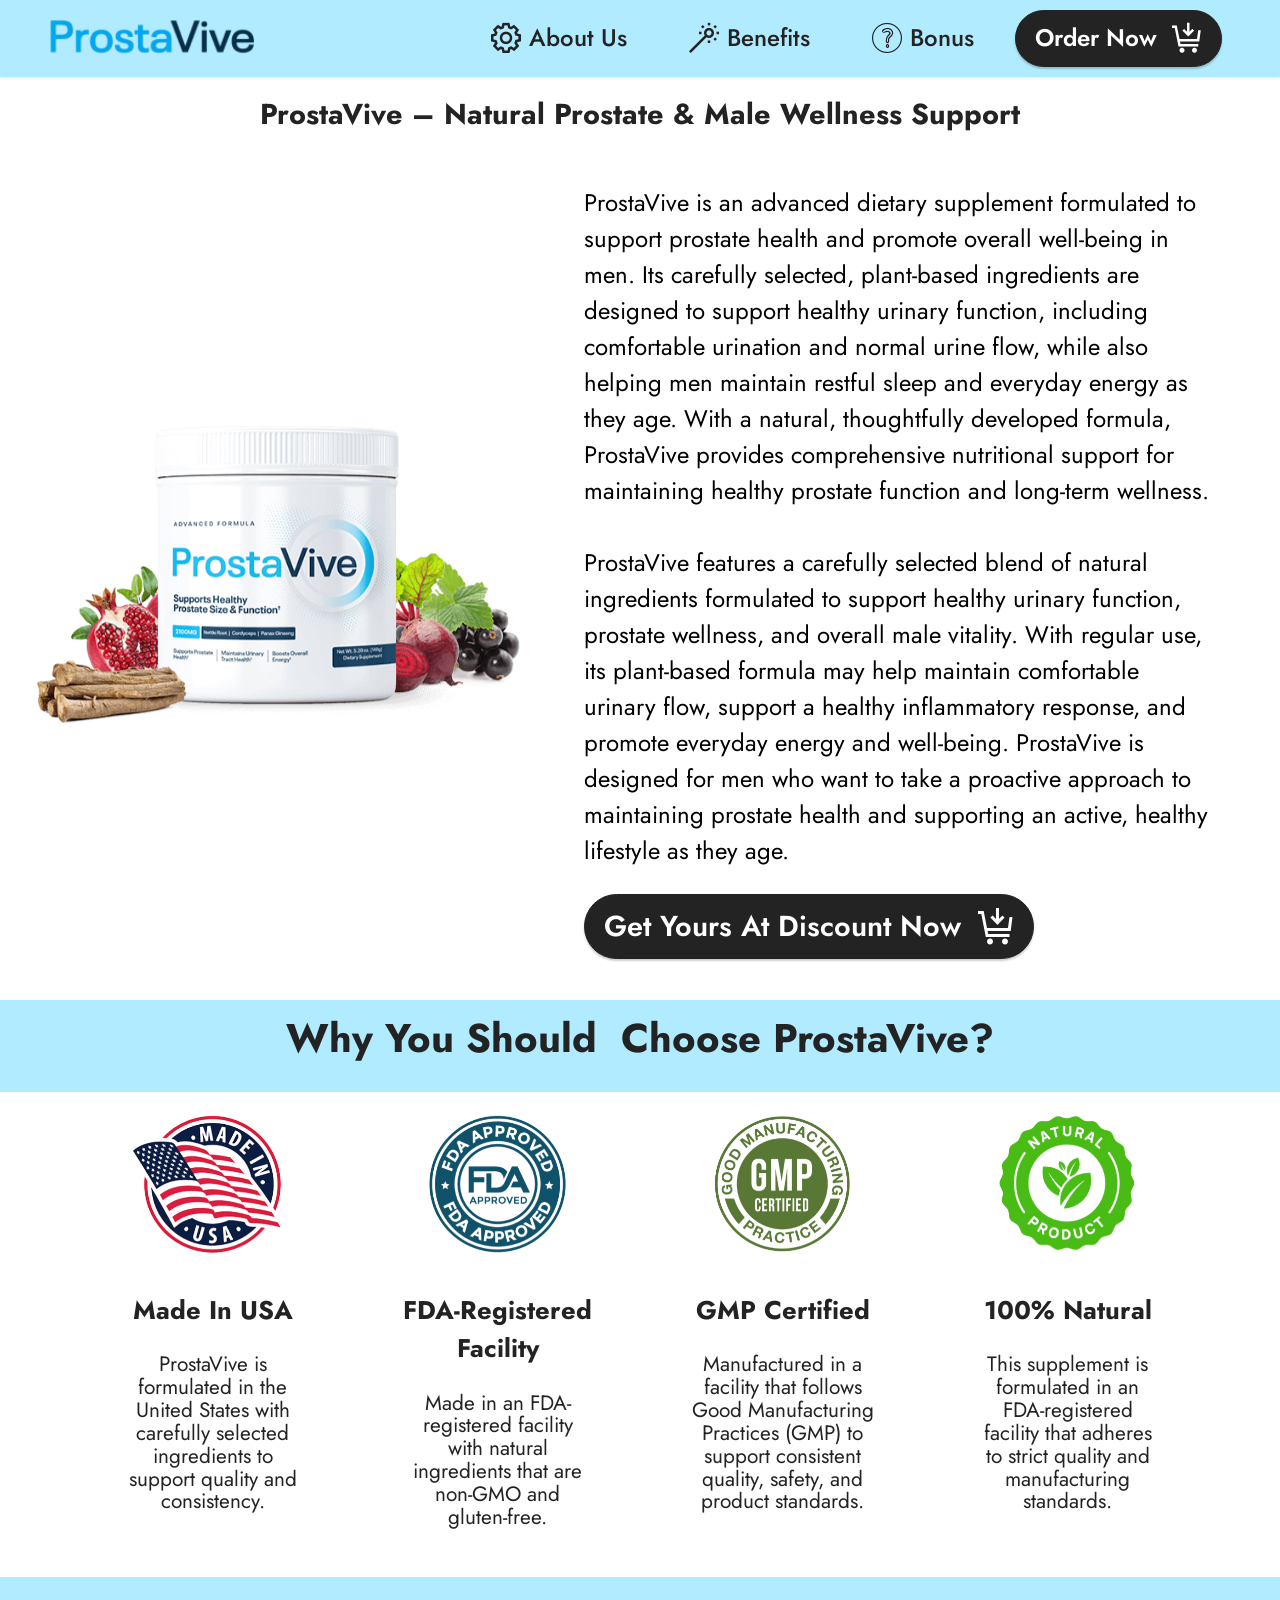
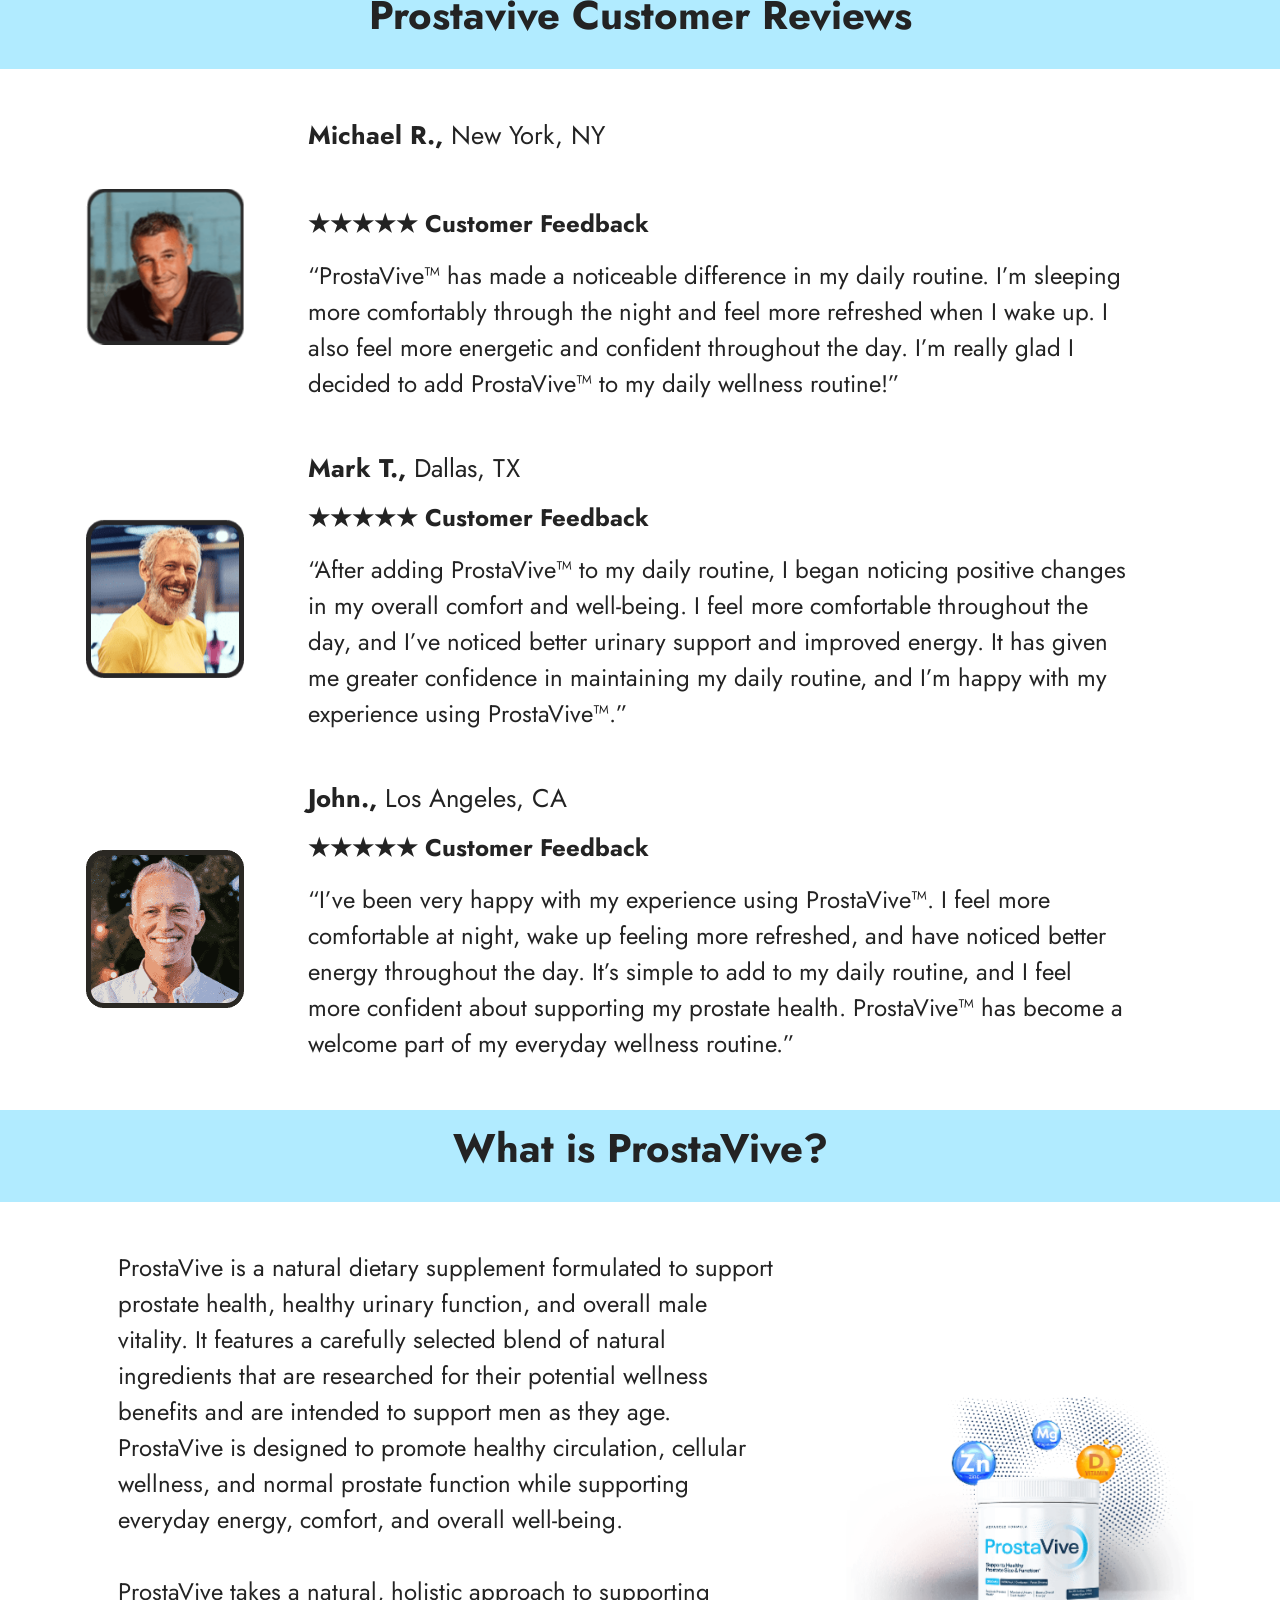
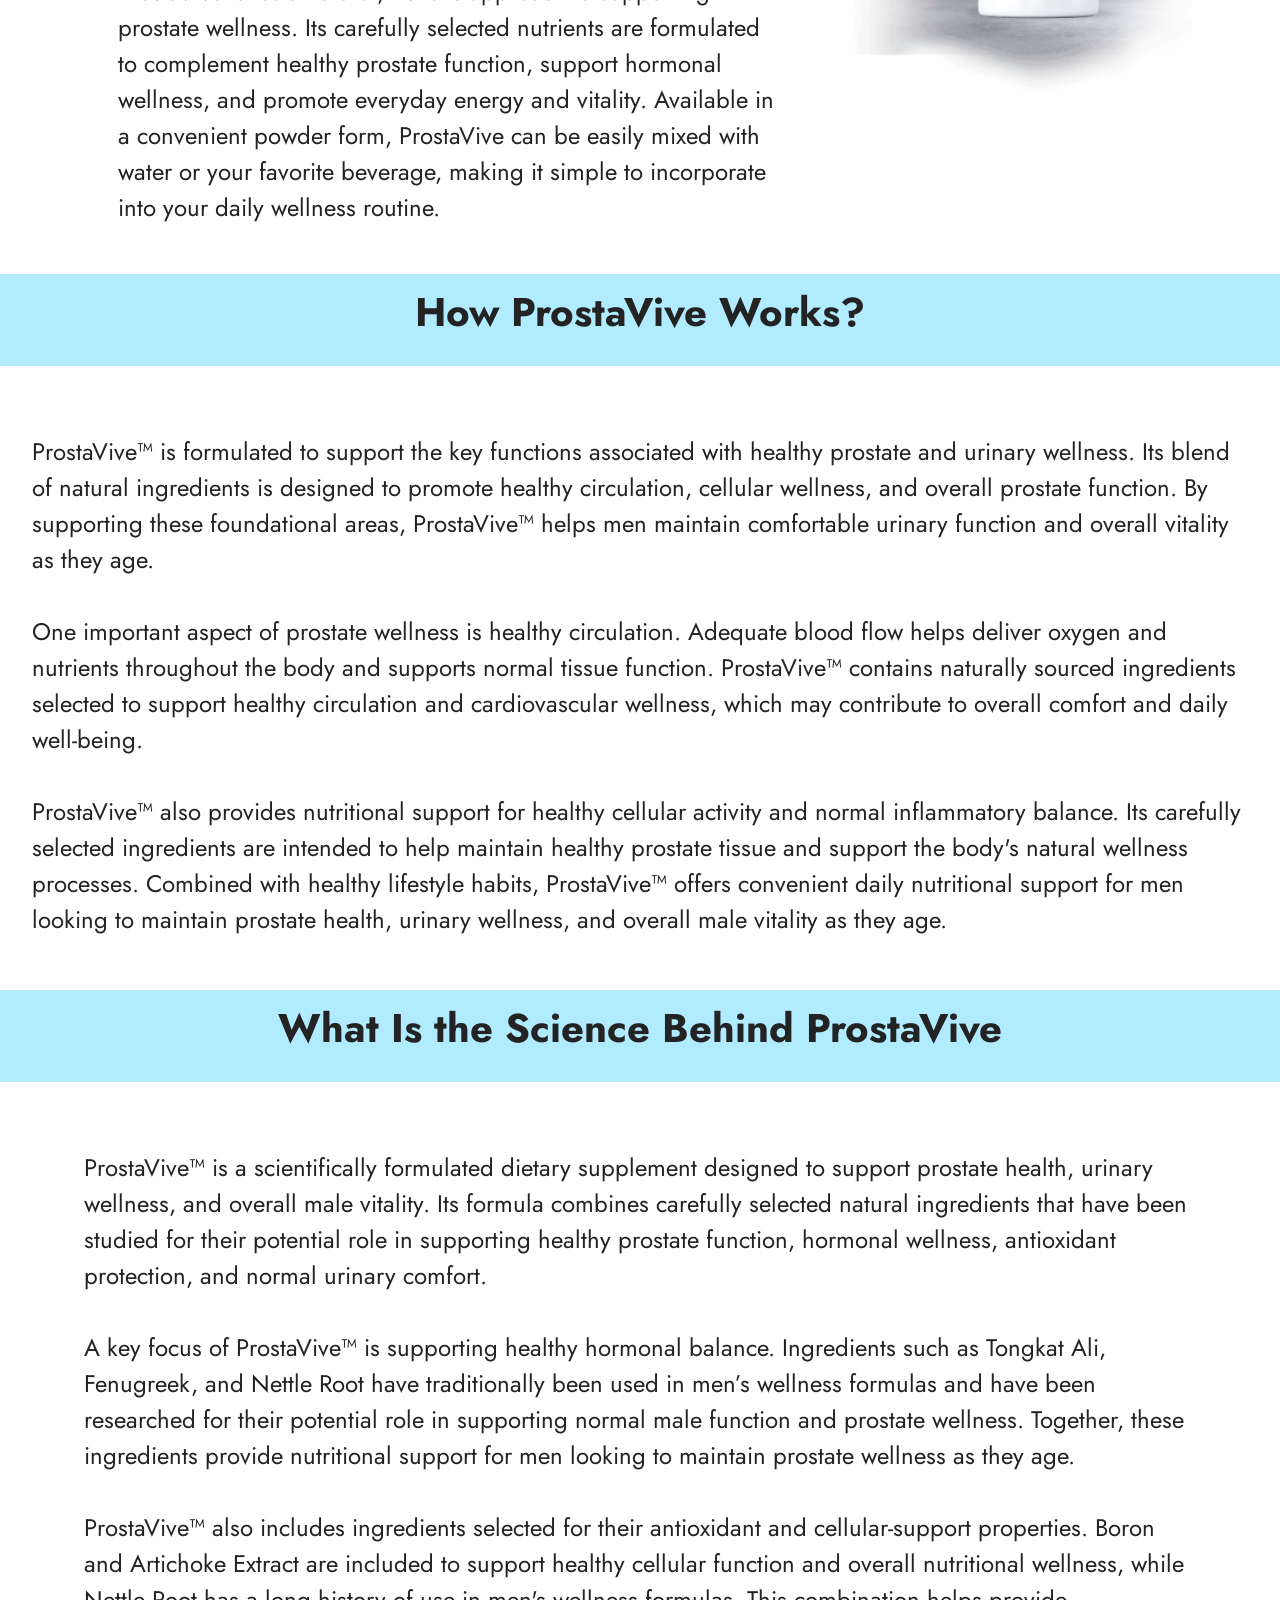
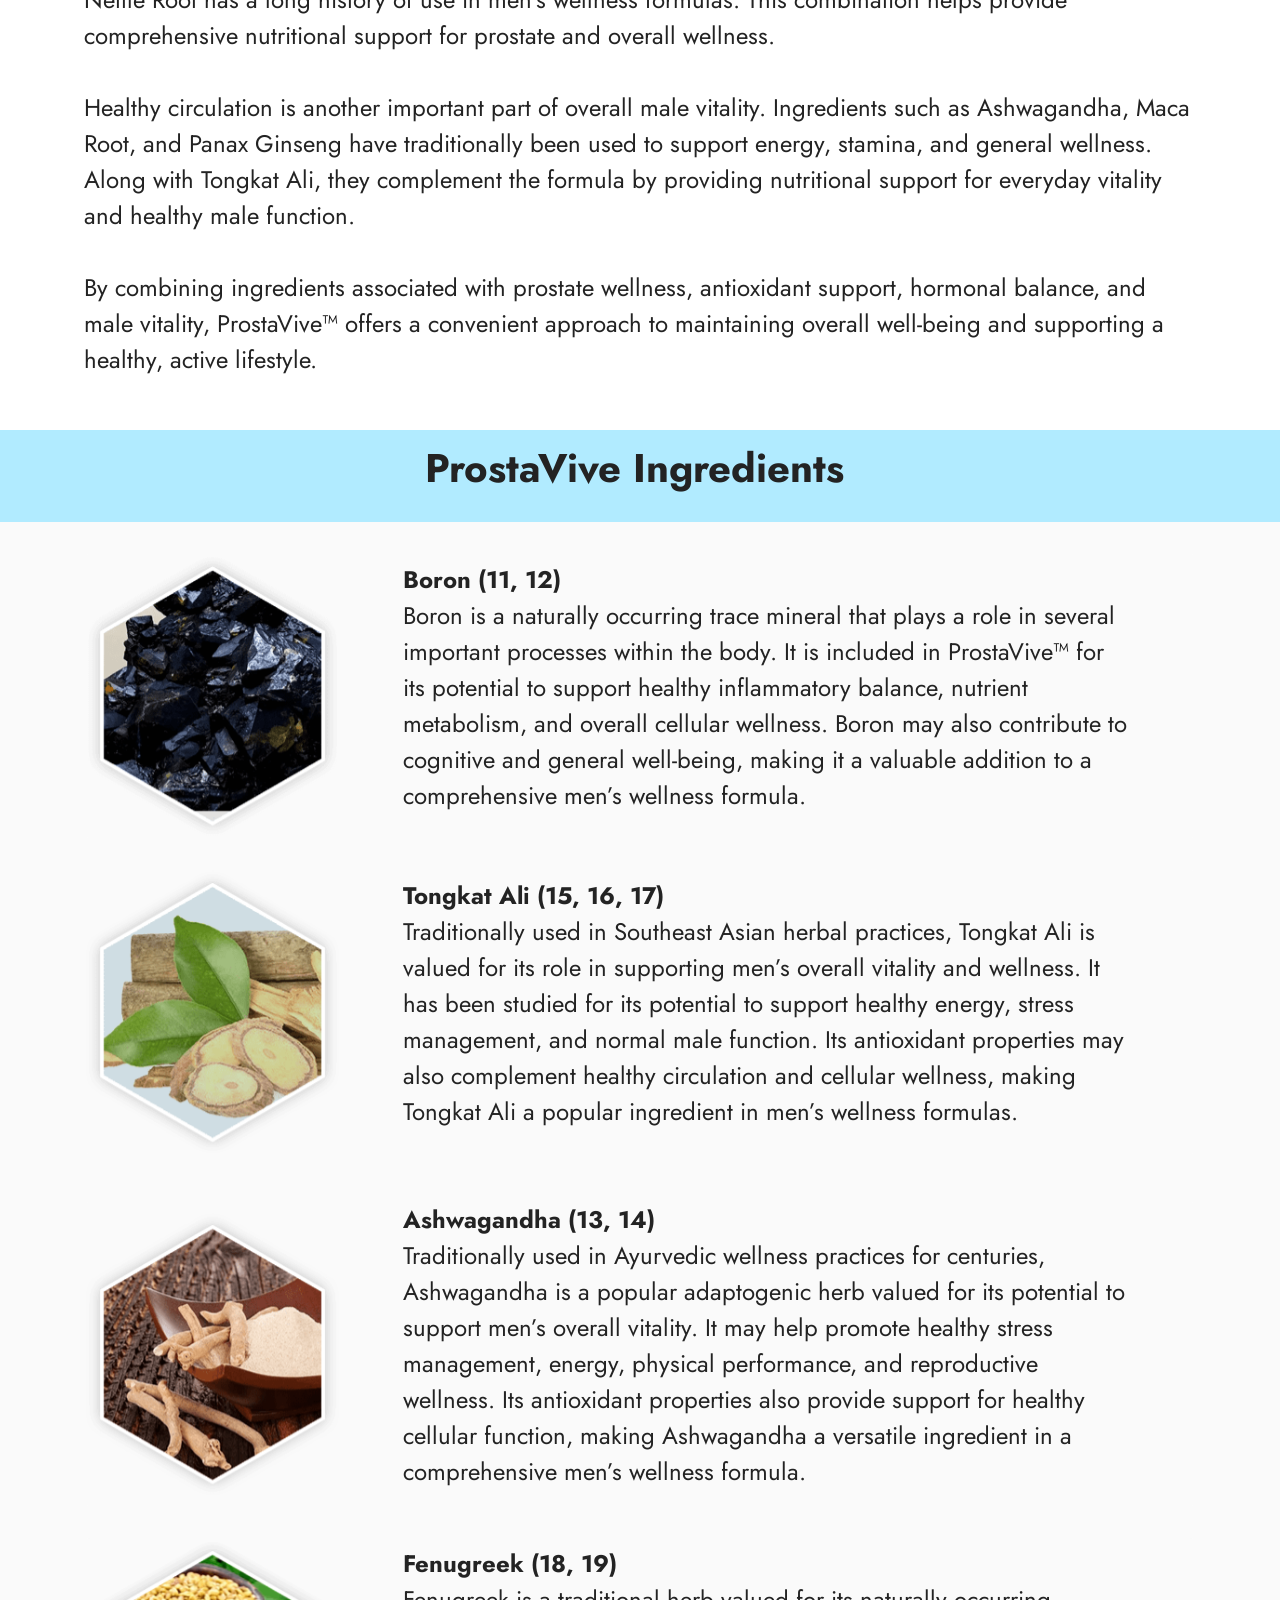
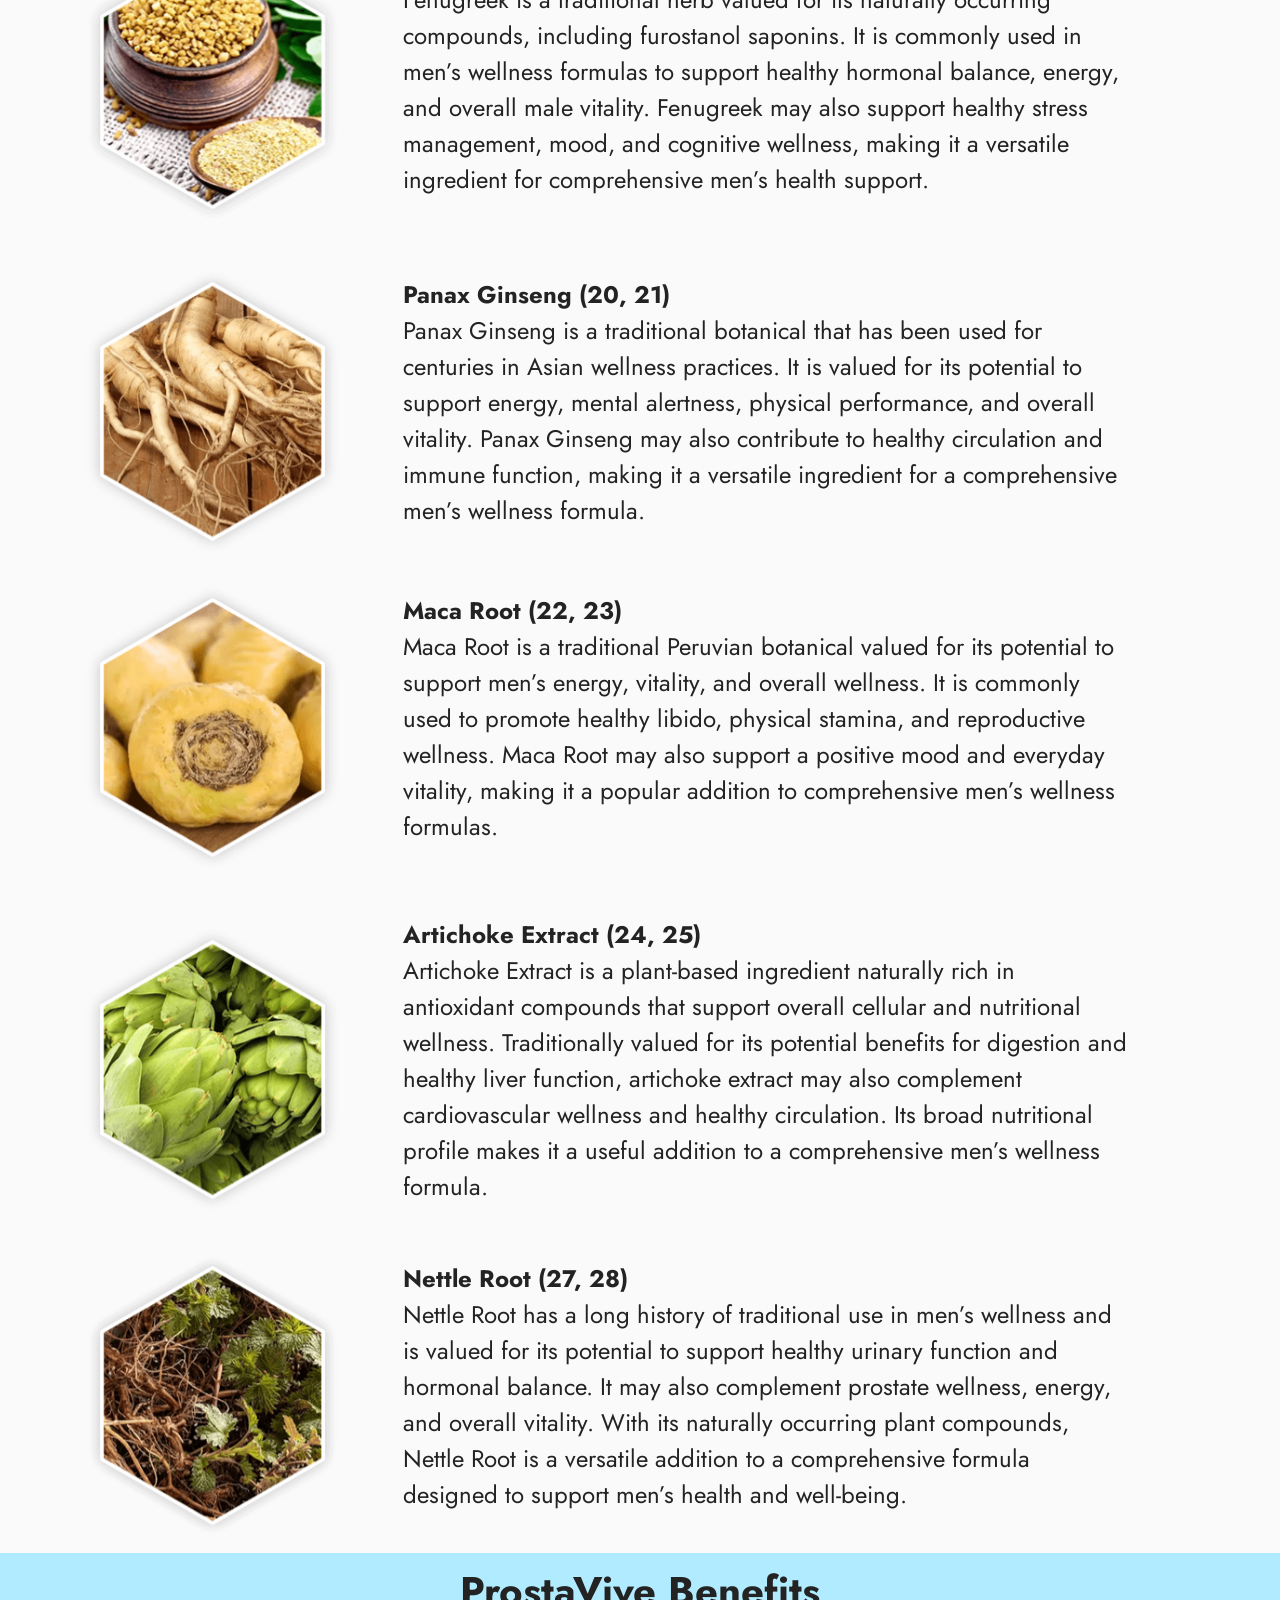
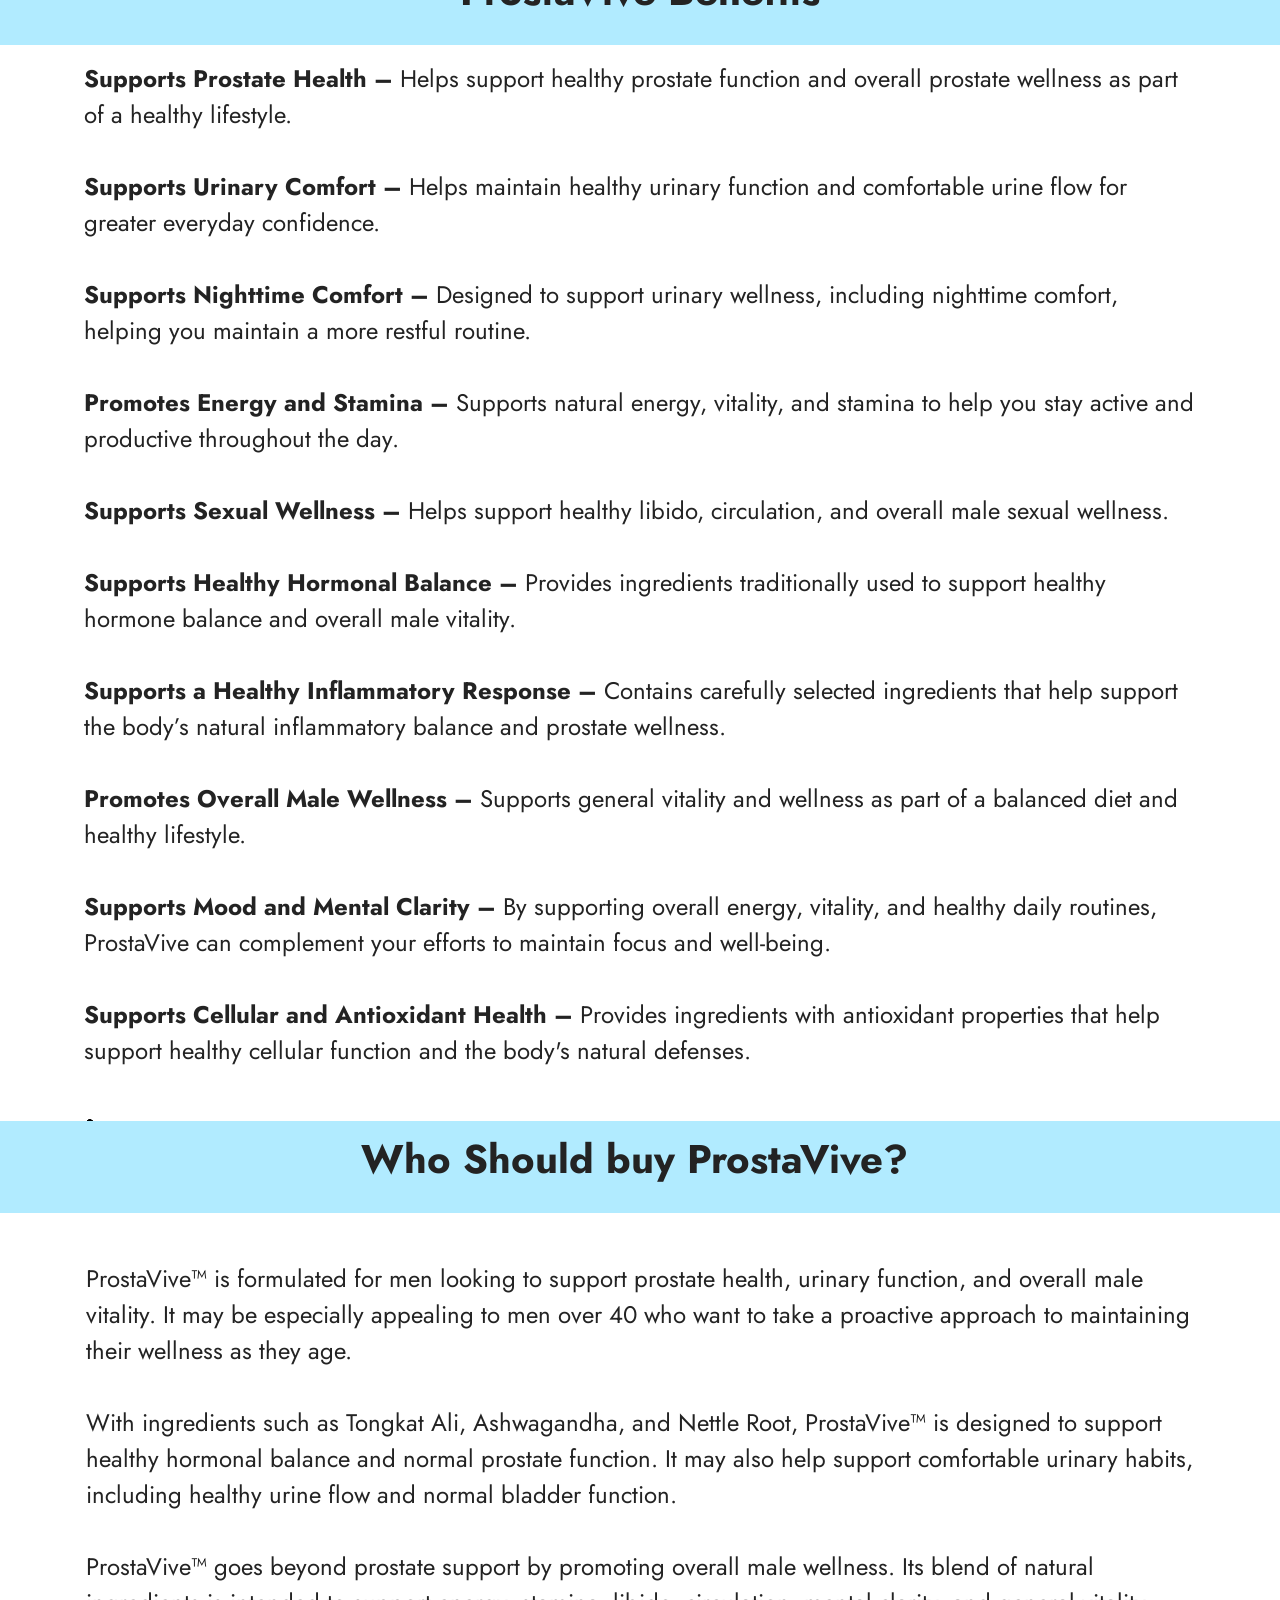
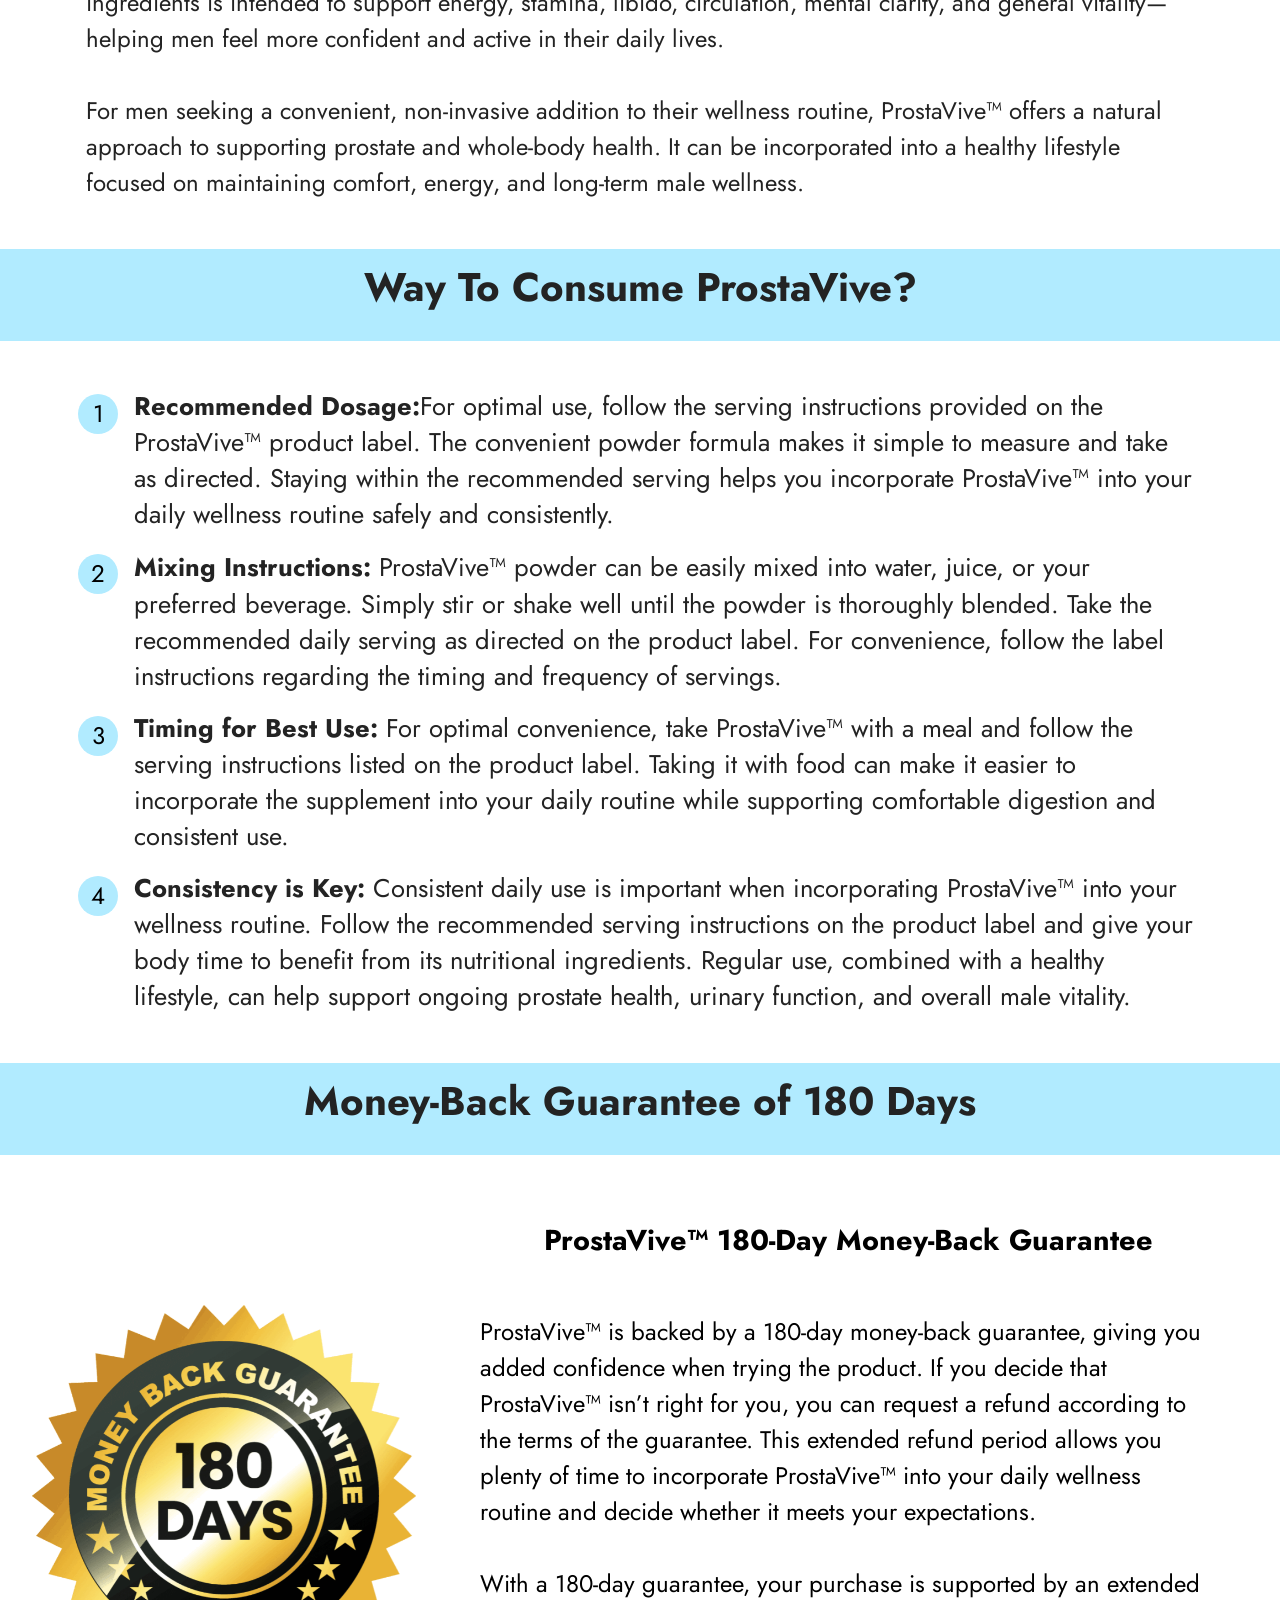
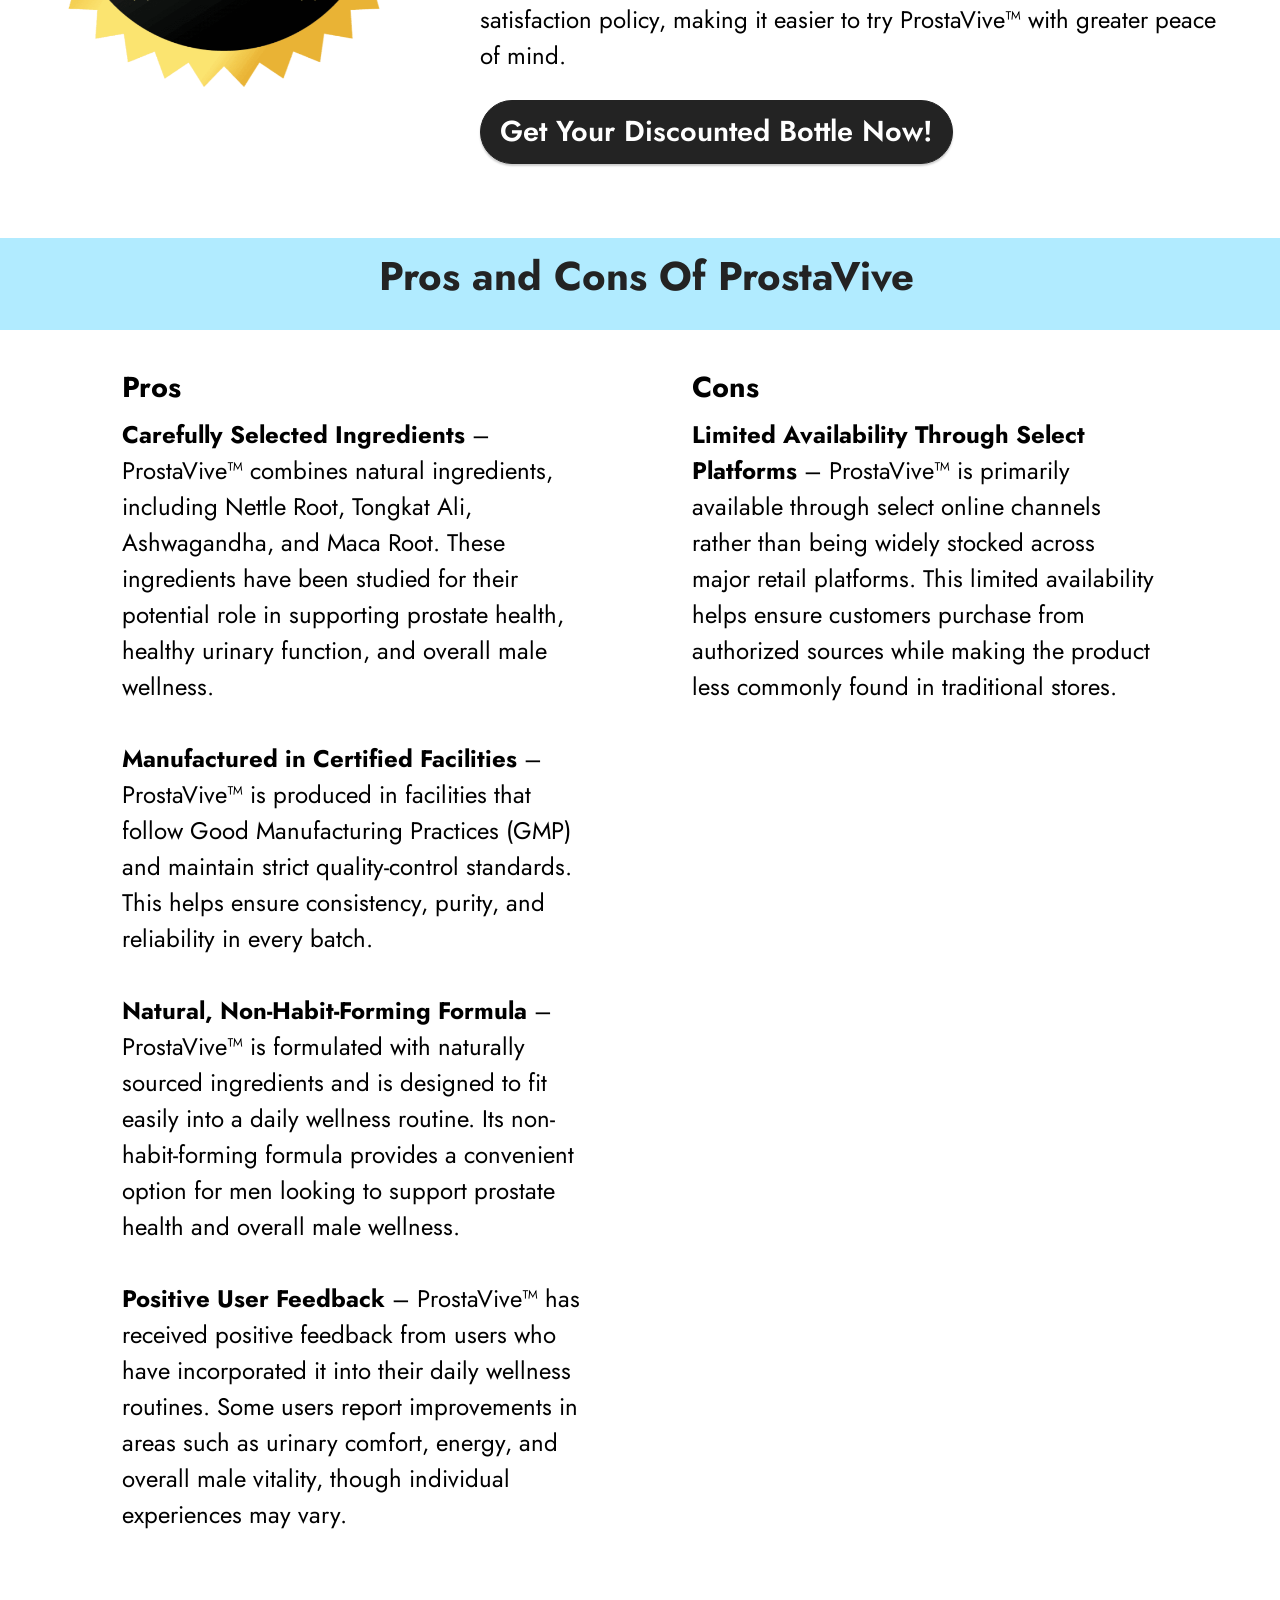
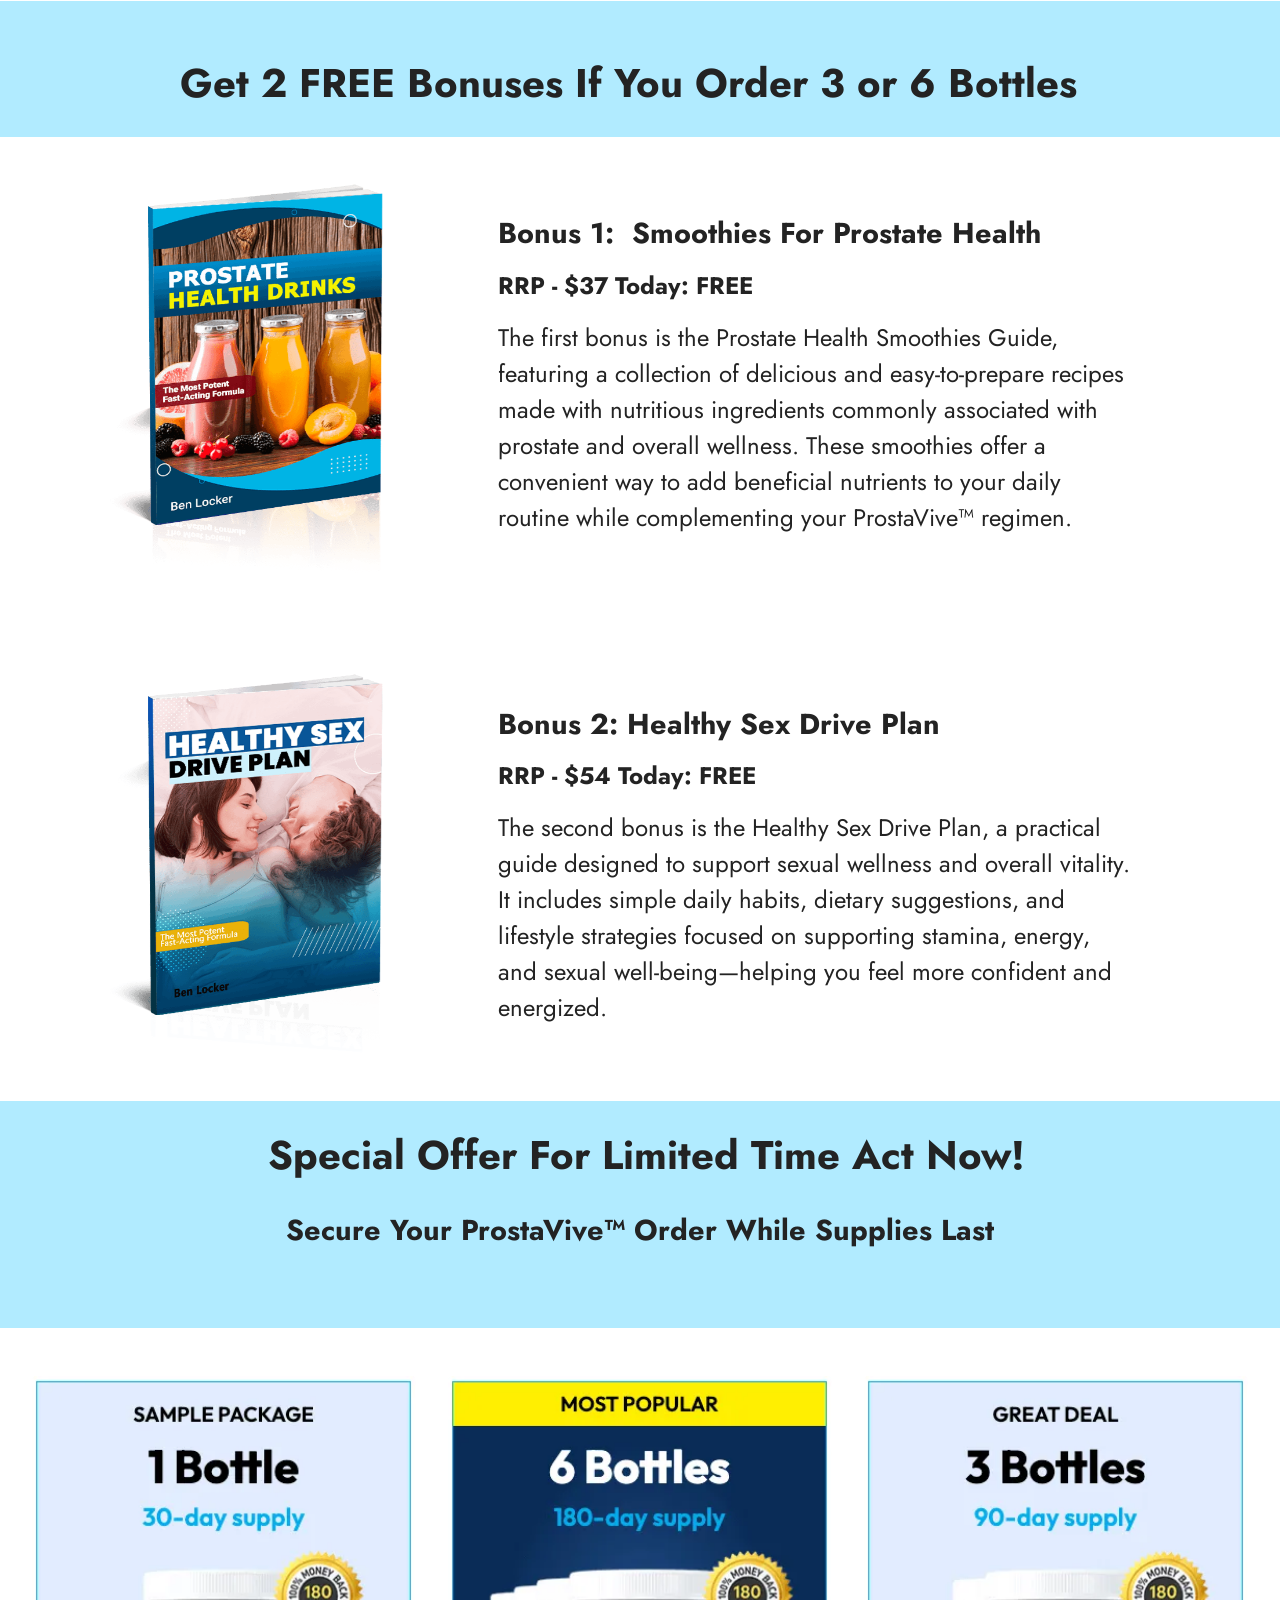
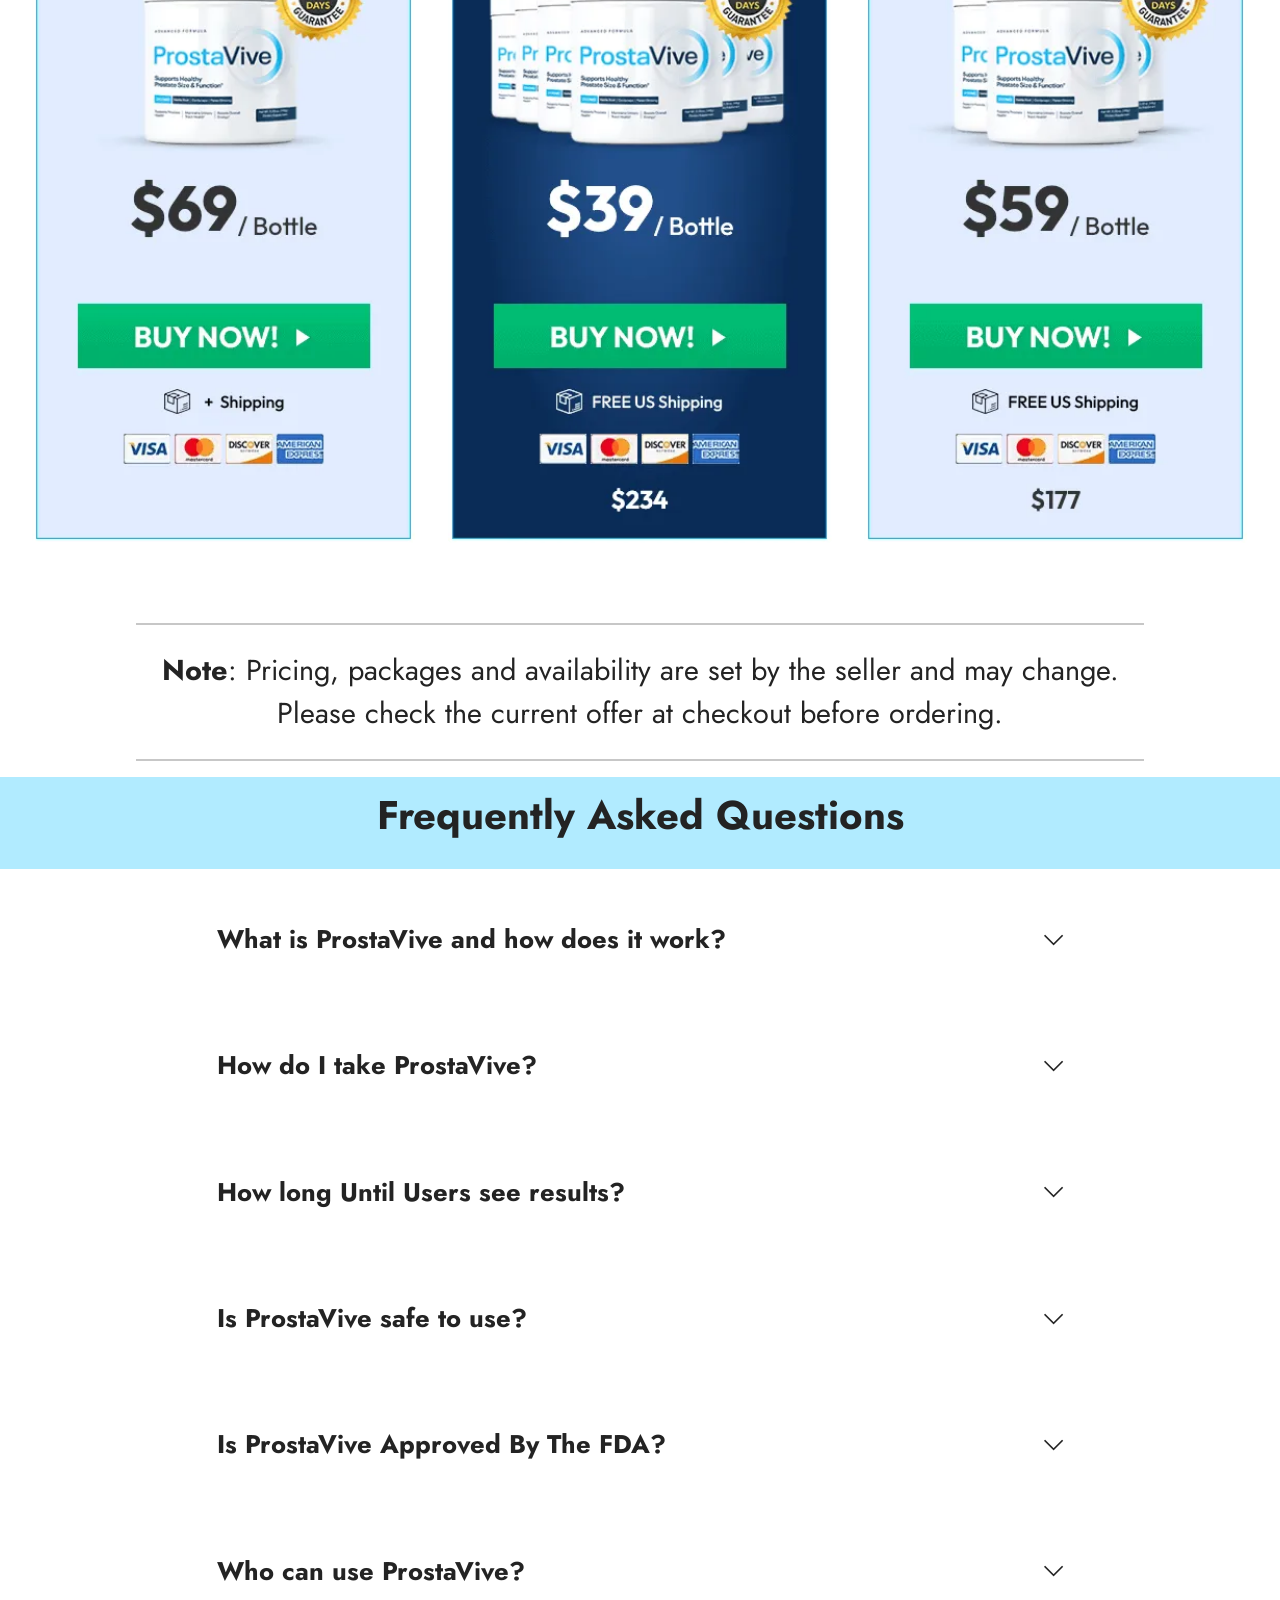
<file: index.html>
<!DOCTYPE html>
<html lang="en-us" >
<head>
	<meta name="msvalidate.01" content="C502622D3C9C6154D304B30B41F47983" />
	<!-- Google tag (gtag.js) -->
<script async src="https://www.googletagmanager.com/gtag/js?id=G-Y29HX2BEBQ"></script>
<script>
  window.dataLayer = window.dataLayer || [];
  function gtag(){dataLayer.push(arguments);}
  gtag('js', new Date());

  gtag('config', 'G-Y29HX2BEBQ');
</script>
	<meta name="google-site-verification" content="T5gnR4YxQ00rdzx3wHln2g9mlZLgam8pT8Kg2iHc2Og" />
  <!-- Site made with Mobirise Website Builder v6.1.12, https://mobirise.com -->
  <meta charset="UTF-8">
  <meta http-equiv="X-UA-Compatible" content="IE=edge">
  <meta name="generator" content="Mobirise v6.1.12, mobirise.com">
  <meta name="twitter:card" content="summary_large_image"/>
  <meta name="twitter:image:src" content="assets/images/index-meta.png">
  <meta property="og:image" content="assets/images/index-meta.png">
  <meta name="twitter:title" content="ProstaVive Reviews 2026 – Ingredients, Price &amp; Does It Work?">
  <meta name="twitter:description" content="Read our ProstaVive review: ingredients, how it works, benefits, pros and cons, price and the 180-day money-back guarantee, before you decide.">
  <meta property="og:title" content="ProstaVive Reviews 2026 – Ingredients, Price &amp; Does It Work?">
  <meta property="og:description" content="Read our ProstaVive review: ingredients, how it works, benefits, pros and cons, price and the 180-day money-back guarantee, before you decide.">
  <meta property="og:type" content="website">
  <meta property="og:url" content="https://www.prostaavive.store/">
  <meta property="og:site_name" content="ProstaVive Review">
  <meta name="viewport" content="width=device-width, initial-scale=1, minimum-scale=1">
  <link rel="shortcut icon" href="assets/images/product12-809x693201-128x110.png" type="image/x-icon">
  <meta name="description" content="Read our ProstaVive review: ingredients, how it works, benefits, pros and cons, price and the 180-day money-back guarantee, before you decide.">
  
  
  <title>ProstaVive Reviews 2026 – Ingredients, Price &amp; Does It Work?</title>
	<link rel="canonical" href="https://www.prostaavive.store/">
  <script type="application/ld+json">
{
  "@context": "https://schema.org",
  "@type": "FAQPage",
  "mainEntity": [
    {
      "@type": "Question",
      "name": "What is ProstaVive and how does it work?",
      "acceptedAnswer": {
        "@type": "Answer",
        "text": "ProstaVive™ is a dietary supplement formulated to support prostate health, healthy urinary function, and overall male wellness. It combines a blend of botanical ingredients and essential nutrients traditionally used to support urinary comfort and normal prostate function. With regular use, ProstaVive™ may help support healthy urine flow, hormonal balance, and prostate wellness as men age."
      }
    },
    {
      "@type": "Question",
      "name": "How do I take ProstaVive?",
      "acceptedAnswer": {
        "@type": "Answer",
        "text": "Simply mix one scoop of ProstaVive™ powder with water or your favorite beverage once daily. For convenient daily use, consider taking it with a meal and at the same time each day to help maintain a consistent routine."
      }
    },
    {
      "@type": "Question",
      "name": "How long Until Users see results?",
      "acceptedAnswer": {
        "@type": "Answer",
        "text": "Results may vary depending on individual factors, including your overall health and lifestyle. Some users may notice changes within the first one to two weeks, while others may require more time. Consistent use and patience are important, as individual results can vary."
      }
    },
    {
      "@type": "Question",
      "name": "Is ProstaVive safe to use?",
      "acceptedAnswer": {
        "@type": "Answer",
        "text": "Yes, ProstaVive™ is formulated with natural ingredients and is free from GMOs and synthetic additives. It is manufactured in FDA-registered, GMP-certified facilities that follow established quality and manufacturing standards. If you have a medical condition, take prescription or over-the-counter medications, or have any concerns about using dietary supplements, consult a qualified healthcare professional before use."
      }
    },
    {
      "@type": "Question",
      "name": "Is ProstaVive Approved By The FDA?",
      "acceptedAnswer": {
        "@type": "Answer",
        "text": "Dietary supplements are not approved by the FDA before they are sold, and ProstaVive™ is no exception. It is manufactured in the USA in an FDA-registered, GMP-certified facility that follows established quality and manufacturing standards."
      }
    },
    {
      "@type": "Question",
      "name": "Who can use ProstaVive?",
      "acceptedAnswer": {
        "@type": "Answer",
        "text": "ProstaVive™ is formulated for adult men seeking to support prostate health, maintain healthy urinary function, and promote overall vitality. It is not intended for women or individuals under the age of 18."
      }
    }
  ]
}
  </script>
  <link rel="stylesheet" href="assets/web/assets/mobirise-icons2/mobirise2.css">
  <link rel="stylesheet" href="assets/web/assets/mobirise-icons/mobirise-icons.css">
  <link rel="stylesheet" href="assets/bootstrap/css/bootstrap.min.css">
  <link rel="stylesheet" href="assets/animatecss/animate.css">
  <link rel="stylesheet" href="assets/dropdown/css/style.css">
  <link rel="stylesheet" href="assets/socicon/css/styles.css">
  <link rel="stylesheet" href="assets/theme/css/style.css">
  <link rel="preload" href="https://fonts.googleapis.com/css?family=Jost:100,200,300,400,500,600,700,800,900,100i,200i,300i,400i,500i,600i,700i,800i,900i&display=swap" as="style" onload="this.onload=null;this.rel='stylesheet'">
  <noscript><link rel="stylesheet" href="https://fonts.googleapis.com/css?family=Jost:100,200,300,400,500,600,700,800,900,100i,200i,300i,400i,500i,600i,700i,800i,900i&display=swap"></noscript>
  <link rel="preload" as="style" href="assets/mobirise/css/mbr-additional.css?v=mV1SrF"><link rel="stylesheet" href="assets/mobirise/css/mbr-additional.css?v=mV1SrF" type="text/css">

  
  
  
</head>
<body>
  
  <section data-bs-version="5.1" class="menu menu1 cid-tLZhHS3VQE" once="menu" id="menu1-39">
    

    <nav class="navbar navbar-dropdown navbar-expand-lg">
        <div class="container-fluid">
            <div class="navbar-brand">
                <span class="navbar-logo">
                    
                        <a href="https://709307f1n06vftac084h366rbu.hop.clickbank.net/?&traffic_source=website&extclid=abhi135 "><img src="assets/images/logo-pv201-198x46.png" alt="Prostavive" style="height: 3rem;"></a>
                    
                </span>
                
            </div>
            <button class="navbar-toggler" type="button" data-toggle="collapse" data-bs-toggle="collapse" data-target="#navbarSupportedContent" data-bs-target="#navbarSupportedContent" aria-controls="navbarNavAltMarkup" aria-expanded="false" aria-label="Toggle navigation">
                <div class="hamburger">
                    <span></span>
                    <span></span>
                    <span></span>
                    <span></span>
                </div>
            </button>
            <div class="collapse navbar-collapse" id="navbarSupportedContent">
                <ul class="navbar-nav nav-dropdown" data-app-modern-menu="true"><li class="nav-item"><a class="nav-link link text-black text-primary display-4" href="index.html#content4-1i"><span class="mobi-mbri mobi-mbri-setting mbr-iconfont mbr-iconfont-btn"></span>
                            About Us</a></li>
                    <li class="nav-item"><a class="nav-link link text-black text-primary display-4" href="index.html#content4-28"><span class="mobi-mbri mobi-mbri-magic-stick mbr-iconfont mbr-iconfont-btn"></span>Benefits</a></li>
                    <li class="nav-item"><a class="nav-link link text-black text-primary display-4" href="index.html#team2-31"><span class="mbri-question mbr-iconfont mbr-iconfont-btn"></span>Bonus</a>
                    </li></ul>
                
                <div class="navbar-buttons mbr-section-btn"><a class="btn btn-black display-4" href="https://709307f1n06vftac084h366rbu.hop.clickbank.net/?&traffic_source=website&extclid=abhi135 "><span class="mobi-mbri mobi-mbri-cart-add mbr-iconfont mbr-iconfont-btn"></span>Order Now&nbsp;</a></div>
            </div>
        </div>
    </nav>
</section>

<section data-bs-version="5.1" class="content4 cid-uxo1n3taqj" id="content4-3u">
    

    
    
    <div class="container">
        <div class="row justify-content-center">
            <div class="title col-md-12 col-lg-12">
                <h3 class="mbr-section-title mbr-fonts-style align-center mb-4 display-5"><strong>ProstaVive – Natural Prostate &amp; Male Wellness Support</strong></h3>
                
                
            </div>
        </div>
    </div>
</section>

<section data-bs-version="5.1" class="header11 cid-tLuPqYs9AI" id="header11-1n">

    

    
    

    <div class="container-fluid">
        <div class="row justify-content-center">
            <div class="col-12 col-md-5 image-wrapper">
                <a href="https://709307f1n06vftac084h366rbu.hop.clickbank.net/?&traffic_source=website&extclid=abhi135 "><img class="w-100" src="assets/images/prostavive-574x354.webp" alt="ProstaVive Buy"></a>
            </div>
            <div class="col-12 col-md">
                <div class="text-wrapper text-center">
                    
                    <p class="mbr-text mbr-fonts-style display-4">ProstaVive is an advanced dietary supplement formulated to support prostate health and promote overall well-being in men. Its carefully selected, plant-based ingredients are designed to support healthy urinary function, including comfortable urination and normal urine flow, while also helping men maintain restful sleep and everyday energy as they age. With a natural, thoughtfully developed formula, ProstaVive provides comprehensive nutritional support for maintaining healthy prostate function and long-term wellness.<br><br>ProstaVive features a carefully selected blend of natural ingredients formulated to support healthy urinary function, prostate wellness, and overall male vitality. With regular use, its plant-based formula may help maintain comfortable urinary flow, support a healthy inflammatory response, and promote everyday energy and well-being. ProstaVive is designed for men who want to take a proactive approach to maintaining prostate health and supporting an active, healthy lifestyle as they age.<br></p>
                    <div class="mbr-section-btn mt-3"><a class="btn btn-black display-5" href="https://709307f1n06vftac084h366rbu.hop.clickbank.net/?&traffic_source=website&extclid=abhi135 "><span class="mobi-mbri mobi-mbri-cart-add mbr-iconfont mbr-iconfont-btn"></span>Get Yours At Discount Now&nbsp;</a></div>
                </div>
            </div>
        </div>
    </div>
</section>

<section data-bs-version="5.1" class="content4 cid-tLqit2o876" id="content4-1b">
    

    
    
    <div class="container-fluid">
        <div class="row justify-content-center">
            <div class="title col-md-12 col-lg-12">
                <h3 class="mbr-section-title mbr-fonts-style align-center mb-4 display-2"><strong>Why You Should&nbsp; Choose ProstaVive?</strong></h3>
                
                
            </div>
        </div>
    </div>
</section>

<section data-bs-version="5.1" class="team1 cid-tLujowtRM5" id="team1-1g">
    

    
    
    <div class="container">
        <div class="row justify-content-center">
            
            <div class="col-sm-6 col-lg-3">
                <div class="card-wrap">
                    <div class="image-wrap">
                        <img src="assets/images/made-in-usa-500x300.webp" alt="ProstaVive Buy">
                    </div>
                    <div class="content-wrap">
                        <h5 class="mbr-section-title card-title mbr-fonts-style align-center m-0 display-7">
                            <strong>Made In USA</strong></h5>
                        
                        <p class="card-text mbr-fonts-style align-center display-1"><br>ProstaVive is formulated in the United States with carefully selected ingredients to support quality and consistency.<br></p>
                        
                        
                    </div>
                </div>
            </div>

            <div class="col-sm-6 col-lg-3">
                <div class="card-wrap">
                    <div class="image-wrap">
                        <img src="assets/images/fda-500x300.webp" alt="ProstaVive Buy">
                    </div>
                    <div class="content-wrap">
                        <h5 class="mbr-section-title card-title mbr-fonts-style align-center m-0 display-7"><strong>FDA-Registered Facility</strong></h5>
                        
                        <p class="card-text mbr-fonts-style align-center display-1"><br>Made in an FDA-registered facility with natural ingredients that are non-GMO and gluten-free.<br></p>
                        
                        
                    </div>
                </div>
            </div>

            <div class="col-sm-6 col-lg-3">
                <div class="card-wrap">
                    <div class="image-wrap">
                        <img src="assets/images/gmp-certified-500x300.webp" alt="ProstaVive Buy">
                    </div>
                    <div class="content-wrap">
                        <h5 class="mbr-section-title card-title mbr-fonts-style align-center m-0 display-7"><strong>GMP Certified</strong></h5>
                        
                        <p class="card-text mbr-fonts-style align-center display-1"><br>Manufactured in a facility that follows Good Manufacturing Practices (GMP) to support consistent quality, safety, and product standards.<br></p>
                        
                        
                    </div>
                </div>
            </div>

            <div class="col-sm-6 col-lg-3">
                <div class="card-wrap">
                    <div class="image-wrap">
                        <img src="assets/images/natural-product-500x300.webp" alt="ProstaVive Buy">
                    </div>
                    <div class="content-wrap">
                        <h5 class="mbr-section-title card-title mbr-fonts-style align-center m-0 display-7"><strong>100% Natural</strong></h5>
                        
                        <p class="card-text mbr-fonts-style align-center display-1"><br>This supplement is formulated in an FDA-registered facility that adheres to strict quality and manufacturing standards.<br></p>
                        
                        
                    </div>
                </div>
            </div>
        </div>
    </div>
</section>

<section data-bs-version="5.1" class="content4 cid-uZjs0a9Edd" id="content4-4e">
    

    
    
    <div class="container-fluid">
        <div class="row justify-content-center">
            <div class="title col-md-12 col-lg-10">
                <h3 class="mbr-section-title mbr-fonts-style align-center mb-4 display-2"><strong>Prostavive Customer Reviews</strong></h3>
                
                
            </div>
        </div>
    </div>
</section>

<section data-bs-version="5.1" class="team2 cid-uZjs1mJ0U6" xmlns="http://www.w3.org/1999/html" id="team2-4f">
    

    
    
    <div class="container">
        <div class="item features-image">
            <div class="item-wrapper">
                <div class="row align-items-center">
                    <div class="col-12 col-md-2">
                        <div class="image-wrapper">
                            <img src="assets/images/red-boost-reviews-by-brain-b-2-167x165.webp" alt="ProstaVive_Customer_Reviews">
                        </div>
                    </div>
                    <div class="col-12 col-md">
                        <div class="card-box">
                            <h5 class="card-title mbr-fonts-style m-0 mb-3 display-7"><strong>Michael R., </strong>New York, NY<div><strong><br></strong></div></h5>
                            <h6 class="card-subtitle mbr-fonts-style mb-3 display-4"><strong>★★★★★ Customer Feedback</strong></h6>
                            <p class="mbr-text mbr-fonts-style display-4">“ProstaVive™ has made a noticeable difference in my daily routine. I’m sleeping more comfortably through the night and feel more refreshed when I wake up. I also feel more energetic and confident throughout the day. I’m really glad I decided to add ProstaVive™ to my daily wellness routine!”<br></p>
                            
                        </div>
                    </div>
                </div>
            </div>
        </div>
        <div class="item features-image">
            <div class="item-wrapper">
                <div class="row align-items-center">
                    <div class="col-12 col-md-2">
                        <div class="image-wrapper">
                            <a href="https://7ece9gn7x7sxb6dovc2d8afx7p.hop.clickbank.net/"><img src="assets/images/prostavive-customer-reviews-192x192.webp" alt="ProstaVive_Customer_Reviews_1"></a>
                        </div>
                    </div>
                    <div class="col-12 col-md">
                        <div class="card-box">
                            <h5 class="card-title mbr-fonts-style m-0 mb-3 display-7"><strong>Mark T., </strong>Dallas, TX&nbsp;</h5>
                            <h6 class="card-subtitle mbr-fonts-style mb-3 display-4"><strong>★★★★★ Customer Feedback</strong></h6>
                            <p class="mbr-text mbr-fonts-style display-4">“After adding ProstaVive™ to my daily routine, I began noticing positive changes in my overall comfort and well-being. I feel more comfortable throughout the day, and I’ve noticed better urinary support and improved energy. It has given me greater confidence in maintaining my daily routine, and I’m happy with my experience using ProstaVive™.”<br></p>
                            
                        </div>
                    </div>
                </div>
            </div>
        </div>
        <div class="item features-image">
            <div class="item-wrapper">
                <div class="row align-items-center">
                    <div class="col-12 col-md-2">
                        <div class="image-wrapper">
                            <img src="assets/images/prostavive-reviews-288x288.webp" alt="ProstaVive_Customer_Reviews3">
                        </div>
                    </div>
                    <div class="col-12 col-md">
                        <div class="card-box">
                            <h5 class="card-title mbr-fonts-style m-0 mb-3 display-7"><strong>John., </strong>Los Angeles, CA</h5>
                            <h6 class="card-subtitle mbr-fonts-style mb-3 display-4"><div><strong>★★★★★ Customer Feedback</strong></div></h6>
                            <p class="mbr-text mbr-fonts-style display-4">“I’ve been very happy with my experience using ProstaVive™. I feel more comfortable at night, wake up feeling more refreshed, and have noticed better energy throughout the day. It’s simple to add to my daily routine, and I feel more confident about supporting my prostate health. ProstaVive™ has become a welcome part of my everyday wellness routine.”<br></p>
                            
                        </div>
                    </div>
                </div>
            </div>
        </div>
    </div>
</section>

<section data-bs-version="5.1" class="content4 cid-tLulPUuKfr" id="content4-1i">
    

    
    
    <div class="container-fluid">
        <div class="row justify-content-center">
            <div class="title col-md-12 col-lg-10">
                <h3 class="mbr-section-title mbr-fonts-style align-center mb-4 display-2"><strong>What is ProstaVive?</strong></h3>
                
                
            </div>
        </div>
    </div>
</section>

<section data-bs-version="5.1" class="image2 cid-uxpgHzBnbg" id="image2-3v">
    

    
    

    <div class="container">
        <div class="row align-items-center">
            <div class="col-12 col-lg-4">
                <div class="image-wrapper">
                    <a href="https://709307f1n06vftac084h366rbu.hop.clickbank.net/?&traffic_source=website&extclid=abhi135 "><img src="assets/images/product12-809x693.png" alt="ProstaVive Buy"></a>
                    
                </div>
            </div>
            <div class="col-12 col-lg">
                <div class="text-wrapper">
                    
                    <p class="mbr-text mbr-fonts-style display-4">ProstaVive is a natural dietary supplement formulated to support prostate health, healthy urinary function, and overall male vitality. It features a carefully selected blend of natural ingredients that are researched for their potential wellness benefits and are intended to support men as they age. ProstaVive is designed to promote healthy circulation, cellular wellness, and normal prostate function while supporting everyday energy, comfort, and overall well-being.<br><br>ProstaVive takes a natural, holistic approach to supporting prostate wellness. Its carefully selected nutrients are formulated to complement healthy prostate function, support hormonal wellness, and promote everyday energy and vitality. Available in a convenient powder form, ProstaVive can be easily mixed with water or your favorite beverage, making it simple to incorporate into your daily wellness routine.<br></p>
                </div>
            </div>
        </div>
    </div>
</section>

<section data-bs-version="5.1" class="content4 cid-tLuTpvXGyO" id="content4-1o">
    

    
    
    <div class="container-fluid">
        <div class="row justify-content-center">
            <div class="title col-md-12 col-lg-10">
                <h3 class="mbr-section-title mbr-fonts-style align-center mb-4 display-2"><strong>How ProstaVive Works?</strong></h3>
                
                
            </div>
        </div>
    </div>
</section>

<section data-bs-version="5.1" class="content5 cid-tLuTTTP8Zb" id="content5-1p">
    
    <div class="container-fluid">
        <div class="row justify-content-center">
            <div class="col-md-12 col-lg-12">
                
                
                <p class="mbr-text mbr-fonts-style display-4"><br>ProstaVive™ is formulated to support the key functions associated with healthy prostate and urinary wellness. Its blend of natural ingredients is designed to promote healthy circulation, cellular wellness, and overall prostate function. By supporting these foundational areas, ProstaVive™ helps men maintain comfortable urinary function and overall vitality as they age.<br><br>One important aspect of prostate wellness is healthy circulation. Adequate blood flow helps deliver oxygen and nutrients throughout the body and supports normal tissue function. ProstaVive™ contains naturally sourced ingredients selected to support healthy circulation and cardiovascular wellness, which may contribute to overall comfort and daily well-being.<br><br>ProstaVive™ also provides nutritional support for healthy cellular activity and normal inflammatory balance. Its carefully selected ingredients are intended to help maintain healthy prostate tissue and support the body's natural wellness processes. Combined with healthy lifestyle habits, ProstaVive™ offers convenient daily nutritional support for men looking to maintain prostate health, urinary wellness, and overall male vitality as they age.<br><br></p>
            </div>
        </div>
    </div>
</section>

<section data-bs-version="5.1" class="content4 cid-udG0UqvQqV" id="content4-3s">
    

    
    
    <div class="container-fluid">
        <div class="row justify-content-center">
            <div class="title col-md-12 col-lg-10">
                <h3 class="mbr-section-title mbr-fonts-style align-center mb-4 display-2"><strong>What Is the Science Behind ProstaVive</strong></h3>
                
                
            </div>
        </div>
    </div>
</section>

<section data-bs-version="5.1" class="content5 cid-udG0WIx7bt" id="content5-3t">
    
    <div class="container-fluid">
        <div class="row justify-content-center">
            <div class="col-md-12 col-lg-11">
                
                
                <p class="mbr-text mbr-fonts-style display-4"><br>ProstaVive™ is a scientifically formulated dietary supplement designed to support prostate health, urinary wellness, and overall male vitality. Its formula combines carefully selected natural ingredients that have been studied for their potential role in supporting healthy prostate function, hormonal wellness, antioxidant protection, and normal urinary comfort.<br><br>A key focus of ProstaVive™ is supporting healthy hormonal balance. Ingredients such as Tongkat Ali, Fenugreek, and Nettle Root have traditionally been used in men’s wellness formulas and have been researched for their potential role in supporting normal male function and prostate wellness. Together, these ingredients provide nutritional support for men looking to maintain prostate wellness as they age.<br><br>ProstaVive™ also includes ingredients selected for their antioxidant and cellular-support properties. Boron and Artichoke Extract are included to support healthy cellular function and overall nutritional wellness, while Nettle Root has a long history of use in men's wellness formulas. This combination helps provide comprehensive nutritional support for prostate and overall wellness.<br><br>Healthy circulation is another important part of overall male vitality. Ingredients such as Ashwagandha, Maca Root, and Panax Ginseng have traditionally been used to support energy, stamina, and general wellness. Along with Tongkat Ali, they complement the formula by providing nutritional support for everyday vitality and healthy male function.<br><br>By combining ingredients associated with prostate wellness, antioxidant support, hormonal balance, and male vitality, ProstaVive™ offers a convenient approach to maintaining overall well-being and supporting a healthy, active lifestyle.<br><br></p>
            </div>
        </div>
    </div>
</section>

<section data-bs-version="5.1" class="content4 cid-tLvbWzAZVq" id="content4-1x">
    

    
    
    <div class="container-fluid">
        <div class="row justify-content-center">
            <div class="title col-md-12 col-lg-10">
                <h3 class="mbr-section-title mbr-fonts-style align-center mb-4 display-2"><strong>ProstaVive Ingredients&nbsp;</strong></h3>
                
                
            </div>
        </div>
    </div>
</section>

<section data-bs-version="5.1" class="team2 cid-uZjtK0kXGm" xmlns="http://www.w3.org/1999/html" id="team2-4g">
    

    
    
    <div class="container">
        <div class="item features-image">
            <div class="item-wrapper">
                <div class="row align-items-center">
                    <div class="col-12 col-md-3">
                        <div class="image-wrapper">
                            <img src="assets/images/image1-272x305.webp" alt="ProstaVive Buy">
                        </div>
                    </div>
                    <div class="col-12 col-md">
                        <div class="card-box">
                            
                            
                            <p class="mbr-text mbr-fonts-style display-4"><strong>Boron (11, 12)</strong><br>Boron is a naturally occurring trace mineral that plays a role in several important processes within the body. It is included in ProstaVive™ for its potential to support healthy inflammatory balance, nutrient metabolism, and overall cellular wellness. Boron may also contribute to cognitive and general well-being, making it a valuable addition to a comprehensive men’s wellness formula.<br></p>
                            
                        </div>
                    </div>
                </div>
            </div>
        </div>
        <div class="item features-image">
            <div class="item-wrapper">
                <div class="row align-items-center">
                    <div class="col-12 col-md-3">
                        <div class="image-wrapper">
                            <img src="assets/images/image2-272x305.webp" alt=" ProstaVive Buy">
                        </div>
                    </div>
                    <div class="col-12 col-md">
                        <div class="card-box">
                            
                            
                            <p class="mbr-text mbr-fonts-style display-4"><strong>Tongkat Ali (15, 16, 17)</strong><br>Traditionally used in Southeast Asian herbal practices, Tongkat Ali is valued for its role in supporting men’s overall vitality and wellness. It has been studied for its potential to support healthy energy, stress management, and normal male function. Its antioxidant properties may also complement healthy circulation and cellular wellness, making Tongkat Ali a popular ingredient in men’s wellness formulas.<br></p>
                            
                        </div>
                    </div>
                </div>
            </div>
        </div>
        
    </div>
</section>

<section data-bs-version="5.1" class="team2 cid-uZjuyCOC0U" xmlns="http://www.w3.org/1999/html" id="team2-4h">
    

    
    
    <div class="container">
        <div class="item features-image">
            <div class="item-wrapper">
                <div class="row align-items-center">
                    <div class="col-12 col-md-3">
                        <div class="image-wrapper">
                            <img src="assets/images/image3-272x305.webp" alt=" ProstaVive Buy">
                        </div>
                    </div>
                    <div class="col-12 col-md">
                        <div class="card-box">
                            
                            
                            <p class="mbr-text mbr-fonts-style display-4"><strong>Ashwagandha (13, 14)</strong><br>Traditionally used in Ayurvedic wellness practices for centuries, Ashwagandha is a popular adaptogenic herb valued for its potential to support men’s overall vitality. It may help promote healthy stress management, energy, physical performance, and reproductive wellness. Its antioxidant properties also provide support for healthy cellular function, making Ashwagandha a versatile ingredient in a comprehensive men’s wellness formula.<br></p>
                            
                        </div>
                    </div>
                </div>
            </div>
        </div>
        <div class="item features-image">
            <div class="item-wrapper">
                <div class="row align-items-center">
                    <div class="col-12 col-md-3">
                        <div class="image-wrapper">
                            <img src="assets/images/image4-272x305.webp" alt="ProstaVive Buy">
                        </div>
                    </div>
                    <div class="col-12 col-md">
                        <div class="card-box">
                            
                            
                            <p class="mbr-text mbr-fonts-style display-4"><strong>Fenugreek (18, 19)</strong><br>Fenugreek is a traditional herb valued for its naturally occurring compounds, including furostanol saponins. It is commonly used in men’s wellness formulas to support healthy hormonal balance, energy, and overall male vitality. Fenugreek may also support healthy stress management, mood, and cognitive wellness, making it a versatile ingredient for comprehensive men’s health support.<br></p>
                            
                        </div>
                    </div>
                </div>
            </div>
        </div>
        
    </div>
</section>

<section data-bs-version="5.1" class="team2 cid-uZjuzmL7Gn" xmlns="http://www.w3.org/1999/html" id="team2-4i">
    

    
    
    <div class="container">
        <div class="item features-image">
            <div class="item-wrapper">
                <div class="row align-items-center">
                    <div class="col-12 col-md-3">
                        <div class="image-wrapper">
                            <img src="assets/images/image5-272x305.webp" alt="ProstaVive Buy">
                        </div>
                    </div>
                    <div class="col-12 col-md">
                        <div class="card-box">
                            
                            
                            <p class="mbr-text mbr-fonts-style display-4"><strong>Panax Ginseng (20, 21)</strong><br>Panax Ginseng is a traditional botanical that has been used for centuries in Asian wellness practices. It is valued for its potential to support energy, mental alertness, physical performance, and overall vitality. Panax Ginseng may also contribute to healthy circulation and immune function, making it a versatile ingredient for a comprehensive men’s wellness formula.<br></p>
                            
                        </div>
                    </div>
                </div>
            </div>
        </div>
        <div class="item features-image">
            <div class="item-wrapper">
                <div class="row align-items-center">
                    <div class="col-12 col-md-3">
                        <div class="image-wrapper">
                            <img src="assets/images/image6-272x305.webp" alt="ProstaVive Buy">
                        </div>
                    </div>
                    <div class="col-12 col-md">
                        <div class="card-box">
                            
                            
                            <p class="mbr-text mbr-fonts-style display-4"><strong>Maca Root (22, 23)</strong><br>Maca Root is a traditional Peruvian botanical valued for its potential to support men’s energy, vitality, and overall wellness. It is commonly used to promote healthy libido, physical stamina, and reproductive wellness. Maca Root may also support a positive mood and everyday vitality, making it a popular addition to comprehensive men’s wellness formulas.<br></p>
                            
                        </div>
                    </div>
                </div>
            </div>
        </div>
        
    </div>
</section>

<section data-bs-version="5.1" class="team2 cid-uZjvuQyn1C" xmlns="http://www.w3.org/1999/html" id="team2-4j">
    

    
    
    <div class="container">
        <div class="item features-image">
            <div class="item-wrapper">
                <div class="row align-items-center">
                    <div class="col-12 col-md-3">
                        <div class="image-wrapper">
                            <img src="assets/images/image7-272x305.webp" alt="ProstaVive Buy">
                        </div>
                    </div>
                    <div class="col-12 col-md">
                        <div class="card-box">
                            
                            
                            <p class="mbr-text mbr-fonts-style display-4"><strong>Artichoke Extract (24, 25)</strong><br>Artichoke Extract is a plant-based ingredient naturally rich in antioxidant compounds that support overall cellular and nutritional wellness. Traditionally valued for its potential benefits for digestion and healthy liver function, artichoke extract may also complement cardiovascular wellness and healthy circulation. Its broad nutritional profile makes it a useful addition to a comprehensive men’s wellness formula.<br></p>
                            
                        </div>
                    </div>
                </div>
            </div>
        </div>
        <div class="item features-image">
            <div class="item-wrapper">
                <div class="row align-items-center">
                    <div class="col-12 col-md-3">
                        <div class="image-wrapper">
                            <img src="assets/images/image8-272x305.webp" alt="ProstaVive Buy">
                        </div>
                    </div>
                    <div class="col-12 col-md">
                        <div class="card-box">
                            
                            
                            <p class="mbr-text mbr-fonts-style display-4"><strong>Nettle Root (27, 28)</strong><br>Nettle Root has a long history of traditional use in men’s wellness and is valued for its potential to support healthy urinary function and hormonal balance. It may also complement prostate wellness, energy, and overall vitality. With its naturally occurring plant compounds, Nettle Root is a versatile addition to a comprehensive formula designed to support men’s health and well-being.<br></p>
                            
                        </div>
                    </div>
                </div>
            </div>
        </div>
        
    </div>
</section>

<section data-bs-version="5.1" class="content4 cid-tLvNdJMoKN" id="content4-28">
    

    
    
    <div class="container-fluid">
        <div class="row justify-content-center">
            <div class="title col-md-12 col-lg-10">
                <h3 class="mbr-section-title mbr-fonts-style align-center mb-4 display-2"><strong>ProstaVive Benefits</strong></h3>
                
                
            </div>
        </div>
    </div>
</section>

<section data-bs-version="5.1" class="content8 cid-tLvpqnNtYN" id="content8-22">
    
    <div class="container-fluid">
        <div class="row justify-content-center">
            <div class="counter-container col-md-12 col-lg-11">
                
                <div class="mbr-text mbr-fonts-style display-4">
                    <div><strong style="font-size: 1.5rem;">Supports Prostate Health –</strong><span style="font-size: 1.5rem;"> Helps support healthy prostate function and overall prostate wellness as part of a healthy lifestyle.</span></div><div><strong style="font-size: 1.5rem;"><br></strong></div><div><strong style="font-size: 1.5rem;">Supports Urinary Comfort –</strong><span style="font-size: 1.5rem;"> Helps maintain healthy urinary function and comfortable urine flow for greater everyday confidence.</span><br></div><div><strong><br></strong></div><div><strong>Supports Nighttime Comfort – </strong>Designed to support urinary wellness, including nighttime comfort, helping you maintain a more restful routine.</div><div><strong><br></strong></div><div><strong>Promotes Energy and Stamina – </strong>Supports natural energy, vitality, and stamina to help you stay active and productive throughout the day.</div><div><strong><br></strong></div><div><strong>Supports Sexual Wellness – </strong>Helps support healthy libido, circulation, and overall male sexual wellness.</div><div><strong><br></strong></div><div><strong>Supports Healthy Hormonal Balance –</strong> Provides ingredients traditionally used to support healthy hormone balance and overall male vitality.</div><div><strong><br></strong></div><div><strong>Supports a Healthy Inflammatory Response – </strong>Contains carefully selected ingredients that help support the body’s natural inflammatory balance and prostate wellness.</div><div><strong><br></strong></div><div><strong>Promotes Overall Male Wellness – </strong>Supports general vitality and wellness as part of a balanced diet and healthy lifestyle.</div><div><strong><br></strong></div><div><strong>Supports Mood and Mental Clarity – </strong>By supporting overall energy, vitality, and healthy daily routines, ProstaVive can complement your efforts to maintain focus and well-being.</div><div><strong><br></strong></div><div><strong>Supports Cellular and Antioxidant Health –</strong> Provides ingredients with antioxidant properties that help support healthy cellular function and the body's natural defenses.</div><div><strong><br></strong></div><ul><li>
</li><li>
</li><li>
</li><li>
</li><li><strong>
</strong></li><li><strong>
</strong></li><li><strong>
</strong></li><li><strong>
</strong></li><li><strong>
</strong></li><li><strong>
</strong></li><li><span style="font-size: 1.5rem;">
</span></li><li><span style="font-size: 1.5rem;">
</span></li><li><span style="font-size: 1.5rem;">
</span></li><li><span style="font-size: 1.5rem;">
</span></li><li><span style="font-size: 1.5rem;">
</span></li><li><span style="font-size: 1.5rem;">
</span></li><li><span style="font-size: 1.5rem;">
</span></li><li><strong>
</strong></li><li><strong>
</strong></li><li><strong>
</strong></li><li><strong>
</strong></li><li><strong>
</strong></li><li><strong>
</strong></li><li><strong>
</strong></li><li><strong>
</strong></li><li><strong>
</strong></li><li><strong>
</strong></li><li><strong>
</strong></li><li><strong style="font-size: 1.5rem;">
</strong></li><li><strong style="font-size: 1.5rem;">
</strong></li><li><strong>
</strong></li><li><strong>
</strong></li><li><strong>
</strong></li><li><strong>
</strong></li><li><strong>
</strong></li><li><strong>
</strong></li><li><strong>
</strong></li><li><strong>
</strong></li><li><strong>
</strong></li><li><span style="font-size: 1.5rem;"><strong>
</strong></span></li><li><span style="font-size: 1.5rem;"><strong>
</strong></span></li><li><span style="font-size: 1.5rem;"><strong>
</strong></span></li><li><span style="font-size: 1.5rem;"><strong>
</strong></span></li><li><span style="font-size: 1.5rem;"><strong>
</strong></span></li><li><span style="font-size: 1.5rem;"><strong>
</strong></span></li><li><strong>
</strong></li><li><strong>
</strong></li><li><strong>
</strong></li><li><strong>
</strong></li><li><strong>
</strong></li><li><strong>
</strong></li><li><strong>
</strong></li><li><strong>
</strong></li>
                    </ul>
                </div>
            </div>
        </div>
    </div>
</section>

<section data-bs-version="5.1" class="content4 cid-uZjz178k2M" id="content4-4l">
    

    
    
    <div class="container">
        <div class="row justify-content-center">
            <div class="title col-md-12 col-lg-12">
                <h3 class="mbr-section-title mbr-fonts-style align-center mb-4 display-2"><strong>Who Should buy ProstaVive?&nbsp;</strong></h3>
                
                
            </div>
        </div>
    </div>
</section>

<section data-bs-version="5.1" class="content5 cid-uZjz20WmD5" id="content5-4m">
    
    <div class="container">
        <div class="row justify-content-center">
            <div class="col-md-12 col-lg-12">
                
                
                <p class="mbr-text mbr-fonts-style display-4">ProstaVive™ is formulated for men looking to support prostate health, urinary function, and overall male vitality. It may be especially appealing to men over 40 who want to take a proactive approach to maintaining their wellness as they age.<br><br>With ingredients such as Tongkat Ali, Ashwagandha, and Nettle Root, ProstaVive™ is designed to support healthy hormonal balance and normal prostate function. It may also help support comfortable urinary habits, including healthy urine flow and normal bladder function.<br><br>ProstaVive™ goes beyond prostate support by promoting overall male wellness. Its blend of natural ingredients is intended to support energy, stamina, libido, circulation, mental clarity, and general vitality—helping men feel more confident and active in their daily lives.<br><br>For men seeking a convenient, non-invasive addition to their wellness routine, ProstaVive™ offers a natural approach to supporting prostate and whole-body health. It can be incorporated into a healthy lifestyle focused on maintaining comfort, energy, and long-term male wellness.<br></p>
            </div>
        </div>
    </div>
</section>

<section data-bs-version="5.1" class="content4 cid-uZjzDbqSYr" id="content4-4n">
    

    
    
    <div class="container-fluid">
        <div class="row justify-content-center">
            <div class="title col-md-12 col-lg-10">
                <h3 class="mbr-section-title mbr-fonts-style align-center mb-4 display-2"><strong>Way To Consume ProstaVive?</strong></h3>
                
                
            </div>
        </div>
    </div>
</section>

<section data-bs-version="5.1" class="content9 cid-uZjzE01KlX" id="content9-4o">
    

    <div class="container">
        <div class="row justify-content-center">
            <div class="counter-container col-md-12 col-lg-12">
                
                <div class="mbr-text mbr-fonts-style display-4">
                    <ol>
                        <li><span style="font-size: 25.6px;"><strong>Recommended Dosage:</strong>For optimal use, follow the serving instructions provided on the ProstaVive™ product label. The convenient powder formula makes it simple to measure and take as directed. Staying within the recommended serving helps you incorporate ProstaVive™ into your daily wellness routine safely and consistently.</span></li><li><strong style="font-size: 25.6px;">Mixing Instructions: </strong><span style="font-size: 25.6px;">ProstaVive™ powder can be easily mixed into water, juice, or your preferred beverage. Simply stir or shake well until the powder is thoroughly blended. Take the recommended daily serving as directed on the product label. For convenience, follow the label instructions regarding the timing and frequency of servings.</span></li><li><span style="font-size: 25.6px;"><strong>Timing for Best Use: </strong>For optimal convenience, take ProstaVive™ with a meal and follow the serving instructions listed on the product label. Taking it with food can make it easier to incorporate the supplement into your daily routine while supporting comfortable digestion and consistent use.</span></li><li><span style="font-size: 25.6px;"><strong>Consistency is Key: </strong>Consistent daily use is important when incorporating ProstaVive™ into your wellness routine. Follow the recommended serving instructions on the product label and give your body time to benefit from its nutritional ingredients. Regular use, combined with a healthy lifestyle, can help support ongoing prostate health, urinary function, and overall male vitality.</span></li></ol>
                </div>
            </div>
        </div>
    </div>
</section>

<section data-bs-version="5.1" class="content4 cid-uZjx0Cdzo9" id="content4-4k">
    

    
    
    <div class="container-fluid">
        <div class="row justify-content-center">
            <div class="title col-md-12 col-lg-10">
                <h3 class="mbr-section-title mbr-fonts-style align-center mb-4 display-2"><strong>Money-Back Guarantee of 180 Days</strong></h3>
                
                
            </div>
        </div>
    </div>
</section>

<section data-bs-version="5.1" class="header11 cid-tLv9wOUX1T" id="header11-1w">

    

    
    

    <div class="container-fluid">
        <div class="row justify-content-center">
            <div class="col-12 col-md-4 image-wrapper">
                <img class="w-100" src="assets/images/money-back-guarantee-badge-695x692.webp" alt="ProstaVive_180_Days_Money_Back_Guarantee">
            </div>
            <div class="col-12 col-md">
                <div class="text-wrapper text-center">
                    <h1 class="mbr-section-title mbr-fonts-style mb-3 display-5"><strong>ProstaVive™ 180-Day Money-Back Guarantee</strong></h1>
                    <p class="mbr-text mbr-fonts-style display-4"><strong><br></strong>ProstaVive™ is backed by a 180-day money-back guarantee, giving you added confidence when trying the product. If you decide that ProstaVive™ isn’t right for you, you can request a refund according to the terms of the guarantee. This extended refund period allows you plenty of time to incorporate ProstaVive™ into your daily wellness routine and decide whether it meets your expectations.<br><br>With a 180-day guarantee, your purchase is supported by an extended satisfaction policy, making it easier to try ProstaVive™ with greater peace of mind.<br></p>
                    <div class="mbr-section-btn mt-3"><a class="btn btn-black display-5" href="https://709307f1n06vftac084h366rbu.hop.clickbank.net/?&traffic_source=website&extclid=abhi135 ">Get Your Discounted Bottle Now!</a></div>
                </div>
            </div>
        </div>
    </div>
</section>

<section data-bs-version="5.1" class="content4 cid-uxvluzMNMR" id="content4-3x">
    

    
    
    <div class="container">
        <div class="row justify-content-center">
            <div class="title col-md-12 col-lg-12">
                <h3 class="mbr-section-title mbr-fonts-style align-center mb-4 display-2"><strong>&nbsp;Pros and Cons Of ProstaVive</strong></h3>
                
                
            </div>
        </div>
    </div>
</section>

<section data-bs-version="5.1" class="features032 cid-uxvlBmfM0L" id="features032-3y">
  

  
  
  <div class="container">
    <div class="row justify-content-center">
      
    </div>
    <div class="row">
      <div class="item features-without-image col-12 col-lg-6 active item-mb">
        <div class="item-wrapper">
          <div class="card-box align-left">
            
            <h5 class="card-title mbr-fonts-style display-5">
              <strong>Pros</strong></h5>
            <p class="card-text mbr-fonts-style display-4"><strong>Carefully Selected Ingredients</strong> – ProstaVive™ combines natural ingredients, including Nettle Root, Tongkat Ali, Ashwagandha, and Maca Root. These ingredients have been studied for their potential role in supporting prostate health, healthy urinary function, and overall male wellness.<br>
<br><strong>Manufactured in Certified Facilities</strong> – ProstaVive™ is produced in facilities that follow Good Manufacturing Practices (GMP) and maintain strict quality-control standards. This helps ensure consistency, purity, and reliability in every batch.<br>
<br><strong>Natural, Non-Habit-Forming Formula</strong> – ProstaVive™ is formulated with naturally sourced ingredients and is designed to fit easily into a daily wellness routine. Its non-habit-forming formula provides a convenient option for men looking to support prostate health and overall male wellness.<br>
<br><strong>Positive User Feedback</strong> – ProstaVive™ has received positive feedback from users who have incorporated it into their daily wellness routines. Some users report improvements in areas such as urinary comfort, energy, and overall male vitality, though individual experiences may vary.<br></p>
          </div>
        </div>
      </div>
      <div class="item features-without-image col-12 col-lg-6 item-mb">
        <div class="item-wrapper">
          <div class="card-box align-left">
            
            <h5 class="card-title mbr-fonts-style display-5">
              <strong>Cons</strong></h5>
            <p class="card-text mbr-fonts-style display-4"><strong>Limited Availability Through Select Platforms</strong> – ProstaVive™ is primarily available through select online channels rather than being widely stocked across major retail platforms. This limited availability helps ensure customers purchase from authorized sources while making the product less commonly found in traditional stores.<br></p>
          </div>
        </div>
      </div>
      
      
      
      
    </div>
  </div>
</section>

<section data-bs-version="5.1" class="content4 cid-tLS5LTd4cU" id="content4-30">
    

    
    
    <div class="container-fluid">
        <div class="row justify-content-center">
            <div class="title col-md-12 col-lg-10">
                <h3 class="mbr-section-title mbr-fonts-style align-center mb-4 display-2"><strong><br></strong><strong>Get 2 FREE Bonuses If You Order 3 or 6 Bottles&nbsp;&nbsp;</strong></h3>
                
                
            </div>
        </div>
    </div>
</section>

<section data-bs-version="5.1" class="team2 cid-tLS6uyyoEJ" xmlns="http://www.w3.org/1999/html" id="team2-31">
    

    
    
    <div class="container">
        <div class="card">
            <div class="card-wrapper">
                <div class="row align-items-center">
                    <div class="col-12 col-md-4">
                        <div class="image-wrapper">
                            <a href="https://709307f1n06vftac084h366rbu.hop.clickbank.net/?&traffic_source=website&extclid=abhi135 "><img src="assets/images/book-cover-2-600x790.webp" alt="prostavive_bonus_1"></a>
                        </div>
                    </div>
                    <div class="col-12 col-md">
                        <div class="card-box">
                            <h5 class="card-title mbr-fonts-style m-0 mb-3 display-5"><strong>Bonus 1:&nbsp; Smoothies For Prostate Health</strong></h5>
                            <h6 class="card-subtitle mbr-fonts-style mb-3 display-4"><strong>RRP - $37 Today: FREE</strong></h6>
                            <p class="mbr-text mbr-fonts-style display-4">The first bonus is the Prostate Health Smoothies Guide, featuring a collection of delicious and easy-to-prepare recipes made with nutritious ingredients commonly associated with prostate and overall wellness. These smoothies offer a convenient way to add beneficial nutrients to your daily routine while complementing your ProstaVive™ regimen.<br></p>
                            
                        </div>
                    </div>
                </div>
            </div>
        </div>
        <div class="card">
            <div class="card-wrapper">
                <div class="row align-items-center">
                    <div class="col-12 col-md-4">
                        <div class="image-wrapper">
                            <a href="https://709307f1n06vftac084h366rbu.hop.clickbank.net/?&traffic_source=website&extclid=abhi135 "><img src="assets/images/book-cover-5-600x790.webp" alt="prostavive_bonus_21"></a>
                        </div>
                    </div>
                    <div class="col-12 col-md">
                        <div class="card-box">
                            <h5 class="card-title mbr-fonts-style m-0 mb-3 display-5"><strong>Bonus 2: Healthy Sex Drive Plan</strong></h5>
                            <h6 class="card-subtitle mbr-fonts-style mb-3 display-4"><strong>RRP - $54 Today: FREE</strong></h6>
                            <p class="mbr-text mbr-fonts-style display-4">The second bonus is the Healthy Sex Drive Plan, a practical guide designed to support sexual wellness and overall vitality. It includes simple daily habits, dietary suggestions, and lifestyle strategies focused on supporting stamina, energy, and sexual well-being—helping you feel more confident and energized.<br></p>
                            
                        </div>
                    </div>
                </div>
            </div>
        </div>
        
    </div>
</section>

<section data-bs-version="5.1" class="content4 cid-tLvt29WgS9" id="content4-23">
    

    
    
    <div class="container-fluid">
        <div class="row justify-content-center">
            <div class="title col-md-12 col-lg-11">
                <h3 class="mbr-section-title mbr-fonts-style align-center mb-4 display-2"><strong>&nbsp;Special Offer For Limited Time Act Now!</strong></h3>
                <h4 class="mbr-section-subtitle align-center mbr-fonts-style mb-4 display-5"><strong>Secure Your ProstaVive™ Order While Supplies Last</strong><div><strong><br></strong></div></h4>
                
            </div>
        </div>
    </div>
</section>

<section data-bs-version="5.1" class="features3 cid-tYM3416IsS" id="features3-3p">
    
    
    <div class="container-fluid">
        
        <div class="row mt-4">
            <div class="item features-image Ñol-12 col-md-6 col-lg-4">
                <div class="item-wrapper">
                    <div class="item-img">
                        <a href="https://709307f1n06vftac084h366rbu.hop.clickbank.net/?&traffic_source=website&extclid=abhi135 "><img src="assets/images/4c03b79b372f04db83ea4d3a4a0da0d2-1200.webp" alt="ProstaVive_1_bottle_a"></a>
                    </div>
                    
                    
                </div>
            </div>
            <div class="item features-image Ñol-12 col-md-6 col-lg-4">
                <div class="item-wrapper">
                    <div class="item-img">
                        <a href="https://709307f1n06vftac084h366rbu.hop.clickbank.net/?&traffic_source=website&extclid=abhi135 "><img src="assets/images/a40d8008faa8a6ebbe16fc31b7d7d38b-1200.webp" alt="ProstaVive_6_bottle_b"></a>
                    </div>
                    
                    
                </div>
            </div>
            <div class="item features-image Ñol-12 col-md-6 col-lg-4">
                <div class="item-wrapper">
                    <div class="item-img">
                        <a href="https://709307f1n06vftac084h366rbu.hop.clickbank.net/?&traffic_source=website&extclid=abhi135 "><img src="assets/images/ee23b12541bd31b558956aa1f2918c2f-1200.webp" alt="ProstaVive_3_bottle_c"></a>
                    </div>
                    
                    
                </div>
            </div>
        </div>
    </div>
</section>

<section data-bs-version="5.1" class="content6 cid-tLvt56Fsnu" id="content6-25">
    
    <div class="container-fluid">
        <div class="row justify-content-center">
            <div class="col-md-12 col-lg-10">
                <hr class="line">
                <p class="mbr-text align-center mbr-fonts-style my-4 display-5"><strong>Note</strong>: Pricing, packages and availability are set by the seller and may change. Please check the current offer at checkout before ordering.<br></p>
                <hr class="line">
            </div>
        </div>
    </div>
</section>

<section data-bs-version="5.1" class="content4 cid-tLvNPIihEA" id="content4-29">
    

    
    
    <div class="container-fluid">
        <div class="row justify-content-center">
            <div class="title col-md-12 col-lg-10">
                <h3 class="mbr-section-title mbr-fonts-style align-center mb-4 display-2"><strong>Frequently Asked Questions</strong></h3>
                
                
            </div>
        </div>
    </div>
</section>

<section data-bs-version="5.1" class="list1 cid-uxvdyPbmPb" id="list01-3w">	
    
	
	<div class="container">
		<div class="row justify-content-center">
			<div class="col-12 col-md-12 col-lg-10 m-auto">
				<div class="content">
					
					<div id="bootstrap-accordion_34" class="panel-group accordionStyles accordion" role="tablist" aria-multiselectable="true">
						<div class="card">
							<div class="card-header" role="tab" id="headingOne">
								<a role="button" class="panel-title collapsed" data-toggle="collapse" data-bs-toggle="collapse" data-core="" href="#collapse1_34" aria-expanded="false" aria-controls="collapse1">
									<h6 class="panel-title-edit mbr-semibold mbr-fonts-style mb-0 display-7"><strong>What is ProstaVive and how does it work?</strong></h6>
									<span class="sign mbr-iconfont mobi-mbri-arrow-down"></span>
								</a>
							</div>
							<div id="collapse1_34" class="panel-collapse noScroll collapse" role="tabpanel" aria-labelledby="headingOne" data-parent="#accordion" data-bs-parent="#bootstrap-accordion_34">
								<div class="panel-body">
									<p class="mbr-fonts-style panel-text display-4">ProstaVive™ is a dietary supplement formulated to support prostate health, healthy urinary function, and overall male wellness. It combines a blend of botanical ingredients and essential nutrients traditionally used to support urinary comfort and normal prostate function. With regular use, ProstaVive™ may help support healthy urine flow, hormonal balance, and prostate wellness as men age.<br></p>
								</div>
							</div>
						</div>
						<div class="card">
							<div class="card-header" role="tab" id="headingOne">
								<a role="button" class="panel-title collapsed" data-toggle="collapse" data-bs-toggle="collapse" data-core="" href="#collapse2_34" aria-expanded="false" aria-controls="collapse2">
									<h6 class="panel-title-edit mbr-semibold mbr-fonts-style mb-0 display-7"><strong>How do I take ProstaVive?</strong></h6>
									<span class="sign mbr-iconfont mobi-mbri-arrow-down"></span>
								</a>
							</div>
							<div id="collapse2_34" class="panel-collapse noScroll collapse" role="tabpanel" aria-labelledby="headingOne" data-parent="#accordion" data-bs-parent="#bootstrap-accordion_34">
								<div class="panel-body">
									<p class="mbr-fonts-style panel-text display-4">Simply mix one scoop of ProstaVive™ powder with water or your favorite beverage once daily. For convenient daily use, consider taking it with a meal and at the same time each day to help maintain a consistent routine.<br></p>
								</div>
							</div>
						</div>
						<div class="card">
							<div class="card-header" role="tab" id="headingOne">
								<a role="button" class="panel-title collapsed" data-toggle="collapse" data-bs-toggle="collapse" data-core="" href="#collapse3_34" aria-expanded="false" aria-controls="collapse3">
									<h6 class="panel-title-edit mbr-semibold mbr-fonts-style mb-0 display-7"><strong>How long Until Users see results?</strong></h6>
									<span class="sign mbr-iconfont mobi-mbri-arrow-down"></span>
								</a>
							</div>
							<div id="collapse3_34" class="panel-collapse noScroll collapse" role="tabpanel" aria-labelledby="headingOne" data-parent="#accordion" data-bs-parent="#bootstrap-accordion_34">
								<div class="panel-body">
									<p class="mbr-fonts-style panel-text display-4">Results may vary depending on individual factors, including your overall health and lifestyle. Some users may notice changes within the first one to two weeks, while others may require more time. Consistent use and patience are important, as individual results can vary.<br></p>
								</div>
							</div>
						</div>
						<div class="card">
							<div class="card-header" role="tab" id="headingOne">
								<a role="button" class="panel-title collapsed" data-toggle="collapse" data-bs-toggle="collapse" data-core="" href="#collapse4_34" aria-expanded="false" aria-controls="collapse4">
									<h6 class="panel-title-edit mbr-semibold mbr-fonts-style mb-0 display-7"><strong>Is ProstaVive safe to use?</strong></h6>
									<span class="sign mbr-iconfont mobi-mbri-arrow-down"></span>
								</a>
							</div>
							<div id="collapse4_34" class="panel-collapse noScroll collapse" role="tabpanel" aria-labelledby="headingOne" data-parent="#accordion" data-bs-parent="#bootstrap-accordion_34">
								<div class="panel-body">
									<p class="mbr-fonts-style panel-text display-4">Yes, ProstaVive™ is formulated with natural ingredients and is free from GMOs and synthetic additives. It is manufactured in FDA-registered, GMP-certified facilities that follow established quality and manufacturing standards. If you have a medical condition, take prescription or over-the-counter medications, or have any concerns about using dietary supplements, consult a qualified healthcare professional before use.<br></p>
								</div>
							</div>
						</div>
						<div class="card">
							<div class="card-header" role="tab" id="headingOne">
								<a role="button" class="panel-title collapsed" data-toggle="collapse" data-bs-toggle="collapse" data-core="" href="#collapse5_34" aria-expanded="false" aria-controls="collapse5">
									<h6 class="panel-title-edit mbr-semibold mbr-fonts-style mb-0 display-7"><strong>Is ProstaVive Approved By The FDA?</strong></h6>
									<span class="sign mbr-iconfont mobi-mbri-arrow-down"></span>
								</a>
							</div>
							<div id="collapse5_34" class="panel-collapse noScroll collapse" role="tabpanel" aria-labelledby="headingOne" data-parent="#accordion" data-bs-parent="#bootstrap-accordion_34">
								<div class="panel-body">
									<p class="mbr-fonts-style panel-text display-4">Dietary supplements are not approved by the FDA before they are sold, and ProstaVive™ is no exception. It is manufactured in the USA in an FDA-registered, GMP-certified facility that follows established quality and manufacturing standards.<br></p>
								</div>
							</div>
						</div>
						<div class="card">
							<div class="card-header" role="tab" id="headingOne">
								<a role="button" class="panel-title collapsed" data-toggle="collapse" data-bs-toggle="collapse" data-core="" href="#collapse6_34" aria-expanded="false" aria-controls="collapse6">
									<h6 class="panel-title-edit mbr-semibold mbr-fonts-style mb-0 display-7"><strong>Who can use ProstaVive?</strong></h6>
									<span class="sign mbr-iconfont mobi-mbri-arrow-down"></span>
								</a>
							</div>
							<div id="collapse6_34" class="panel-collapse noScroll collapse" role="tabpanel" aria-labelledby="headingOne" data-parent="#accordion" data-bs-parent="#bootstrap-accordion_34">
								<div class="panel-body">
									<p class="mbr-fonts-style panel-text display-4">ProstaVive™ is formulated for adult men seeking to support prostate health, maintain healthy urinary function, and promote overall vitality. It is not intended for women or individuals under the age of 18.<br></p>
								</div>
							</div>
						</div>
					</div>
				</div>
			</div>
		</div>
	</div>
</section>

<section data-bs-version="5.1" class="content4 cid-tLvVnYDcew" id="content4-2c">
    

    
    
    <div class="container">
        <div class="row justify-content-center">
            <div class="title col-md-12 col-lg-12">
                <h3 class="mbr-section-title mbr-fonts-style align-center mb-4 display-2"><strong>After I Click The Buy Now Button What Happens?</strong><br></h3>
                <h4 class="mbr-section-subtitle align-center mbr-fonts-style mb-4 display-4">Once you click the “Buy Now” button below, you’ll be redirected to a secure checkout page. Simply enter your details and complete your purchase to place your ProstaVive™ order.<div><br></div></h4>
                
            </div>
        </div>
    </div>
</section>

<section data-bs-version="5.1" class="image3 cid-tLvWaPp7yp" id="image3-2e">
    

    
    

    <div class="container">
        <div class="row justify-content-center">
            <div class="col-12 col-lg-7">
                <div class="image-wrapper">
                    <a href="https://709307f1n06vftac084h366rbu.hop.clickbank.net/?&traffic_source=website&extclid=abhi135"><img src="assets/images/prostavive-order-page-805x1006.webp" alt="prostavive_order_page"></a>
                    
                </div>
            </div>
        </div>
    </div>
</section>

<section data-bs-version="5.1" class="content5 cid-tLvXicWTyu" id="content5-2f">
    
    <div class="container-fluid">
        <div class="row justify-content-center">
            <div class="col-md-12 col-lg-12">
                
                <h4 class="mbr-section-subtitle mbr-fonts-style mb-4 display-5"><strong>How Safe Is My Credit Card Information on Your Website?</strong></h4>
                <p class="mbr-text mbr-fonts-style display-4">Your privacy is our highest priority, so you can order ProstaVive™ with confidence. Your personal and payment information is handled securely to help keep your details safe and confidential. All orders are processed through ClickBank, a trusted online payment platform, to provide a secure and reliable checkout experience.<br></p>
            </div>
        </div>
    </div>
</section>

<section data-bs-version="5.1" class="content5 cid-tLvYMR7QPH" id="content5-2g">
    
    <div class="container-fluid">
        <div class="row justify-content-center">
            <div class="col-md-12 col-lg-12">
                
                <h4 class="mbr-section-subtitle mbr-fonts-style mb-4 display-5"><strong>Remarks:</strong></h4>
                <p class="mbr-text mbr-fonts-style display-7">If you are not completely satisfied with ProstaVive within 180 days of receiving your order, simply email the address provided inside the product to request a refund. We will promptly refund your full purchase price, with no questions asked.<br></p>
            </div>
        </div>
    </div>
</section>

<section data-bs-version="5.1" class="content5 cid-tLvZ1oY2hR" id="content5-2h">
    
    <div class="container-fluid">
        <div class="row justify-content-center">
            <div class="col-md-12 col-lg-12">
                
                
                <p class="mbr-text mbr-fonts-style display-7"><strong>Email:</strong> support@prostavivegmail.com</p>
            </div>
        </div>
    </div>
</section>

<section data-bs-version="5.1" class="content4 cid-tLw34lctBm" id="content4-2j">
    

    
    
    <div class="container-fluid">
        <div class="row justify-content-center">
            <div class="title col-md-12 col-lg-10">
                <h3 class="mbr-section-title mbr-fonts-style align-center mb-4 display-2"><strong>Order Your Discounted Bottle Now! To Get Best Offer</strong></h3>
                
                
            </div>
        </div>
    </div>
</section>

<section data-bs-version="5.1" class="image3 cid-tLw3eVqFiP" id="image3-2k">
    

    
    

    <div class="container">
        <div class="row justify-content-center">
            <div class="col-12 col-lg-5">
                <div class="image-wrapper">
                    <a href="https://709307f1n06vftac084h366rbu.hop.clickbank.net/?&traffic_source=website&extclid=abhi135"><img src="assets/images/6-bottle-imgupscaler.ai-v1fast-2k-1036x660.webp" alt="prosta_vive"></a>
                    <p class="mbr-description mbr-fonts-style mt-2 align-center display-5">Check the checkout page for current pricing</p>
                </div>
            </div>
        </div>
    </div>
</section>

<section data-bs-version="5.1" class="header18 cid-tLw77WeYpz" id="header18-2q">

    

    
    

    <div class="align-center container-fluid">
        <div class="row justify-content-center">
            <div class="col-12 col-lg-10">
                
                
                <p class="mbr-text mbr-fonts-style mbr-white display-2"><strong>As Low As $39 Per Bottle</strong><br></p>
                <div class="mbr-section-btn mt-3"><a class="btn btn-black display-5" href="https://709307f1n06vftac084h366rbu.hop.clickbank.net/?&traffic_source=website&extclid=abhi135"><span class="mobi-mbri mobi-mbri-cart-add mbr-iconfont mbr-iconfont-btn"></span>SEE THE CURRENT OFFER&nbsp;</a></div>
            </div>
        </div>
    </div>
</section>

<section data-bs-version="5.1" class="content5 cid-tLwbO91c7M" id="content5-2r">
    
    <div class="container-fluid">
        <div class="row justify-content-center">
            <div class="col-md-12 col-lg-12">
                
                
                <p class="mbr-text mbr-fonts-style display-4"><strong>FDA Compliance<br></strong><br>All content and information provided on this page are intended for general informational purposes only and should not be considered medical advice. The information presented is not intended to diagnose, treat, cure, or prevent any disease or medical condition. These statements have not been evaluated by the U.S. Food and Drug Administration (FDA). Always consult a qualified healthcare professional before using any dietary supplement or making changes to your diet, exercise routine, or health regimen. Individual results may vary.<br><br>All trademarks, product names, and trade names displayed on this website belong to their respective owners. Their appearance on this site does not necessarily imply affiliation, sponsorship, or endorsement. If you click on a merchant link and purchase a product or service, we may receive a commission from the merchant at no additional cost to you.<br></p>
            </div>
        </div>
    </div>
</section>

<section data-bs-version="5.1" class="footer3 cid-tLwQuQyLCE" once="footers" id="footer3-2y">

    

    

    <div class="container">
        <div class="media-container-row align-center mbr-white">
            <div class="row row-links">
                <ul class="foot-menu">
                    
                    
                    
                    
                    
                <li class="foot-menu-item mbr-fonts-style display-7"><a href="privacy-policy.html" class="text-white text-primary">Privacy Policy</a></li><li class="foot-menu-item mbr-fonts-style display-7"><a href="disclaimer.html" class="text-white text-primary">Disclaimer</a></li><li class="foot-menu-item mbr-fonts-style display-7"><a href="terms-and-conditions.html" class="text-white text-primary">Terms</a></li></ul>
            </div>
            
            <div class="row row-copirayt">
                <p class="mbr-text mb-0 mbr-fonts-style mbr-white align-center display-7">
                    © Copyright 2025<a href="index.html" class="text-info text-primary"> ProstaVive</a>.&nbsp;All Rights Reserved.
                </p>
            </div>
        </div>
    </div>
</section><script src="assets/bootstrap/js/bootstrap.bundle.min.js"></script>  <script src="assets/smoothscroll/smooth-scroll.js"></script>  <script src="assets/ytplayer/index.js"></script>  <script src="assets/dropdown/js/navbar-dropdown.js"></script>  <script src="assets/mbr-switch-arrow/mbr-switch-arrow.js"></script>  <script src="assets/theme/js/script.js"></script>  
  
  
 <div id="scrollToTop" class="scrollToTop mbr-arrow-up"><a style="text-align: center;"><i class="mbr-arrow-up-icon mbr-arrow-up-icon-cm cm-icon cm-icon-smallarrow-up"></i></a></div>
    <input name="animation" type="hidden">
  </body>
</html>
</file>
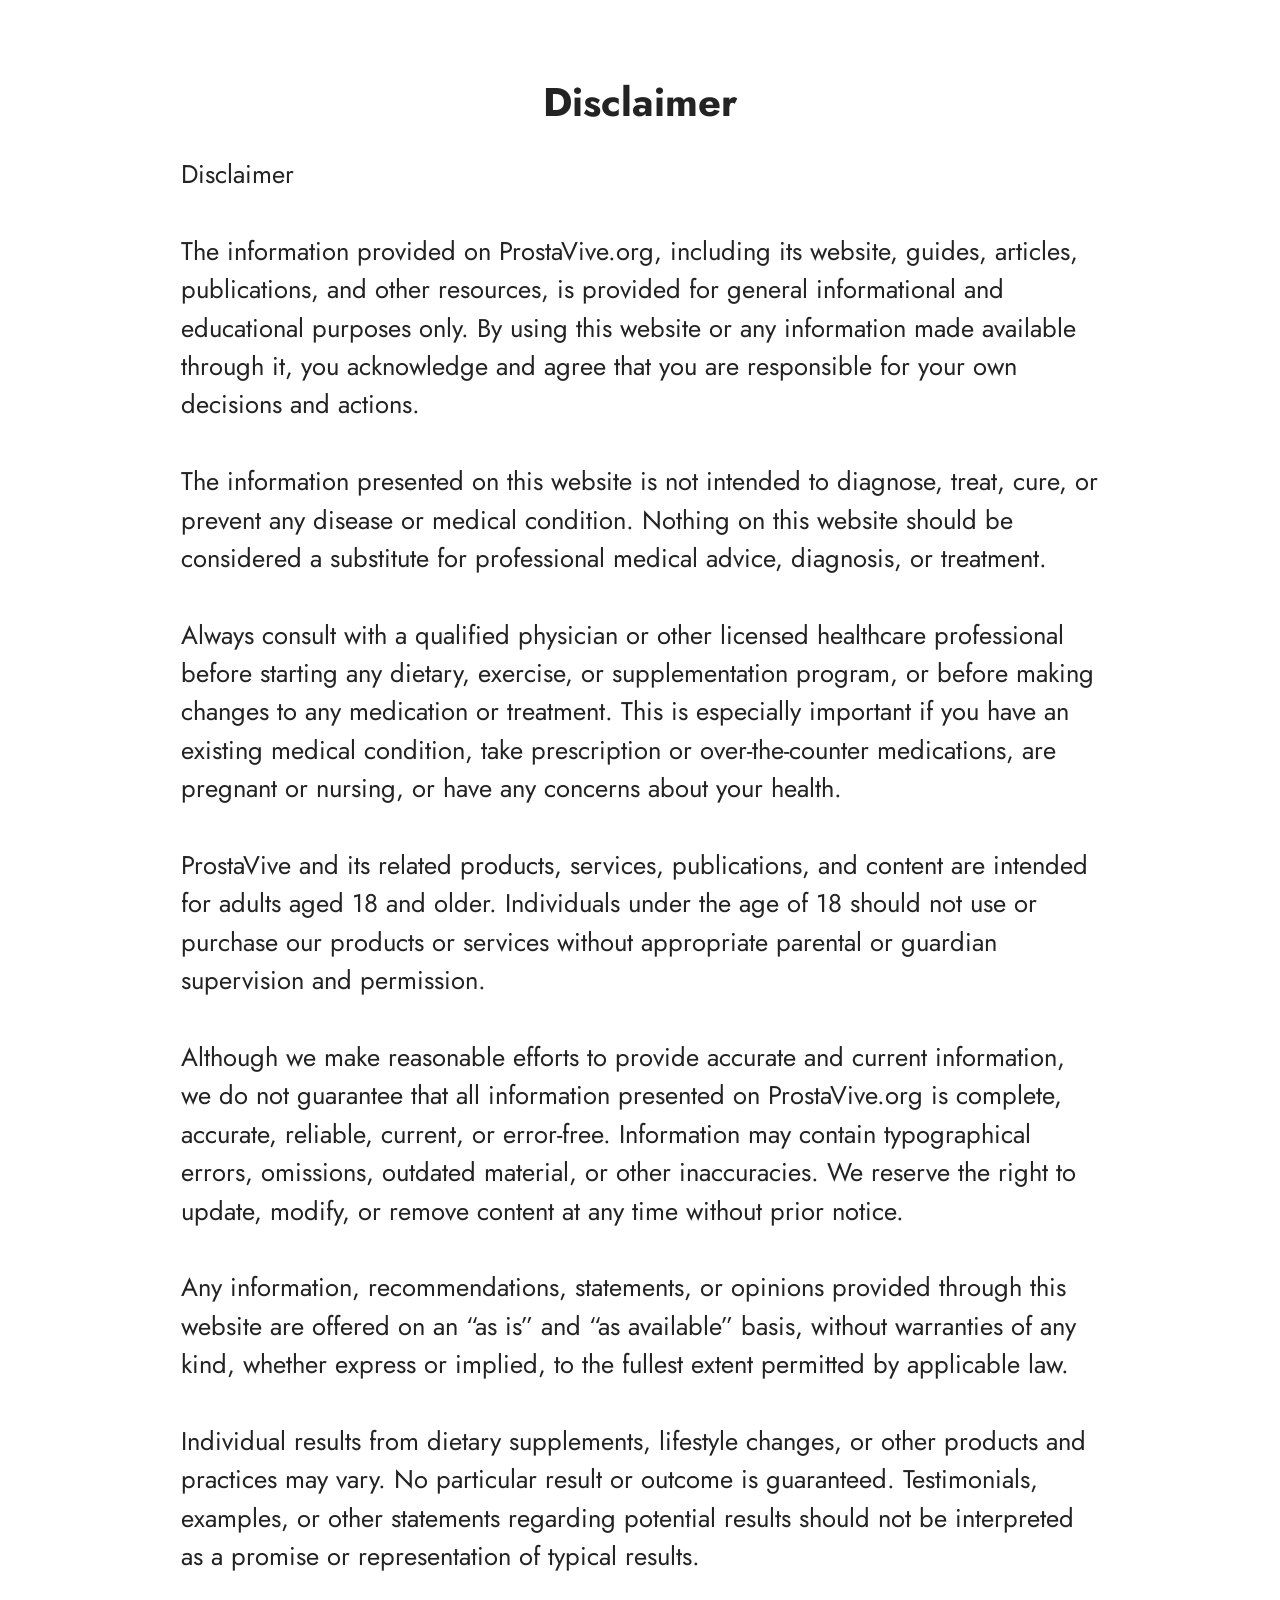
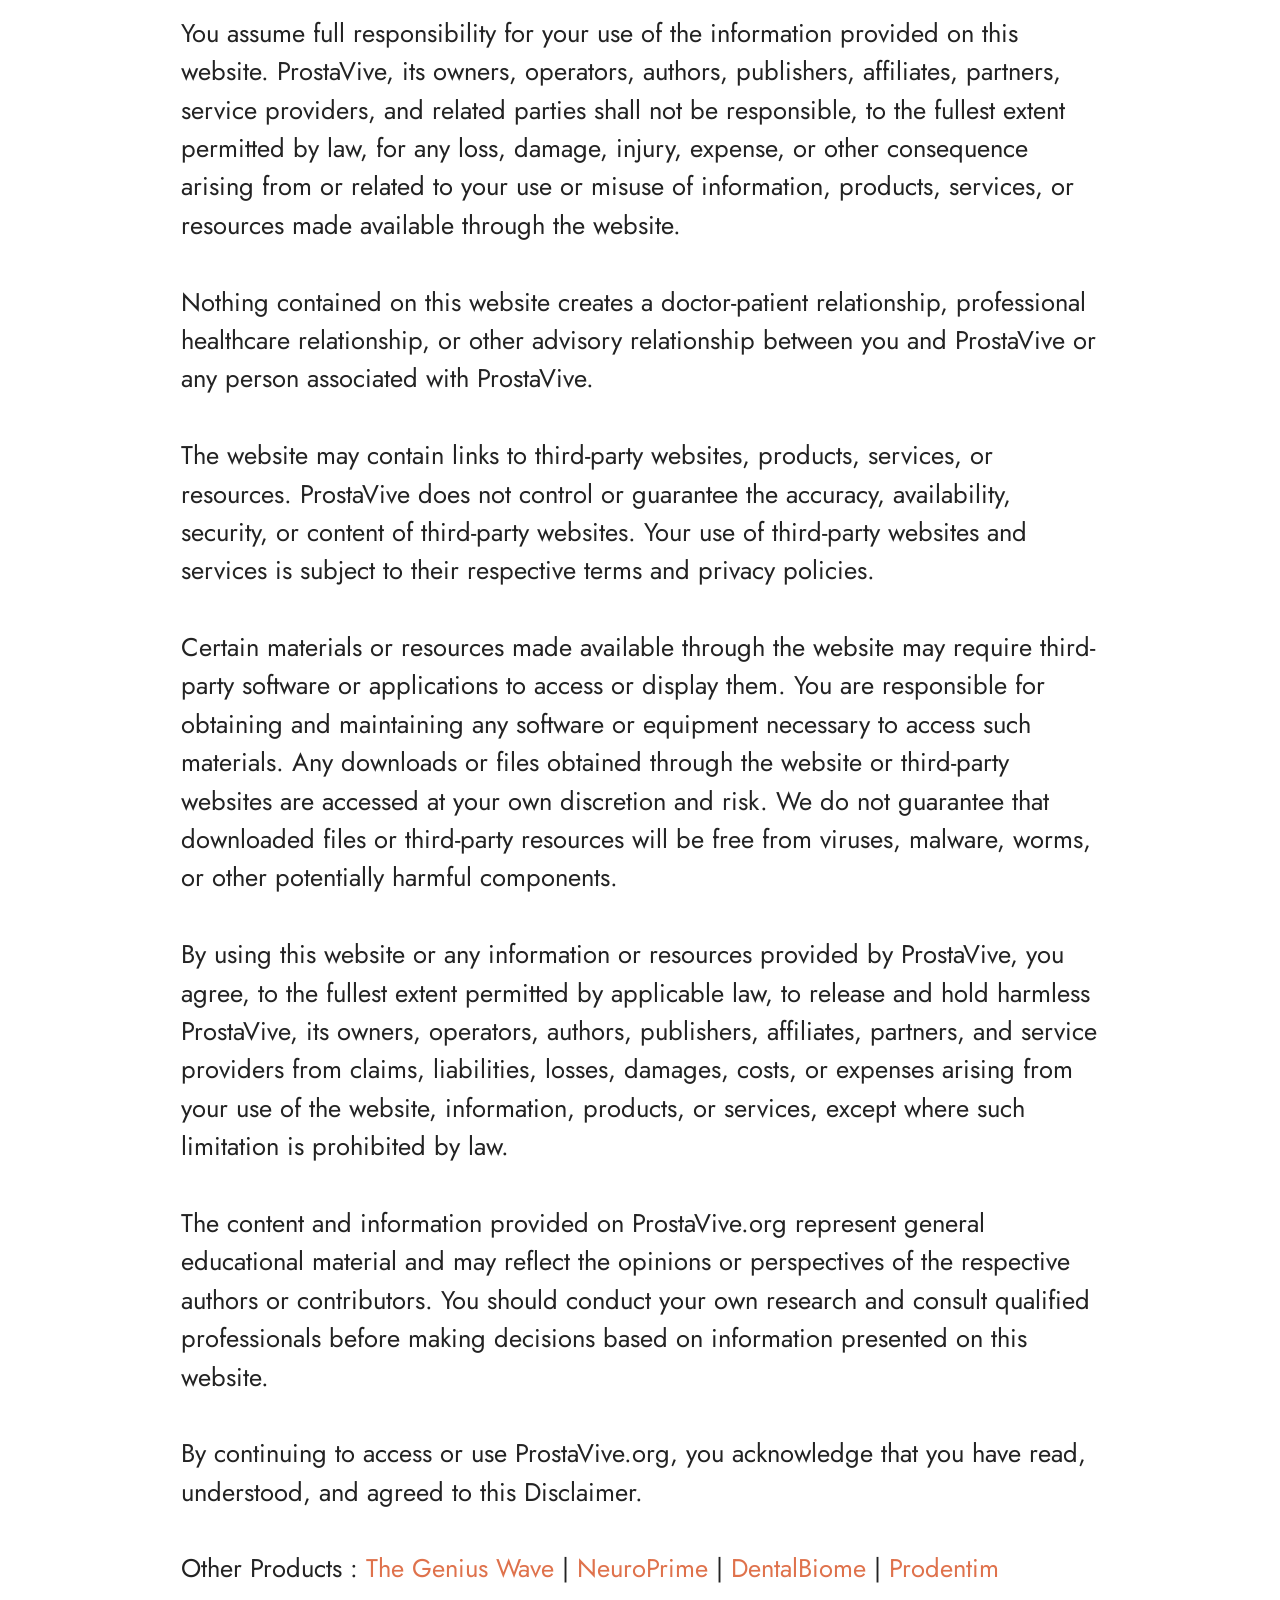
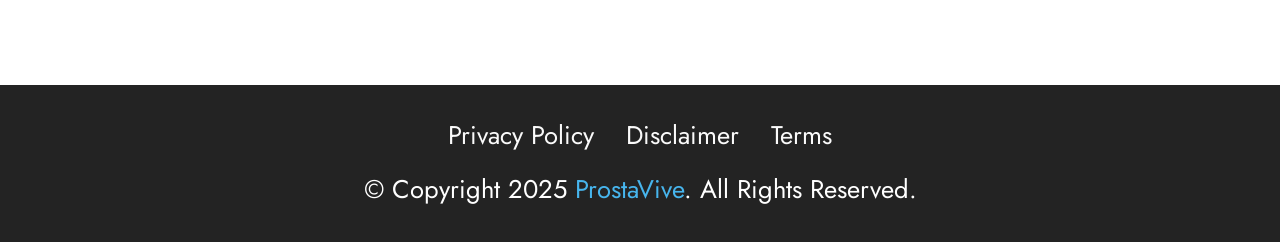
<file: disclaimer.html>
<!DOCTYPE html>
<html  >
<head>
  <!-- Site made with Mobirise Website Builder v6.1.12, https://mobirise.com -->
  <meta charset="UTF-8">
  <meta http-equiv="X-UA-Compatible" content="IE=edge">
  <meta name="generator" content="Mobirise v6.1.12, mobirise.com">
  <meta name="viewport" content="width=device-width, initial-scale=1, minimum-scale=1">
  <link rel="shortcut icon" href="assets/images/product12-809x693201-128x110.png" type="image/x-icon">
  <meta name="description" content="Disclaimer for ProstaVive">
  
  
  <title>Disclaimer</title>
  <link rel="stylesheet" href="assets/bootstrap/css/bootstrap.min.css">
  <link rel="stylesheet" href="assets/animatecss/animate.css">
  <link rel="stylesheet" href="assets/socicon/css/styles.css">
  <link rel="stylesheet" href="assets/theme/css/style.css">
  <link rel="preload" href="https://fonts.googleapis.com/css?family=Jost:100,200,300,400,500,600,700,800,900,100i,200i,300i,400i,500i,600i,700i,800i,900i&display=swap" as="style" onload="this.onload=null;this.rel='stylesheet'">
  <noscript><link rel="stylesheet" href="https://fonts.googleapis.com/css?family=Jost:100,200,300,400,500,600,700,800,900,100i,200i,300i,400i,500i,600i,700i,800i,900i&display=swap"></noscript>
  <link rel="preload" as="style" href="assets/mobirise/css/mbr-additional.css?v=UtC2xc"><link rel="stylesheet" href="assets/mobirise/css/mbr-additional.css?v=UtC2xc" type="text/css">

  
  
  
</head>
<body>
  
  <section data-bs-version="5.1" class="content5 cid-tLwOqR04Lz" id="content5-2x">
    
    <div class="container">
        <div class="row justify-content-center">
            <div class="col-md-12 col-lg-10">
                
                <h4 class="mbr-section-subtitle mbr-fonts-style mb-4 display-2"><strong>
                    Disclaimer</strong></h4>
                <p class="mbr-text mbr-fonts-style display-7">Disclaimer<br><br>The information provided on ProstaVive.org, including its website, guides, articles, publications, and other resources, is provided for general informational and educational purposes only. By using this website or any information made available through it, you acknowledge and agree that you are responsible for your own decisions and actions.<br><br>The information presented on this website is not intended to diagnose, treat, cure, or prevent any disease or medical condition. Nothing on this website should be considered a substitute for professional medical advice, diagnosis, or treatment.<br><br>Always consult with a qualified physician or other licensed healthcare professional before starting any dietary, exercise, or supplementation program, or before making changes to any medication or treatment. This is especially important if you have an existing medical condition, take prescription or over-the-counter medications, are pregnant or nursing, or have any concerns about your health.<br><br>ProstaVive and its related products, services, publications, and content are intended for adults aged 18 and older. Individuals under the age of 18 should not use or purchase our products or services without appropriate parental or guardian supervision and permission.<br><br>Although we make reasonable efforts to provide accurate and current information, we do not guarantee that all information presented on ProstaVive.org is complete, accurate, reliable, current, or error-free. Information may contain typographical errors, omissions, outdated material, or other inaccuracies. We reserve the right to update, modify, or remove content at any time without prior notice.<br><br>Any information, recommendations, statements, or opinions provided through this website are offered on an “as is” and “as available” basis, without warranties of any kind, whether express or implied, to the fullest extent permitted by applicable law.<br><br>Individual results from dietary supplements, lifestyle changes, or other products and practices may vary. No particular result or outcome is guaranteed. Testimonials, examples, or other statements regarding potential results should not be interpreted as a promise or representation of typical results.<br><br>You assume full responsibility for your use of the information provided on this website. ProstaVive, its owners, operators, authors, publishers, affiliates, partners, service providers, and related parties shall not be responsible, to the fullest extent permitted by law, for any loss, damage, injury, expense, or other consequence arising from or related to your use or misuse of information, products, services, or resources made available through the website.<br><br>Nothing contained on this website creates a doctor-patient relationship, professional healthcare relationship, or other advisory relationship between you and ProstaVive or any person associated with ProstaVive.<br><br>The website may contain links to third-party websites, products, services, or resources. ProstaVive does not control or guarantee the accuracy, availability, security, or content of third-party websites. Your use of third-party websites and services is subject to their respective terms and privacy policies.<br><br>Certain materials or resources made available through the website may require third-party software or applications to access or display them. You are responsible for obtaining and maintaining any software or equipment necessary to access such materials. Any downloads or files obtained through the website or third-party websites are accessed at your own discretion and risk. We do not guarantee that downloaded files or third-party resources will be free from viruses, malware, worms, or other potentially harmful components.<br><br>By using this website or any information or resources provided by ProstaVive, you agree, to the fullest extent permitted by applicable law, to release and hold harmless ProstaVive, its owners, operators, authors, publishers, affiliates, partners, and service providers from claims, liabilities, losses, damages, costs, or expenses arising from your use of the website, information, products, or services, except where such limitation is prohibited by law.<br><br>The content and information provided on ProstaVive.org represent general educational material and may reflect the opinions or perspectives of the respective authors or contributors. You should conduct your own research and consult qualified professionals before making decisions based on information presented on this website.<br><br>By continuing to access or use ProstaVive.org, you acknowledge that you have read, understood, and agreed to this Disclaimer.<br><br>Other Products : <a href="https://www.thergeniuswave.com/" class="text-primary">The Genius Wave</a> | <a href="https://www.neuroprimeusa.com/" class="text-primary">NeuroPrime</a> | <a href="https://www.us-en-dentalbiome.com/" class="text-primary">DentalBiome</a>&nbsp;| <a href="https://us-prodentim.vercel.app/" class="text-primary">Prodentim</a></p>
            </div>
        </div>
    </div>
</section>

<section data-bs-version="5.1" class="footer3 cid-tLwQuQyLCE" once="footers" id="footer3-2y">

    

    

    <div class="container">
        <div class="media-container-row align-center mbr-white">
            <div class="row row-links">
                <ul class="foot-menu">
                    
                    
                    
                    
                    
                <li class="foot-menu-item mbr-fonts-style display-7"><a href="privacy-policy.html" class="text-white text-primary">Privacy Policy</a></li><li class="foot-menu-item mbr-fonts-style display-7"><a href="disclaimer.html" class="text-white text-primary">Disclaimer</a></li><li class="foot-menu-item mbr-fonts-style display-7"><a href="terms-and-conditions.html" class="text-white text-primary">Terms</a></li></ul>
            </div>
            
            <div class="row row-copirayt">
                <p class="mbr-text mb-0 mbr-fonts-style mbr-white align-center display-7">
                    © Copyright 2025<a href="index.html" class="text-info text-primary"> ProstaVive</a>.&nbsp;All Rights Reserved.
                </p>
            </div>
        </div>
    </div>
</section><script src="assets/bootstrap/js/bootstrap.bundle.min.js"></script>  <script src="assets/smoothscroll/smooth-scroll.js"></script>  <script src="assets/ytplayer/index.js"></script>  <script src="assets/theme/js/script.js"></script>  
  
  
 <div id="scrollToTop" class="scrollToTop mbr-arrow-up"><a style="text-align: center;"><i class="mbr-arrow-up-icon mbr-arrow-up-icon-cm cm-icon cm-icon-smallarrow-up"></i></a></div>
    <input name="animation" type="hidden">
  </body>
</html>
</file>
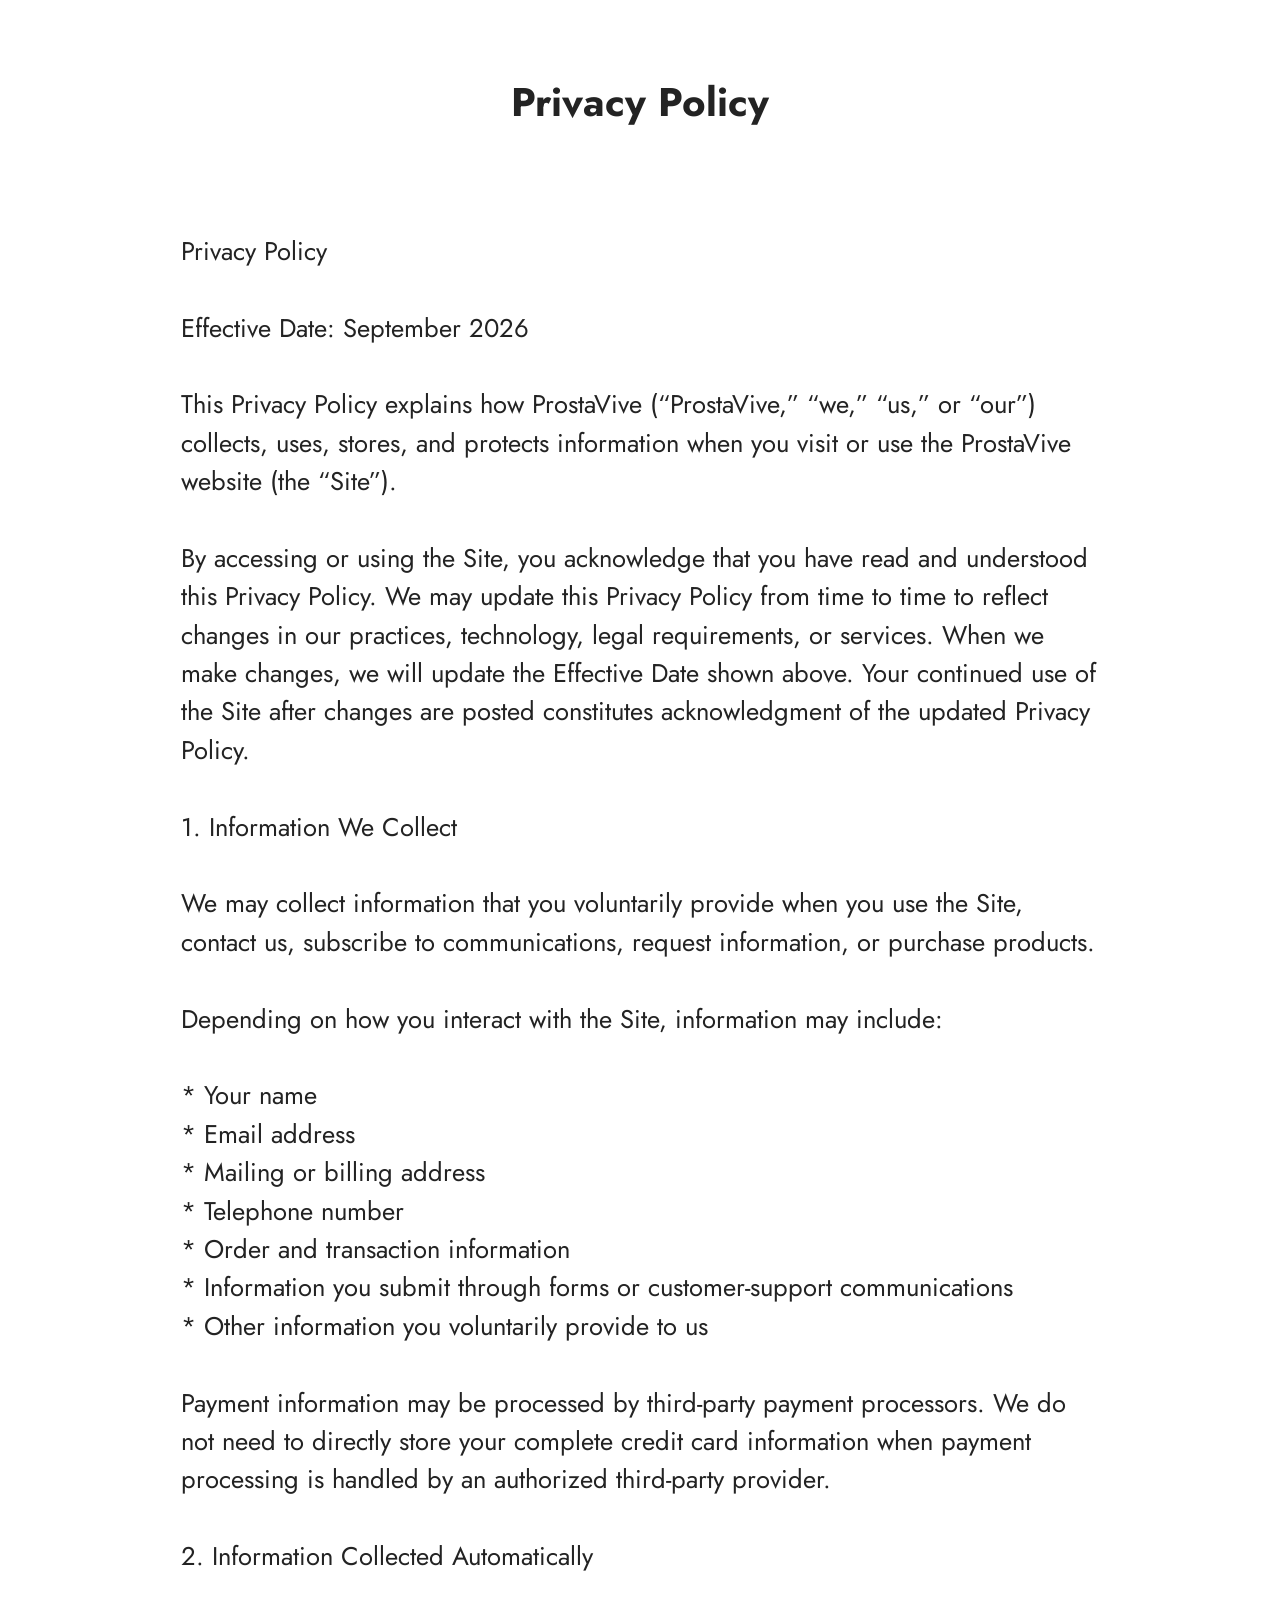
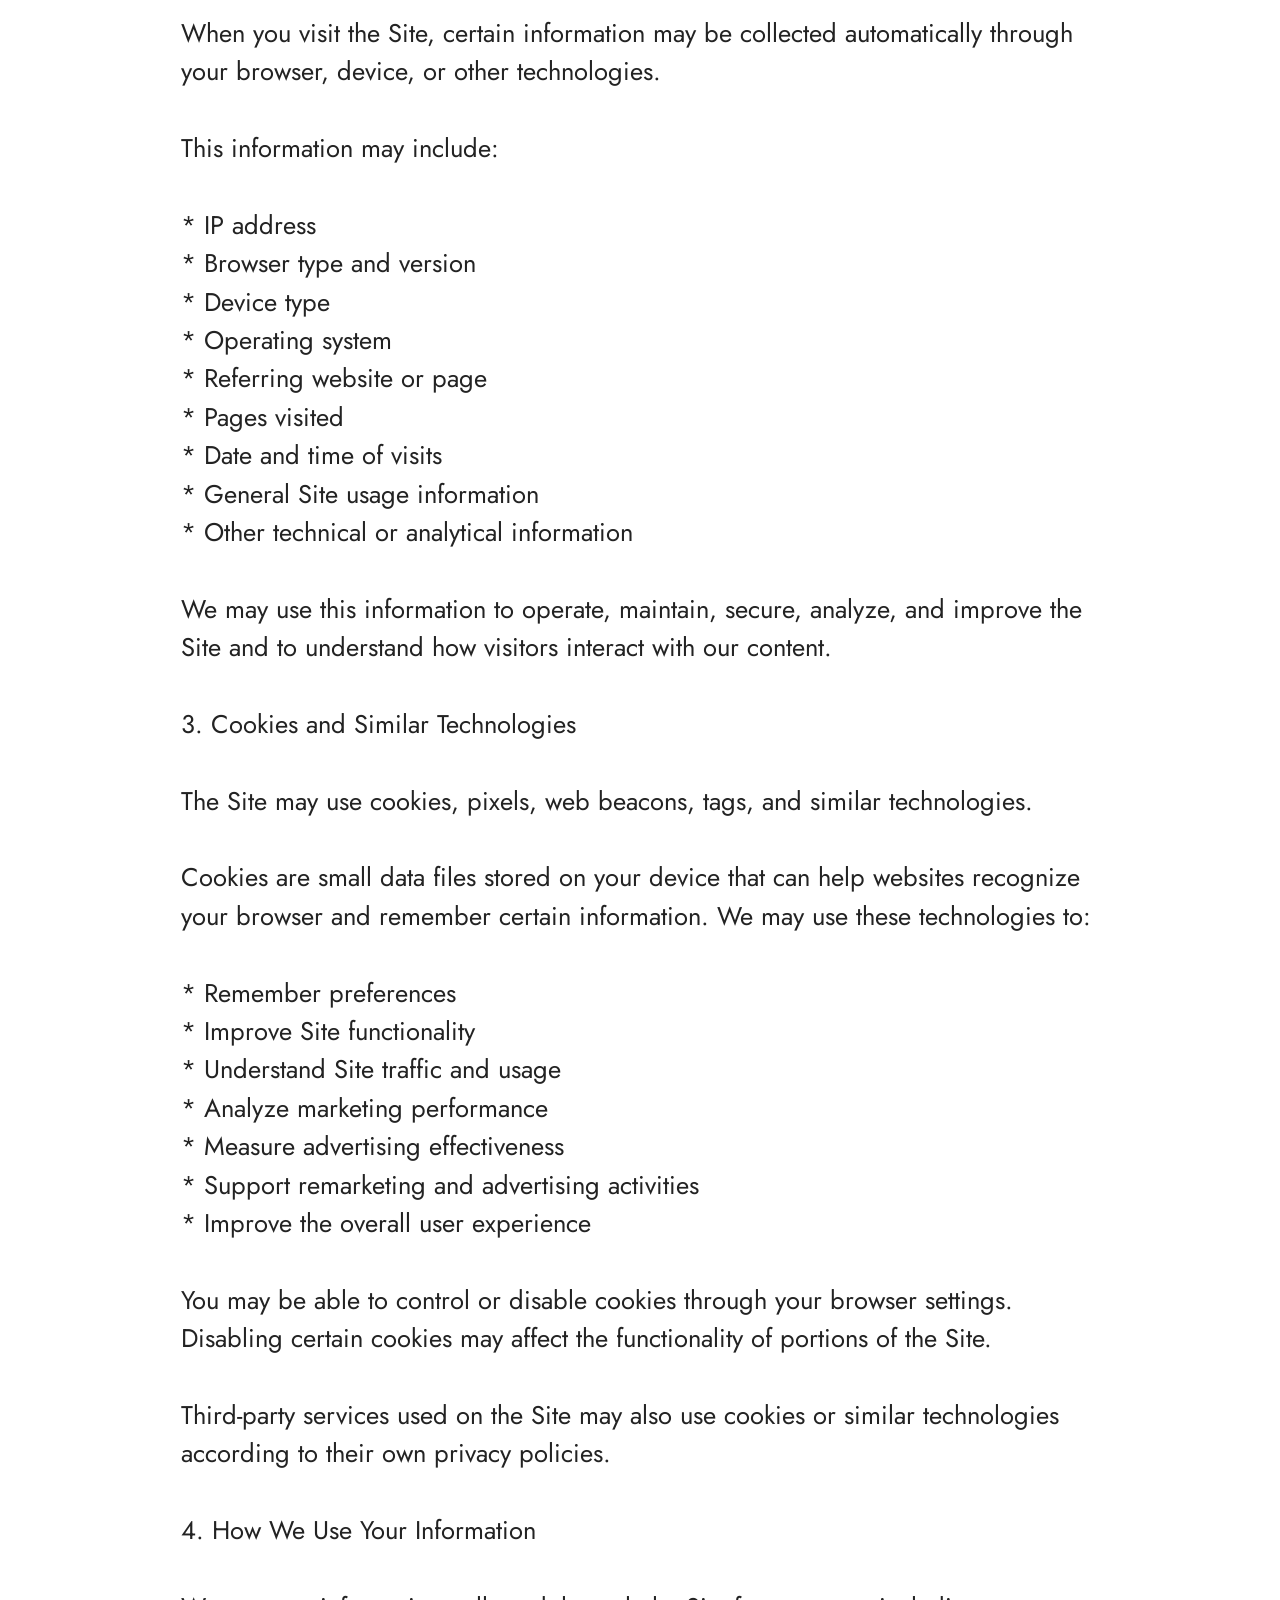
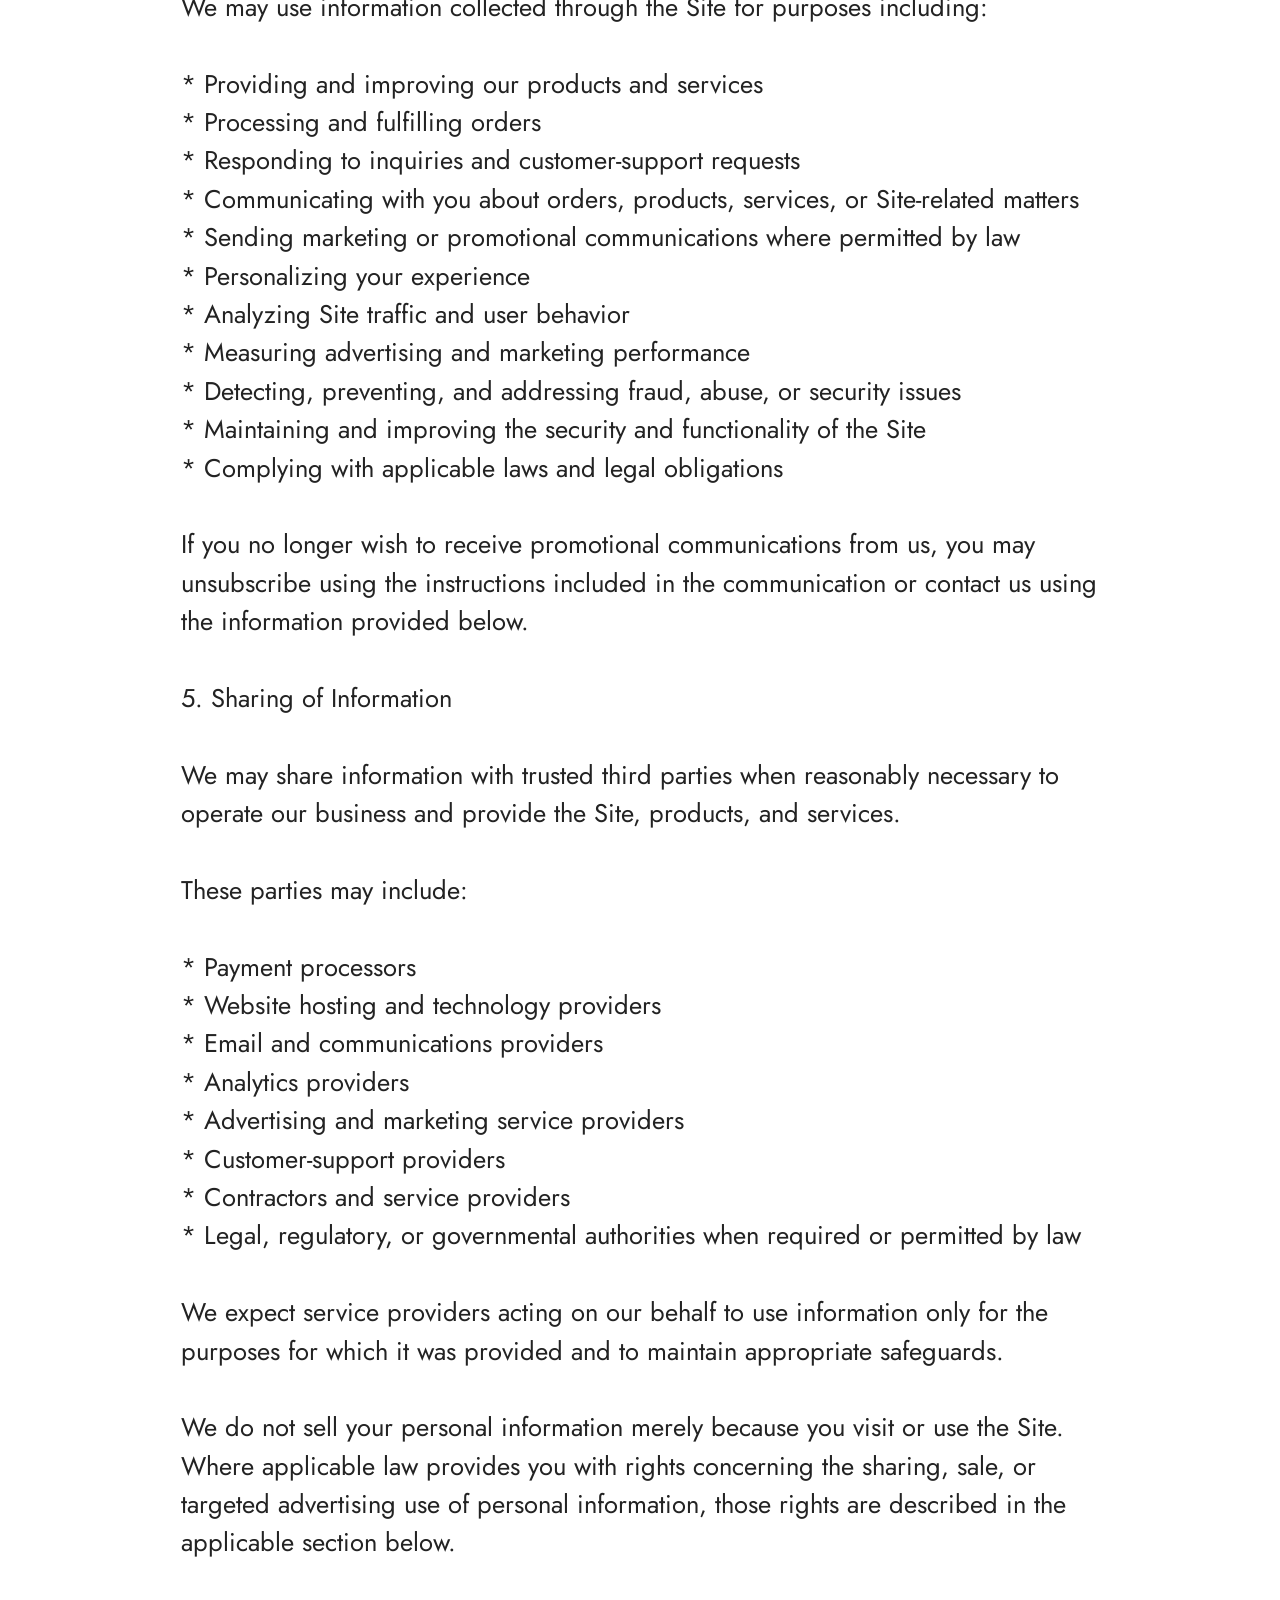
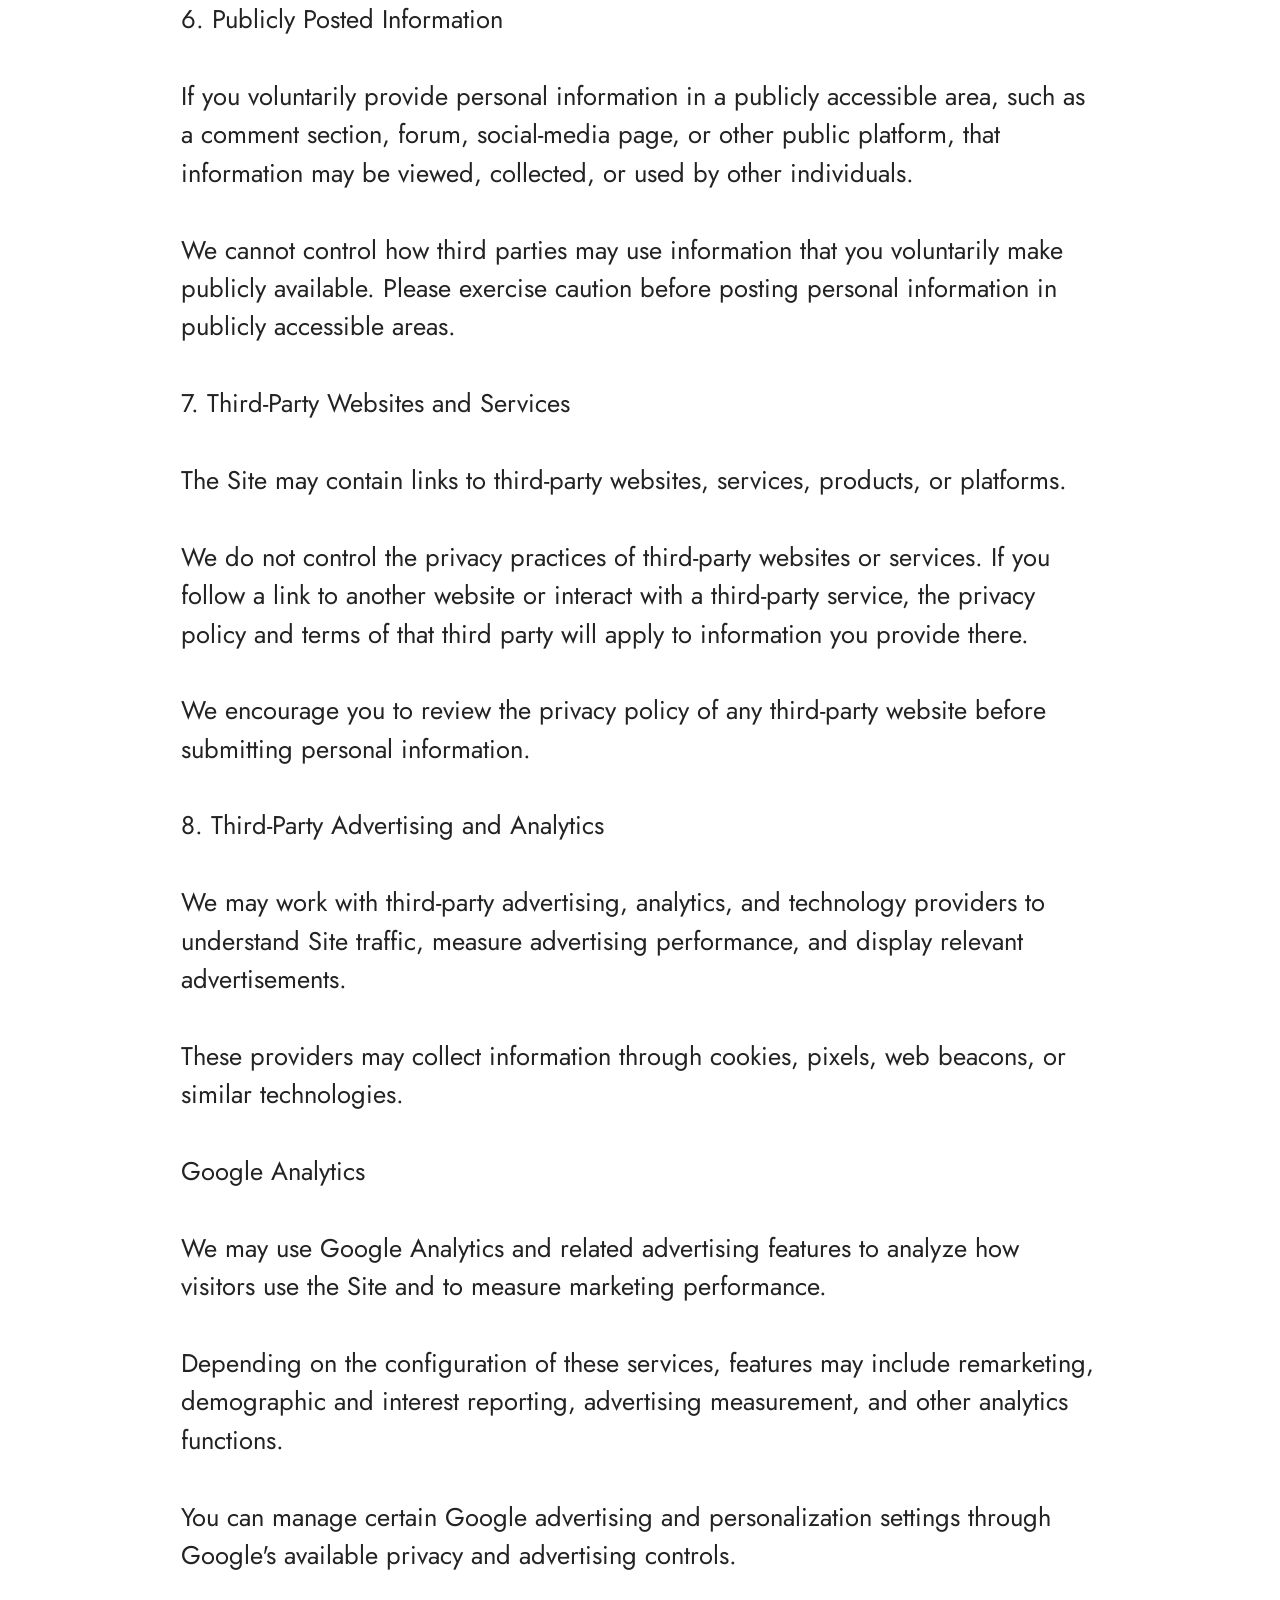
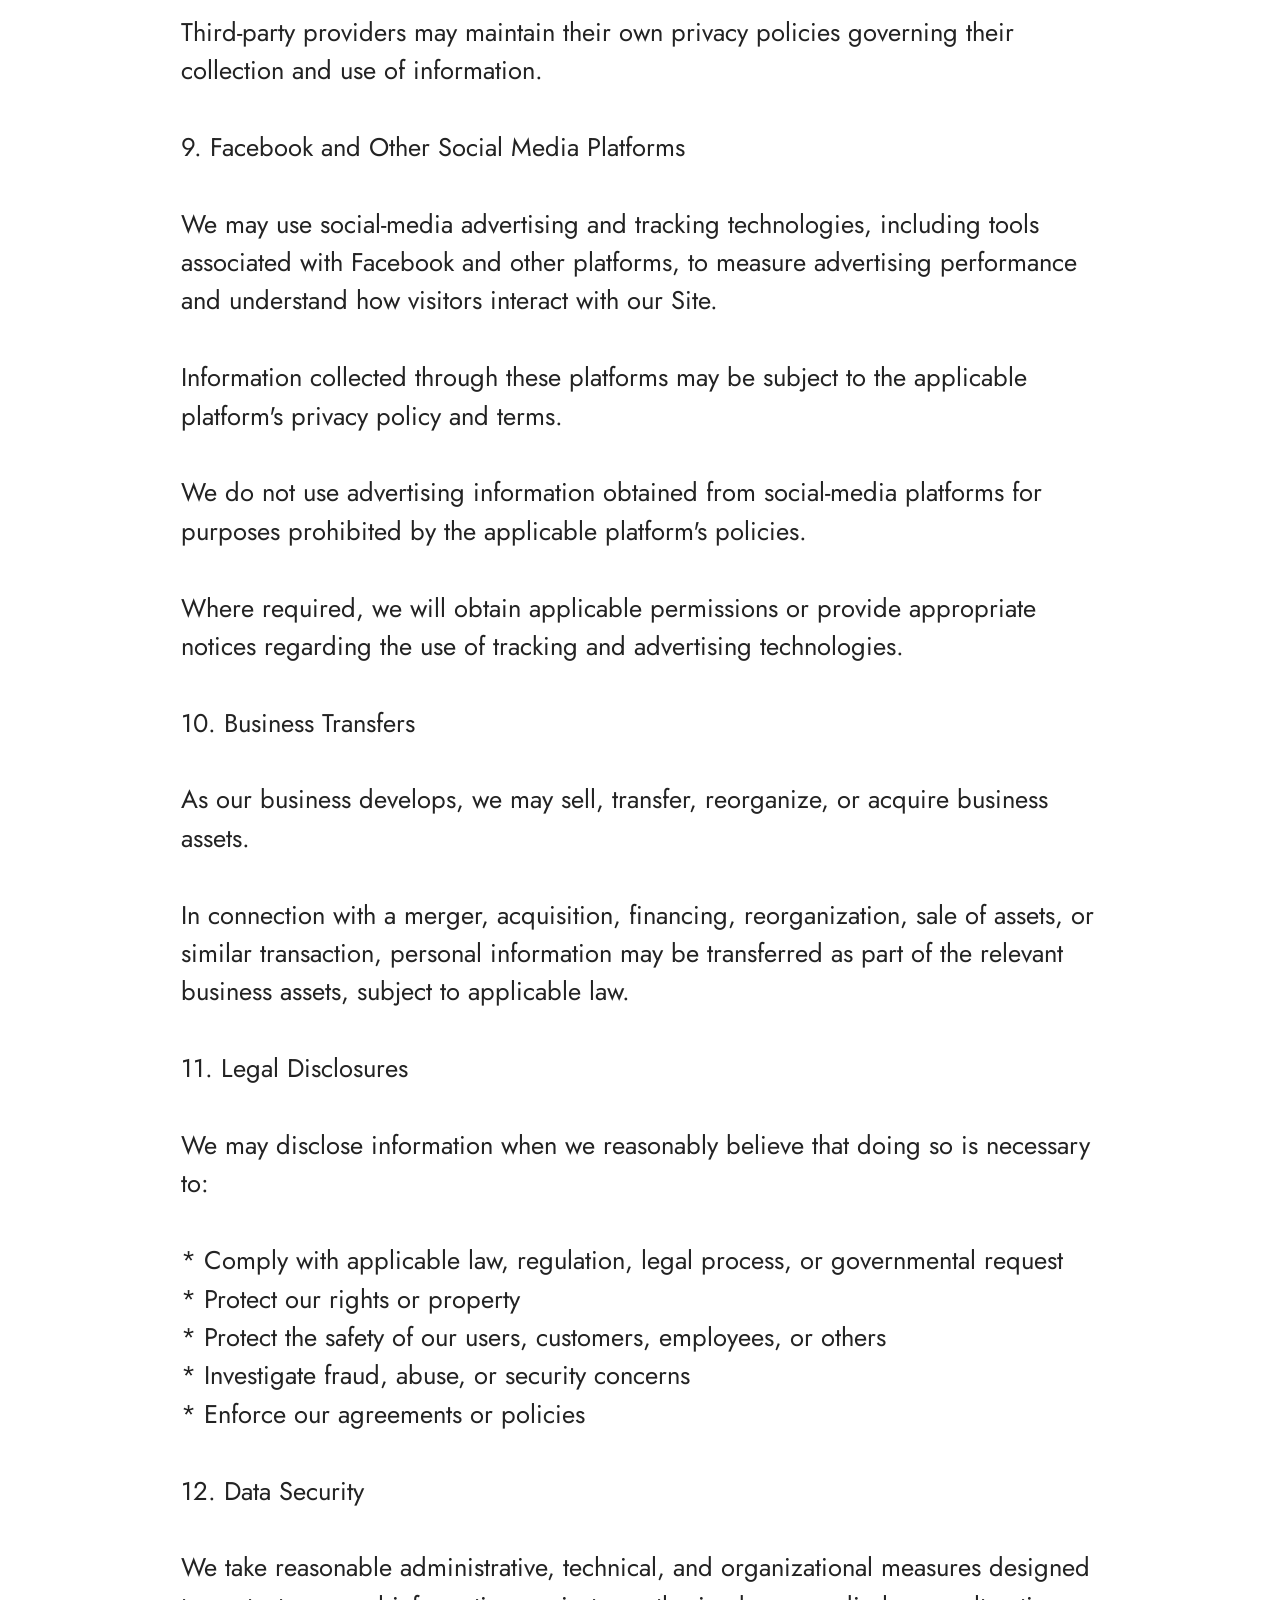
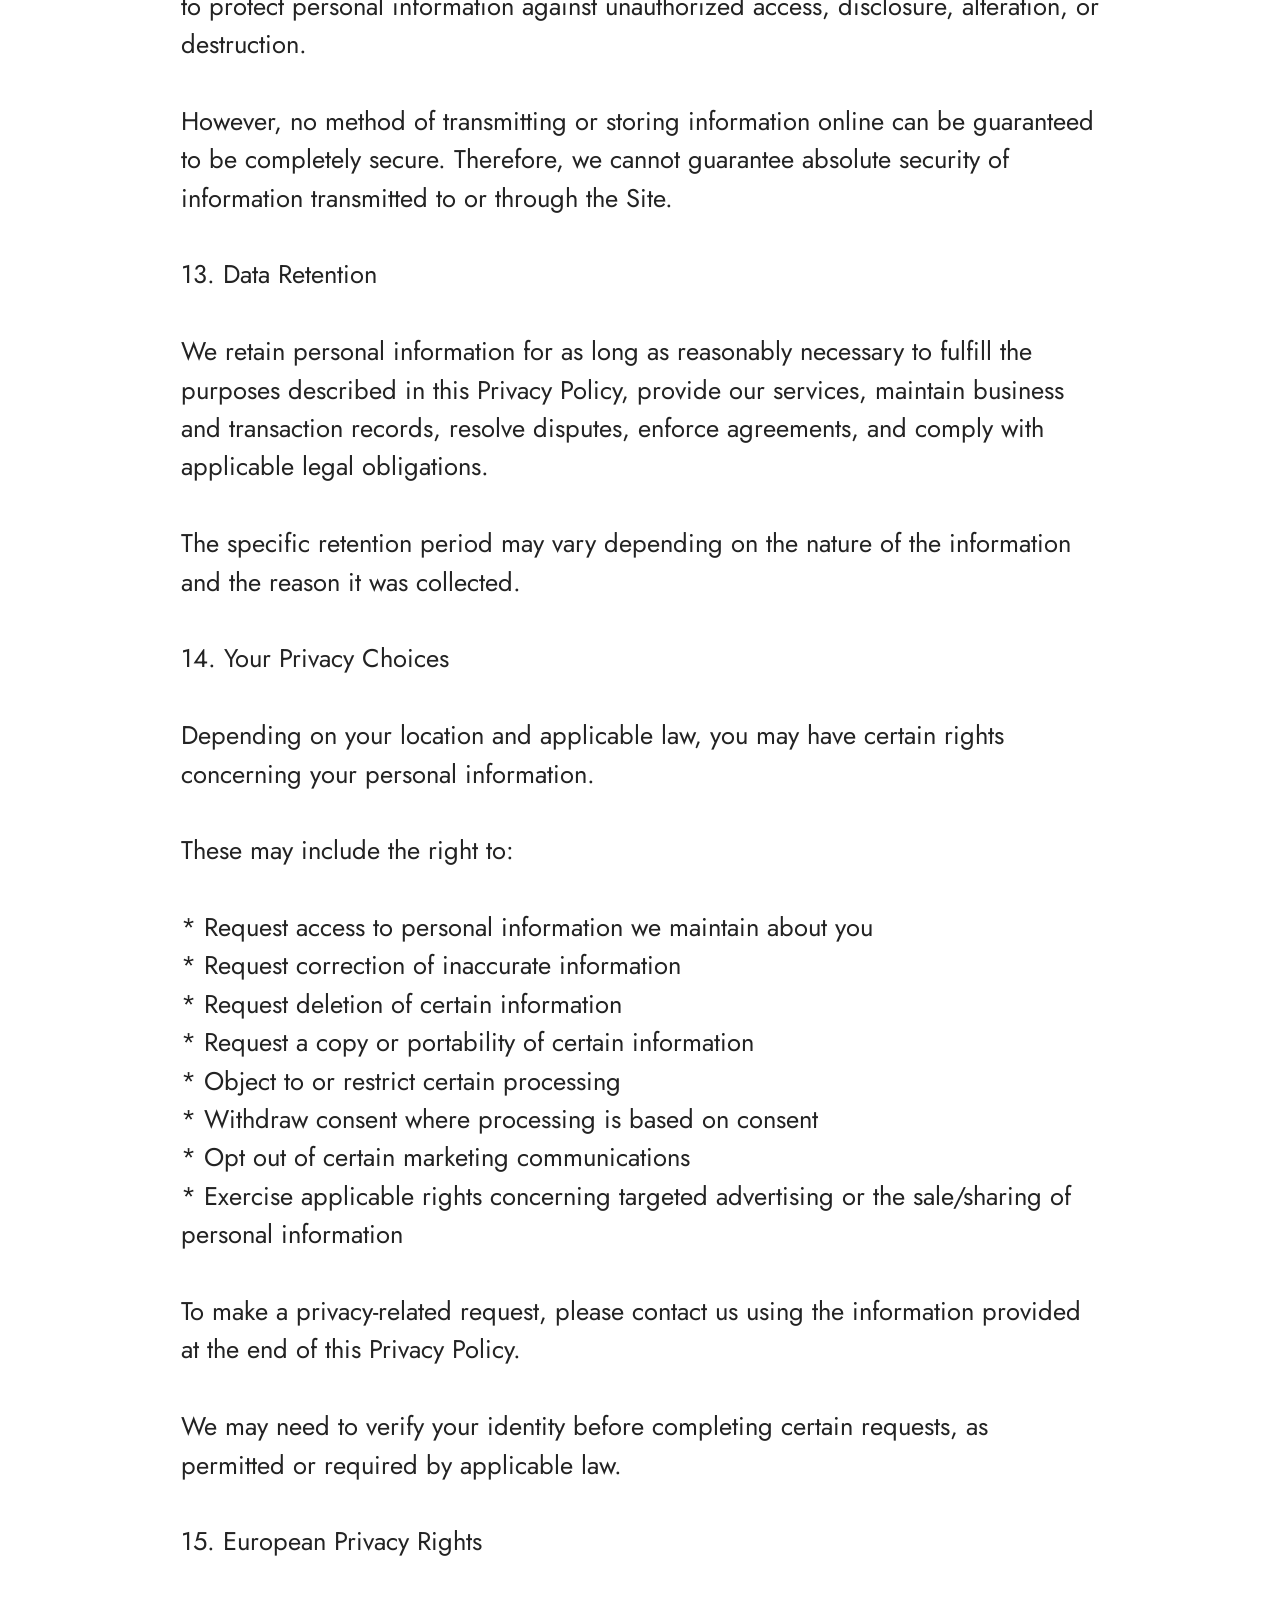
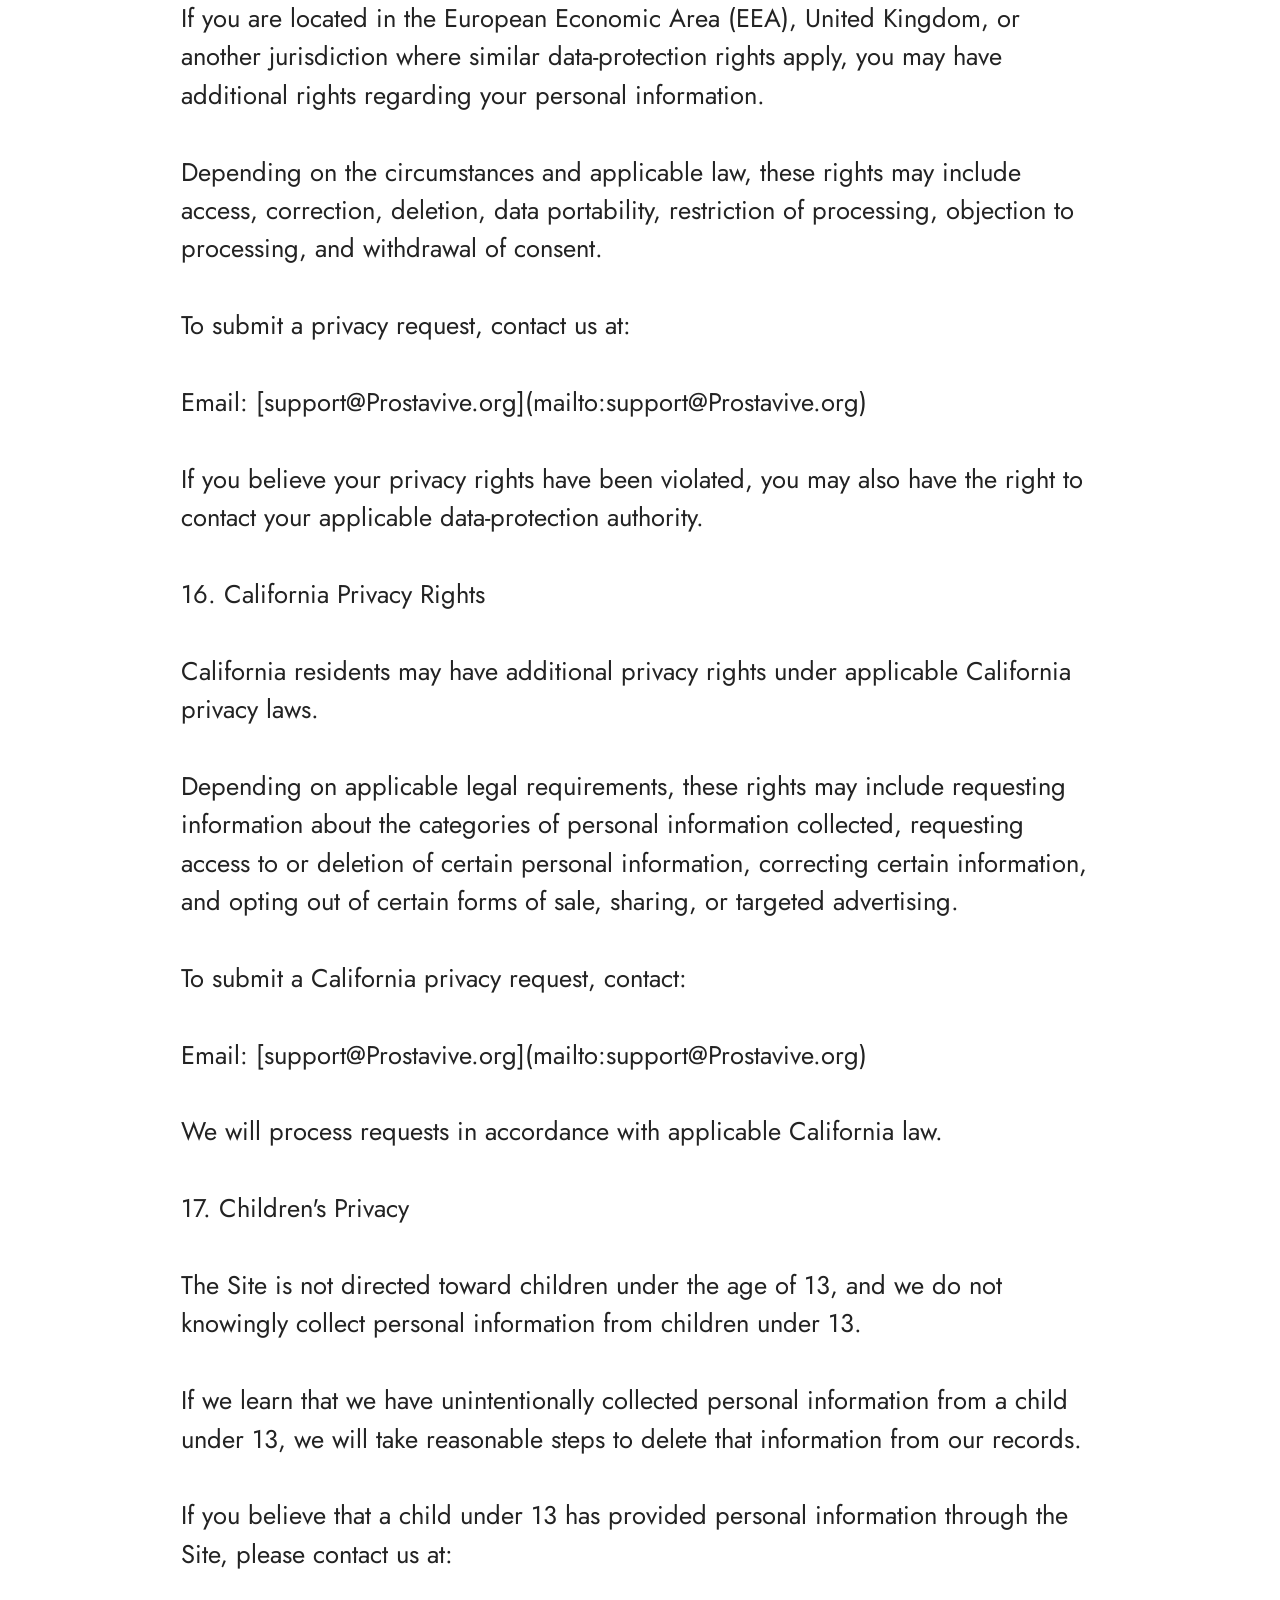
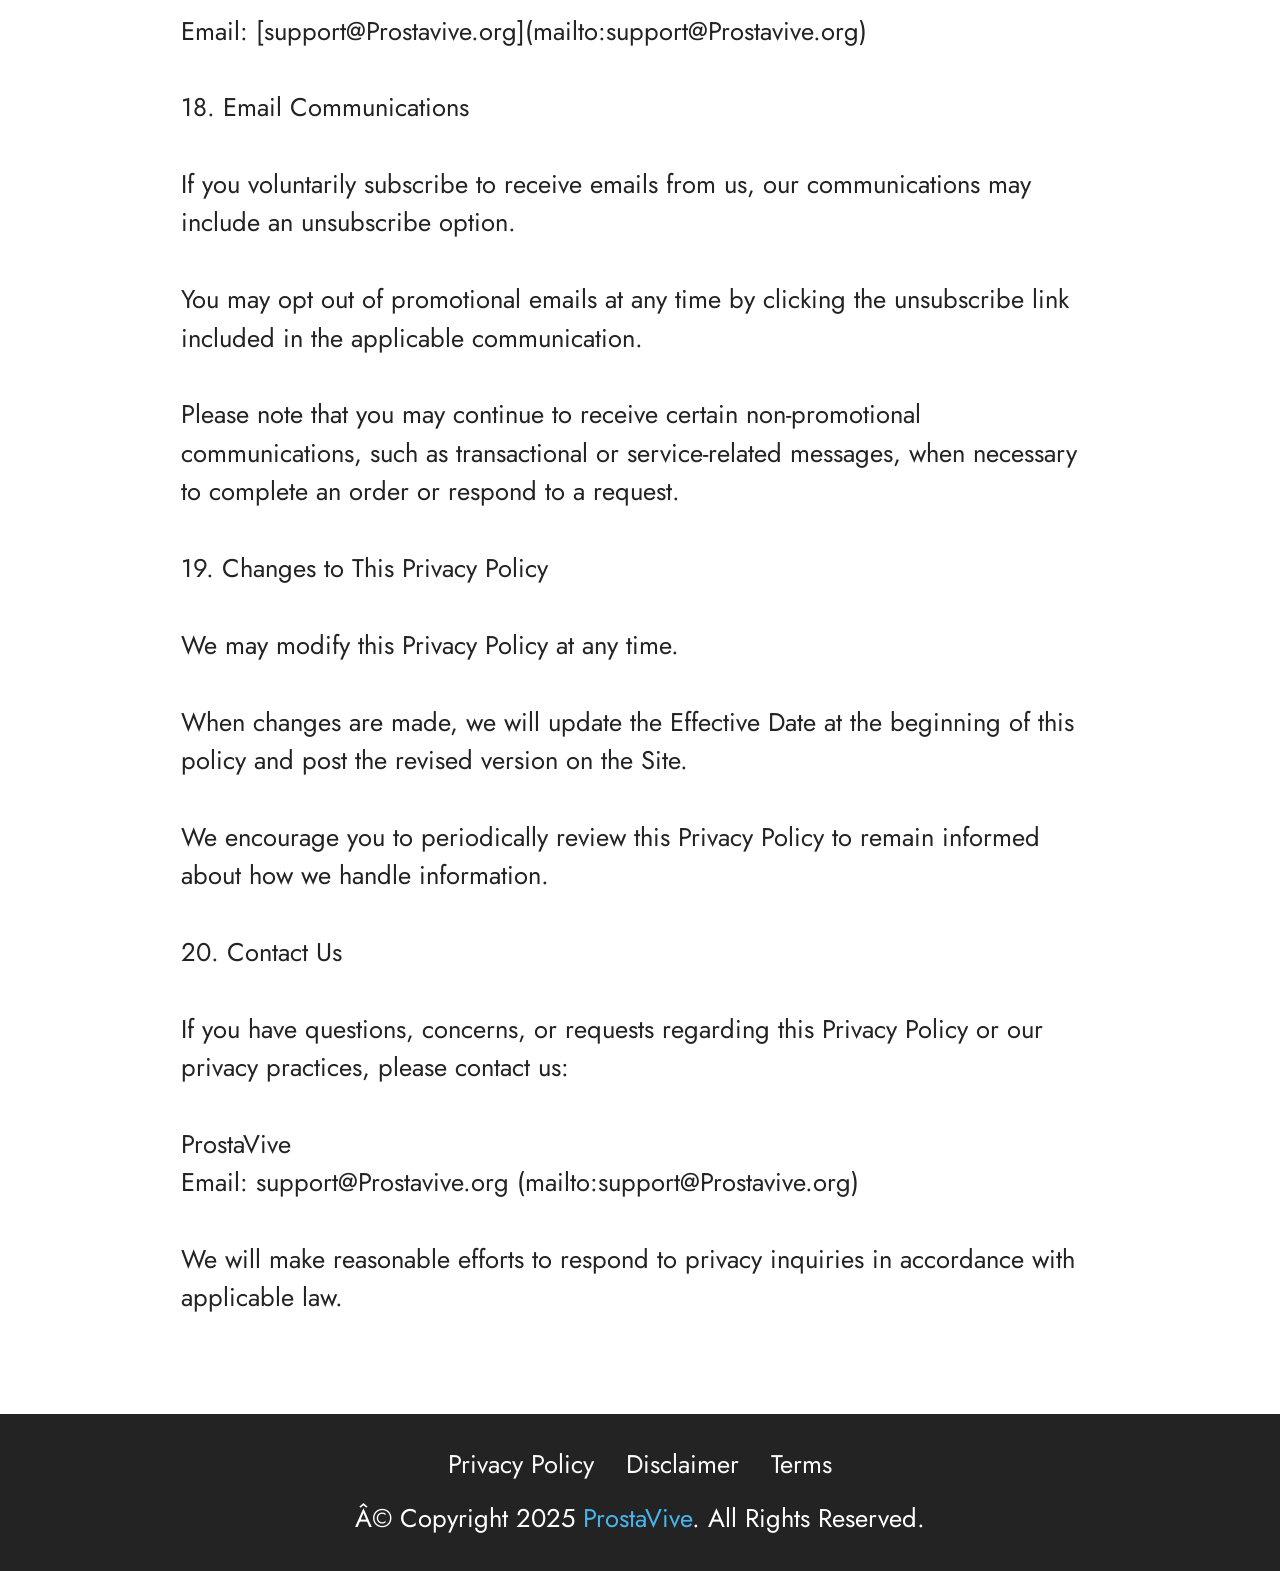
<file: privacy-policy.html>
<!DOCTYPE html>
<html  >
<head>
  <!-- Site made with Mobirise Website Builder v6.1.12, https://mobirise.com -->
  <meta charset="UTF-8">
  <meta http-equiv="X-UA-Compatible" content="IE=edge">
  <meta name="generator" content="Mobirise v6.1.12, mobirise.com">
  <meta name="viewport" content="width=device-width, initial-scale=1, minimum-scale=1">
  <link rel="shortcut icon" href="assets/images/product12-809x693201-128x110.png" type="image/x-icon">
  <meta name="description" content="Privacy Policy for ProstaVive">
  
  
  <title>Privacy Policy</title>
  <link rel="stylesheet" href="assets/bootstrap/css/bootstrap.min.css">
  <link rel="stylesheet" href="assets/animatecss/animate.css">
  <link rel="stylesheet" href="assets/socicon/css/styles.css">
  <link rel="stylesheet" href="assets/theme/css/style.css">
  <link rel="preload" href="https://fonts.googleapis.com/css?family=Jost:100,200,300,400,500,600,700,800,900,100i,200i,300i,400i,500i,600i,700i,800i,900i&display=swap" as="style" onload="this.onload=null;this.rel='stylesheet'">
  <noscript><link rel="stylesheet" href="https://fonts.googleapis.com/css?family=Jost:100,200,300,400,500,600,700,800,900,100i,200i,300i,400i,500i,600i,700i,800i,900i&display=swap"></noscript>
  <link rel="preload" as="style" href="assets/mobirise/css/mbr-additional.css?v=dN7sqY"><link rel="stylesheet" href="assets/mobirise/css/mbr-additional.css?v=dN7sqY" type="text/css">

  
  
  
</head>
<body>
  
  <section data-bs-version="5.1" class="content5 cid-tLwJ2tPhAO" id="content5-2v">
    
    <div class="container">
        <div class="row justify-content-center">
            <div class="col-md-12 col-lg-10">
                
                <h4 class="mbr-section-subtitle mbr-fonts-style mb-4 display-2"><strong>
                    Privacy Policy</strong></h4>
                <p class="mbr-text mbr-fonts-style display-7">&nbsp;<br><br>Privacy Policy<br><br>Effective Date: September 2026<br><br>This Privacy Policy explains how ProstaVive (“ProstaVive,” “we,” “us,” or “our”) collects, uses, stores, and protects information when you visit or use the ProstaVive website (the “Site”).<br><br>By accessing or using the Site, you acknowledge that you have read and understood this Privacy Policy. We may update this Privacy Policy from time to time to reflect changes in our practices, technology, legal requirements, or services. When we make changes, we will update the Effective Date shown above. Your continued use of the Site after changes are posted constitutes acknowledgment of the updated Privacy Policy.<br><br>1. Information We Collect<br><br>We may collect information that you voluntarily provide when you use the Site, contact us, subscribe to communications, request information, or purchase products.<br><br>Depending on how you interact with the Site, information may include:<br><br>* Your name<br>* Email address<br>* Mailing or billing address<br>* Telephone number<br>* Order and transaction information<br>* Information you submit through forms or customer-support communications<br>* Other information you voluntarily provide to us<br><br>Payment information may be processed by third-party payment processors. We do not need to directly store your complete credit card information when payment processing is handled by an authorized third-party provider.<br><br>2. Information Collected Automatically<br><br>When you visit the Site, certain information may be collected automatically through your browser, device, or other technologies.<br><br>This information may include:<br><br>* IP address<br>* Browser type and version<br>* Device type<br>* Operating system<br>* Referring website or page<br>* Pages visited<br>* Date and time of visits<br>* General Site usage information<br>* Other technical or analytical information<br><br>We may use this information to operate, maintain, secure, analyze, and improve the Site and to understand how visitors interact with our content.<br><br>3. Cookies and Similar Technologies<br><br>The Site may use cookies, pixels, web beacons, tags, and similar technologies.<br><br>Cookies are small data files stored on your device that can help websites recognize your browser and remember certain information. We may use these technologies to:<br><br>* Remember preferences<br>* Improve Site functionality<br>* Understand Site traffic and usage<br>* Analyze marketing performance<br>* Measure advertising effectiveness<br>* Support remarketing and advertising activities<br>* Improve the overall user experience<br><br>You may be able to control or disable cookies through your browser settings. Disabling certain cookies may affect the functionality of portions of the Site.<br><br>Third-party services used on the Site may also use cookies or similar technologies according to their own privacy policies.<br><br>4. How We Use Your Information<br><br>We may use information collected through the Site for purposes including:<br><br>* Providing and improving our products and services<br>* Processing and fulfilling orders<br>* Responding to inquiries and customer-support requests<br>* Communicating with you about orders, products, services, or Site-related matters<br>* Sending marketing or promotional communications where permitted by law<br>* Personalizing your experience<br>* Analyzing Site traffic and user behavior<br>* Measuring advertising and marketing performance<br>* Detecting, preventing, and addressing fraud, abuse, or security issues<br>* Maintaining and improving the security and functionality of the Site<br>* Complying with applicable laws and legal obligations<br><br>If you no longer wish to receive promotional communications from us, you may unsubscribe using the instructions included in the communication or contact us using the information provided below.<br><br>5. Sharing of Information<br><br>We may share information with trusted third parties when reasonably necessary to operate our business and provide the Site, products, and services.<br><br>These parties may include:<br><br>* Payment processors<br>* Website hosting and technology providers<br>* Email and communications providers<br>* Analytics providers<br>* Advertising and marketing service providers<br>* Customer-support providers<br>* Contractors and service providers<br>* Legal, regulatory, or governmental authorities when required or permitted by law<br><br>We expect service providers acting on our behalf to use information only for the purposes for which it was provided and to maintain appropriate safeguards.<br><br>We do not sell your personal information merely because you visit or use the Site. Where applicable law provides you with rights concerning the sharing, sale, or targeted advertising use of personal information, those rights are described in the applicable section below.<br><br>6. Publicly Posted Information<br><br>If you voluntarily provide personal information in a publicly accessible area, such as a comment section, forum, social-media page, or other public platform, that information may be viewed, collected, or used by other individuals.<br><br>We cannot control how third parties may use information that you voluntarily make publicly available. Please exercise caution before posting personal information in publicly accessible areas.<br><br>7. Third-Party Websites and Services<br><br>The Site may contain links to third-party websites, services, products, or platforms.<br><br>We do not control the privacy practices of third-party websites or services. If you follow a link to another website or interact with a third-party service, the privacy policy and terms of that third party will apply to information you provide there.<br><br>We encourage you to review the privacy policy of any third-party website before submitting personal information.<br><br>8. Third-Party Advertising and Analytics<br><br>We may work with third-party advertising, analytics, and technology providers to understand Site traffic, measure advertising performance, and display relevant advertisements.<br><br>These providers may collect information through cookies, pixels, web beacons, or similar technologies.<br><br>Google Analytics<br><br>We may use Google Analytics and related advertising features to analyze how visitors use the Site and to measure marketing performance.<br><br>Depending on the configuration of these services, features may include remarketing, demographic and interest reporting, advertising measurement, and other analytics functions.<br><br>You can manage certain Google advertising and personalization settings through Google's available privacy and advertising controls.<br><br>Third-party providers may maintain their own privacy policies governing their collection and use of information.<br><br>9. Facebook and Other Social Media Platforms<br><br>We may use social-media advertising and tracking technologies, including tools associated with Facebook and other platforms, to measure advertising performance and understand how visitors interact with our Site.<br><br>Information collected through these platforms may be subject to the applicable platform's privacy policy and terms.<br><br>We do not use advertising information obtained from social-media platforms for purposes prohibited by the applicable platform's policies.<br><br>Where required, we will obtain applicable permissions or provide appropriate notices regarding the use of tracking and advertising technologies.<br><br>10. Business Transfers<br><br>As our business develops, we may sell, transfer, reorganize, or acquire business assets.<br><br>In connection with a merger, acquisition, financing, reorganization, sale of assets, or similar transaction, personal information may be transferred as part of the relevant business assets, subject to applicable law.<br><br>11. Legal Disclosures<br><br>We may disclose information when we reasonably believe that doing so is necessary to:<br><br>* Comply with applicable law, regulation, legal process, or governmental request<br>* Protect our rights or property<br>* Protect the safety of our users, customers, employees, or others<br>* Investigate fraud, abuse, or security concerns<br>* Enforce our agreements or policies<br><br>12. Data Security<br><br>We take reasonable administrative, technical, and organizational measures designed to protect personal information against unauthorized access, disclosure, alteration, or destruction.<br><br>However, no method of transmitting or storing information online can be guaranteed to be completely secure. Therefore, we cannot guarantee absolute security of information transmitted to or through the Site.<br><br>13. Data Retention<br><br>We retain personal information for as long as reasonably necessary to fulfill the purposes described in this Privacy Policy, provide our services, maintain business and transaction records, resolve disputes, enforce agreements, and comply with applicable legal obligations.<br><br>The specific retention period may vary depending on the nature of the information and the reason it was collected.<br><br>14. Your Privacy Choices<br><br>Depending on your location and applicable law, you may have certain rights concerning your personal information.<br><br>These may include the right to:<br><br>* Request access to personal information we maintain about you<br>* Request correction of inaccurate information<br>* Request deletion of certain information<br>* Request a copy or portability of certain information<br>* Object to or restrict certain processing<br>* Withdraw consent where processing is based on consent<br>* Opt out of certain marketing communications<br>* Exercise applicable rights concerning targeted advertising or the sale/sharing of personal information<br><br>To make a privacy-related request, please contact us using the information provided at the end of this Privacy Policy.<br><br>We may need to verify your identity before completing certain requests, as permitted or required by applicable law.<br><br>15. European Privacy Rights<br><br>If you are located in the European Economic Area (EEA), United Kingdom, or another jurisdiction where similar data-protection rights apply, you may have additional rights regarding your personal information.<br><br>Depending on the circumstances and applicable law, these rights may include access, correction, deletion, data portability, restriction of processing, objection to processing, and withdrawal of consent.<br><br>To submit a privacy request, contact us at:<br><br>Email: [support@Prostavive.org](mailto:support@Prostavive.org)<br><br>If you believe your privacy rights have been violated, you may also have the right to contact your applicable data-protection authority.<br><br>16. California Privacy Rights<br><br>California residents may have additional privacy rights under applicable California privacy laws.<br><br>Depending on applicable legal requirements, these rights may include requesting information about the categories of personal information collected, requesting access to or deletion of certain personal information, correcting certain information, and opting out of certain forms of sale, sharing, or targeted advertising.<br><br>To submit a California privacy request, contact:<br><br>Email: [support@Prostavive.org](mailto:support@Prostavive.org)<br><br>We will process requests in accordance with applicable California law.<br><br>17. Children's Privacy<br><br>The Site is not directed toward children under the age of 13, and we do not knowingly collect personal information from children under 13.<br><br>If we learn that we have unintentionally collected personal information from a child under 13, we will take reasonable steps to delete that information from our records.<br><br>If you believe that a child under 13 has provided personal information through the Site, please contact us at:<br><br>Email: [support@Prostavive.org](mailto:support@Prostavive.org)<br><br>18. Email Communications<br><br>If you voluntarily subscribe to receive emails from us, our communications may include an unsubscribe option.<br><br>You may opt out of promotional emails at any time by clicking the unsubscribe link included in the applicable communication.<br><br>Please note that you may continue to receive certain non-promotional communications, such as transactional or service-related messages, when necessary to complete an order or respond to a request.<br><br>19. Changes to This Privacy Policy<br><br>We may modify this Privacy Policy at any time.<br><br>When changes are made, we will update the Effective Date at the beginning of this policy and post the revised version on the Site.<br><br>We encourage you to periodically review this Privacy Policy to remain informed about how we handle information.<br><br>20. Contact Us<br><br>If you have questions, concerns, or requests regarding this Privacy Policy or our privacy practices, please contact us:<br><br>ProstaVive<br>Email: support@Prostavive.org (mailto:support@Prostavive.org)<br><br>We will make reasonable efforts to respond to privacy inquiries in accordance with applicable law.<br></p>
            </div>
        </div>
    </div>
</section>

<section data-bs-version="5.1" class="footer3 cid-tLwQuQyLCE" once="footers" id="footer3-2y">

    

    

    <div class="container">
        <div class="media-container-row align-center mbr-white">
            <div class="row row-links">
                <ul class="foot-menu">
                    
                    
                    
                    
                    
                <li class="foot-menu-item mbr-fonts-style display-7"><a href="privacy-policy.html" class="text-white text-primary">Privacy Policy</a></li><li class="foot-menu-item mbr-fonts-style display-7"><a href="disclaimer.html" class="text-white text-primary">Disclaimer</a></li><li class="foot-menu-item mbr-fonts-style display-7"><a href="terms-and-conditions.html" class="text-white text-primary">Terms</a></li></ul>
            </div>
            
            <div class="row row-copirayt">
                <p class="mbr-text mb-0 mbr-fonts-style mbr-white align-center display-7">
                    Â© Copyright 2025<a href="index.html" class="text-info text-primary"> ProstaVive</a>.&nbsp;All Rights Reserved.
                </p>
            </div>
        </div>
    </div>
</section><script src="assets/bootstrap/js/bootstrap.bundle.min.js"></script>  <script src="assets/smoothscroll/smooth-scroll.js"></script>  <script src="assets/ytplayer/index.js"></script>  <script src="assets/theme/js/script.js"></script>  
  
  
 <div id="scrollToTop" class="scrollToTop mbr-arrow-up"><a style="text-align: center;"><i class="mbr-arrow-up-icon mbr-arrow-up-icon-cm cm-icon cm-icon-smallarrow-up"></i></a></div>
    <input name="animation" type="hidden">
  </body>
</html>
</file>
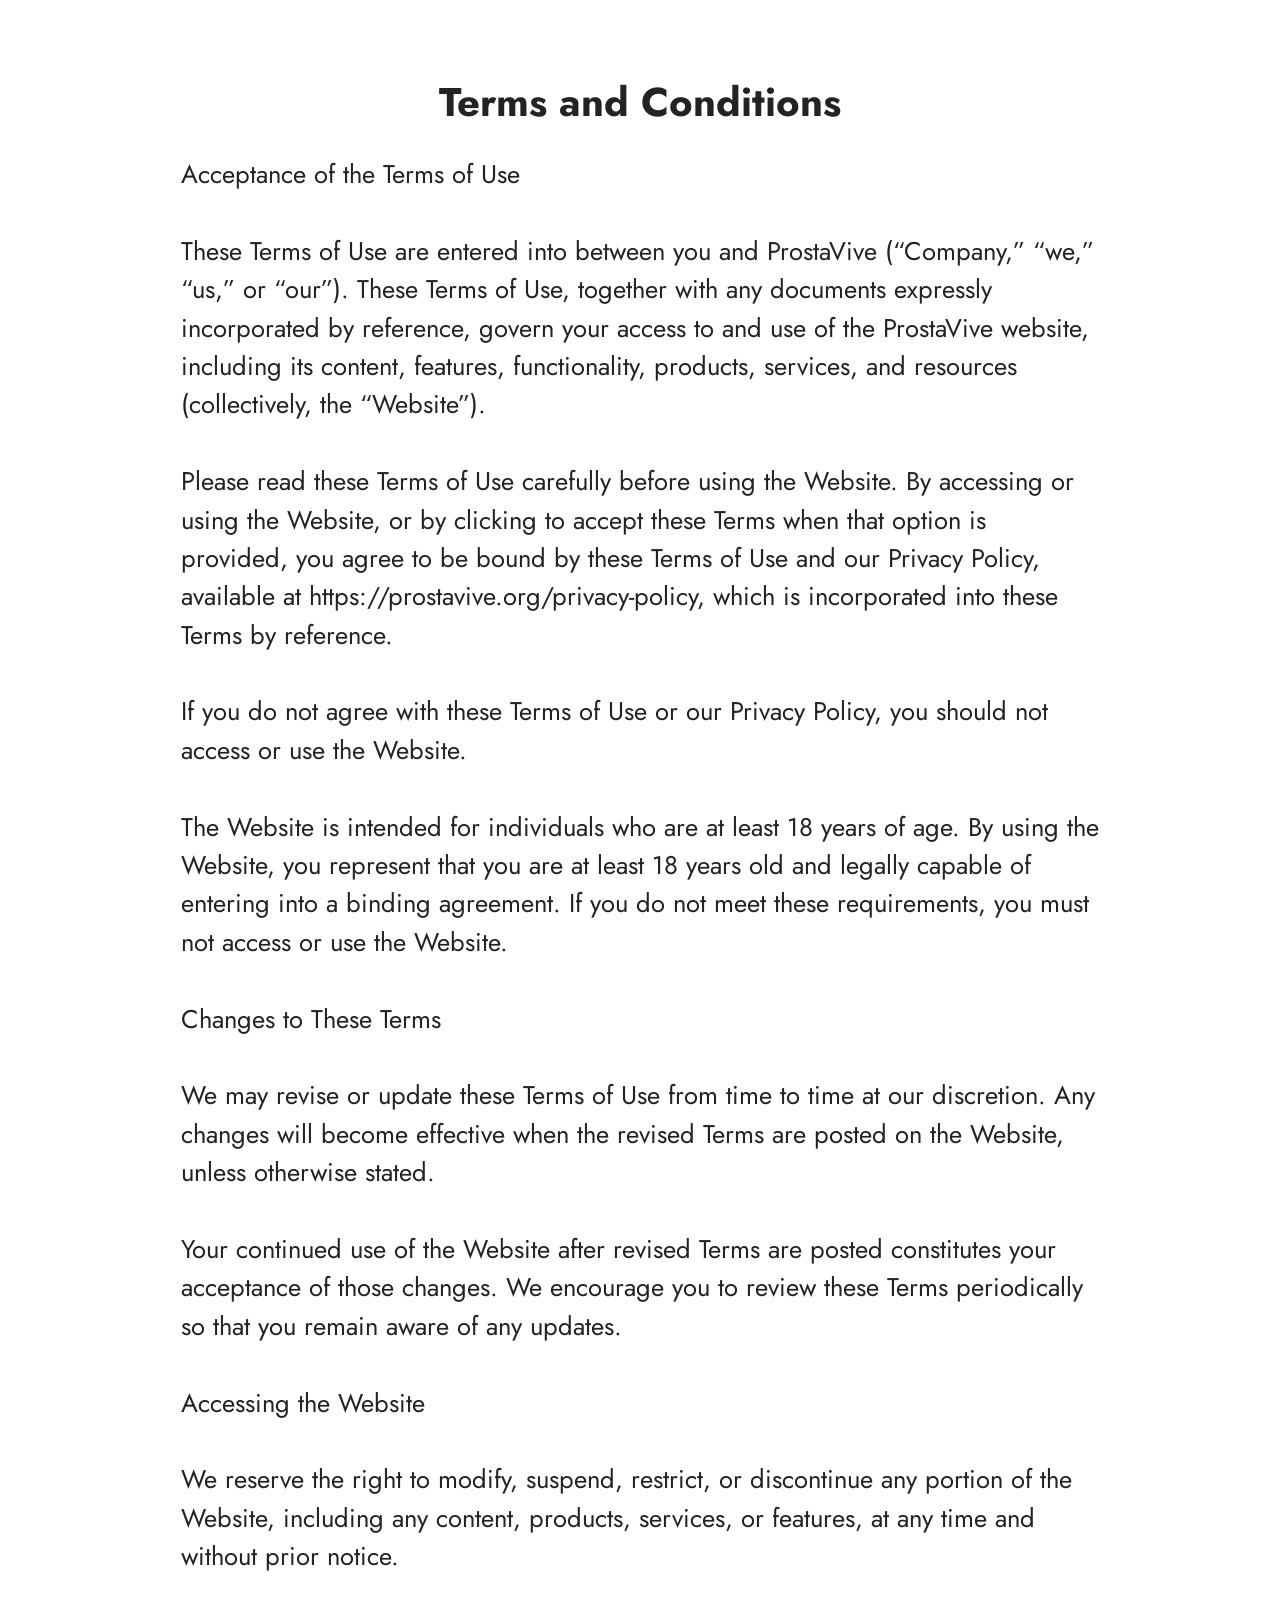
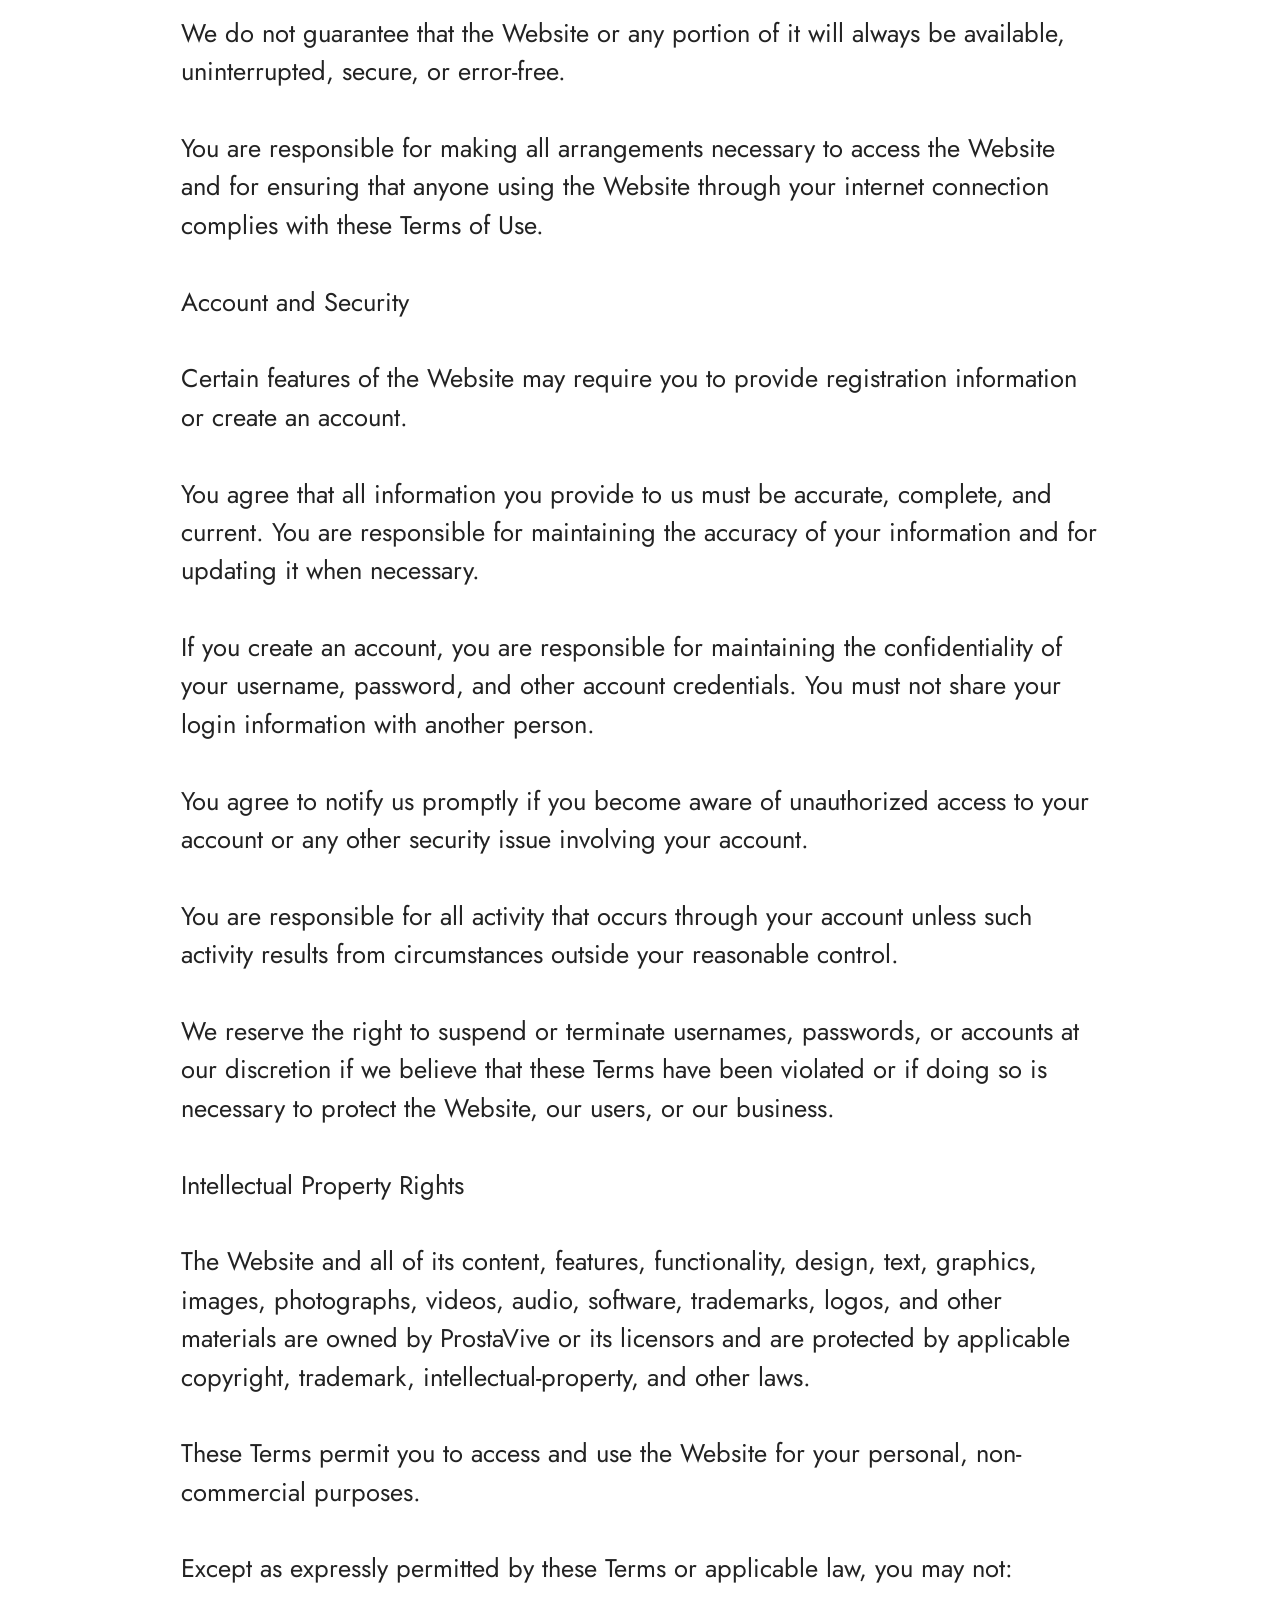
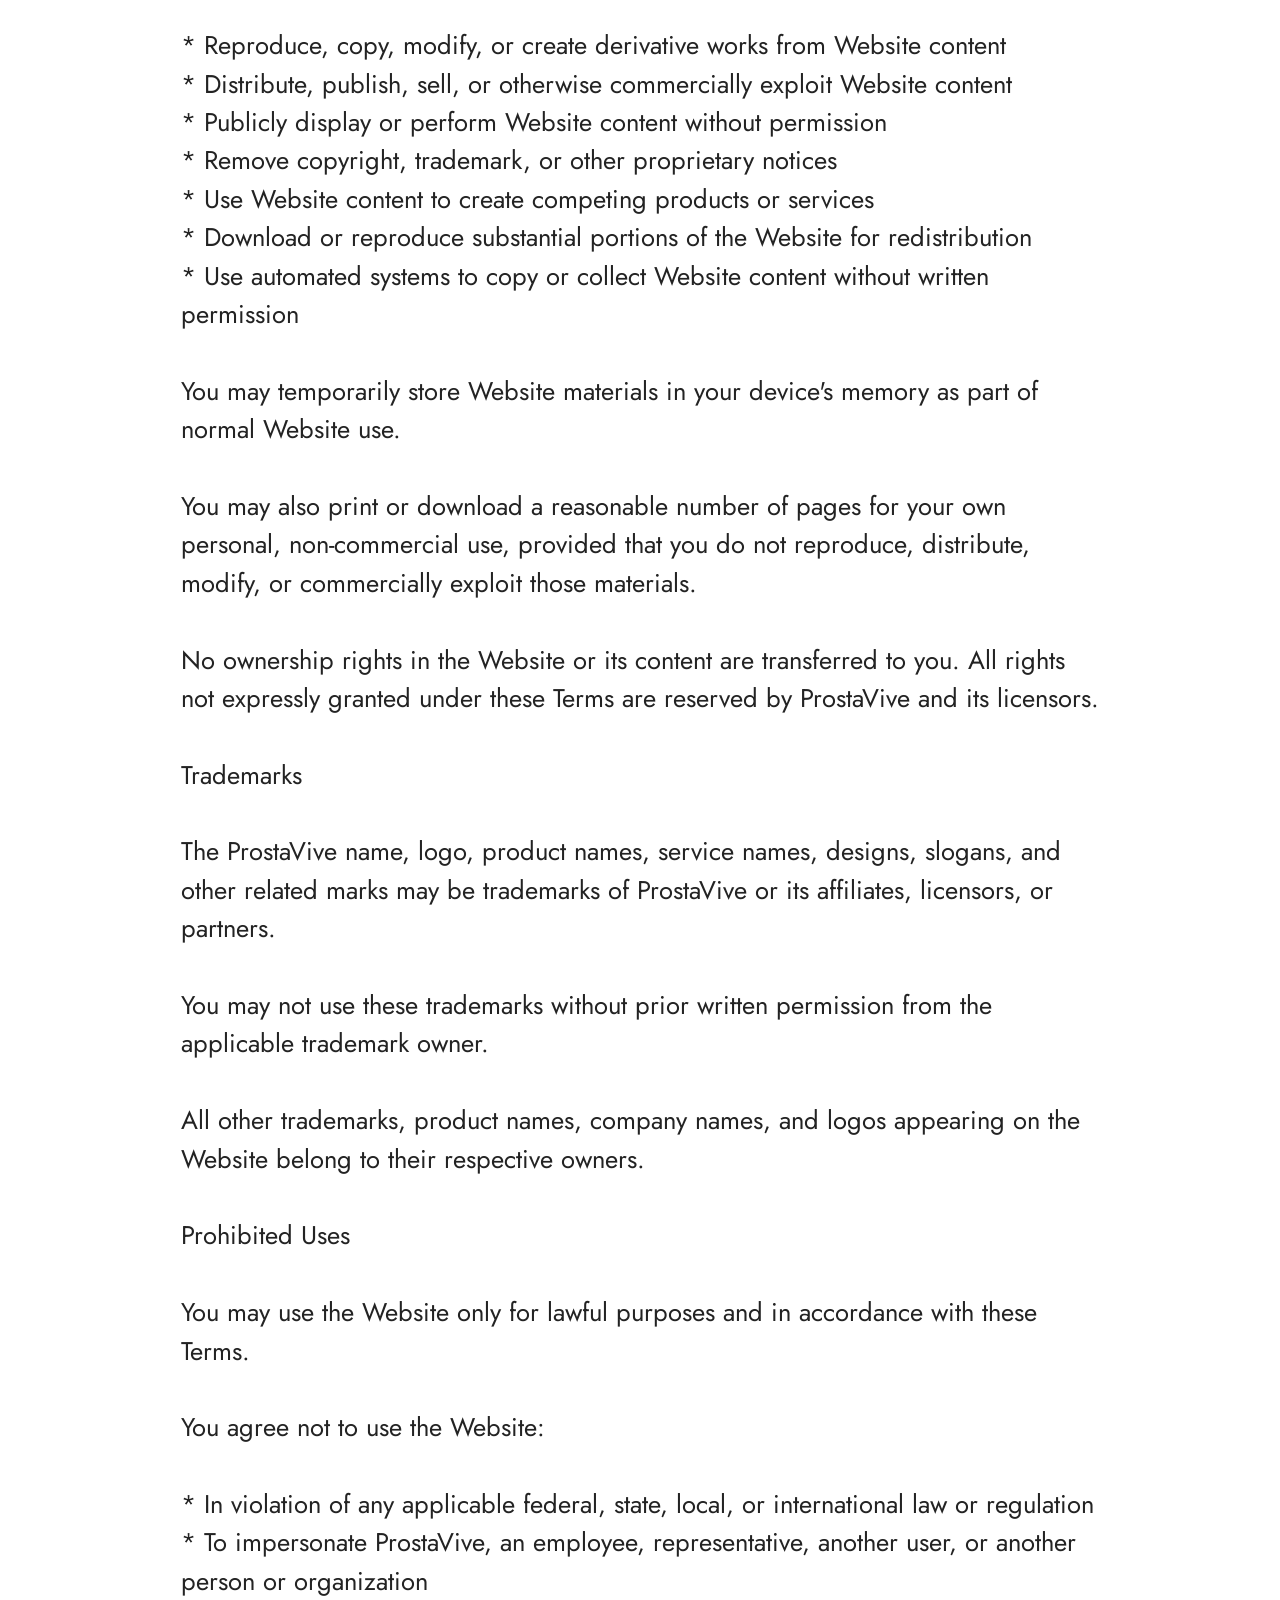
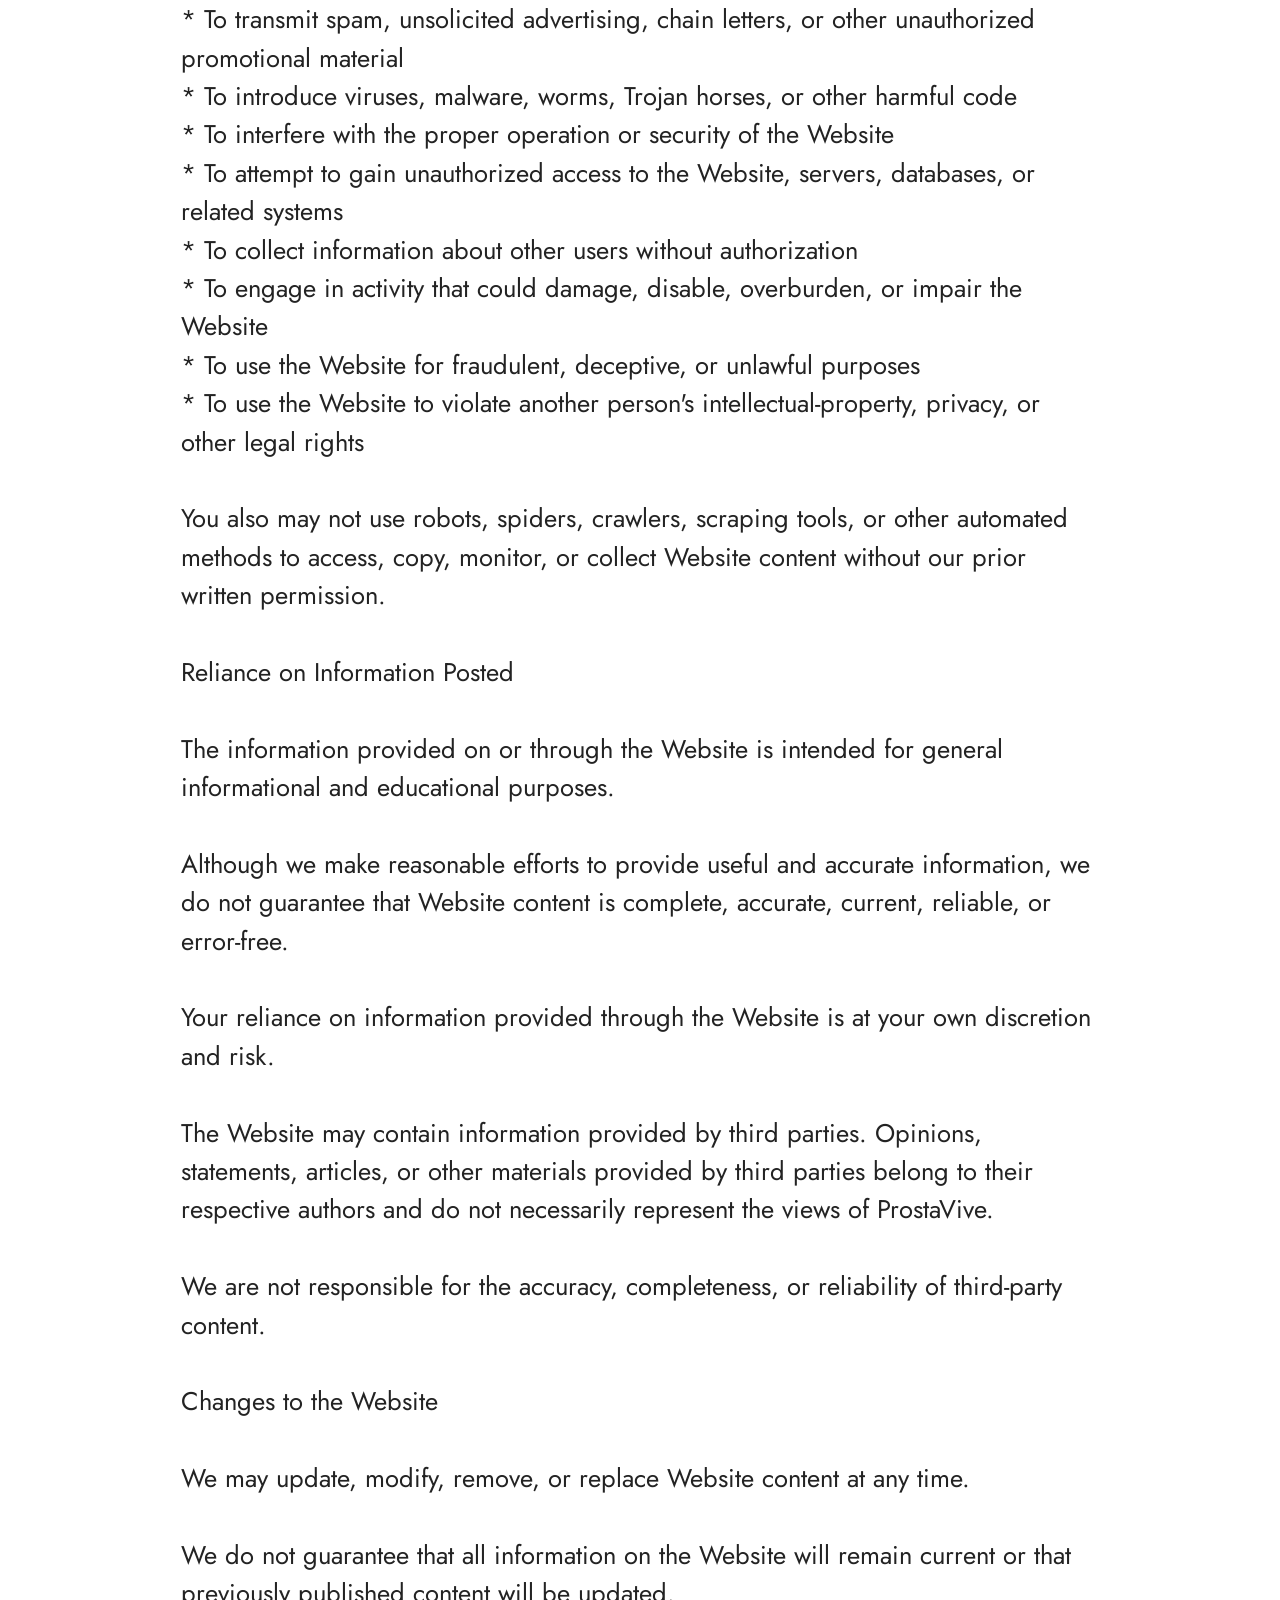
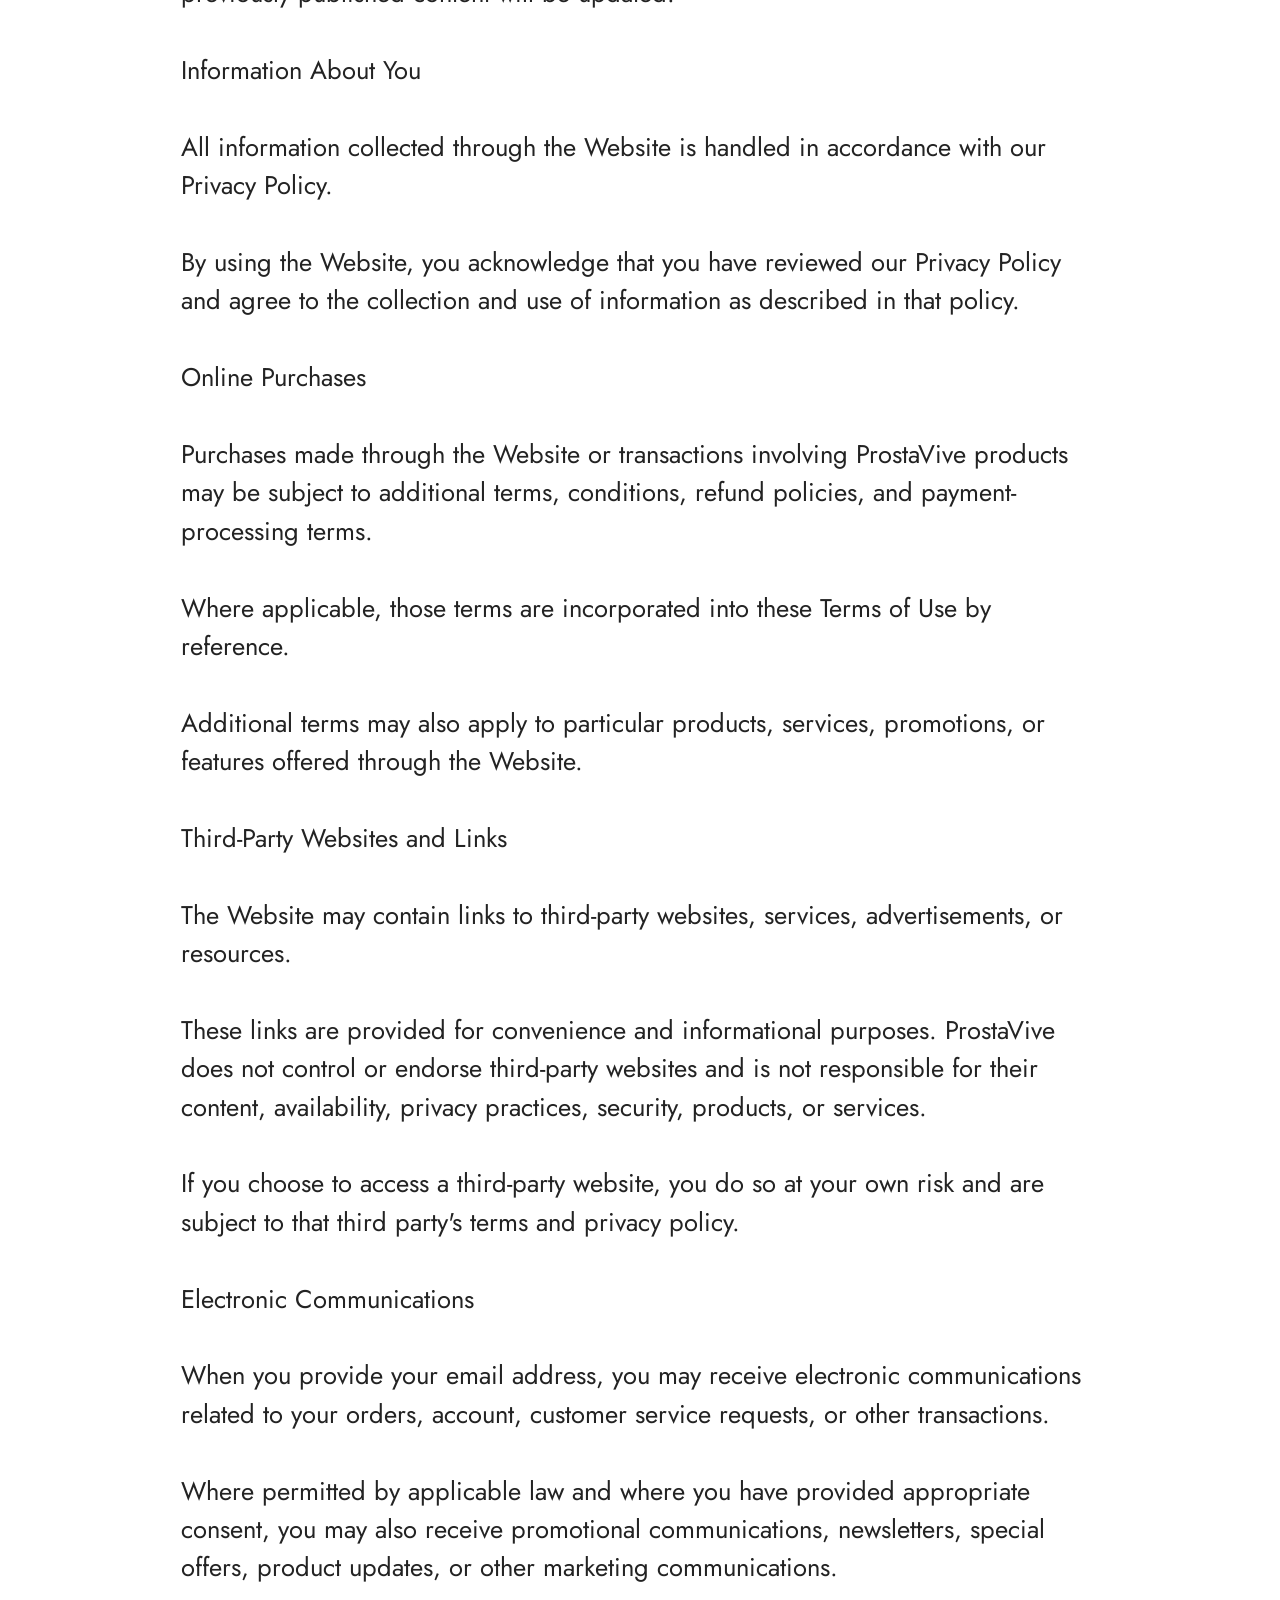
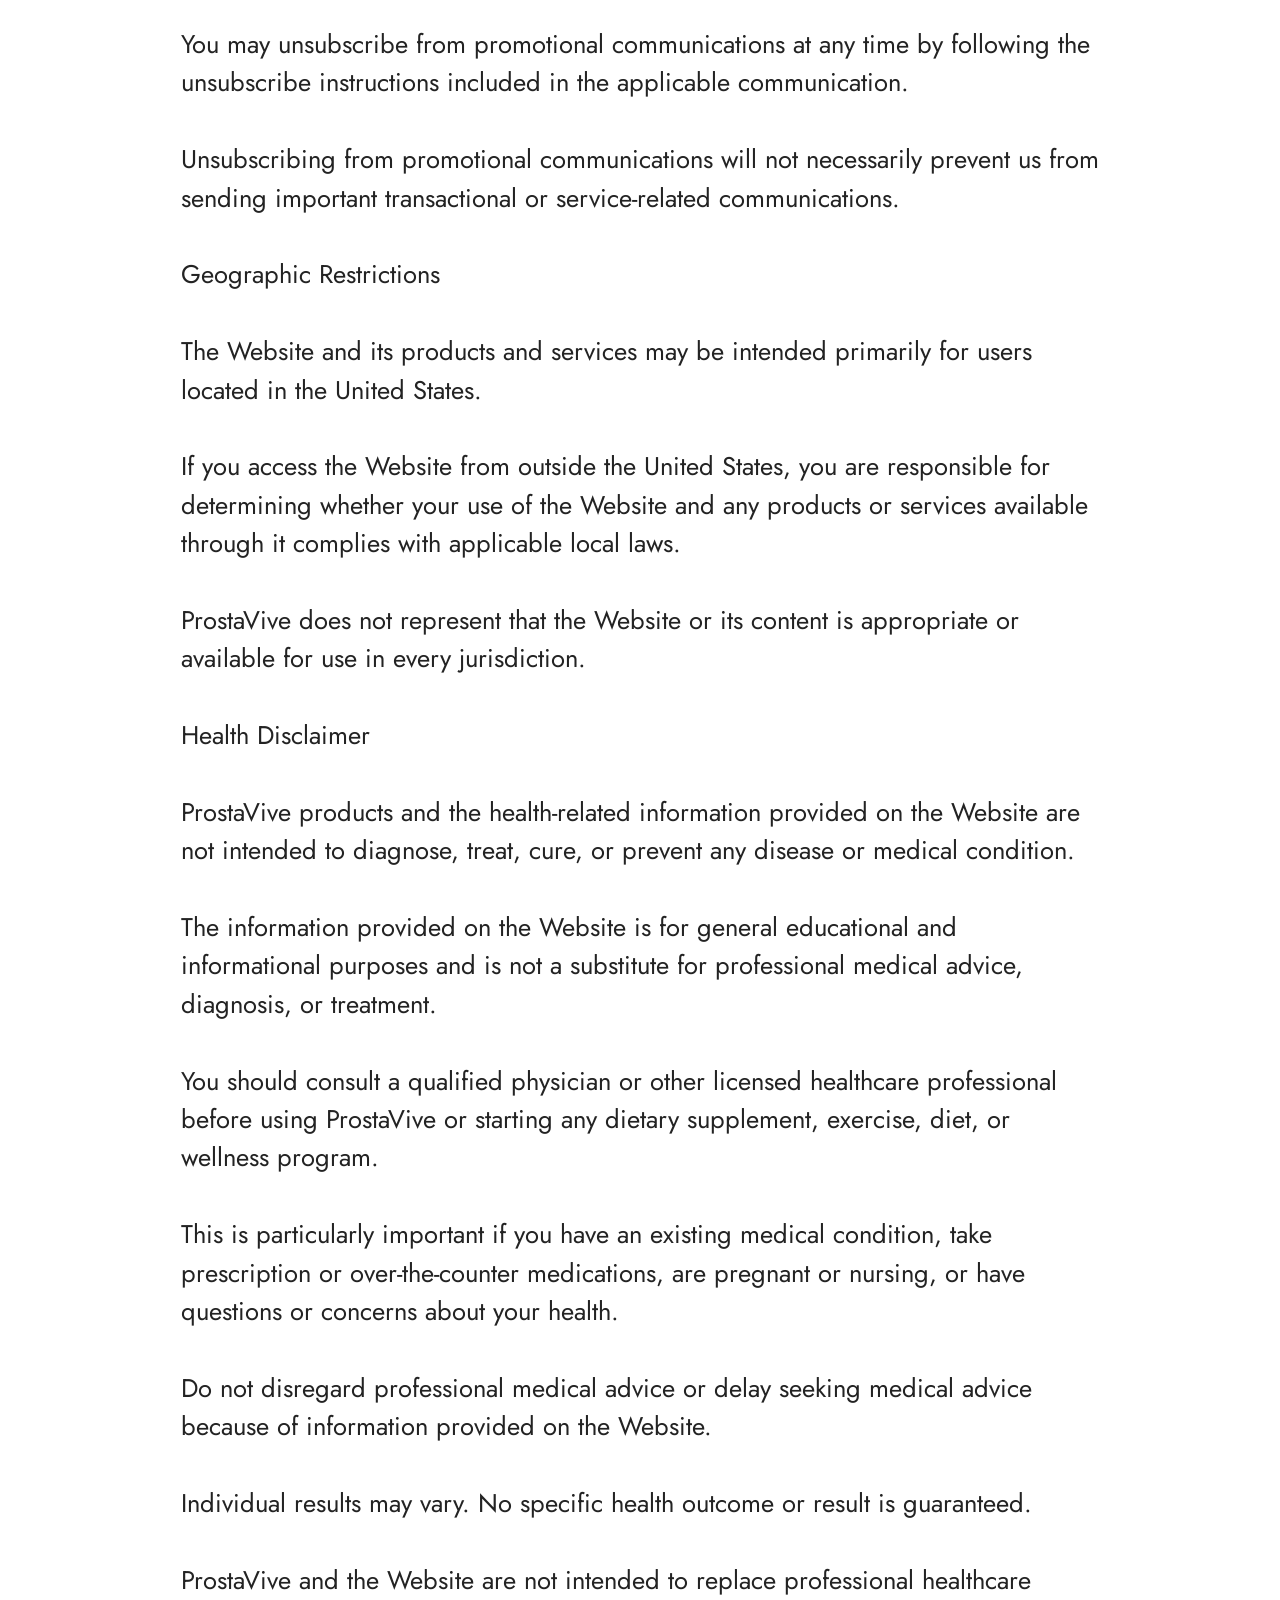
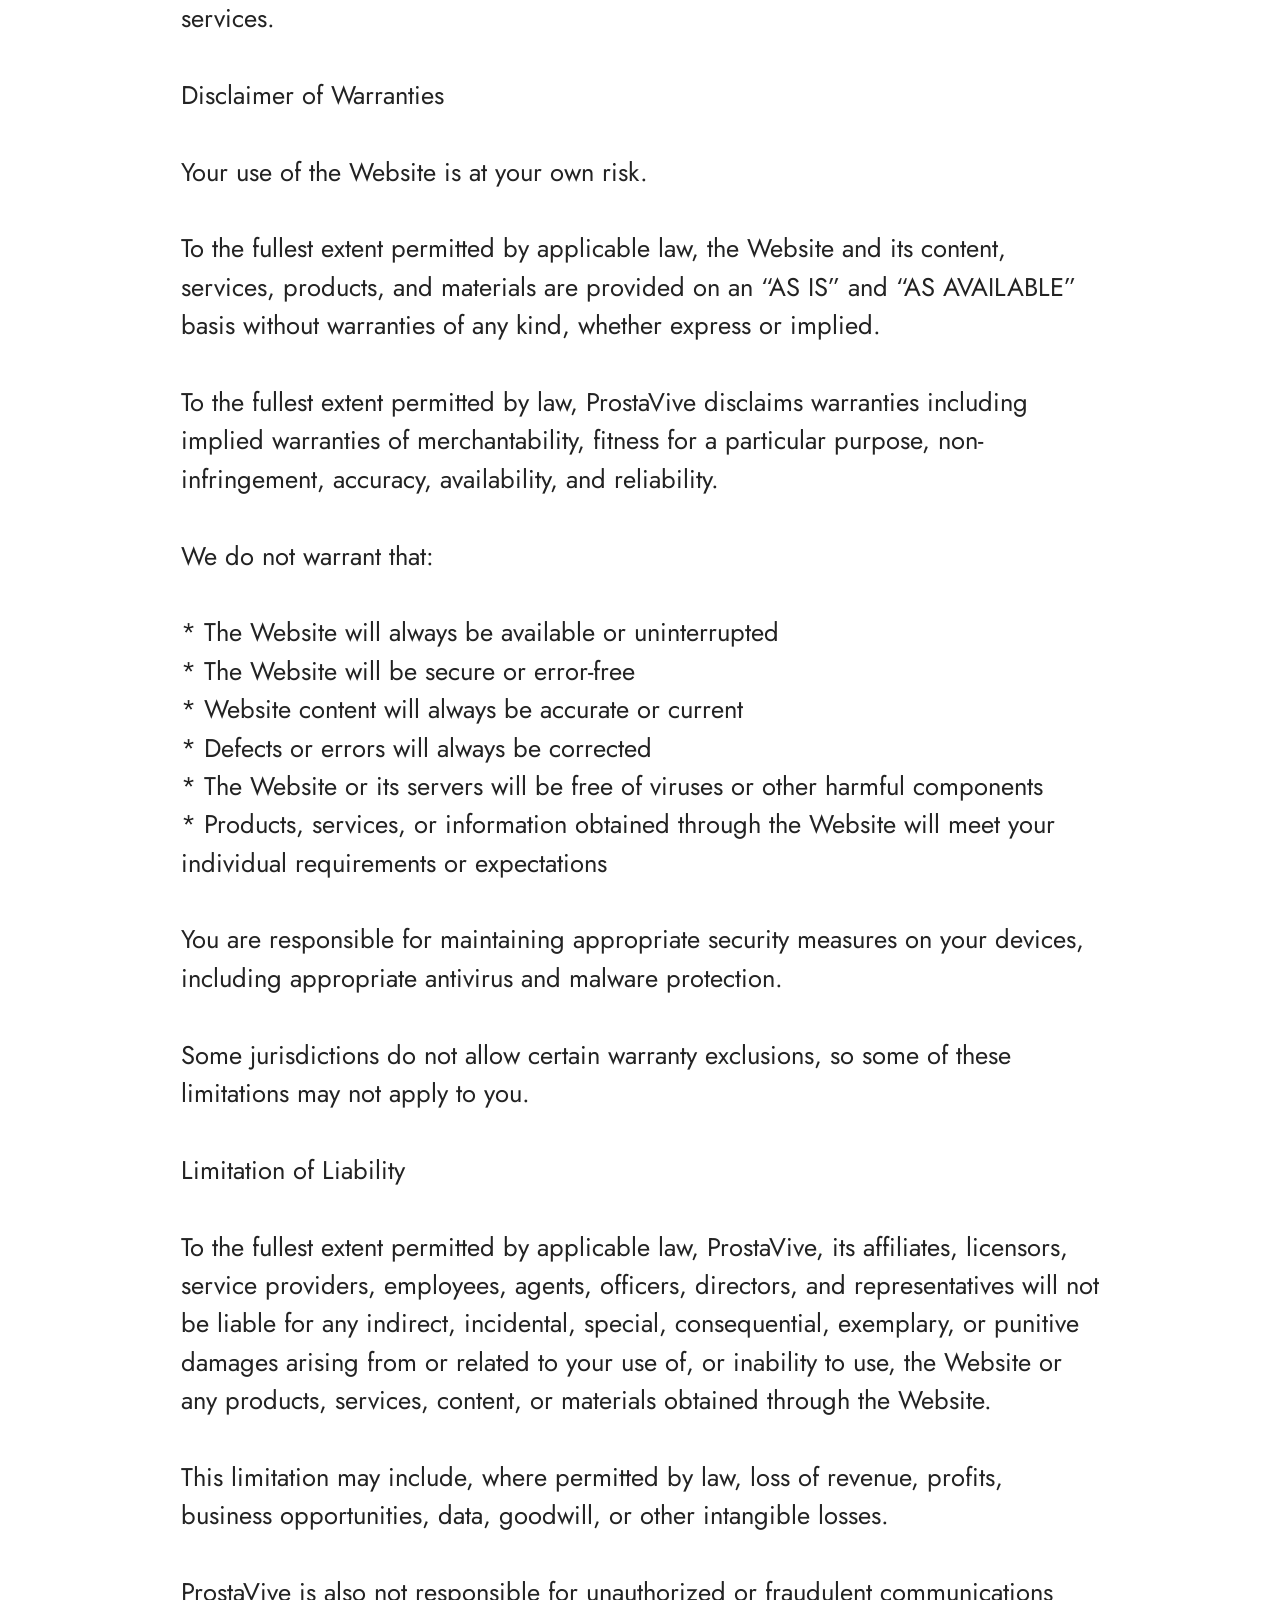
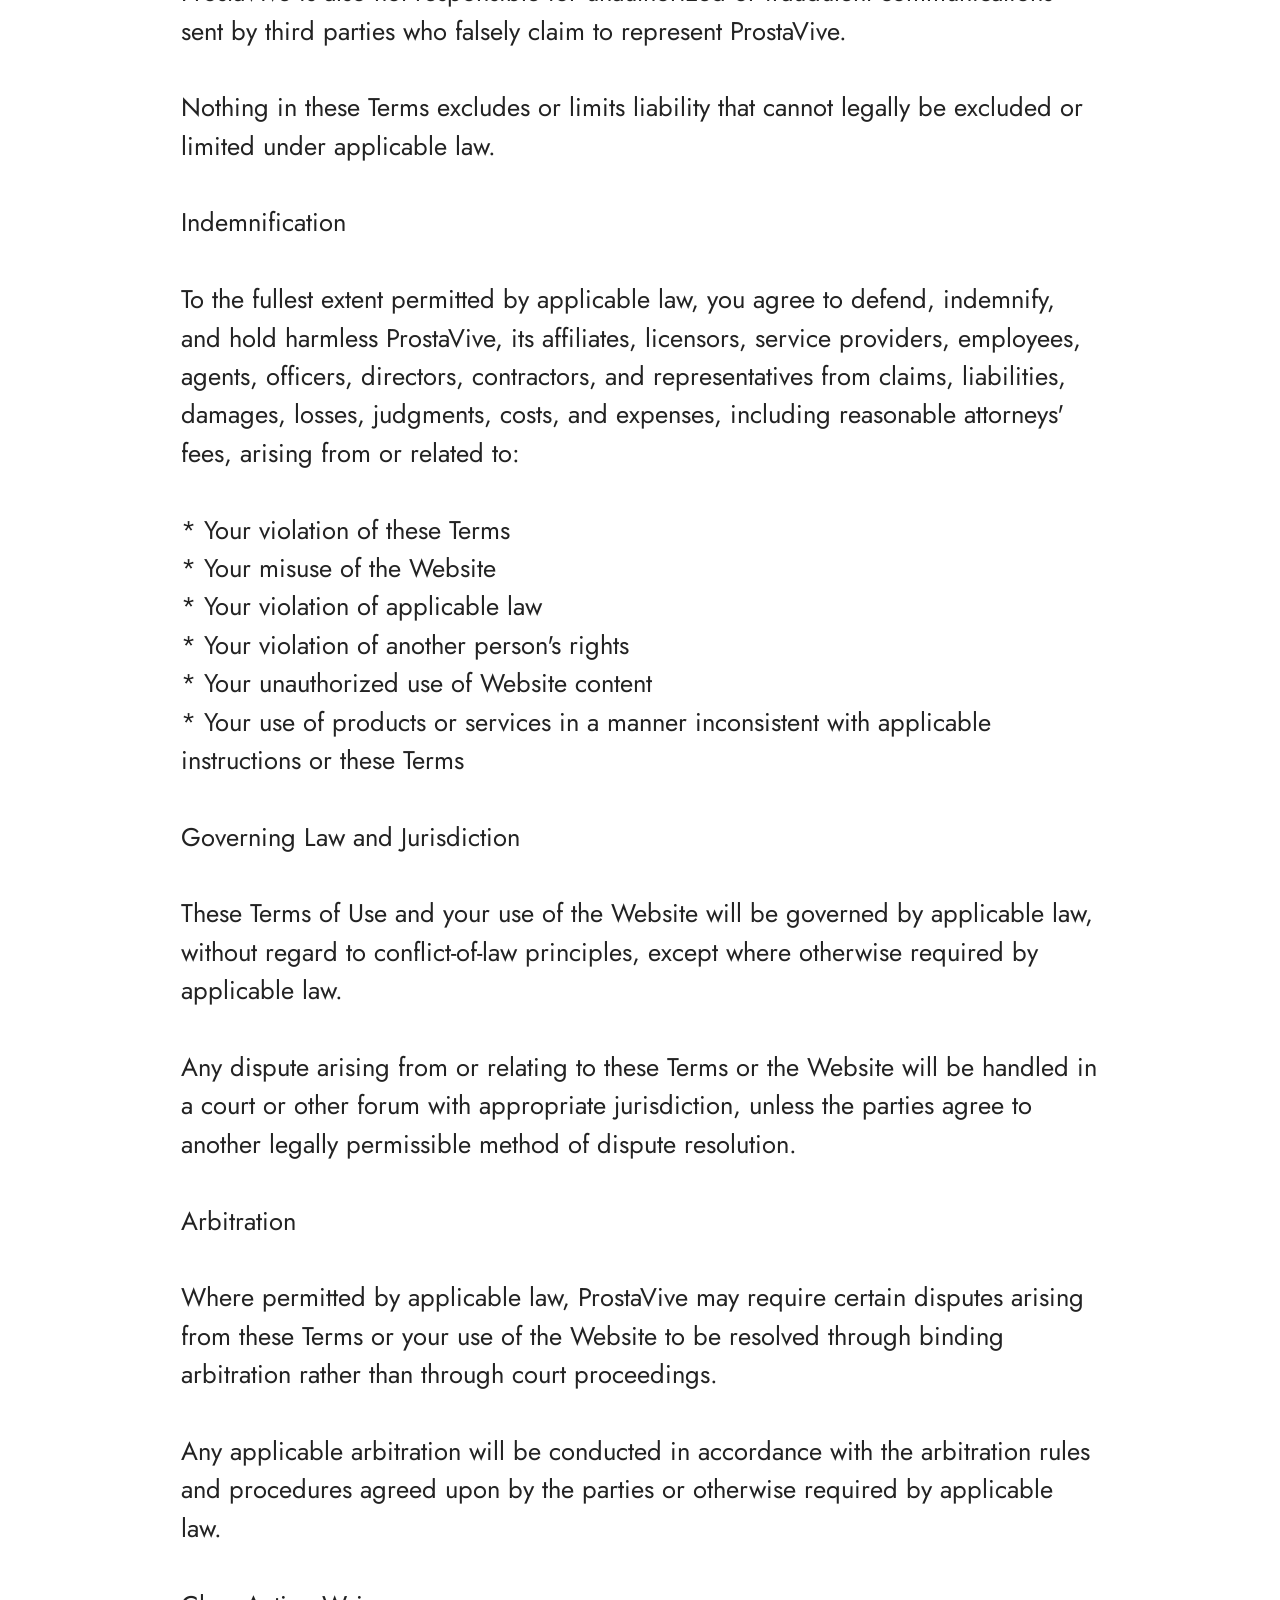
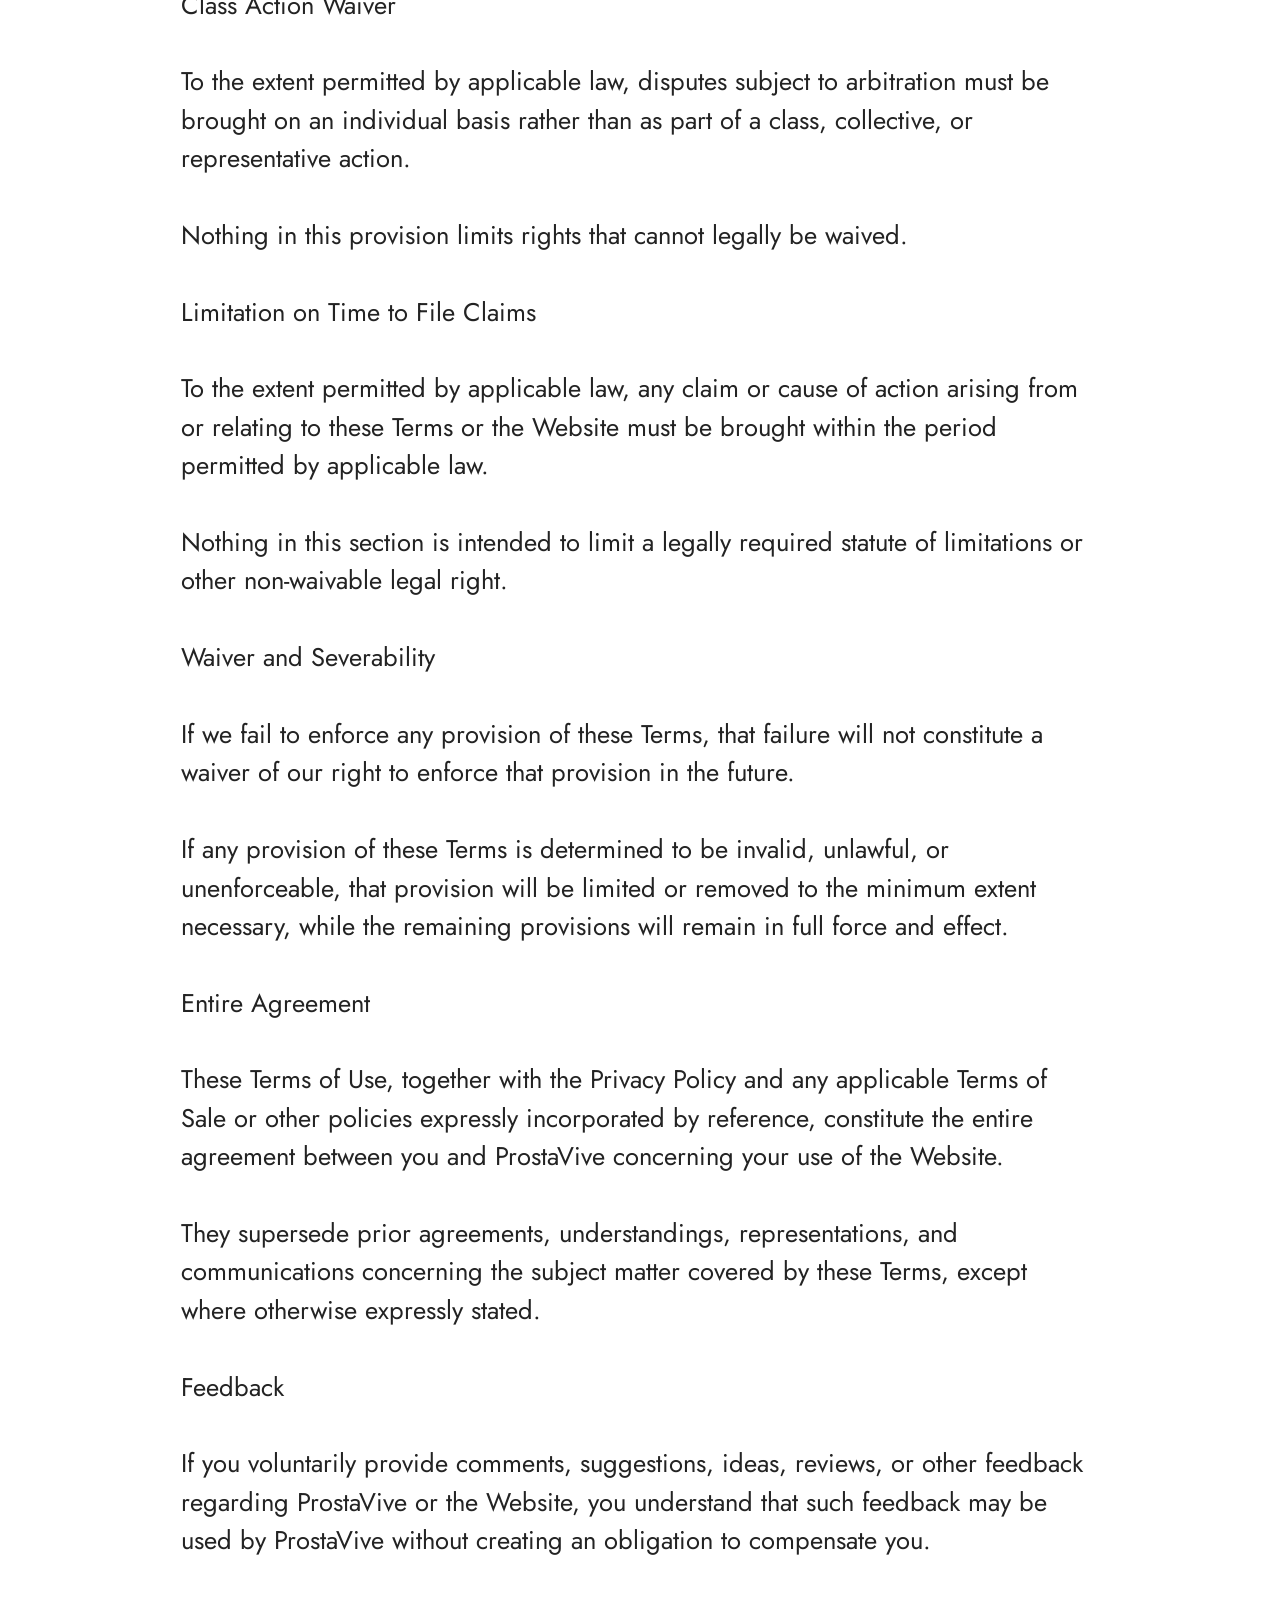
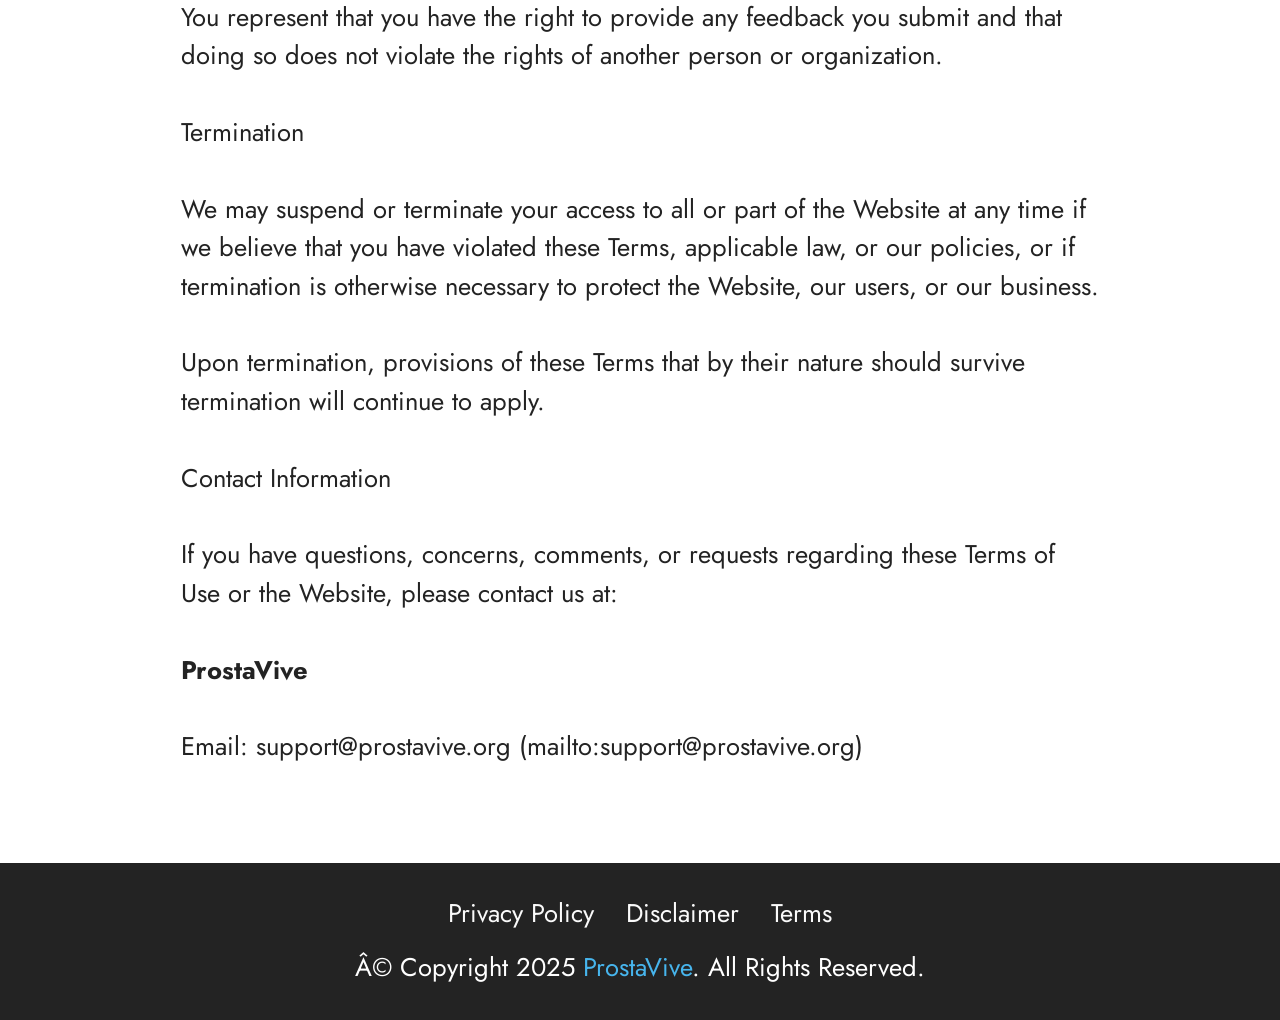
<file: terms-and-conditions.html>
<!DOCTYPE html>
<html  >
<head>
  <!-- Site made with Mobirise Website Builder v6.1.12, https://mobirise.com -->
  <meta charset="UTF-8">
  <meta http-equiv="X-UA-Compatible" content="IE=edge">
  <meta name="generator" content="Mobirise v6.1.12, mobirise.com">
  <meta name="viewport" content="width=device-width, initial-scale=1, minimum-scale=1">
  <link rel="shortcut icon" href="assets/images/product12-809x693201-128x110.png" type="image/x-icon">
  <meta name="description" content="Terms and Conditions for ProstaVive">
  
  
  <title>Terms and Conditions</title>
  <link rel="stylesheet" href="assets/bootstrap/css/bootstrap.min.css">
  <link rel="stylesheet" href="assets/animatecss/animate.css">
  <link rel="stylesheet" href="assets/socicon/css/styles.css">
  <link rel="stylesheet" href="assets/theme/css/style.css">
  <link rel="preload" href="https://fonts.googleapis.com/css?family=Jost:100,200,300,400,500,600,700,800,900,100i,200i,300i,400i,500i,600i,700i,800i,900i&display=swap" as="style" onload="this.onload=null;this.rel='stylesheet'">
  <noscript><link rel="stylesheet" href="https://fonts.googleapis.com/css?family=Jost:100,200,300,400,500,600,700,800,900,100i,200i,300i,400i,500i,600i,700i,800i,900i&display=swap"></noscript>
  <link rel="preload" as="style" href="assets/mobirise/css/mbr-additional.css?v=ssnqlN"><link rel="stylesheet" href="assets/mobirise/css/mbr-additional.css?v=ssnqlN" type="text/css">

  
  
  
</head>
<body>
  
  <section data-bs-version="5.1" class="content5 cid-tLwMDsiyG7" id="content5-2w">
    
    <div class="container">
        <div class="row justify-content-center">
            <div class="col-md-12 col-lg-10">
                
                <h4 class="mbr-section-subtitle mbr-fonts-style mb-4 display-2"><strong>
                    Terms and Conditions</strong></h4>
                <p class="mbr-text mbr-fonts-style display-7">Acceptance of the Terms of Use<br><br>These Terms of Use are entered into between you and ProstaVive (“Company,” “we,” “us,” or “our”). These Terms of Use, together with any documents expressly incorporated by reference, govern your access to and use of the ProstaVive website, including its content, features, functionality, products, services, and resources (collectively, the “Website”).<br><br>Please read these Terms of Use carefully before using the Website. By accessing or using the Website, or by clicking to accept these Terms when that option is provided, you agree to be bound by these Terms of Use and our Privacy Policy, available at https://prostavive.org/privacy-policy, which is incorporated into these Terms by reference.<br><br>If you do not agree with these Terms of Use or our Privacy Policy, you should not access or use the Website.<br><br>The Website is intended for individuals who are at least 18 years of age. By using the Website, you represent that you are at least 18 years old and legally capable of entering into a binding agreement. If you do not meet these requirements, you must not access or use the Website.<br><br>Changes to These Terms<br><br>We may revise or update these Terms of Use from time to time at our discretion. Any changes will become effective when the revised Terms are posted on the Website, unless otherwise stated.<br><br>Your continued use of the Website after revised Terms are posted constitutes your acceptance of those changes. We encourage you to review these Terms periodically so that you remain aware of any updates.<br><br>Accessing the Website<br><br>We reserve the right to modify, suspend, restrict, or discontinue any portion of the Website, including any content, products, services, or features, at any time and without prior notice.<br><br>We do not guarantee that the Website or any portion of it will always be available, uninterrupted, secure, or error-free.<br><br>You are responsible for making all arrangements necessary to access the Website and for ensuring that anyone using the Website through your internet connection complies with these Terms of Use.<br><br>Account and Security<br><br>Certain features of the Website may require you to provide registration information or create an account.<br><br>You agree that all information you provide to us must be accurate, complete, and current. You are responsible for maintaining the accuracy of your information and for updating it when necessary.<br><br>If you create an account, you are responsible for maintaining the confidentiality of your username, password, and other account credentials. You must not share your login information with another person.<br><br>You agree to notify us promptly if you become aware of unauthorized access to your account or any other security issue involving your account.<br><br>You are responsible for all activity that occurs through your account unless such activity results from circumstances outside your reasonable control.<br><br>We reserve the right to suspend or terminate usernames, passwords, or accounts at our discretion if we believe that these Terms have been violated or if doing so is necessary to protect the Website, our users, or our business.<br><br>Intellectual Property Rights<br><br>The Website and all of its content, features, functionality, design, text, graphics, images, photographs, videos, audio, software, trademarks, logos, and other materials are owned by ProstaVive or its licensors and are protected by applicable copyright, trademark, intellectual-property, and other laws.<br><br>These Terms permit you to access and use the Website for your personal, non-commercial purposes.<br><br>Except as expressly permitted by these Terms or applicable law, you may not:<br><br>* Reproduce, copy, modify, or create derivative works from Website content<br>* Distribute, publish, sell, or otherwise commercially exploit Website content<br>* Publicly display or perform Website content without permission<br>* Remove copyright, trademark, or other proprietary notices<br>* Use Website content to create competing products or services<br>* Download or reproduce substantial portions of the Website for redistribution<br>* Use automated systems to copy or collect Website content without written permission<br><br>You may temporarily store Website materials in your device's memory as part of normal Website use.<br><br>You may also print or download a reasonable number of pages for your own personal, non-commercial use, provided that you do not reproduce, distribute, modify, or commercially exploit those materials.<br><br>No ownership rights in the Website or its content are transferred to you. All rights not expressly granted under these Terms are reserved by ProstaVive and its licensors.<br><br>Trademarks<br><br>The ProstaVive name, logo, product names, service names, designs, slogans, and other related marks may be trademarks of ProstaVive or its affiliates, licensors, or partners.<br><br>You may not use these trademarks without prior written permission from the applicable trademark owner.<br><br>All other trademarks, product names, company names, and logos appearing on the Website belong to their respective owners.<br><br>Prohibited Uses<br><br>You may use the Website only for lawful purposes and in accordance with these Terms.<br><br>You agree not to use the Website:<br><br>* In violation of any applicable federal, state, local, or international law or regulation<br>* To impersonate ProstaVive, an employee, representative, another user, or another person or organization<br>* To transmit spam, unsolicited advertising, chain letters, or other unauthorized promotional material<br>* To introduce viruses, malware, worms, Trojan horses, or other harmful code<br>* To interfere with the proper operation or security of the Website<br>* To attempt to gain unauthorized access to the Website, servers, databases, or related systems<br>* To collect information about other users without authorization<br>* To engage in activity that could damage, disable, overburden, or impair the Website<br>* To use the Website for fraudulent, deceptive, or unlawful purposes<br>* To use the Website to violate another person's intellectual-property, privacy, or other legal rights<br><br>You also may not use robots, spiders, crawlers, scraping tools, or other automated methods to access, copy, monitor, or collect Website content without our prior written permission.<br><br>Reliance on Information Posted<br><br>The information provided on or through the Website is intended for general informational and educational purposes.<br><br>Although we make reasonable efforts to provide useful and accurate information, we do not guarantee that Website content is complete, accurate, current, reliable, or error-free.<br><br>Your reliance on information provided through the Website is at your own discretion and risk.<br><br>The Website may contain information provided by third parties. Opinions, statements, articles, or other materials provided by third parties belong to their respective authors and do not necessarily represent the views of ProstaVive.<br><br>We are not responsible for the accuracy, completeness, or reliability of third-party content.<br><br>Changes to the Website<br><br>We may update, modify, remove, or replace Website content at any time.<br><br>We do not guarantee that all information on the Website will remain current or that previously published content will be updated.<br><br>Information About You<br><br>All information collected through the Website is handled in accordance with our Privacy Policy.<br><br>By using the Website, you acknowledge that you have reviewed our Privacy Policy and agree to the collection and use of information as described in that policy.<br><br>Online Purchases<br><br>Purchases made through the Website or transactions involving ProstaVive products may be subject to additional terms, conditions, refund policies, and payment-processing terms.<br><br>Where applicable, those terms are incorporated into these Terms of Use by reference.<br><br>Additional terms may also apply to particular products, services, promotions, or features offered through the Website.<br><br>Third-Party Websites and Links<br><br>The Website may contain links to third-party websites, services, advertisements, or resources.<br><br>These links are provided for convenience and informational purposes. ProstaVive does not control or endorse third-party websites and is not responsible for their content, availability, privacy practices, security, products, or services.<br><br>If you choose to access a third-party website, you do so at your own risk and are subject to that third party's terms and privacy policy.<br><br>Electronic Communications<br><br>When you provide your email address, you may receive electronic communications related to your orders, account, customer service requests, or other transactions.<br><br>Where permitted by applicable law and where you have provided appropriate consent, you may also receive promotional communications, newsletters, special offers, product updates, or other marketing communications.<br><br>You may unsubscribe from promotional communications at any time by following the unsubscribe instructions included in the applicable communication.<br><br>Unsubscribing from promotional communications will not necessarily prevent us from sending important transactional or service-related communications.<br><br>Geographic Restrictions<br><br>The Website and its products and services may be intended primarily for users located in the United States.<br><br>If you access the Website from outside the United States, you are responsible for determining whether your use of the Website and any products or services available through it complies with applicable local laws.<br><br>ProstaVive does not represent that the Website or its content is appropriate or available for use in every jurisdiction.<br><br>Health Disclaimer<br><br>ProstaVive products and the health-related information provided on the Website are not intended to diagnose, treat, cure, or prevent any disease or medical condition.<br><br>The information provided on the Website is for general educational and informational purposes and is not a substitute for professional medical advice, diagnosis, or treatment.<br><br>You should consult a qualified physician or other licensed healthcare professional before using ProstaVive or starting any dietary supplement, exercise, diet, or wellness program.<br><br>This is particularly important if you have an existing medical condition, take prescription or over-the-counter medications, are pregnant or nursing, or have questions or concerns about your health.<br><br>Do not disregard professional medical advice or delay seeking medical advice because of information provided on the Website.<br><br>Individual results may vary. No specific health outcome or result is guaranteed.<br><br>ProstaVive and the Website are not intended to replace professional healthcare services.<br><br>Disclaimer of Warranties<br><br>Your use of the Website is at your own risk.<br><br>To the fullest extent permitted by applicable law, the Website and its content, services, products, and materials are provided on an “AS IS” and “AS AVAILABLE” basis without warranties of any kind, whether express or implied.<br><br>To the fullest extent permitted by law, ProstaVive disclaims warranties including implied warranties of merchantability, fitness for a particular purpose, non-infringement, accuracy, availability, and reliability.<br><br>We do not warrant that:<br><br>* The Website will always be available or uninterrupted<br>* The Website will be secure or error-free<br>* Website content will always be accurate or current<br>* Defects or errors will always be corrected<br>* The Website or its servers will be free of viruses or other harmful components<br>* Products, services, or information obtained through the Website will meet your individual requirements or expectations<br><br>You are responsible for maintaining appropriate security measures on your devices, including appropriate antivirus and malware protection.<br><br>Some jurisdictions do not allow certain warranty exclusions, so some of these limitations may not apply to you.<br><br>Limitation of Liability<br><br>To the fullest extent permitted by applicable law, ProstaVive, its affiliates, licensors, service providers, employees, agents, officers, directors, and representatives will not be liable for any indirect, incidental, special, consequential, exemplary, or punitive damages arising from or related to your use of, or inability to use, the Website or any products, services, content, or materials obtained through the Website.<br><br>This limitation may include, where permitted by law, loss of revenue, profits, business opportunities, data, goodwill, or other intangible losses.<br><br>ProstaVive is also not responsible for unauthorized or fraudulent communications sent by third parties who falsely claim to represent ProstaVive.<br><br>Nothing in these Terms excludes or limits liability that cannot legally be excluded or limited under applicable law.<br><br>Indemnification<br><br>To the fullest extent permitted by applicable law, you agree to defend, indemnify, and hold harmless ProstaVive, its affiliates, licensors, service providers, employees, agents, officers, directors, contractors, and representatives from claims, liabilities, damages, losses, judgments, costs, and expenses, including reasonable attorneys' fees, arising from or related to:<br><br>* Your violation of these Terms<br>* Your misuse of the Website<br>* Your violation of applicable law<br>* Your violation of another person's rights<br>* Your unauthorized use of Website content<br>* Your use of products or services in a manner inconsistent with applicable instructions or these Terms<br><br>Governing Law and Jurisdiction<br><br>These Terms of Use and your use of the Website will be governed by applicable law, without regard to conflict-of-law principles, except where otherwise required by applicable law.<br><br>Any dispute arising from or relating to these Terms or the Website will be handled in a court or other forum with appropriate jurisdiction, unless the parties agree to another legally permissible method of dispute resolution.<br><br>Arbitration<br><br>Where permitted by applicable law, ProstaVive may require certain disputes arising from these Terms or your use of the Website to be resolved through binding arbitration rather than through court proceedings.<br><br>Any applicable arbitration will be conducted in accordance with the arbitration rules and procedures agreed upon by the parties or otherwise required by applicable law.<br><br>Class Action Waiver<br><br>To the extent permitted by applicable law, disputes subject to arbitration must be brought on an individual basis rather than as part of a class, collective, or representative action.<br><br>Nothing in this provision limits rights that cannot legally be waived.<br><br>Limitation on Time to File Claims<br><br>To the extent permitted by applicable law, any claim or cause of action arising from or relating to these Terms or the Website must be brought within the period permitted by applicable law.<br><br>Nothing in this section is intended to limit a legally required statute of limitations or other non-waivable legal right.<br><br>Waiver and Severability<br><br>If we fail to enforce any provision of these Terms, that failure will not constitute a waiver of our right to enforce that provision in the future.<br><br>If any provision of these Terms is determined to be invalid, unlawful, or unenforceable, that provision will be limited or removed to the minimum extent necessary, while the remaining provisions will remain in full force and effect.<br><br>Entire Agreement<br><br>These Terms of Use, together with the Privacy Policy and any applicable Terms of Sale or other policies expressly incorporated by reference, constitute the entire agreement between you and ProstaVive concerning your use of the Website.<br><br>They supersede prior agreements, understandings, representations, and communications concerning the subject matter covered by these Terms, except where otherwise expressly stated.<br><br>Feedback<br><br>If you voluntarily provide comments, suggestions, ideas, reviews, or other feedback regarding ProstaVive or the Website, you understand that such feedback may be used by ProstaVive without creating an obligation to compensate you.<br><br>You represent that you have the right to provide any feedback you submit and that doing so does not violate the rights of another person or organization.<br><br>Termination<br><br>We may suspend or terminate your access to all or part of the Website at any time if we believe that you have violated these Terms, applicable law, or our policies, or if termination is otherwise necessary to protect the Website, our users, or our business.<br><br>Upon termination, provisions of these Terms that by their nature should survive termination will continue to apply.<br><br>Contact Information<br><br>If you have questions, concerns, comments, or requests regarding these Terms of Use or the Website, please contact us at:<br><br><strong>ProstaVive</strong><br><br>Email: support@prostavive.org (mailto:support@prostavive.org)<br></p>
            </div>
        </div>
    </div>
</section>

<section data-bs-version="5.1" class="footer3 cid-tLwQuQyLCE" once="footers" id="footer3-2y">

    

    

    <div class="container">
        <div class="media-container-row align-center mbr-white">
            <div class="row row-links">
                <ul class="foot-menu">
                    
                    
                    
                    
                    
                <li class="foot-menu-item mbr-fonts-style display-7"><a href="privacy-policy.html" class="text-white text-primary">Privacy Policy</a></li><li class="foot-menu-item mbr-fonts-style display-7"><a href="disclaimer.html" class="text-white text-primary">Disclaimer</a></li><li class="foot-menu-item mbr-fonts-style display-7"><a href="terms-and-conditions.html" class="text-white text-primary">Terms</a></li></ul>
            </div>
            
            <div class="row row-copirayt">
                <p class="mbr-text mb-0 mbr-fonts-style mbr-white align-center display-7">
                    Â© Copyright 2025<a href="index.html" class="text-info text-primary"> ProstaVive</a>.&nbsp;All Rights Reserved.
                </p>
            </div>
        </div>
    </div>
</section><script src="assets/bootstrap/js/bootstrap.bundle.min.js"></script>  <script src="assets/smoothscroll/smooth-scroll.js"></script>  <script src="assets/ytplayer/index.js"></script>  <script src="assets/theme/js/script.js"></script>  
  
  
 <div id="scrollToTop" class="scrollToTop mbr-arrow-up"><a style="text-align: center;"><i class="mbr-arrow-up-icon mbr-arrow-up-icon-cm cm-icon cm-icon-smallarrow-up"></i></a></div>
    <input name="animation" type="hidden">
  </body>
</html>
</file>
<file: assets/web/assets/mobirise-icons2/mobirise2.css>
@font-face {
  font-family: 'Moririse2';
  font-display: swap;
  src:  url('mobirise2.eot?f2bix4');
  src:  url('mobirise2.eot?f2bix4#iefix') format('embedded-opentype'),
    url('mobirise2.woff2?f2bix4') format('woff2'),
    url('mobirise2.woff?f2bix4') format('woff'),
    url('mobirise2.ttf?f2bix4') format('truetype'),
    url('mobirise2.svg?f2bix4#mobirise2') format('svg');
  font-weight: normal;
  font-style: normal;
}

[class^="mobi-"], [class*=" mobi-"] {
  /* use !important to prevent issues with browser extensions that change fonts */
  font-family: 'Moririse2' !important;
  speak: none;
  font-style: normal;
  font-weight: normal;
  font-variant: normal;
  text-transform: none;
  line-height: 1;

  /* Better Font Rendering =========== */
  -webkit-font-smoothing: antialiased;
  -moz-osx-font-smoothing: grayscale;
}

.mobi-mbri-add-submenu:before {
  content: "\e900";
}
.mobi-mbri-alert:before {
  content: "\e901";
}
.mobi-mbri-align-center:before {
  content: "\e902";
}
.mobi-mbri-align-justify:before {
  content: "\e903";
}
.mobi-mbri-align-left:before {
  content: "\e904";
}
.mobi-mbri-align-right:before {
  content: "\e905";
}
.mobi-mbri-android:before {
  content: "\e906";
}
.mobi-mbri-apple:before {
  content: "\e907";
}
.mobi-mbri-arrow-down:before {
  content: "\e908";
}
.mobi-mbri-arrow-next:before {
  content: "\e909";
}
.mobi-mbri-arrow-prev:before {
  content: "\e90a";
}
.mobi-mbri-arrow-up:before {
  content: "\e90b";
}
.mobi-mbri-bold:before {
  content: "\e90c";
}
.mobi-mbri-bookmark:before {
  content: "\e90d";
}
.mobi-mbri-bootstrap:before {
  content: "\e90e";
}
.mobi-mbri-briefcase:before {
  content: "\e90f";
}
.mobi-mbri-browse:before {
  content: "\e910";
}
.mobi-mbri-bulleted-list:before {
  content: "\e911";
}
.mobi-mbri-calendar:before {
  content: "\e912";
}
.mobi-mbri-camera:before {
  content: "\e913";
}
.mobi-mbri-cart-add:before {
  content: "\e914";
}
.mobi-mbri-cart-full:before {
  content: "\e915";
}
.mobi-mbri-cash:before {
  content: "\e916";
}
.mobi-mbri-change-style:before {
  content: "\e917";
}
.mobi-mbri-chat:before {
  content: "\e918";
}
.mobi-mbri-clock:before {
  content: "\e919";
}
.mobi-mbri-close:before {
  content: "\e91a";
}
.mobi-mbri-cloud:before {
  content: "\e91b";
}
.mobi-mbri-code:before {
  content: "\e91c";
}
.mobi-mbri-contact-form:before {
  content: "\e91d";
}
.mobi-mbri-credit-card:before {
  content: "\e91e";
}
.mobi-mbri-cursor-click:before {
  content: "\e91f";
}
.mobi-mbri-cust-feedback:before {
  content: "\e920";
}
.mobi-mbri-database:before {
  content: "\e921";
}
.mobi-mbri-delivery:before {
  content: "\e922";
}
.mobi-mbri-desktop:before {
  content: "\e923";
}
.mobi-mbri-devices:before {
  content: "\e924";
}
.mobi-mbri-down:before {
  content: "\e925";
}
.mobi-mbri-download-2:before {
  content: "\e926";
}
.mobi-mbri-download:before {
  content: "\e927";
}
.mobi-mbri-drag-n-drop-2:before {
  content: "\e928";
}
.mobi-mbri-drag-n-drop:before {
  content: "\e929";
}
.mobi-mbri-edit-2:before {
  content: "\e92a";
}
.mobi-mbri-edit:before {
  content: "\e92b";
}
.mobi-mbri-error:before {
  content: "\e92c";
}
.mobi-mbri-extension:before {
  content: "\e92d";
}
.mobi-mbri-features:before {
  content: "\e92e";
}
.mobi-mbri-file:before {
  content: "\e92f";
}
.mobi-mbri-flag:before {
  content: "\e930";
}
.mobi-mbri-folder:before {
  content: "\e931";
}
.mobi-mbri-gift:before {
  content: "\e932";
}
.mobi-mbri-github:before {
  content: "\e933";
}
.mobi-mbri-globe-2:before {
  content: "\e934";
}
.mobi-mbri-globe:before {
  content: "\e935";
}
.mobi-mbri-growing-chart:before {
  content: "\e936";
}
.mobi-mbri-hearth:before {
  content: "\e937";
}
.mobi-mbri-help:before {
  content: "\e938";
}
.mobi-mbri-home:before {
  content: "\e939";
}
.mobi-mbri-hot-cup:before {
  content: "\e93a";
}
.mobi-mbri-idea:before {
  content: "\e93b";
}
.mobi-mbri-image-gallery:before {
  content: "\e93c";
}
.mobi-mbri-image-slider:before {
  content: "\e93d";
}
.mobi-mbri-info:before {
  content: "\e93e";
}
.mobi-mbri-italic:before {
  content: "\e93f";
}
.mobi-mbri-key:before {
  content: "\e940";
}
.mobi-mbri-laptop:before {
  content: "\e941";
}
.mobi-mbri-layers:before {
  content: "\e942";
}
.mobi-mbri-left-right:before {
  content: "\e943";
}
.mobi-mbri-left:before {
  content: "\e944";
}
.mobi-mbri-letter:before {
  content: "\e945";
}
.mobi-mbri-like:before {
  content: "\e946";
}
.mobi-mbri-link:before {
  content: "\e947";
}
.mobi-mbri-lock:before {
  content: "\e948";
}
.mobi-mbri-login:before {
  content: "\e949";
}
.mobi-mbri-logout:before {
  content: "\e94a";
}
.mobi-mbri-magic-stick:before {
  content: "\e94b";
}
.mobi-mbri-map-pin:before {
  content: "\e94c";
}
.mobi-mbri-menu:before {
  content: "\e94d";
}
.mobi-mbri-mobile-2:before {
  content: "\e94e";
}
.mobi-mbri-mobile-horizontal:before {
  content: "\e94f";
}
.mobi-mbri-mobile:before {
  content: "\e950";
}
.mobi-mbri-mobirise:before {
  content: "\e951";
}
.mobi-mbri-more-horizontal:before {
  content: "\e952";
}
.mobi-mbri-more-vertical:before {
  content: "\e953";
}
.mobi-mbri-music:before {
  content: "\e954";
}
.mobi-mbri-new-file:before {
  content: "\e955";
}
.mobi-mbri-numbered-list:before {
  content: "\e956";
}
.mobi-mbri-opened-folder:before {
  content: "\e957";
}
.mobi-mbri-pages:before {
  content: "\e958";
}
.mobi-mbri-paper-plane:before {
  content: "\e959";
}
.mobi-mbri-paperclip:before {
  content: "\e95a";
}
.mobi-mbri-phone:before {
  content: "\e95b";
}
.mobi-mbri-photo:before {
  content: "\e95c";
}
.mobi-mbri-photos:before {
  content: "\e95d";
}
.mobi-mbri-pin:before {
  content: "\e95e";
}
.mobi-mbri-play:before {
  content: "\e95f";
}
.mobi-mbri-plus:before {
  content: "\e960";
}
.mobi-mbri-preview:before {
  content: "\e961";
}
.mobi-mbri-print:before {
  content: "\e962";
}
.mobi-mbri-protect:before {
  content: "\e963";
}
.mobi-mbri-question:before {
  content: "\e964";
}
.mobi-mbri-quote-left:before {
  content: "\e965";
}
.mobi-mbri-quote-right:before {
  content: "\e966";
}
.mobi-mbri-redo:before {
  content: "\e967";
}
.mobi-mbri-refresh:before {
  content: "\e968";
}
.mobi-mbri-responsive-2:before {
  content: "\e969";
}
.mobi-mbri-responsive:before {
  content: "\e96a";
}
.mobi-mbri-right:before {
  content: "\e96b";
}
.mobi-mbri-rocket:before {
  content: "\e96c";
}
.mobi-mbri-sad-face:before {
  content: "\e96d";
}
.mobi-mbri-sale:before {
  content: "\e96e";
}
.mobi-mbri-save:before {
  content: "\e96f";
}
.mobi-mbri-search:before {
  content: "\e970";
}
.mobi-mbri-setting-2:before {
  content: "\e971";
}
.mobi-mbri-setting-3:before {
  content: "\e972";
}
.mobi-mbri-setting:before {
  content: "\e973";
}
.mobi-mbri-share:before {
  content: "\e974";
}
.mobi-mbri-shopping-bag:before {
  content: "\e975";
}
.mobi-mbri-shopping-basket:before {
  content: "\e976";
}
.mobi-mbri-shopping-cart:before {
  content: "\e977";
}
.mobi-mbri-sites:before {
  content: "\e978";
}
.mobi-mbri-smile-face:before {
  content: "\e979";
}
.mobi-mbri-speed:before {
  content: "\e97a";
}
.mobi-mbri-star:before {
  content: "\e97b";
}
.mobi-mbri-success:before {
  content: "\e97c";
}
.mobi-mbri-sun:before {
  content: "\e97d";
}
.mobi-mbri-sun2:before {
  content: "\e97e";
}
.mobi-mbri-tablet-vertical:before {
  content: "\e97f";
}
.mobi-mbri-tablet:before {
  content: "\e980";
}
.mobi-mbri-target:before {
  content: "\e981";
}
.mobi-mbri-timer:before {
  content: "\e982";
}
.mobi-mbri-to-ftp:before {
  content: "\e983";
}
.mobi-mbri-to-local-drive:before {
  content: "\e984";
}
.mobi-mbri-touch-swipe:before {
  content: "\e985";
}
.mobi-mbri-touch:before {
  content: "\e986";
}
.mobi-mbri-trash:before {
  content: "\e987";
}
.mobi-mbri-underline:before {
  content: "\e988";
}
.mobi-mbri-undo:before {
  content: "\e989";
}
.mobi-mbri-unlink:before {
  content: "\e98a";
}
.mobi-mbri-unlock:before {
  content: "\e98b";
}
.mobi-mbri-up-down:before {
  content: "\e98c";
}
.mobi-mbri-up:before {
  content: "\e98d";
}
.mobi-mbri-update:before {
  content: "\e98e";
}
.mobi-mbri-upload-2:before {
  content: "\e98f";
}
.mobi-mbri-upload:before {
  content: "\e990";
}
.mobi-mbri-user-2:before {
  content: "\e991";
}
.mobi-mbri-user:before {
  content: "\e992";
}
.mobi-mbri-users:before {
  content: "\e993";
}
.mobi-mbri-video-play:before {
  content: "\e994";
}
.mobi-mbri-video:before {
  content: "\e995";
}
.mobi-mbri-watch:before {
  content: "\e996";
}
.mobi-mbri-website-theme-2:before {
  content: "\e997";
}
.mobi-mbri-website-theme:before {
  content: "\e998";
}
.mobi-mbri-wifi:before {
  content: "\e999";
}
.mobi-mbri-windows:before {
  content: "\e99a";
}
.mobi-mbri-zoom-in:before {
  content: "\e99b";
}
.mobi-mbri-zoom-out:before {
  content: "\e99c";
}
</file>
<file: assets/web/assets/mobirise-icons/mobirise-icons.css>
@font-face {
  font-family: 'MobiriseIcons';
  src:  url('mobirise-icons.eot?spat4u');
  src:  url('mobirise-icons.eot?spat4u#iefix') format('embedded-opentype'),
    url('mobirise-icons.woff2?spat4u') format('woff2'),
    url('mobirise-icons.woff?spat4u') format('woff'),
    url('mobirise-icons.ttf?spat4u') format('truetype'),
    url('mobirise-icons.svg?spat4u#MobiriseIcons') format('svg');
  font-weight: normal;
  font-style: normal;
  font-display: swap;
}

[class^="mbri-"], [class*=" mbri-"] {
  /* use !important to prevent issues with browser extensions that change fonts */
  font-family: MobiriseIcons !important;
  speak: none;
  font-style: normal;
  font-weight: normal;
  font-variant: normal;
  text-transform: none;
  line-height: 1;

  /* Better Font Rendering =========== */
  -webkit-font-smoothing: antialiased;
  -moz-osx-font-smoothing: grayscale;
}

.mbri-add-submenu:before {
  content: "\e900";
}
.mbri-alert:before {
  content: "\e901";
}
.mbri-align-center:before {
  content: "\e902";
}
.mbri-align-justify:before {
  content: "\e903";
}
.mbri-align-left:before {
  content: "\e904";
}
.mbri-align-right:before {
  content: "\e905";
}
.mbri-android:before {
  content: "\e906";
}
.mbri-apple:before {
  content: "\e907";
}
.mbri-arrow-down:before {
  content: "\e908";
}
.mbri-arrow-next:before {
  content: "\e909";
}
.mbri-arrow-prev:before {
  content: "\e90a";
}
.mbri-arrow-up:before {
  content: "\e90b";
}
.mbri-bold:before {
  content: "\e90c";
}
.mbri-bookmark:before {
  content: "\e90d";
}
.mbri-bootstrap:before {
  content: "\e90e";
}
.mbri-briefcase:before {
  content: "\e90f";
}
.mbri-browse:before {
  content: "\e910";
}
.mbri-bulleted-list:before {
  content: "\e911";
}
.mbri-calendar:before {
  content: "\e912";
}
.mbri-camera:before {
  content: "\e913";
}
.mbri-cart-add:before {
  content: "\e914";
}
.mbri-cart-full:before {
  content: "\e915";
}
.mbri-cash:before {
  content: "\e916";
}
.mbri-change-style:before {
  content: "\e917";
}
.mbri-chat:before {
  content: "\e918";
}
.mbri-clock:before {
  content: "\e919";
}
.mbri-close:before {
  content: "\e91a";
}
.mbri-cloud:before {
  content: "\e91b";
}
.mbri-code:before {
  content: "\e91c";
}
.mbri-contact-form:before {
  content: "\e91d";
}
.mbri-credit-card:before {
  content: "\e91e";
}
.mbri-cursor-click:before {
  content: "\e91f";
}
.mbri-cust-feedback:before {
  content: "\e920";
}
.mbri-database:before {
  content: "\e921";
}
.mbri-delivery:before {
  content: "\e922";
}
.mbri-desktop:before {
  content: "\e923";
}
.mbri-devices:before {
  content: "\e924";
}
.mbri-down:before {
  content: "\e925";
}
.mbri-download:before {
  content: "\e989";
}
.mbri-drag-n-drop:before {
  content: "\e927";
}
.mbri-drag-n-drop2:before {
  content: "\e928";
}
.mbri-edit:before {
  content: "\e929";
}
.mbri-edit2:before {
  content: "\e92a";
}
.mbri-error:before {
  content: "\e92b";
}
.mbri-extension:before {
  content: "\e92c";
}
.mbri-features:before {
  content: "\e92d";
}
.mbri-file:before {
  content: "\e92e";
}
.mbri-flag:before {
  content: "\e92f";
}
.mbri-folder:before {
  content: "\e930";
}
.mbri-gift:before {
  content: "\e931";
}
.mbri-github:before {
  content: "\e932";
}
.mbri-globe:before {
  content: "\e933";
}
.mbri-globe-2:before {
  content: "\e934";
}
.mbri-growing-chart:before {
  content: "\e935";
}
.mbri-hearth:before {
  content: "\e936";
}
.mbri-help:before {
  content: "\e937";
}
.mbri-home:before {
  content: "\e938";
}
.mbri-hot-cup:before {
  content: "\e939";
}
.mbri-idea:before {
  content: "\e93a";
}
.mbri-image-gallery:before {
  content: "\e93b";
}
.mbri-image-slider:before {
  content: "\e93c";
}
.mbri-info:before {
  content: "\e93d";
}
.mbri-italic:before {
  content: "\e93e";
}
.mbri-key:before {
  content: "\e93f";
}
.mbri-laptop:before {
  content: "\e940";
}
.mbri-layers:before {
  content: "\e941";
}
.mbri-left-right:before {
  content: "\e942";
}
.mbri-left:before {
  content: "\e943";
}
.mbri-letter:before {
  content: "\e944";
}
.mbri-like:before {
  content: "\e945";
}
.mbri-link:before {
  content: "\e946";
}
.mbri-lock:before {
  content: "\e947";
}
.mbri-login:before {
  content: "\e948";
}
.mbri-logout:before {
  content: "\e949";
}
.mbri-magic-stick:before {
  content: "\e94a";
}
.mbri-map-pin:before {
  content: "\e94b";
}
.mbri-menu:before {
  content: "\e94c";
}
.mbri-mobile:before {
  content: "\e94d";
}
.mbri-mobile2:before {
  content: "\e94e";
}
.mbri-mobirise:before {
  content: "\e94f";
}
.mbri-more-horizontal:before {
  content: "\e950";
}
.mbri-more-vertical:before {
  content: "\e951";
}
.mbri-music:before {
  content: "\e952";
}
.mbri-new-file:before {
  content: "\e953";
}
.mbri-numbered-list:before {
  content: "\e954";
}
.mbri-opened-folder:before {
  content: "\e955";
}
.mbri-pages:before {
  content: "\e956";
}
.mbri-paper-plane:before {
  content: "\e957";
}
.mbri-paperclip:before {
  content: "\e958";
}
.mbri-photo:before {
  content: "\e959";
}
.mbri-photos:before {
  content: "\e95a";
}
.mbri-pin:before {
  content: "\e95b";
}
.mbri-play:before {
  content: "\e95c";
}
.mbri-plus:before {
  content: "\e95d";
}
.mbri-preview:before {
  content: "\e95e";
}
.mbri-print:before {
  content: "\e95f";
}
.mbri-protect:before {
  content: "\e960";
}
.mbri-question:before {
  content: "\e961";
}
.mbri-quote-left:before {
  content: "\e962";
}
.mbri-quote-right:before {
  content: "\e963";
}
.mbri-refresh:before {
  content: "\e964";
}
.mbri-responsive:before {
  content: "\e965";
}
.mbri-right:before {
  content: "\e966";
}
.mbri-rocket:before {
  content: "\e967";
}
.mbri-sad-face:before {
  content: "\e968";
}
.mbri-sale:before {
  content: "\e969";
}
.mbri-save:before {
  content: "\e96a";
}
.mbri-search:before {
  content: "\e96b";
}
.mbri-setting:before {
  content: "\e96c";
}
.mbri-setting2:before {
  content: "\e96d";
}
.mbri-setting3:before {
  content: "\e96e";
}
.mbri-share:before {
  content: "\e96f";
}
.mbri-shopping-bag:before {
  content: "\e970";
}
.mbri-shopping-basket:before {
  content: "\e971";
}
.mbri-shopping-cart:before {
  content: "\e972";
}
.mbri-sites:before {
  content: "\e973";
}
.mbri-smile-face:before {
  content: "\e974";
}
.mbri-speed:before {
  content: "\e975";
}
.mbri-star:before {
  content: "\e976";
}
.mbri-success:before {
  content: "\e977";
}
.mbri-sun:before {
  content: "\e978";
}
.mbri-sun2:before {
  content: "\e979";
}
.mbri-tablet:before {
  content: "\e97a";
}
.mbri-tablet-vertical:before {
  content: "\e97b";
}
.mbri-target:before {
  content: "\e97c";
}
.mbri-timer:before {
  content: "\e97d";
}
.mbri-to-ftp:before {
  content: "\e97e";
}
.mbri-to-local-drive:before {
  content: "\e97f";
}
.mbri-touch-swipe:before {
  content: "\e980";
}
.mbri-touch:before {
  content: "\e981";
}
.mbri-trash:before {
  content: "\e982";
}
.mbri-underline:before {
  content: "\e983";
}
.mbri-unlink:before {
  content: "\e984";
}
.mbri-unlock:before {
  content: "\e985";
}
.mbri-up-down:before {
  content: "\e986";
}
.mbri-up:before {
  content: "\e987";
}
.mbri-update:before {
  content: "\e988";
}
.mbri-upload:before {
 content: "\e926"; 
}
.mbri-user:before {
  content: "\e98a";
}
.mbri-user2:before {
  content: "\e98b";
}
.mbri-users:before {
  content: "\e98c";
}
.mbri-video:before {
  content: "\e98d";
}
.mbri-video-play:before {
  content: "\e98e";
}
.mbri-watch:before {
  content: "\e98f";
}
.mbri-website-theme:before {
  content: "\e990";
}
.mbri-wifi:before {
  content: "\e991";
}
.mbri-windows:before {
  content: "\e992";
}
.mbri-zoom-out:before {
  content: "\e993";
}
.mbri-redo:before {
  content: "\e994";
}
.mbri-undo:before {
  content: "\e995";
}
</file>
<file: assets/dropdown/css/style.css>
.navbar-dropdown {
  left: 0;
  padding: 0;
  position: absolute;
  right: 0;
  top: 0;
  transition: all 0.45s ease;
  z-index: 1030;
  background: #282828; }
  .navbar-dropdown .navbar-logo {
    margin-right: 0.8rem;
    transition: margin 0.3s ease-in-out;
    vertical-align: middle; }
    .navbar-dropdown .navbar-logo img {
      height: 3.125rem;
      transition: all 0.3s ease-in-out; }
    .navbar-dropdown .navbar-logo.mbr-iconfont {
      font-size: 3.125rem;
      line-height: 3.125rem; }
  .navbar-dropdown .navbar-caption {
    font-weight: 700;
    white-space: normal;
    vertical-align: -4px;
    line-height: 3.125rem !important; }
    .navbar-dropdown .navbar-caption, .navbar-dropdown .navbar-caption:hover {
      color: inherit;
      text-decoration: none; }
  .navbar-dropdown .mbr-iconfont + .navbar-caption {
    vertical-align: -1px; }
  .navbar-dropdown.navbar-fixed-top {
    position: fixed; }
  .navbar-dropdown .navbar-brand span {
    vertical-align: -4px; }
  .navbar-dropdown.bg-color.transparent {
    background: none; }
  .navbar-dropdown.navbar-short .navbar-brand {
    padding: 0.625rem 0; }
    .navbar-dropdown.navbar-short .navbar-brand span {
      vertical-align: -1px; }
  .navbar-dropdown.navbar-short .navbar-caption {
    line-height: 2.375rem !important;
    vertical-align: -2px; }
  .navbar-dropdown.navbar-short .navbar-logo {
    margin-right: 0.5rem; }
    .navbar-dropdown.navbar-short .navbar-logo img {
      height: 2.375rem; }
    .navbar-dropdown.navbar-short .navbar-logo.mbr-iconfont {
      font-size: 2.375rem;
      line-height: 2.375rem; }
  .navbar-dropdown.navbar-short .mbr-table-cell {
    height: 3.625rem; }
  .navbar-dropdown .navbar-close {
    left: 0.6875rem;
    position: fixed;
    top: 0.75rem;
    z-index: 1000; }
  .navbar-dropdown .hamburger-icon {
    content: "";
    display: inline-block;
    vertical-align: middle;
    width: 16px;
    -webkit-box-shadow: 0 -6px 0 1px #282828,0 0 0 1px #282828,0 6px 0 1px #282828;
    -moz-box-shadow: 0 -6px 0 1px #282828,0 0 0 1px #282828,0 6px 0 1px #282828;
    box-shadow: 0 -6px 0 1px #282828,0 0 0 1px #282828,0 6px 0 1px #282828; }

.dropdown-menu .dropdown-toggle[data-toggle="dropdown-submenu"]::after {
  border-bottom: 0.35em solid transparent;
  border-left: 0.35em solid;
  border-right: 0;
  border-top: 0.35em solid transparent;
  margin-left: 0.3rem; }

.dropdown-menu .dropdown-item:focus {
  outline: 0; }

.nav-dropdown {
  font-size: 0.75rem;
  font-weight: 500;
  height: auto !important; }
  .nav-dropdown .nav-btn {
    padding-left: 1rem; }
  .nav-dropdown .link {
    margin: .667em 1.667em;
    font-weight: 500;
    padding: 0;
    transition: color .2s ease-in-out; }
    .nav-dropdown .link.dropdown-toggle {
      margin-right: 2.583em; }
      .nav-dropdown .link.dropdown-toggle::after {
        margin-left: .25rem;
        border-top: 0.35em solid;
        border-right: 0.35em solid transparent;
        border-left: 0.35em solid transparent;
        border-bottom: 0; }
      .nav-dropdown .link.dropdown-toggle[aria-expanded="true"] {
        margin: 0;
        padding: 0.667em 3.263em  0.667em 1.667em; }
  .nav-dropdown .link::after,
  .nav-dropdown .dropdown-item::after {
    color: inherit; }
  .nav-dropdown .btn {
    font-size: 0.75rem;
    font-weight: 700;
    letter-spacing: 0;
    margin-bottom: 0;
    padding-left: 1.25rem;
    padding-right: 1.25rem; }
  .nav-dropdown .dropdown-menu {
    border-radius: 0;
    border: 0;
    left: 0;
    margin: 0;
    padding-bottom: 1.25rem;
    padding-top: 1.25rem;
    position: relative; }
  .nav-dropdown .dropdown-submenu {
    margin-left: 0.125rem;
    top: 0; }
  .nav-dropdown .dropdown-item {
    font-weight: 500;
    line-height: 2;
    padding: 0.3846em 4.615em 0.3846em 1.5385em;
    position: relative;
    transition: color .2s ease-in-out, background-color .2s ease-in-out; }
    .nav-dropdown .dropdown-item::after {
      margin-top: -0.3077em;
      position: absolute;
      right: 1.1538em;
      top: 50%; }
    .nav-dropdown .dropdown-item:focus, .nav-dropdown .dropdown-item:hover {
      background: none; }

@media (max-width: 767px) {
  .nav-dropdown.navbar-toggleable-sm {
    bottom: 0;
    display: none;
    left: 0;
    overflow-x: hidden;
    position: fixed;
    top: 0;
    transform: translateX(-100%);
    -ms-transform: translateX(-100%);
    -webkit-transform: translateX(-100%);
    width: 18.75rem;
    z-index: 999; } }
.nav-dropdown.navbar-toggleable-xl {
  bottom: 0;
  display: none;
  left: 0;
  overflow-x: hidden;
  position: fixed;
  top: 0;
  transform: translateX(-100%);
  -ms-transform: translateX(-100%);
  -webkit-transform: translateX(-100%);
  width: 18.75rem;
  z-index: 999; }

.nav-dropdown-sm {
  display: block !important;
  overflow-x: hidden;
  overflow: auto;
  padding-top: 3.875rem; }
  .nav-dropdown-sm::after {
    content: "";
    display: block;
    height: 3rem;
    width: 100%; }
  .nav-dropdown-sm.collapse.in ~ .navbar-close {
    display: block !important; }
  .nav-dropdown-sm.collapsing, .nav-dropdown-sm.collapse.in {
    transform: translateX(0);
    -ms-transform: translateX(0);
    -webkit-transform: translateX(0);
    transition: all 0.25s ease-out;
    -webkit-transition: all 0.25s ease-out;
    background: #282828; }
  .nav-dropdown-sm.collapsing[aria-expanded="false"] {
    transform: translateX(-100%);
    -ms-transform: translateX(-100%);
    -webkit-transform: translateX(-100%); }
  .nav-dropdown-sm .nav-item {
    display: block;
    margin-left: 0 !important;
    padding-left: 0; }
  .nav-dropdown-sm .link,
  .nav-dropdown-sm .dropdown-item {
    border-top: 1px dotted rgba(255, 255, 255, 0.1);
    font-size: 0.8125rem;
    line-height: 1.6;
    margin: 0 !important;
    padding: 0.875rem 2.4rem 0.875rem 1.5625rem !important;
    position: relative;
    white-space: normal; }
    .nav-dropdown-sm .link:focus, .nav-dropdown-sm .link:hover,
    .nav-dropdown-sm .dropdown-item:focus,
    .nav-dropdown-sm .dropdown-item:hover {
      background: rgba(0, 0, 0, 0.2) !important;
      color: #c0a375; }
  .nav-dropdown-sm .nav-btn {
    position: relative;
    padding: 1.5625rem 1.5625rem 0 1.5625rem; }
    .nav-dropdown-sm .nav-btn::before {
      border-top: 1px dotted rgba(255, 255, 255, 0.1);
      content: "";
      left: 0;
      position: absolute;
      top: 0;
      width: 100%; }
    .nav-dropdown-sm .nav-btn + .nav-btn {
      padding-top: 0.625rem; }
      .nav-dropdown-sm .nav-btn + .nav-btn::before {
        display: none; }
  .nav-dropdown-sm .btn {
    padding: 0.625rem 0; }
  .nav-dropdown-sm .dropdown-toggle[data-toggle="dropdown-submenu"]::after {
    margin-left: .25rem;
    border-top: 0.35em solid;
    border-right: 0.35em solid transparent;
    border-left: 0.35em solid transparent;
    border-bottom: 0; }
  .nav-dropdown-sm .dropdown-toggle[data-toggle="dropdown-submenu"][aria-expanded="true"]::after {
    border-top: 0;
    border-right: 0.35em solid transparent;
    border-left: 0.35em solid transparent;
    border-bottom: 0.35em solid; }
  .nav-dropdown-sm .dropdown-menu {
    margin: 0;
    padding: 0;
    position: relative;
    top: 0;
    left: 0;
    width: 100%;
    border: 0;
    float: none;
    border-radius: 0;
    background: none; }
  .nav-dropdown-sm .dropdown-submenu {
    left: 100%;
    margin-left: 0.125rem;
    margin-top: -1.25rem;
    top: 0; }

.navbar-toggleable-sm .nav-dropdown .dropdown-menu {
  position: absolute; }

.navbar-toggleable-sm .nav-dropdown .dropdown-submenu {
  left: 100%;
  margin-left: 0.125rem;
  margin-top: -1.25rem;
  top: 0; }

.navbar-toggleable-sm.opened .nav-dropdown .dropdown-menu {
  position: relative; }

.navbar-toggleable-sm.opened .nav-dropdown .dropdown-submenu {
  left: 0;
  margin-left: 00rem;
  margin-top: 0rem;
  top: 0; }

.is-builder .nav-dropdown.collapsing {
  transition: none !important; }
</file>
<file: assets/socicon/css/styles.css>
@charset "UTF-8";

@font-face {
  font-family: 'Socicon';
  src:  url('../fonts/socicon.eot');
  src:  url('../fonts/socicon.eot?#iefix') format('embedded-opentype'),
    url('../fonts/socicon.woff2') format('woff2'),
    url('../fonts/socicon.ttf') format('truetype'),
    url('../fonts/socicon.woff') format('woff'),
    url('../fonts/socicon.svg#socicon') format('svg');
  font-weight: normal;
  font-style: normal;
  font-display: swap;
}

[data-icon]:before {
  font-family: "socicon" !important;
  content: attr(data-icon);
  font-style: normal !important;
  font-weight: normal !important;
  font-variant: normal !important;
  text-transform: none !important;
  speak: none;
  line-height: 1;
  -webkit-font-smoothing: antialiased;
  -moz-osx-font-smoothing: grayscale;
}

[class^="socicon-"], [class*=" socicon-"] {
  /* use !important to prevent issues with browser extensions that change fonts */
  font-family: 'Socicon' !important;
  speak: none;
  font-style: normal;
  font-weight: normal;
  font-variant: normal;
  text-transform: none;
  line-height: 1;

  /* Better Font Rendering =========== */
  -webkit-font-smoothing: antialiased;
  -moz-osx-font-smoothing: grayscale;
}

.socicon-500px:before {
  content: "\e000";
}
.socicon-8tracks:before {
  content: "\e001";
}
.socicon-airbnb:before {
  content: "\e002";
}
.socicon-alliance:before {
  content: "\e003";
}
.socicon-amazon:before {
  content: "\e004";
}
.socicon-amplement:before {
  content: "\e005";
}
.socicon-android:before {
  content: "\e006";
}
.socicon-angellist:before {
  content: "\e007";
}
.socicon-apple:before {
  content: "\e008";
}
.socicon-appnet:before {
  content: "\e009";
}
.socicon-baidu:before {
  content: "\e00a";
}
.socicon-bandcamp:before {
  content: "\e00b";
}
.socicon-battlenet:before {
  content: "\e00c";
}
.socicon-mixer:before {
  content: "\e00d";
}
.socicon-bebee:before {
  content: "\e00e";
}
.socicon-bebo:before {
  content: "\e00f";
}
.socicon-behance:before {
  content: "\e010";
}
.socicon-blizzard:before {
  content: "\e011";
}
.socicon-blogger:before {
  content: "\e012";
}
.socicon-buffer:before {
  content: "\e013";
}
.socicon-chrome:before {
  content: "\e014";
}
.socicon-coderwall:before {
  content: "\e015";
}
.socicon-curse:before {
  content: "\e016";
}
.socicon-dailymotion:before {
  content: "\e017";
}
.socicon-deezer:before {
  content: "\e018";
}
.socicon-delicious:before {
  content: "\e019";
}
.socicon-deviantart:before {
  content: "\e01a";
}
.socicon-diablo:before {
  content: "\e01b";
}
.socicon-digg:before {
  content: "\e01c";
}
.socicon-discord:before {
  content: "\e01d";
}
.socicon-disqus:before {
  content: "\e01e";
}
.socicon-douban:before {
  content: "\e01f";
}
.socicon-draugiem:before {
  content: "\e020";
}
.socicon-dribbble:before {
  content: "\e021";
}
.socicon-drupal:before {
  content: "\e022";
}
.socicon-ebay:before {
  content: "\e023";
}
.socicon-ello:before {
  content: "\e024";
}
.socicon-endomodo:before {
  content: "\e025";
}
.socicon-envato:before {
  content: "\e026";
}
.socicon-etsy:before {
  content: "\e027";
}
.socicon-facebook:before {
  content: "\e028";
}
.socicon-feedburner:before {
  content: "\e029";
}
.socicon-filmweb:before {
  content: "\e02a";
}
.socicon-firefox:before {
  content: "\e02b";
}
.socicon-flattr:before {
  content: "\e02c";
}
.socicon-flickr:before {
  content: "\e02d";
}
.socicon-formulr:before {
  content: "\e02e";
}
.socicon-forrst:before {
  content: "\e02f";
}
.socicon-foursquare:before {
  content: "\e030";
}
.socicon-friendfeed:before {
  content: "\e031";
}
.socicon-github:before {
  content: "\e032";
}
.socicon-goodreads:before {
  content: "\e033";
}
.socicon-google:before {
  content: "\e034";
}
.socicon-googlescholar:before {
  content: "\e035";
}
.socicon-googlegroups:before {
  content: "\e036";
}
.socicon-googlephotos:before {
  content: "\e037";
}
.socicon-googleplus:before {
  content: "\e038";
}
.socicon-grooveshark:before {
  content: "\e039";
}
.socicon-hackerrank:before {
  content: "\e03a";
}
.socicon-hearthstone:before {
  content: "\e03b";
}
.socicon-hellocoton:before {
  content: "\e03c";
}
.socicon-heroes:before {
  content: "\e03d";
}
.socicon-smashcast:before {
  content: "\e03e";
}
.socicon-horde:before {
  content: "\e03f";
}
.socicon-houzz:before {
  content: "\e040";
}
.socicon-icq:before {
  content: "\e041";
}
.socicon-identica:before {
  content: "\e042";
}
.socicon-imdb:before {
  content: "\e043";
}
.socicon-instagram:before {
  content: "\e044";
}
.socicon-issuu:before {
  content: "\e045";
}
.socicon-istock:before {
  content: "\e046";
}
.socicon-itunes:before {
  content: "\e047";
}
.socicon-keybase:before {
  content: "\e048";
}
.socicon-lanyrd:before {
  content: "\e049";
}
.socicon-lastfm:before {
  content: "\e04a";
}
.socicon-line:before {
  content: "\e04b";
}
.socicon-linkedin:before {
  content: "\e04c";
}
.socicon-livejournal:before {
  content: "\e04d";
}
.socicon-lyft:before {
  content: "\e04e";
}
.socicon-macos:before {
  content: "\e04f";
}
.socicon-mail:before {
  content: "\e050";
}
.socicon-medium:before {
  content: "\e051";
}
.socicon-meetup:before {
  content: "\e052";
}
.socicon-mixcloud:before {
  content: "\e053";
}
.socicon-modelmayhem:before {
  content: "\e054";
}
.socicon-mumble:before {
  content: "\e055";
}
.socicon-myspace:before {
  content: "\e056";
}
.socicon-newsvine:before {
  content: "\e057";
}
.socicon-nintendo:before {
  content: "\e058";
}
.socicon-npm:before {
  content: "\e059";
}
.socicon-odnoklassniki:before {
  content: "\e05a";
}
.socicon-openid:before {
  content: "\e05b";
}
.socicon-opera:before {
  content: "\e05c";
}
.socicon-outlook:before {
  content: "\e05d";
}
.socicon-overwatch:before {
  content: "\e05e";
}
.socicon-patreon:before {
  content: "\e05f";
}
.socicon-paypal:before {
  content: "\e060";
}
.socicon-periscope:before {
  content: "\e061";
}
.socicon-persona:before {
  content: "\e062";
}
.socicon-pinterest:before {
  content: "\e063";
}
.socicon-play:before {
  content: "\e064";
}
.socicon-player:before {
  content: "\e065";
}
.socicon-playstation:before {
  content: "\e066";
}
.socicon-pocket:before {
  content: "\e067";
}
.socicon-qq:before {
  content: "\e068";
}
.socicon-quora:before {
  content: "\e069";
}
.socicon-raidcall:before {
  content: "\e06a";
}
.socicon-ravelry:before {
  content: "\e06b";
}
.socicon-reddit:before {
  content: "\e06c";
}
.socicon-renren:before {
  content: "\e06d";
}
.socicon-researchgate:before {
  content: "\e06e";
}
.socicon-residentadvisor:before {
  content: "\e06f";
}
.socicon-reverbnation:before {
  content: "\e070";
}
.socicon-rss:before {
  content: "\e071";
}
.socicon-sharethis:before {
  content: "\e072";
}
.socicon-skype:before {
  content: "\e073";
}
.socicon-slideshare:before {
  content: "\e074";
}
.socicon-smugmug:before {
  content: "\e075";
}
.socicon-snapchat:before {
  content: "\e076";
}
.socicon-songkick:before {
  content: "\e077";
}
.socicon-soundcloud:before {
  content: "\e078";
}
.socicon-spotify:before {
  content: "\e079";
}
.socicon-stackexchange:before {
  content: "\e07a";
}
.socicon-stackoverflow:before {
  content: "\e07b";
}
.socicon-starcraft:before {
  content: "\e07c";
}
.socicon-stayfriends:before {
  content: "\e07d";
}
.socicon-steam:before {
  content: "\e07e";
}
.socicon-storehouse:before {
  content: "\e07f";
}
.socicon-strava:before {
  content: "\e080";
}
.socicon-streamjar:before {
  content: "\e081";
}
.socicon-stumbleupon:before {
  content: "\e082";
}
.socicon-swarm:before {
  content: "\e083";
}
.socicon-teamspeak:before {
  content: "\e084";
}
.socicon-teamviewer:before {
  content: "\e085";
}
.socicon-technorati:before {
  content: "\e086";
}
.socicon-telegram:before {
  content: "\e087";
}
.socicon-tripadvisor:before {
  content: "\e088";
}
.socicon-tripit:before {
  content: "\e089";
}
.socicon-triplej:before {
  content: "\e08a";
}
.socicon-tumblr:before {
  content: "\e08b";
}
.socicon-twitch:before {
  content: "\e08c";
}
.socicon-twitter:before {
  content: "\e08d";
}
.socicon-uber:before {
  content: "\e08e";
}
.socicon-ventrilo:before {
  content: "\e08f";
}
.socicon-viadeo:before {
  content: "\e090";
}
.socicon-viber:before {
  content: "\e091";
}
.socicon-viewbug:before {
  content: "\e092";
}
.socicon-vimeo:before {
  content: "\e093";
}
.socicon-vine:before {
  content: "\e094";
}
.socicon-vkontakte:before {
  content: "\e095";
}
.socicon-warcraft:before {
  content: "\e096";
}
.socicon-wechat:before {
  content: "\e097";
}
.socicon-weibo:before {
  content: "\e098";
}
.socicon-whatsapp:before {
  content: "\e099";
}
.socicon-wikipedia:before {
  content: "\e09a";
}
.socicon-windows:before {
  content: "\e09b";
}
.socicon-wordpress:before {
  content: "\e09c";
}
.socicon-wykop:before {
  content: "\e09d";
}
.socicon-xbox:before {
  content: "\e09e";
}
.socicon-xing:before {
  content: "\e09f";
}
.socicon-yahoo:before {
  content: "\e0a0";
}
.socicon-yammer:before {
  content: "\e0a1";
}
.socicon-yandex:before {
  content: "\e0a2";
}
.socicon-yelp:before {
  content: "\e0a3";
}
.socicon-younow:before {
  content: "\e0a4";
}
.socicon-youtube:before {
  content: "\e0a5";
}
.socicon-zapier:before {
  content: "\e0a6";
}
.socicon-zerply:before {
  content: "\e0a7";
}
.socicon-zomato:before {
  content: "\e0a8";
}
.socicon-zynga:before {
  content: "\e0a9";
}
.socicon-bluesky:before {
  content: "\e0aa";
}
.socicon-threads:before {
  content: "\e0ab";
}
.socicon-spreadshirt:before {
  content: "\e901";
}
.socicon-gamejolt:before {
  content: "\e902";
}
.socicon-trello:before {
  content: "\e903";
}
.socicon-tunein:before {
  content: "\e904";
}
.socicon-bloglovin:before {
  content: "\e905";
}
.socicon-gamewisp:before {
  content: "\e906";
}
.socicon-messenger:before {
  content: "\e907";
}
.socicon-pandora:before {
  content: "\e908";
}
.socicon-augment:before {
  content: "\e909";
}
.socicon-bitbucket:before {
  content: "\e90a";
}
.socicon-fyuse:before {
  content: "\e90b";
}
.socicon-yt-gaming:before {
  content: "\e90c";
}
.socicon-sketchfab:before {
  content: "\e90d";
}
.socicon-mobcrush:before {
  content: "\e90e";
}
.socicon-microsoft:before {
  content: "\e90f";
}
.socicon-realtor:before {
  content: "\e910";
}
.socicon-tidal:before {
  content: "\e911";
}
.socicon-qobuz:before {
  content: "\e912";
}
.socicon-natgeo:before {
  content: "\e913";
}
.socicon-mastodon:before {
  content: "\e914";
}
.socicon-unsplash:before {
  content: "\e915";
}
.socicon-homeadvisor:before {
  content: "\e916";
}
.socicon-angieslist:before {
  content: "\e917";
}
.socicon-codepen:before {
  content: "\e918";
}
.socicon-slack:before {
  content: "\e919";
}
.socicon-openaigym:before {
  content: "\e91a";
}
.socicon-logmein:before {
  content: "\e91b";
}
.socicon-fiverr:before {
  content: "\e91c";
}
.socicon-gotomeeting:before {
  content: "\e91d";
}
.socicon-aliexpress:before {
  content: "\e91e";
}
.socicon-guru:before {
  content: "\e91f";
}
.socicon-appstore:before {
  content: "\e920";
}
.socicon-homes:before {
  content: "\e921";
}
.socicon-zoom:before {
  content: "\e922";
}
.socicon-alibaba:before {
  content: "\e923";
}
.socicon-craigslist:before {
  content: "\e924";
}
.socicon-wix:before {
  content: "\e925";
}
.socicon-redfin:before {
  content: "\e926";
}
.socicon-googlecalendar:before {
  content: "\e927";
}
.socicon-shopify:before {
  content: "\e928";
}
.socicon-freelancer:before {
  content: "\e929";
}
.socicon-seedrs:before {
  content: "\e92a";
}
.socicon-bing:before {
  content: "\e92b";
}
.socicon-doodle:before {
  content: "\e92c";
}
.socicon-bonanza:before {
  content: "\e92d";
}
.socicon-squarespace:before {
  content: "\e92e";
}
.socicon-toptal:before {
  content: "\e92f";
}
.socicon-gust:before {
  content: "\e930";
}
.socicon-ask:before {
  content: "\e931";
}
.socicon-trulia:before {
  content: "\e932";
}
.socicon-loomly:before {
  content: "\e933";
}
.socicon-ghost:before {
  content: "\e934";
}
.socicon-upwork:before {
  content: "\e935";
}
.socicon-fundable:before {
  content: "\e936";
}
.socicon-booking:before {
  content: "\e937";
}
.socicon-googlemaps:before {
  content: "\e938";
}
.socicon-zillow:before {
  content: "\e939";
}
.socicon-niconico:before {
  content: "\e93a";
}
.socicon-toneden:before {
  content: "\e93b";
}
.socicon-crunchbase:before {
  content: "\e93c";
}
.socicon-homefy:before {
  content: "\e93d";
}
.socicon-calendly:before {
  content: "\e93e";
}
.socicon-livemaster:before {
  content: "\e93f";
}
.socicon-udemy:before {
  content: "\e940";
}
.socicon-codered:before {
  content: "\e941";
}
.socicon-origin:before {
  content: "\e942";
}
.socicon-nextdoor:before {
  content: "\e943";
}
.socicon-portfolio:before {
  content: "\e944";
}
.socicon-instructables:before {
  content: "\e945";
}
.socicon-gitlab:before {
  content: "\e946";
}
.socicon-hackernews:before {
  content: "\e947";
}
.socicon-smashwords:before {
  content: "\e948";
}
.socicon-kobo:before {
  content: "\e949";
}
.socicon-bookbub:before {
  content: "\e94a";
}
.socicon-mailru:before {
  content: "\e94b";
}
.socicon-moddb:before {
  content: "\e94c";
}
.socicon-indiedb:before {
  content: "\e94d";
}
.socicon-traxsource:before {
  content: "\e94e";
}
.socicon-gamefor:before {
  content: "\e94f";
}
.socicon-pixiv:before {
  content: "\e950";
}
.socicon-myanimelist:before {
  content: "\e951";
}
.socicon-blackberry:before {
  content: "\e952";
}
.socicon-wickr:before {
  content: "\e953";
}
.socicon-spip:before {
  content: "\e954";
}
.socicon-napster:before {
  content: "\e955";
}
.socicon-beatport:before {
  content: "\e956";
}
.socicon-hackerone:before {
  content: "\e957";
}
.socicon-internet:before {
  content: "\e958";
}
.socicon-ubuntu:before {
  content: "\e959";
}
.socicon-artstation:before {
  content: "\e95a";
}
.socicon-invision:before {
  content: "\e95b";
}
.socicon-torial:before {
  content: "\e95c";
}
.socicon-collectorz:before {
  content: "\e95d";
}
.socicon-seenthis:before {
  content: "\e95e";
}
.socicon-googleplaymusic:before {
  content: "\e95f";
}
.socicon-debian:before {
  content: "\e960";
}
.socicon-filmfreeway:before {
  content: "\e961";
}
.socicon-gnome:before {
  content: "\e962";
}
.socicon-itchio:before {
  content: "\e963";
}
.socicon-jamendo:before {
  content: "\e964";
}
.socicon-mix:before {
  content: "\e965";
}
.socicon-sharepoint:before {
  content: "\e966";
}
.socicon-tinder:before {
  content: "\e967";
}
.socicon-windguru:before {
  content: "\e968";
}
.socicon-cdbaby:before {
  content: "\e969";
}
.socicon-elementaryos:before {
  content: "\e96a";
}
.socicon-stage32:before {
  content: "\e96b";
}
.socicon-tiktok:before {
  content: "\e96c";
}
.socicon-gitter:before {
  content: "\e96d";
}
.socicon-letterboxd:before {
  content: "\e96e";
}
.socicon-threema:before {
  content: "\e96f";
}
.socicon-splice:before {
  content: "\e970";
}
.socicon-metapop:before {
  content: "\e971";
}
.socicon-naver:before {
  content: "\e972";
}
.socicon-remote:before {
  content: "\e973";
}
.socicon-flipboard:before {
  content: "\e974";
}
.socicon-googlehangouts:before {
  content: "\e975";
}
.socicon-dlive:before {
  content: "\e976";
}
.socicon-vsco:before {
  content: "\e977";
}
.socicon-stitcher:before {
  content: "\e978";
}
.socicon-avvo:before {
  content: "\e979";
}
.socicon-redbubble:before {
  content: "\e97a";
}
.socicon-society6:before {
  content: "\e97b";
}
.socicon-zazzle:before {
  content: "\e97c";
}
.socicon-eitaa:before {
  content: "\e97d";
}
.socicon-soroush:before {
  content: "\e97e";
}
.socicon-bale:before {
  content: "\e97f";
}
</file>
<file: assets/theme/css/style.css>
@charset "UTF-8";
section {
  background-color: #ffffff;
}

body {
  font-style: normal;
  line-height: 1.5;
  font-weight: 400;
  color: #232323;
  position: relative;
}

button {
  background-color: transparent;
  border-color: transparent;
}

section,
.container,
.container-fluid {
  position: relative;
  word-wrap: break-word;
}

a.mbr-iconfont:hover {
  text-decoration: none;
}

.article .lead p,
.article .lead ul,
.article .lead ol,
.article .lead pre,
.article .lead blockquote {
  margin-bottom: 0;
}

a {
  font-style: normal;
  font-weight: 400;
  cursor: pointer;
}
a, a:hover {
  text-decoration: none;
}

.mbr-section-title {
  font-style: normal;
  line-height: 1.3;
}

.mbr-section-subtitle {
  line-height: 1.3;
}

.mbr-text {
  font-style: normal;
  line-height: 1.7;
}

h1,
h2,
h3,
h4,
h5,
h6,
.display-1,
.display-2,
.display-4,
.display-5,
.display-7,
span,
p,
a {
  line-height: 1;
  word-break: break-word;
  word-wrap: break-word;
  font-weight: 400;
}

b,
strong {
  font-weight: bold;
}

input:-webkit-autofill, input:-webkit-autofill:hover, input:-webkit-autofill:focus, input:-webkit-autofill:active {
  transition-delay: 9999s;
  -webkit-transition-property: background-color, color;
  transition-property: background-color, color;
}

textarea[type=hidden] {
  display: none;
}

section {
  background-position: 50% 50%;
  background-repeat: no-repeat;
  background-size: cover;
}
section .mbr-background-video,
section .mbr-background-video-preview {
  position: absolute;
  bottom: 0;
  left: 0;
  right: 0;
  top: 0;
}

.hidden {
  visibility: hidden;
}

.mbr-z-index20 {
  z-index: 20;
}

/*! Base colors */
.mbr-white {
  color: #ffffff;
}

.mbr-black {
  color: #111111;
}

.mbr-bg-white {
  background-color: #ffffff;
}

.mbr-bg-black {
  background-color: #000000;
}

/*! Text-aligns */
.align-left {
  text-align: left;
}

.align-center {
  text-align: center;
}

.align-right {
  text-align: right;
}

/*! Font-weight  */
.mbr-light {
  font-weight: 300;
}

.mbr-regular {
  font-weight: 400;
}

.mbr-semibold {
  font-weight: 500;
}

.mbr-bold {
  font-weight: 700;
}

/*! Media  */
.media-content {
  flex-basis: 100%;
}

.media-container-row {
  display: flex;
  flex-direction: row;
  flex-wrap: wrap;
  justify-content: center;
  align-content: center;
  align-items: start;
}
.media-container-row .media-size-item {
  width: 400px;
}

.media-container-column {
  display: flex;
  flex-direction: column;
  flex-wrap: wrap;
  justify-content: center;
  align-content: center;
  align-items: stretch;
}
.media-container-column > * {
  width: 100%;
}

@media (min-width: 992px) {
  .media-container-row {
    flex-wrap: nowrap;
  }
}
figure {
  margin-bottom: 0;
  overflow: hidden;
}

figure[mbr-media-size] {
  transition: width 0.1s;
}

img,
iframe {
  display: block;
  width: 100%;
}

.card {
  background-color: transparent;
  border: none;
}

.card-box {
  width: 100%;
}

.card-img {
  text-align: center;
  flex-shrink: 0;
  -webkit-flex-shrink: 0;
}

.media {
  max-width: 100%;
  margin: 0 auto;
}

.mbr-figure {
  align-self: center;
}

.media-container > div {
  max-width: 100%;
}

.mbr-figure img,
.card-img img {
  width: 100%;
}

@media (max-width: 991px) {
  .media-size-item {
    width: auto !important;
  }

  .media {
    width: auto;
  }

  .mbr-figure {
    width: 100% !important;
  }
}
/*! Buttons */
.mbr-section-btn {
  margin-left: -0.6rem;
  margin-right: -0.6rem;
  font-size: 0;
}

.btn {
  font-weight: 600;
  border-width: 1px;
  font-style: normal;
  margin: 0.6rem 0.6rem;
  white-space: normal;
  transition: all 0.2s ease-in-out;
  display: inline-flex;
  align-items: center;
  justify-content: center;
  word-break: break-word;
}

.btn-sm {
  font-weight: 600;
  letter-spacing: 0px;
  transition: all 0.3s ease-in-out;
}

.btn-md {
  font-weight: 600;
  letter-spacing: 0px;
  transition: all 0.3s ease-in-out;
}

.btn-lg {
  font-weight: 600;
  letter-spacing: 0px;
  transition: all 0.3s ease-in-out;
}

.btn-form {
  margin: 0;
}
.btn-form:hover {
  cursor: pointer;
}

nav .mbr-section-btn {
  margin-left: 0rem;
  margin-right: 0rem;
}

/*! Btn icon margin */
.btn .mbr-iconfont,
.btn.btn-sm .mbr-iconfont {
  order: 1;
  cursor: pointer;
  margin-left: 0.5rem;
  vertical-align: sub;
}

.btn.btn-md .mbr-iconfont,
.btn.btn-md .mbr-iconfont {
  margin-left: 0.8rem;
}

.mbr-regular {
  font-weight: 400;
}

.mbr-semibold {
  font-weight: 500;
}

.mbr-bold {
  font-weight: 700;
}

[type=submit] {
  -webkit-appearance: none;
}

/*! Full-screen */
.mbr-fullscreen .mbr-overlay {
  min-height: 100vh;
}

.mbr-fullscreen {
  display: flex;
  display: -moz-flex;
  display: -ms-flex;
  display: -o-flex;
  align-items: center;
  min-height: 100vh;
  padding-top: 3rem;
  padding-bottom: 3rem;
}

/*! Map */
.map {
  height: 25rem;
  position: relative;
}
.map iframe {
  width: 100%;
  height: 100%;
}

/*! Scroll to top arrow */
.mbr-arrow-up {
  bottom: 25px;
  right: 90px;
  position: fixed;
  text-align: right;
  z-index: 5000;
  color: #ffffff;
  font-size: 22px;
}

.mbr-arrow-up a {
  background: rgba(0, 0, 0, 0.2);
  border-radius: 50%;
  color: #fff;
  display: inline-block;
  height: 60px;
  width: 60px;
  border: 2px solid #fff;
  outline-style: none !important;
  position: relative;
  text-decoration: none;
  transition: all 0.3s ease-in-out;
  cursor: pointer;
  text-align: center;
}
.mbr-arrow-up a:hover {
  background-color: rgba(0, 0, 0, 0.4);
}
.mbr-arrow-up a i {
  line-height: 60px;
}

.mbr-arrow-up-icon {
  display: block;
  color: #fff;
}

.mbr-arrow-up-icon::before {
  content: "›";
  display: inline-block;
  font-family: serif;
  font-size: 22px;
  line-height: 1;
  font-style: normal;
  position: relative;
  top: 6px;
  left: -4px;
  transform: rotate(-90deg);
}

/*! Arrow Down */
.mbr-arrow {
  position: absolute;
  bottom: 45px;
  left: 50%;
  width: 60px;
  height: 60px;
  cursor: pointer;
  background-color: rgba(80, 80, 80, 0.5);
  border-radius: 50%;
  transform: translateX(-50%);
}
@media (max-width: 767px) {
  .mbr-arrow {
    display: none;
  }
}
.mbr-arrow > a {
  display: inline-block;
  text-decoration: none;
  outline-style: none;
  -webkit-animation: arrowdown 1.7s ease-in-out infinite;
          animation: arrowdown 1.7s ease-in-out infinite;
  color: #ffffff;
}
.mbr-arrow > a > i {
  position: absolute;
  top: -2px;
  left: 15px;
  font-size: 2rem;
}

#scrollToTop a i::before {
  content: "";
  position: absolute;
  display: block;
  border-bottom: 2.5px solid #fff;
  border-left: 2.5px solid #fff;
  width: 27.8%;
  height: 27.8%;
  left: 50%;
  top: 51%;
  transform: translateY(-30%) translateX(-50%) rotate(135deg);
}

@keyframes arrowdown {
  0% {
    transform: translateY(0px);
  }
  50% {
    transform: translateY(-5px);
  }
  100% {
    transform: translateY(0px);
  }
}
@-webkit-keyframes arrowdown {
  0% {
    transform: translateY(0px);
  }
  50% {
    transform: translateY(-5px);
  }
  100% {
    transform: translateY(0px);
  }
}
@media (max-width: 500px) {
  .mbr-arrow-up {
    left: 0;
    right: 0;
    text-align: center;
  }
}
/*Gradients animation*/
@keyframes gradient-animation {
  from {
    background-position: 0% 100%;
    -webkit-animation-timing-function: ease-in-out;
            animation-timing-function: ease-in-out;
  }
  to {
    background-position: 100% 0%;
    -webkit-animation-timing-function: ease-in-out;
            animation-timing-function: ease-in-out;
  }
}
@-webkit-keyframes gradient-animation {
  from {
    background-position: 0% 100%;
    -webkit-animation-timing-function: ease-in-out;
            animation-timing-function: ease-in-out;
  }
  to {
    background-position: 100% 0%;
    -webkit-animation-timing-function: ease-in-out;
            animation-timing-function: ease-in-out;
  }
}
.bg-gradient {
  background-size: 200% 200%;
  animation: gradient-animation 5s infinite alternate;
  -webkit-animation: gradient-animation 5s infinite alternate;
}

.menu .navbar-brand {
  display: -webkit-flex;
}
.menu .navbar-brand span {
  display: flex;
  display: -webkit-flex;
}
.menu .navbar-brand .navbar-caption-wrap {
  display: -webkit-flex;
}
.menu .navbar-brand .navbar-logo img {
  display: -webkit-flex;
  width: auto;
}
@media (min-width: 768px) and (max-width: 991px) {
  .menu .navbar-toggleable-sm .navbar-nav {
    display: -ms-flexbox;
  }
}
@media (max-width: 991px) {
  .menu .navbar-collapse {
    max-height: 93.5vh;
  }
  .menu .navbar-collapse.show {
    overflow: auto;
  }
}
@media (min-width: 992px) {
  .menu .navbar-nav.nav-dropdown {
    display: -webkit-flex;
  }
  .menu .navbar-toggleable-sm .navbar-collapse {
    display: -webkit-flex !important;
  }
  .menu .collapsed .navbar-collapse {
    max-height: 93.5vh;
  }
  .menu .collapsed .navbar-collapse.show {
    overflow: auto;
  }
}
@media (max-width: 767px) {
  .menu .navbar-collapse {
    max-height: 80vh;
  }
}

.nav-link .mbr-iconfont {
  margin-right: 0.5rem;
}

.navbar {
  display: -webkit-flex;
  -webkit-flex-wrap: wrap;
  -webkit-align-items: center;
  -webkit-justify-content: space-between;
}

.navbar-collapse {
  -webkit-flex-basis: 100%;
  -webkit-flex-grow: 1;
  -webkit-align-items: center;
}

.nav-dropdown .link {
  padding: 0.667em 1.667em !important;
  margin: 0 !important;
}

.nav {
  display: -webkit-flex;
  -webkit-flex-wrap: wrap;
}

.row {
  display: -webkit-flex;
  -webkit-flex-wrap: wrap;
}

.justify-content-center {
  -webkit-justify-content: center;
}

.form-inline {
  display: -webkit-flex;
}

.card-wrapper {
  -webkit-flex: 1;
}

.carousel-control {
  z-index: 10;
  display: -webkit-flex;
}

.carousel-controls {
  display: -webkit-flex;
}

.media {
  display: -webkit-flex;
}

.form-group:focus {
  outline: none;
}

.jq-selectbox__select {
  padding: 7px 0;
  position: relative;
}

.jq-selectbox__dropdown {
  overflow: hidden;
  border-radius: 10px;
  position: absolute;
  top: 100%;
  left: 0 !important;
  width: 100% !important;
}

.jq-selectbox__trigger-arrow {
  right: 0;
  transform: translateY(-50%);
}

.jq-selectbox li {
  padding: 1.07em 0.5em;
}

input[type=range] {
  padding-left: 0 !important;
  padding-right: 0 !important;
}

.modal-dialog,
.modal-content {
  height: 100%;
}

.modal-dialog .carousel-inner {
  height: calc(100vh - 1.75rem);
}
@media (max-width: 575px) {
  .modal-dialog .carousel-inner {
    height: calc(100vh - 1rem);
  }
}

.carousel-item {
  text-align: center;
}

.carousel-item img {
  margin: auto;
}

.navbar-toggler {
  align-self: flex-start;
  padding: 0.25rem 0.75rem;
  font-size: 1.25rem;
  line-height: 1;
  background: transparent;
  border: 1px solid transparent;
  border-radius: 0.25rem;
}

.navbar-toggler:focus,
.navbar-toggler:hover {
  text-decoration: none;
  box-shadow: none;
}

.navbar-toggler-icon {
  display: inline-block;
  width: 1.5em;
  height: 1.5em;
  vertical-align: middle;
  content: "";
  background: no-repeat center center;
  background-size: 100% 100%;
}

.navbar-toggler-left {
  position: absolute;
  left: 1rem;
}

.navbar-toggler-right {
  position: absolute;
  right: 1rem;
}

.card-img {
  width: auto;
}

.menu .navbar.collapsed:not(.beta-menu) {
  flex-direction: column;
}

.carousel-item.active,
.carousel-item-next,
.carousel-item-prev {
  display: flex;
}

.note-air-layout .dropup .dropdown-menu,
.note-air-layout .navbar-fixed-bottom .dropdown .dropdown-menu {
  bottom: initial !important;
}

html,
body {
  height: auto;
  min-height: 100vh;
}

.dropup .dropdown-toggle::after {
  display: none;
}

.form-asterisk {
  font-family: initial;
  position: absolute;
  top: -2px;
  font-weight: normal;
}

.form-control-label {
  position: relative;
  cursor: pointer;
  margin-bottom: 0.357em;
  padding: 0;
}

.alert {
  color: #ffffff;
  border-radius: 0;
  border: 0;
  font-size: 1.1rem;
  line-height: 1.5;
  margin-bottom: 1.875rem;
  padding: 1.25rem;
  position: relative;
  text-align: center;
}
.alert.alert-form::after {
  background-color: inherit;
  bottom: -7px;
  content: "";
  display: block;
  height: 14px;
  left: 50%;
  margin-left: -7px;
  position: absolute;
  transform: rotate(45deg);
  width: 14px;
}

.form-control {
  background-color: #ffffff;
  background-clip: border-box;
  color: #232323;
  line-height: 1rem !important;
  height: auto;
  padding: 0.6rem 1.2rem;
  transition: border-color 0.25s ease 0s;
  border: 1px solid transparent !important;
  border-radius: 4px;
  box-shadow: rgba(0, 0, 0, 0.07) 0px 1px 1px 0px, rgba(0, 0, 0, 0.07) 0px 1px 3px 0px, rgba(0, 0, 0, 0.03) 0px 0px 0px 1px;
}
.form-active .form-control:invalid {
  border-color: red;
}

form .row {
  margin-left: -0.6rem;
  margin-right: -0.6rem;
}
form .row [class*=col] {
  padding-left: 0.6rem;
  padding-right: 0.6rem;
}

form .mbr-section-btn {
  margin: 0;
  padding-left: 0.6rem;
  padding-right: 0.6rem;
}

form .btn {
  display: flex;
  padding: 0.6rem 1.2rem;
  margin: 0;
}

form .form-check-input {
  margin-top: 0.5;
}

textarea.form-control {
  line-height: 1.5rem !important;
}

.form-group {
  margin-bottom: 1.2rem;
}

.form-control,
form .btn {
  min-height: 48px;
}

.gdpr-block label span.textGDPR input[name=gdpr] {
  top: 7px;
}

.form-control:focus {
  box-shadow: none;
}

:focus {
  outline: none;
}

.mbr-overlay {
  background-color: #000;
  bottom: 0;
  left: 0;
  opacity: 0.5;
  position: absolute;
  right: 0;
  top: 0;
  z-index: 0;
  pointer-events: none;
}

blockquote {
  font-style: italic;
  padding: 3rem;
  font-size: 1.09rem;
  position: relative;
  border-left: 3px solid;
}

ul,
ol,
pre,
blockquote {
  margin-bottom: 2.3125rem;
}

.mt-4 {
  margin-top: 2rem !important;
}

.mb-4 {
  margin-bottom: 2rem !important;
}

@media (min-width: 992px) {
  .container {
    padding-left: 16px;
    padding-right: 16px;
  }

  .row {
    margin-left: -16px;
    margin-right: -16px;
  }
  .row > [class*=col] {
    padding-left: 16px;
    padding-right: 16px;
  }
}
@media (min-width: 768px) {
  .container-fluid {
    padding-left: 32px;
    padding-right: 32px;
  }
}
@media (min-width: 768px) and (max-width: 991px) {
  .mbr-container {
    padding-left: 32px;
    padding-right: 32px;
  }
}
@media (max-width: 767px) {
  .mbr-container {
    padding-left: 16px;
    padding-right: 16px;
  }
}
.card-wrapper,
.item-wrapper {
  overflow: hidden;
}

.app-video-wrapper > img {
  opacity: 1;
}

.item {
  position: relative;
}

.dropdown-menu .dropdown-menu {
  left: 100%;
}

.dropdown-item + .dropdown-menu {
  display: none;
}

.dropdown-item:hover + .dropdown-menu,
.dropdown-menu:hover {
  display: block;
}

@media (min-aspect-ratio: 16/9) {
  .mbr-video-foreground {
    height: 300% !important;
    top: -100% !important;
  }
}
@media (max-aspect-ratio: 16/9) {
  .mbr-video-foreground {
    width: 300% !important;
    left: -100% !important;
  }
}.engine {
	position: absolute;
	text-indent: -2400px;
	text-align: center;
	padding: 0;
	top: 0;
	left: -2400px;
}
</file>
<file: assets/mobirise/css/mbr-additional.css>
body {
  font-family: Jost;
}
.display-1 {
  font-family: 'Jost', sans-serif;
  font-size: 1.3rem;
  line-height: 1.1;
}
.display-1 > .mbr-iconfont {
  font-size: 1.625rem;
}
.display-2 {
  font-family: 'Jost', sans-serif;
  font-size: 2.5rem;
  line-height: 1.1;
}
.display-2 > .mbr-iconfont {
  font-size: 3.125rem;
}
.display-4 {
  font-family: 'Jost', sans-serif;
  font-size: 1.5rem;
  line-height: 1.5;
}
.display-4 > .mbr-iconfont {
  font-size: 1.875rem;
}
.display-5 {
  font-family: 'Jost', sans-serif;
  font-size: 1.8rem;
  line-height: 1.5;
}
.display-5 > .mbr-iconfont {
  font-size: 2.25rem;
}
.display-7 {
  font-family: 'Jost', sans-serif;
  font-size: 1.6rem;
  line-height: 1.5;
}
.display-7 > .mbr-iconfont {
  font-size: 2rem;
}
/* ---- Fluid typography for mobile devices ---- */
/* 1.4 - font scale ratio ( bootstrap == 1.42857 ) */
/* 100vw - current viewport width */
/* (48 - 20)  48 == 48rem == 768px, 20 == 20rem == 320px(minimal supported viewport) */
/* 0.65 - min scale variable, may vary */
@media (max-width: 992px) {
  .display-1 {
    font-size: 1.04rem;
  }
}
@media (max-width: 768px) {
  .display-1 {
    font-size: 0.91rem;
    font-size: calc( 1.105rem + (1.3 - 1.105) * ((100vw - 20rem) / (48 - 20)));
    line-height: calc( 1.1 * (1.105rem + (1.3 - 1.105) * ((100vw - 20rem) / (48 - 20))));
  }
  .display-2 {
    font-size: 2rem;
    font-size: calc( 1.525rem + (2.5 - 1.525) * ((100vw - 20rem) / (48 - 20)));
    line-height: calc( 1.3 * (1.525rem + (2.5 - 1.525) * ((100vw - 20rem) / (48 - 20))));
  }
  .display-4 {
    font-size: 1.2rem;
    font-size: calc( 1.175rem + (1.5 - 1.175) * ((100vw - 20rem) / (48 - 20)));
    line-height: calc( 1.4 * (1.175rem + (1.5 - 1.175) * ((100vw - 20rem) / (48 - 20))));
  }
  .display-5 {
    font-size: 1.44rem;
    font-size: calc( 1.28rem + (1.8 - 1.28) * ((100vw - 20rem) / (48 - 20)));
    line-height: calc( 1.4 * (1.28rem + (1.8 - 1.28) * ((100vw - 20rem) / (48 - 20))));
  }
  .display-7 {
    font-size: 1.28rem;
    font-size: calc( 1.21rem + (1.6 - 1.21) * ((100vw - 20rem) / (48 - 20)));
    line-height: calc( 1.4 * (1.21rem + (1.6 - 1.21) * ((100vw - 20rem) / (48 - 20))));
  }
}
/* Buttons */
.btn {
  padding: 0.6rem 1.2rem;
  border-radius: 4px;
}
.btn-sm {
  padding: 0.6rem 1.2rem;
  border-radius: 4px;
}
.btn-md {
  padding: 0.6rem 1.2rem;
  border-radius: 4px;
}
.btn-lg {
  padding: 1rem 2.6rem;
  border-radius: 4px;
}
.bg-primary {
  background-color: #df724c !important;
}
.bg-success {
  background-color: #40b0bf !important;
}
.bg-info {
  background-color: #47b5ed !important;
}
.bg-warning {
  background-color: #24761c !important;
}
.bg-danger {
  background-color: #ff9966 !important;
}
.btn-primary,
.btn-primary:active {
  background-color: #df724c !important;
  border-color: #df724c !important;
  color: #ffffff !important;
  box-shadow: 0 2px 2px 0 rgba(0, 0, 0, 0.2);
}
.btn-primary:hover,
.btn-primary:focus,
.btn-primary.focus,
.btn-primary.active {
  color: #ffffff !important;
  background-color: #b44620 !important;
  border-color: #b44620 !important;
  box-shadow: 0 2px 5px 0 rgba(0, 0, 0, 0.2);
}
.btn-primary.disabled,
.btn-primary:disabled {
  color: #ffffff !important;
  background-color: #b44620 !important;
  border-color: #b44620 !important;
}
.btn-secondary,
.btn-secondary:active {
  background-color: #ff6666 !important;
  border-color: #ff6666 !important;
  color: #ffffff !important;
  box-shadow: 0 2px 2px 0 rgba(0, 0, 0, 0.2);
}
.btn-secondary:hover,
.btn-secondary:focus,
.btn-secondary.focus,
.btn-secondary.active {
  color: #ffffff !important;
  background-color: #ff0f0f !important;
  border-color: #ff0f0f !important;
  box-shadow: 0 2px 5px 0 rgba(0, 0, 0, 0.2);
}
.btn-secondary.disabled,
.btn-secondary:disabled {
  color: #ffffff !important;
  background-color: #ff0f0f !important;
  border-color: #ff0f0f !important;
}
.btn-info,
.btn-info:active {
  background-color: #47b5ed !important;
  border-color: #47b5ed !important;
  color: #ffffff !important;
  box-shadow: 0 2px 2px 0 rgba(0, 0, 0, 0.2);
}
.btn-info:hover,
.btn-info:focus,
.btn-info.focus,
.btn-info.active {
  color: #ffffff !important;
  background-color: #148cca !important;
  border-color: #148cca !important;
  box-shadow: 0 2px 5px 0 rgba(0, 0, 0, 0.2);
}
.btn-info.disabled,
.btn-info:disabled {
  color: #ffffff !important;
  background-color: #148cca !important;
  border-color: #148cca !important;
}
.btn-success,
.btn-success:active {
  background-color: #40b0bf !important;
  border-color: #40b0bf !important;
  color: #ffffff !important;
  box-shadow: 0 2px 2px 0 rgba(0, 0, 0, 0.2);
}
.btn-success:hover,
.btn-success:focus,
.btn-success.focus,
.btn-success.active {
  color: #ffffff !important;
  background-color: #2a747e !important;
  border-color: #2a747e !important;
  box-shadow: 0 2px 5px 0 rgba(0, 0, 0, 0.2);
}
.btn-success.disabled,
.btn-success:disabled {
  color: #ffffff !important;
  background-color: #2a747e !important;
  border-color: #2a747e !important;
}
.btn-warning,
.btn-warning:active {
  background-color: #24761c !important;
  border-color: #24761c !important;
  color: #ffffff !important;
  box-shadow: 0 2px 2px 0 rgba(0, 0, 0, 0.2);
}
.btn-warning:hover,
.btn-warning:focus,
.btn-warning.focus,
.btn-warning.active {
  color: #ffffff !important;
  background-color: #0f300b !important;
  border-color: #0f300b !important;
  box-shadow: 0 2px 5px 0 rgba(0, 0, 0, 0.2);
}
.btn-warning.disabled,
.btn-warning:disabled {
  color: #ffffff !important;
  background-color: #0f300b !important;
  border-color: #0f300b !important;
}
.btn-danger,
.btn-danger:active {
  background-color: #ff9966 !important;
  border-color: #ff9966 !important;
  color: #ffffff !important;
  box-shadow: 0 2px 2px 0 rgba(0, 0, 0, 0.2);
}
.btn-danger:hover,
.btn-danger:focus,
.btn-danger.focus,
.btn-danger.active {
  color: #ffffff !important;
  background-color: #ff5f0f !important;
  border-color: #ff5f0f !important;
  box-shadow: 0 2px 5px 0 rgba(0, 0, 0, 0.2);
}
.btn-danger.disabled,
.btn-danger:disabled {
  color: #ffffff !important;
  background-color: #ff5f0f !important;
  border-color: #ff5f0f !important;
}
.btn-white,
.btn-white:active {
  background-color: #fafafa !important;
  border-color: #fafafa !important;
  color: #7a7a7a !important;
  box-shadow: 0 2px 2px 0 rgba(0, 0, 0, 0.2);
}
.btn-white:hover,
.btn-white:focus,
.btn-white.focus,
.btn-white.active {
  color: #4f4f4f !important;
  background-color: #cfcfcf !important;
  border-color: #cfcfcf !important;
  box-shadow: 0 2px 5px 0 rgba(0, 0, 0, 0.2);
}
.btn-white.disabled,
.btn-white:disabled {
  color: #7a7a7a !important;
  background-color: #cfcfcf !important;
  border-color: #cfcfcf !important;
}
.btn-black,
.btn-black:active {
  background-color: #232323 !important;
  border-color: #232323 !important;
  color: #ffffff !important;
  box-shadow: 0 2px 2px 0 rgba(0, 0, 0, 0.2);
}
.btn-black:hover,
.btn-black:focus,
.btn-black.focus,
.btn-black.active {
  color: #ffffff !important;
  background-color: #000000 !important;
  border-color: #000000 !important;
  box-shadow: 0 2px 5px 0 rgba(0, 0, 0, 0.2);
}
.btn-black.disabled,
.btn-black:disabled {
  color: #ffffff !important;
  background-color: #000000 !important;
  border-color: #000000 !important;
}
.btn-primary-outline,
.btn-primary-outline:active {
  background-color: transparent !important;
  border-color: transparent;
  color: #df724c;
}
.btn-primary-outline:hover,
.btn-primary-outline:focus,
.btn-primary-outline.focus,
.btn-primary-outline.active {
  color: #b44620 !important;
  background-color: transparent!important;
  border-color: transparent!important;
  box-shadow: none!important;
}
.btn-primary-outline.disabled,
.btn-primary-outline:disabled {
  color: #ffffff !important;
  background-color: #df724c !important;
  border-color: #df724c !important;
}
.btn-secondary-outline,
.btn-secondary-outline:active {
  background-color: transparent !important;
  border-color: transparent;
  color: #ff6666;
}
.btn-secondary-outline:hover,
.btn-secondary-outline:focus,
.btn-secondary-outline.focus,
.btn-secondary-outline.active {
  color: #ff0f0f !important;
  background-color: transparent!important;
  border-color: transparent!important;
  box-shadow: none!important;
}
.btn-secondary-outline.disabled,
.btn-secondary-outline:disabled {
  color: #ffffff !important;
  background-color: #ff6666 !important;
  border-color: #ff6666 !important;
}
.btn-info-outline,
.btn-info-outline:active {
  background-color: transparent !important;
  border-color: transparent;
  color: #47b5ed;
}
.btn-info-outline:hover,
.btn-info-outline:focus,
.btn-info-outline.focus,
.btn-info-outline.active {
  color: #148cca !important;
  background-color: transparent!important;
  border-color: transparent!important;
  box-shadow: none!important;
}
.btn-info-outline.disabled,
.btn-info-outline:disabled {
  color: #ffffff !important;
  background-color: #47b5ed !important;
  border-color: #47b5ed !important;
}
.btn-success-outline,
.btn-success-outline:active {
  background-color: transparent !important;
  border-color: transparent;
  color: #40b0bf;
}
.btn-success-outline:hover,
.btn-success-outline:focus,
.btn-success-outline.focus,
.btn-success-outline.active {
  color: #2a747e !important;
  background-color: transparent!important;
  border-color: transparent!important;
  box-shadow: none!important;
}
.btn-success-outline.disabled,
.btn-success-outline:disabled {
  color: #ffffff !important;
  background-color: #40b0bf !important;
  border-color: #40b0bf !important;
}
.btn-warning-outline,
.btn-warning-outline:active {
  background-color: transparent !important;
  border-color: transparent;
  color: #24761c;
}
.btn-warning-outline:hover,
.btn-warning-outline:focus,
.btn-warning-outline.focus,
.btn-warning-outline.active {
  color: #0f300b !important;
  background-color: transparent!important;
  border-color: transparent!important;
  box-shadow: none!important;
}
.btn-warning-outline.disabled,
.btn-warning-outline:disabled {
  color: #ffffff !important;
  background-color: #24761c !important;
  border-color: #24761c !important;
}
.btn-danger-outline,
.btn-danger-outline:active {
  background-color: transparent !important;
  border-color: transparent;
  color: #ff9966;
}
.btn-danger-outline:hover,
.btn-danger-outline:focus,
.btn-danger-outline.focus,
.btn-danger-outline.active {
  color: #ff5f0f !important;
  background-color: transparent!important;
  border-color: transparent!important;
  box-shadow: none!important;
}
.btn-danger-outline.disabled,
.btn-danger-outline:disabled {
  color: #ffffff !important;
  background-color: #ff9966 !important;
  border-color: #ff9966 !important;
}
.btn-black-outline,
.btn-black-outline:active {
  background-color: transparent !important;
  border-color: transparent;
  color: #232323;
}
.btn-black-outline:hover,
.btn-black-outline:focus,
.btn-black-outline.focus,
.btn-black-outline.active {
  color: #000000 !important;
  background-color: transparent!important;
  border-color: transparent!important;
  box-shadow: none!important;
}
.btn-black-outline.disabled,
.btn-black-outline:disabled {
  color: #ffffff !important;
  background-color: #232323 !important;
  border-color: #232323 !important;
}
.btn-white-outline,
.btn-white-outline:active {
  background-color: transparent !important;
  border-color: transparent;
  color: #fafafa;
}
.btn-white-outline:hover,
.btn-white-outline:focus,
.btn-white-outline.focus,
.btn-white-outline.active {
  color: #cfcfcf !important;
  background-color: transparent!important;
  border-color: transparent!important;
  box-shadow: none!important;
}
.btn-white-outline.disabled,
.btn-white-outline:disabled {
  color: #7a7a7a !important;
  background-color: #fafafa !important;
  border-color: #fafafa !important;
}
.text-primary {
  color: #df724c !important;
}
.text-secondary {
  color: #ff6666 !important;
}
.text-success {
  color: #40b0bf !important;
}
.text-info {
  color: #47b5ed !important;
}
.text-warning {
  color: #24761c !important;
}
.text-danger {
  color: #ff9966 !important;
}
.text-white {
  color: #fafafa !important;
}
.text-black {
  color: #232323 !important;
}
a.text-primary:hover,
a.text-primary:focus,
a.text-primary.active {
  color: #a7411e !important;
}
a.text-secondary:hover,
a.text-secondary:focus,
a.text-secondary.active {
  color: #ff0000 !important;
}
a.text-success:hover,
a.text-success:focus,
a.text-success.active {
  color: #266a73 !important;
}
a.text-info:hover,
a.text-info:focus,
a.text-info.active {
  color: #1283bc !important;
}
a.text-warning:hover,
a.text-warning:focus,
a.text-warning.active {
  color: #0b2408 !important;
}
a.text-danger:hover,
a.text-danger:focus,
a.text-danger.active {
  color: #ff5500 !important;
}
a.text-white:hover,
a.text-white:focus,
a.text-white.active {
  color: #c7c7c7 !important;
}
a.text-black:hover,
a.text-black:focus,
a.text-black.active {
  color: #000000 !important;
}
a[class*="text-"]:not(.nav-link):not(.dropdown-item):not([role]):not(.navbar-caption) {
  position: relative;
  background-image: transparent;
  background-size: 10000px 2px;
  background-repeat: no-repeat;
  background-position: 0px 1.2em;
  background-position: -10000px 1.2em;
}
a[class*="text-"]:not(.nav-link):not(.dropdown-item):not([role]):not(.navbar-caption):hover {
  transition: background-position 2s ease-in-out;
  background-image: linear-gradient(currentColor 50%, currentColor 50%);
  background-position: 0px 1.2em;
}
.nav-tabs .nav-link.active {
  color: #df724c;
}
.nav-tabs .nav-link:not(.active) {
  color: #232323;
}
.alert-success {
  background-color: #70c770;
}
.alert-info {
  background-color: #47b5ed;
}
.alert-warning {
  background-color: #24761c;
}
.alert-danger {
  background-color: #ff9966;
}
.mbr-section-btn a.btn:not(.btn-form) {
  border-radius: 100px;
}
.mbr-gallery-filter li a {
  border-radius: 100px !important;
}
.mbr-gallery-filter li.active .btn {
  background-color: #df724c;
  border-color: #df724c;
  color: #ffffff;
}
.mbr-gallery-filter li.active .btn:focus {
  box-shadow: none;
}
.nav-tabs .nav-link {
  border-radius: 100px !important;
}
a,
a:hover {
  color: #df724c;
}
.mbr-plan-header.bg-primary .mbr-plan-subtitle,
.mbr-plan-header.bg-primary .mbr-plan-price-desc {
  color: #fefaf9;
}
.mbr-plan-header.bg-success .mbr-plan-subtitle,
.mbr-plan-header.bg-success .mbr-plan-price-desc {
  color: #a0d8df;
}
.mbr-plan-header.bg-info .mbr-plan-subtitle,
.mbr-plan-header.bg-info .mbr-plan-price-desc {
  color: #ffffff;
}
.mbr-plan-header.bg-warning .mbr-plan-subtitle,
.mbr-plan-header.bg-warning .mbr-plan-price-desc {
  color: #4dd240;
}
.mbr-plan-header.bg-danger .mbr-plan-subtitle,
.mbr-plan-header.bg-danger .mbr-plan-price-desc {
  color: #ffffff;
}
/* Scroll to top button*/
#scrollToTop a {
  border-radius: 100px;
}
.form-control {
  font-family: 'Jost', sans-serif;
  font-size: 1.5rem;
  line-height: 1.5;
  font-weight: 400;
}
.form-control > .mbr-iconfont {
  font-size: 1.875rem;
}
.form-control:hover,
.form-control:focus {
  box-shadow: rgba(0, 0, 0, 0.07) 0px 1px 1px 0px, rgba(0, 0, 0, 0.07) 0px 1px 3px 0px, rgba(0, 0, 0, 0.03) 0px 0px 0px 1px;
  border-color: #df724c !important;
}
.form-control:-webkit-input-placeholder {
  font-family: 'Jost', sans-serif;
  font-size: 1.5rem;
  line-height: 1.5;
  font-weight: 400;
}
.form-control:-webkit-input-placeholder > .mbr-iconfont {
  font-size: 1.875rem;
}
blockquote {
  border-color: #df724c;
}
/* Forms */
.mbr-form .input-group-btn a.btn {
  border-radius: 100px !important;
}
.mbr-form .input-group-btn a.btn:hover {
  box-shadow: 0 10px 40px 0 rgba(0, 0, 0, 0.2);
}
.mbr-form .input-group-btn button[type="submit"] {
  border-radius: 100px !important;
  padding: 1rem 3rem;
}
.mbr-form .input-group-btn button[type="submit"]:hover {
  box-shadow: 0 10px 40px 0 rgba(0, 0, 0, 0.2);
}
.jq-selectbox li:hover,
.jq-selectbox li.selected {
  background-color: #df724c;
  color: #ffffff;
}
.jq-number__spin {
  transition: 0.25s ease;
}
.jq-number__spin:hover {
  border-color: #df724c;
}
.jq-selectbox .jq-selectbox__trigger-arrow,
.jq-number__spin.minus:after,
.jq-number__spin.plus:after {
  transition: 0.4s;
  border-top-color: #353535;
  border-bottom-color: #353535;
}
.jq-selectbox:hover .jq-selectbox__trigger-arrow,
.jq-number__spin.minus:hover:after,
.jq-number__spin.plus:hover:after {
  border-top-color: #df724c;
  border-bottom-color: #df724c;
}
.xdsoft_datetimepicker .xdsoft_calendar td.xdsoft_default,
.xdsoft_datetimepicker .xdsoft_calendar td.xdsoft_current,
.xdsoft_datetimepicker .xdsoft_timepicker .xdsoft_time_box > div > div.xdsoft_current {
  color: #ffffff !important;
  background-color: #df724c !important;
  box-shadow: none !important;
}
.xdsoft_datetimepicker .xdsoft_calendar td:hover,
.xdsoft_datetimepicker .xdsoft_timepicker .xdsoft_time_box > div > div:hover {
  color: #000000 !important;
  background: #ff6666 !important;
  box-shadow: none !important;
}
.lazy-bg {
  background-image: none !important;
}
.lazy-placeholder:not(section),
.lazy-none {
  display: block;
  position: relative;
  padding-bottom: 56.25%;
  width: 100%;
  height: auto;
}
iframe.lazy-placeholder,
.lazy-placeholder:after {
  content: '';
  position: absolute;
  width: 200px;
  height: 200px;
  background: transparent no-repeat center;
  background-size: contain;
  top: 50%;
  left: 50%;
  transform: translateX(-50%) translateY(-50%);
  background-image: url("data:image/svg+xml;charset=UTF-8,%3csvg width='32' height='32' viewBox='0 0 64 64' xmlns='http://www.w3.org/2000/svg' stroke='%23df724c' %3e%3cg fill='none' fill-rule='evenodd'%3e%3cg transform='translate(16 16)' stroke-width='2'%3e%3ccircle stroke-opacity='.5' cx='16' cy='16' r='16'/%3e%3cpath d='M32 16c0-9.94-8.06-16-16-16'%3e%3canimateTransform attributeName='transform' type='rotate' from='0 16 16' to='360 16 16' dur='1s' repeatCount='indefinite'/%3e%3c/path%3e%3c/g%3e%3c/g%3e%3c/svg%3e");
}
section.lazy-placeholder:after {
  opacity: 0.5;
}
body {
  overflow-x: hidden;
}
a {
  transition: color 0.6s;
}
*:focus-visible {
  outline: red solid 2px !important;
  outline-offset: 2px !important;
  transition: outline 0.2s ease-in-out;
}
.cid-tLZhHS3VQE .navbar-dropdown {
  position: relative !important;
}
.cid-tLZhHS3VQE .dropdown-item:before {
  font-family: Moririse2 !important;
  content: "\e966";
  display: inline-block;
  width: 0;
  position: absolute;
  left: 1rem;
  top: 0.5rem;
  margin-right: 0.5rem;
  line-height: 1;
  font-size: inherit;
  vertical-align: middle;
  text-align: center;
  overflow: hidden;
  transform: scale(0, 1);
  transition: all 0.25s ease-in-out;
}
.cid-tLZhHS3VQE .dropdown-menu {
  padding: 0;
  border-radius: 4px;
  box-shadow: 0 1px 3px 0 rgba(0, 0, 0, 0.1);
}
.cid-tLZhHS3VQE .dropdown-item {
  border-bottom: 1px solid #e6e6e6;
}
.cid-tLZhHS3VQE .dropdown-item:hover,
.cid-tLZhHS3VQE .dropdown-item:focus {
  background: #df724c !important;
  color: white !important;
}
.cid-tLZhHS3VQE .dropdown-item:hover span {
  color: white;
}
.cid-tLZhHS3VQE .dropdown-item:first-child {
  border-top-left-radius: 4px;
  border-top-right-radius: 4px;
}
.cid-tLZhHS3VQE .dropdown-item:last-child {
  border-bottom: none;
  border-bottom-left-radius: 4px;
  border-bottom-right-radius: 4px;
}
.cid-tLZhHS3VQE .nav-dropdown .link {
  padding: 0 0.3em !important;
  margin: 0.667em 1em !important;
}
.cid-tLZhHS3VQE .nav-dropdown .link.dropdown-toggle::after {
  margin-left: 0.5rem;
  margin-top: 0.2rem;
}
.cid-tLZhHS3VQE .nav-link {
  position: relative;
}
.cid-tLZhHS3VQE .container {
  display: flex;
  margin: auto;
}
@media (min-width: 992px) {
  .cid-tLZhHS3VQE .container {
    flex-wrap: nowrap;
  }
}
.cid-tLZhHS3VQE .iconfont-wrapper {
  color: #000000 !important;
  font-size: 1.5rem;
  padding-right: 0.5rem;
}
.cid-tLZhHS3VQE .dropdown-menu,
.cid-tLZhHS3VQE .navbar.opened {
  background: #b1ebff !important;
}
.cid-tLZhHS3VQE .nav-item:focus,
.cid-tLZhHS3VQE .nav-link:focus {
  outline: none;
}
.cid-tLZhHS3VQE .dropdown .dropdown-menu .dropdown-item {
  width: auto;
  transition: all 0.25s ease-in-out;
}
.cid-tLZhHS3VQE .dropdown .dropdown-menu .dropdown-item::after {
  right: 0.5rem;
}
.cid-tLZhHS3VQE .dropdown .dropdown-menu .dropdown-item .mbr-iconfont {
  margin-right: 0.5rem;
  vertical-align: sub;
}
.cid-tLZhHS3VQE .dropdown .dropdown-menu .dropdown-item .mbr-iconfont:before {
  display: inline-block;
  transform: scale(1, 1);
  transition: all 0.25s ease-in-out;
}
.cid-tLZhHS3VQE .collapsed .dropdown-menu .dropdown-item:before {
  display: none;
}
.cid-tLZhHS3VQE .collapsed .dropdown .dropdown-menu .dropdown-item {
  padding: 0.235em 1.5em 0.235em 1.5em !important;
  transition: none;
  margin: 0 !important;
}
.cid-tLZhHS3VQE .navbar {
  min-height: 70px;
  transition: all 0.3s;
  border-bottom: 1px solid transparent;
  box-shadow: 0 1px 3px 0 rgba(0, 0, 0, 0.1);
  background: #b1ebff;
}
.cid-tLZhHS3VQE .navbar.opened {
  transition: all 0.3s;
}
.cid-tLZhHS3VQE .navbar .dropdown-item {
  padding: 0.5rem 1.8rem;
}
.cid-tLZhHS3VQE .navbar .navbar-logo img {
  width: auto;
}
.cid-tLZhHS3VQE .navbar .navbar-collapse {
  justify-content: flex-end;
  z-index: 1;
}
.cid-tLZhHS3VQE .navbar.collapsed {
  justify-content: center;
}
.cid-tLZhHS3VQE .navbar.collapsed .nav-item .nav-link::before {
  display: none;
}
.cid-tLZhHS3VQE .navbar.collapsed.opened .dropdown-menu {
  top: 0;
}
@media (min-width: 992px) {
  .cid-tLZhHS3VQE .navbar.collapsed.opened:not(.navbar-short) .navbar-collapse {
    max-height: calc(98.5vh - 3rem);
  }
}
.cid-tLZhHS3VQE .navbar.collapsed .dropdown-menu .dropdown-submenu {
  left: 0 !important;
}
.cid-tLZhHS3VQE .navbar.collapsed .dropdown-menu .dropdown-item:after {
  right: auto;
}
.cid-tLZhHS3VQE .navbar.collapsed .dropdown-menu .dropdown-toggle[data-toggle="dropdown-submenu"]:after {
  margin-left: 0.5rem;
  margin-top: 0.2rem;
  border-top: 0.35em solid;
  border-right: 0.35em solid transparent;
  border-left: 0.35em solid transparent;
  border-bottom: 0;
  top: 41%;
}
.cid-tLZhHS3VQE .navbar.collapsed ul.navbar-nav li {
  margin: auto;
}
.cid-tLZhHS3VQE .navbar.collapsed .dropdown-menu .dropdown-item {
  padding: 0.25rem 1.5rem;
  text-align: center;
}
.cid-tLZhHS3VQE .navbar.collapsed .icons-menu {
  padding-left: 0;
  padding-right: 0;
  padding-top: 0.5rem;
  padding-bottom: 0.5rem;
}
@media (max-width: 991px) {
  .cid-tLZhHS3VQE .navbar .nav-item .nav-link::before {
    display: none;
  }
  .cid-tLZhHS3VQE .navbar.opened .dropdown-menu {
    top: 0;
  }
  .cid-tLZhHS3VQE .navbar .dropdown-menu .dropdown-submenu {
    left: 0 !important;
  }
  .cid-tLZhHS3VQE .navbar .dropdown-menu .dropdown-item:after {
    right: auto;
  }
  .cid-tLZhHS3VQE .navbar .dropdown-menu .dropdown-toggle[data-toggle="dropdown-submenu"]:after {
    margin-left: 0.5rem;
    margin-top: 0.2rem;
    border-top: 0.35em solid;
    border-right: 0.35em solid transparent;
    border-left: 0.35em solid transparent;
    border-bottom: 0;
    top: 40%;
  }
  .cid-tLZhHS3VQE .navbar .navbar-logo img {
    height: 3rem !important;
  }
  .cid-tLZhHS3VQE .navbar ul.navbar-nav li {
    margin: auto;
  }
  .cid-tLZhHS3VQE .navbar .dropdown-menu .dropdown-item {
    padding: 0.25rem 1.5rem !important;
    text-align: center;
  }
  .cid-tLZhHS3VQE .navbar .navbar-brand {
    flex-shrink: initial;
    flex-basis: auto;
    word-break: break-word;
    padding-right: 2rem;
  }
  .cid-tLZhHS3VQE .navbar .navbar-toggler {
    flex-basis: auto;
  }
  .cid-tLZhHS3VQE .navbar .icons-menu {
    padding-left: 0;
    padding-top: 0.5rem;
    padding-bottom: 0.5rem;
  }
}
@media (max-width: 991px) and (max-width: 767px) {
  .cid-tLZhHS3VQE .navbar .navbar-brand {
    width: calc(100% - 31px);
  }
}
.cid-tLZhHS3VQE .navbar.navbar-short {
  min-height: 60px;
}
.cid-tLZhHS3VQE .navbar.navbar-short .navbar-logo img {
  height: 2.5rem !important;
}
.cid-tLZhHS3VQE .navbar.navbar-short .navbar-brand {
  min-height: 60px;
  padding: 0;
}
.cid-tLZhHS3VQE .navbar-brand {
  min-height: 70px;
  flex-shrink: 0;
  align-items: center;
  margin-right: 0;
  padding: 10px 0;
  transition: all 0.3s;
  word-break: break-word;
  z-index: 1;
}
.cid-tLZhHS3VQE .navbar-brand .navbar-caption {
  line-height: inherit !important;
}
.cid-tLZhHS3VQE .navbar-brand .navbar-logo a {
  outline: none;
}
.cid-tLZhHS3VQE .dropdown-item.active,
.cid-tLZhHS3VQE .dropdown-item:active {
  background-color: transparent;
}
.cid-tLZhHS3VQE .navbar-expand-lg .navbar-nav .nav-link {
  padding: 0;
}
.cid-tLZhHS3VQE .nav-dropdown .link.dropdown-toggle {
  margin-right: 1.667em;
}
.cid-tLZhHS3VQE .nav-dropdown .link.dropdown-toggle[aria-expanded="true"] {
  margin-right: 0;
  padding: 0.667em 1.667em;
}
.cid-tLZhHS3VQE .navbar.navbar-expand-lg .dropdown .dropdown-menu {
  background: #b1ebff;
}
.cid-tLZhHS3VQE .navbar.navbar-expand-lg .dropdown .dropdown-menu .dropdown-submenu {
  margin: 0;
  left: 100%;
}
.cid-tLZhHS3VQE .navbar .dropdown.open > .dropdown-menu {
  display: block;
}
.cid-tLZhHS3VQE ul.navbar-nav {
  flex-wrap: wrap;
}
.cid-tLZhHS3VQE .navbar-buttons {
  text-align: center;
  min-width: 170px;
}
.cid-tLZhHS3VQE button.navbar-toggler {
  outline: none;
  width: 31px;
  height: 20px;
  cursor: pointer;
  transition: all 0.2s;
  position: relative;
  align-self: center;
}
.cid-tLZhHS3VQE button.navbar-toggler .hamburger span {
  position: absolute;
  right: 0;
  width: 30px;
  height: 2px;
  border-right: 5px;
  background-color: #000000;
}
.cid-tLZhHS3VQE button.navbar-toggler .hamburger span:nth-child(1) {
  top: 0;
  transition: all 0.2s;
}
.cid-tLZhHS3VQE button.navbar-toggler .hamburger span:nth-child(2) {
  top: 8px;
  transition: all 0.15s;
}
.cid-tLZhHS3VQE button.navbar-toggler .hamburger span:nth-child(3) {
  top: 8px;
  transition: all 0.15s;
}
.cid-tLZhHS3VQE button.navbar-toggler .hamburger span:nth-child(4) {
  top: 16px;
  transition: all 0.2s;
}
.cid-tLZhHS3VQE nav.opened .hamburger span:nth-child(1) {
  top: 8px;
  width: 0;
  opacity: 0;
  right: 50%;
  transition: all 0.2s;
}
.cid-tLZhHS3VQE nav.opened .hamburger span:nth-child(2) {
  transform: rotate(45deg);
  transition: all 0.25s;
}
.cid-tLZhHS3VQE nav.opened .hamburger span:nth-child(3) {
  transform: rotate(-45deg);
  transition: all 0.25s;
}
.cid-tLZhHS3VQE nav.opened .hamburger span:nth-child(4) {
  top: 8px;
  width: 0;
  opacity: 0;
  right: 50%;
  transition: all 0.2s;
}
.cid-tLZhHS3VQE .navbar-dropdown {
  padding: 0 1rem;
}
.cid-tLZhHS3VQE a.nav-link {
  display: flex;
  align-items: center;
  justify-content: center;
}
.cid-tLZhHS3VQE .icons-menu {
  flex-wrap: nowrap;
  display: flex;
  justify-content: center;
  padding-left: 1rem;
  padding-right: 1rem;
  padding-top: 0.3rem;
  text-align: center;
}
@media screen and (-ms-high-contrast: active), (-ms-high-contrast: none) {
  .cid-tLZhHS3VQE .navbar {
    height: 70px;
  }
  .cid-tLZhHS3VQE .navbar.opened {
    height: auto;
  }
  .cid-tLZhHS3VQE .nav-item .nav-link:hover::before {
    width: 175%;
    max-width: calc(100% + 2rem);
    left: -1rem;
  }
}
.cid-uxo1n3taqj {
  padding-top: 1rem;
  padding-bottom: 0rem;
  background-color: #ffffff;
}
.cid-uxo1n3taqj .mbr-fallback-image.disabled {
  display: none;
}
.cid-uxo1n3taqj .mbr-fallback-image {
  display: block;
  background-size: cover;
  background-position: center center;
  width: 100%;
  height: 100%;
  position: absolute;
  top: 0;
}
.cid-uxo1n3taqj .mbr-section-title {
  color: #232323;
}
.cid-tLuPqYs9AI {
  padding-top: 1rem;
  padding-bottom: 2rem;
  background-color: #ffffff;
}
.cid-tLuPqYs9AI .mbr-fallback-image.disabled {
  display: none;
}
.cid-tLuPqYs9AI .mbr-fallback-image {
  display: block;
  background-size: cover;
  background-position: center center;
  width: 100%;
  height: 100%;
  position: absolute;
  top: 0;
}
.cid-tLuPqYs9AI .row {
  align-items: center;
}
@media (max-width: 991px) {
  .cid-tLuPqYs9AI .image-wrapper {
    padding: 1rem;
  }
}
@media (min-width: 992px) {
  .cid-tLuPqYs9AI .text-wrapper {
    padding: 0 2rem;
  }
}
.cid-tLuPqYs9AI .mbr-text,
.cid-tLuPqYs9AI .mbr-section-btn {
  color: #000000;
  text-align: left;
}
.cid-tLqit2o876 {
  padding-top: 1rem;
  padding-bottom: 0rem;
  background-color: #b1ebff;
}
.cid-tLqit2o876 .mbr-fallback-image.disabled {
  display: none;
}
.cid-tLqit2o876 .mbr-fallback-image {
  display: block;
  background-size: cover;
  background-position: center center;
  width: 100%;
  height: 100%;
  position: absolute;
  top: 0;
}
.cid-tLqit2o876 .mbr-section-title {
  color: #232323;
}
.cid-tLujowtRM5 {
  padding-top: 1rem;
  padding-bottom: 1rem;
  background: #ffffff;
}
.cid-tLujowtRM5 .mbr-fallback-image.disabled {
  display: none;
}
.cid-tLujowtRM5 .mbr-fallback-image {
  display: block;
  background-size: cover;
  background-position: center center;
  width: 100%;
  height: 100%;
  position: absolute;
  top: 0;
}
.cid-tLujowtRM5 .team-card {
  margin-bottom: 2rem;
  transition: all 0.3s;
}
.cid-tLujowtRM5 .team-card:hover {
  transform: translateY(-10px);
}
.cid-tLujowtRM5 .card-wrap {
  background: #ffffff;
  border-radius: 4px;
}
@media (max-width: 991px) {
  .cid-tLujowtRM5 .card-wrap {
    margin-bottom: 2rem;
  }
}
.cid-tLujowtRM5 .card-wrap .image-wrap img {
  width: 100%;
}
@media (min-width: 768px) {
  .cid-tLujowtRM5 .card-wrap .content-wrap {
    padding: 2rem;
  }
}
@media (max-width: 767px) {
  .cid-tLujowtRM5 .card-wrap .content-wrap {
    padding: 1rem;
  }
}
.cid-tLujowtRM5 .social-row {
  text-align: center;
}
.cid-tLujowtRM5 .social-row .soc-item {
  display: inline-block;
  text-align: center;
  border-radius: 50%;
  margin-right: 0.6rem;
  margin-bottom: 1rem;
  padding: 0.5rem;
  border: 2px solid #6592e6;
  transition: all 0.3s;
}
.cid-tLujowtRM5 .social-row .soc-item .mbr-iconfont {
  transition: all 0.3s;
  display: flex;
  justify-content: center;
  align-content: center;
  color: #6592e6;
  font-size: 1.5rem;
}
.cid-tLujowtRM5 .social-row .soc-item:hover {
  background-color: #6592e6;
}
.cid-tLujowtRM5 .social-row .soc-item:hover .mbr-iconfont {
  color: #ffffff;
}
.cid-uZjs0a9Edd {
  padding-top: 1rem;
  padding-bottom: 0rem;
  background-color: #b1ebff;
}
.cid-uZjs0a9Edd .mbr-fallback-image.disabled {
  display: none;
}
.cid-uZjs0a9Edd .mbr-fallback-image {
  display: block;
  background-size: cover;
  background-position: center center;
  width: 100%;
  height: 100%;
  position: absolute;
  top: 0;
}
.cid-uZjs0a9Edd .mbr-section-title {
  color: #232323;
}
.cid-uZjs1mJ0U6 {
  padding-top: 3rem;
  padding-bottom: 2rem;
  background-color: #ffffff;
}
.cid-uZjs1mJ0U6 .mbr-fallback-image.disabled {
  display: none;
}
.cid-uZjs1mJ0U6 .mbr-fallback-image {
  display: block;
  background-size: cover;
  background-position: center center;
  width: 100%;
  height: 100%;
  position: absolute;
  top: 0;
}
.cid-uZjs1mJ0U6 .item:not(:nth-last-child(1)) {
  margin-bottom: 2rem;
}
.cid-uZjs1mJ0U6 .item-wrapper {
  background-color: #ffffff;
  border-radius: 4px;
}
.cid-uZjs1mJ0U6 .image-wrapper img {
  width: 100%;
  object-fit: cover;
}
.cid-uZjs1mJ0U6 .social-row .soc-item {
  display: inline-block;
  text-align: center;
  border-radius: 50%;
  margin-right: 0.6rem;
  margin-bottom: 1rem;
  padding: 0.5rem;
  border: 2px solid #6592e6;
  transition: all 0.3s;
}
.cid-uZjs1mJ0U6 .social-row .soc-item .mbr-iconfont {
  display: flex;
  justify-content: center;
  align-content: center;
  color: #6592e6;
  font-size: 1.5rem;
  transition: all 0.3s;
}
.cid-uZjs1mJ0U6 .social-row .soc-item:hover {
  background-color: #6592e6;
}
.cid-uZjs1mJ0U6 .social-row .soc-item:hover .mbr-iconfont {
  color: #ffffff;
}
@media (max-width: 767px) {
  .cid-uZjs1mJ0U6 .card-box {
    padding: 1rem;
  }
}
@media (min-width: 768px) {
  .cid-uZjs1mJ0U6 .card-box {
    padding-right: 2rem;
  }
}
@media (min-width: 992px) {
  .cid-uZjs1mJ0U6 .card-box {
    padding-left: 2rem;
    padding-right: 4rem;
  }
}
.cid-uZjs1mJ0U6 .card-subtitle {
  color: #232323;
}
.cid-tLulPUuKfr {
  padding-top: 1rem;
  padding-bottom: 0rem;
  background-color: #b1ebff;
}
.cid-tLulPUuKfr .mbr-fallback-image.disabled {
  display: none;
}
.cid-tLulPUuKfr .mbr-fallback-image {
  display: block;
  background-size: cover;
  background-position: center center;
  width: 100%;
  height: 100%;
  position: absolute;
  top: 0;
}
.cid-tLulPUuKfr .mbr-section-title {
  color: #232323;
}
.cid-uxpgHzBnbg {
  padding-top: 1rem;
  padding-bottom: 0rem;
  background-color: #ffffff;
}
.cid-uxpgHzBnbg .mbr-fallback-image.disabled {
  display: none;
}
.cid-uxpgHzBnbg .mbr-fallback-image {
  display: block;
  background-size: cover;
  background-position: center center;
  width: 100%;
  height: 100%;
  position: absolute;
  top: 0;
}
@media (max-width: 991px) {
  .cid-uxpgHzBnbg .image-wrapper {
    margin-bottom: 1rem;
  }
}
.cid-uxpgHzBnbg .row {
  flex-direction: row-reverse;
}
.cid-uxpgHzBnbg img {
  width: 100%;
}
@media (min-width: 992px) {
  .cid-uxpgHzBnbg .text-wrapper {
    padding: 2rem;
  }
}
.cid-tLuTpvXGyO {
  padding-top: 1rem;
  padding-bottom: 0rem;
  background-color: #b1ebff;
}
.cid-tLuTpvXGyO .mbr-fallback-image.disabled {
  display: none;
}
.cid-tLuTpvXGyO .mbr-fallback-image {
  display: block;
  background-size: cover;
  background-position: center center;
  width: 100%;
  height: 100%;
  position: absolute;
  top: 0;
}
.cid-tLuTpvXGyO .mbr-section-title {
  color: #232323;
}
.cid-tLuTTTP8Zb {
  padding-top: 2rem;
  padding-bottom: 0rem;
  background-color: #ffffff;
}
.cid-udG0UqvQqV {
  padding-top: 1rem;
  padding-bottom: 0rem;
  background-color: #b1ebff;
}
.cid-udG0UqvQqV .mbr-fallback-image.disabled {
  display: none;
}
.cid-udG0UqvQqV .mbr-fallback-image {
  display: block;
  background-size: cover;
  background-position: center center;
  width: 100%;
  height: 100%;
  position: absolute;
  top: 0;
}
.cid-udG0UqvQqV .mbr-section-title {
  color: #232323;
}
.cid-udG0WIx7bt {
  padding-top: 2rem;
  padding-bottom: 0rem;
  background-color: #ffffff;
}
.cid-tLvbWzAZVq {
  padding-top: 1rem;
  padding-bottom: 0rem;
  background-color: #b1ebff;
}
.cid-tLvbWzAZVq .mbr-fallback-image.disabled {
  display: none;
}
.cid-tLvbWzAZVq .mbr-fallback-image {
  display: block;
  background-size: cover;
  background-position: center center;
  width: 100%;
  height: 100%;
  position: absolute;
  top: 0;
}
.cid-tLvbWzAZVq .mbr-section-title {
  color: #232323;
}
.cid-uZjtK0kXGm {
  padding-top: 2rem;
  padding-bottom: 1rem;
  background-color: #fafafa;
}
.cid-uZjtK0kXGm .mbr-fallback-image.disabled {
  display: none;
}
.cid-uZjtK0kXGm .mbr-fallback-image {
  display: block;
  background-size: cover;
  background-position: center center;
  width: 100%;
  height: 100%;
  position: absolute;
  top: 0;
}
.cid-uZjtK0kXGm .item:not(:nth-last-child(1)) {
  margin-bottom: 2rem;
}
.cid-uZjtK0kXGm .item-wrapper {
  background-color: #fafafa;
  border-radius: 4px;
}
.cid-uZjtK0kXGm .image-wrapper img {
  width: 100%;
  object-fit: cover;
}
.cid-uZjtK0kXGm .social-row .soc-item {
  display: inline-block;
  text-align: center;
  border-radius: 50%;
  margin-right: 0.6rem;
  margin-bottom: 1rem;
  padding: 0.5rem;
  border: 2px solid #6592e6;
  transition: all 0.3s;
}
.cid-uZjtK0kXGm .social-row .soc-item .mbr-iconfont {
  display: flex;
  justify-content: center;
  align-content: center;
  color: #6592e6;
  font-size: 1.5rem;
  transition: all 0.3s;
}
.cid-uZjtK0kXGm .social-row .soc-item:hover {
  background-color: #6592e6;
}
.cid-uZjtK0kXGm .social-row .soc-item:hover .mbr-iconfont {
  color: #ffffff;
}
@media (max-width: 767px) {
  .cid-uZjtK0kXGm .card-box {
    padding: 1rem;
  }
}
@media (min-width: 768px) {
  .cid-uZjtK0kXGm .card-box {
    padding-right: 2rem;
  }
}
@media (min-width: 992px) {
  .cid-uZjtK0kXGm .card-box {
    padding-left: 2rem;
    padding-right: 4rem;
  }
}
.cid-uZjuyCOC0U {
  padding-top: 2rem;
  padding-bottom: 1rem;
  background-color: #fafafa;
}
.cid-uZjuyCOC0U .mbr-fallback-image.disabled {
  display: none;
}
.cid-uZjuyCOC0U .mbr-fallback-image {
  display: block;
  background-size: cover;
  background-position: center center;
  width: 100%;
  height: 100%;
  position: absolute;
  top: 0;
}
.cid-uZjuyCOC0U .item:not(:nth-last-child(1)) {
  margin-bottom: 2rem;
}
.cid-uZjuyCOC0U .item-wrapper {
  background-color: #fafafa;
  border-radius: 4px;
}
.cid-uZjuyCOC0U .image-wrapper img {
  width: 100%;
  object-fit: cover;
}
.cid-uZjuyCOC0U .social-row .soc-item {
  display: inline-block;
  text-align: center;
  border-radius: 50%;
  margin-right: 0.6rem;
  margin-bottom: 1rem;
  padding: 0.5rem;
  border: 2px solid #6592e6;
  transition: all 0.3s;
}
.cid-uZjuyCOC0U .social-row .soc-item .mbr-iconfont {
  display: flex;
  justify-content: center;
  align-content: center;
  color: #6592e6;
  font-size: 1.5rem;
  transition: all 0.3s;
}
.cid-uZjuyCOC0U .social-row .soc-item:hover {
  background-color: #6592e6;
}
.cid-uZjuyCOC0U .social-row .soc-item:hover .mbr-iconfont {
  color: #ffffff;
}
@media (max-width: 767px) {
  .cid-uZjuyCOC0U .card-box {
    padding: 1rem;
  }
}
@media (min-width: 768px) {
  .cid-uZjuyCOC0U .card-box {
    padding-right: 2rem;
  }
}
@media (min-width: 992px) {
  .cid-uZjuyCOC0U .card-box {
    padding-left: 2rem;
    padding-right: 4rem;
  }
}
.cid-uZjuzmL7Gn {
  padding-top: 2rem;
  padding-bottom: 1rem;
  background-color: #fafafa;
}
.cid-uZjuzmL7Gn .mbr-fallback-image.disabled {
  display: none;
}
.cid-uZjuzmL7Gn .mbr-fallback-image {
  display: block;
  background-size: cover;
  background-position: center center;
  width: 100%;
  height: 100%;
  position: absolute;
  top: 0;
}
.cid-uZjuzmL7Gn .item:not(:nth-last-child(1)) {
  margin-bottom: 2rem;
}
.cid-uZjuzmL7Gn .item-wrapper {
  background-color: #fafafa;
  border-radius: 4px;
}
.cid-uZjuzmL7Gn .image-wrapper img {
  width: 100%;
  object-fit: cover;
}
.cid-uZjuzmL7Gn .social-row .soc-item {
  display: inline-block;
  text-align: center;
  border-radius: 50%;
  margin-right: 0.6rem;
  margin-bottom: 1rem;
  padding: 0.5rem;
  border: 2px solid #6592e6;
  transition: all 0.3s;
}
.cid-uZjuzmL7Gn .social-row .soc-item .mbr-iconfont {
  display: flex;
  justify-content: center;
  align-content: center;
  color: #6592e6;
  font-size: 1.5rem;
  transition: all 0.3s;
}
.cid-uZjuzmL7Gn .social-row .soc-item:hover {
  background-color: #6592e6;
}
.cid-uZjuzmL7Gn .social-row .soc-item:hover .mbr-iconfont {
  color: #ffffff;
}
@media (max-width: 767px) {
  .cid-uZjuzmL7Gn .card-box {
    padding: 1rem;
  }
}
@media (min-width: 768px) {
  .cid-uZjuzmL7Gn .card-box {
    padding-right: 2rem;
  }
}
@media (min-width: 992px) {
  .cid-uZjuzmL7Gn .card-box {
    padding-left: 2rem;
    padding-right: 4rem;
  }
}
.cid-uZjvuQyn1C {
  padding-top: 2rem;
  padding-bottom: 1rem;
  background-color: #fafafa;
}
.cid-uZjvuQyn1C .mbr-fallback-image.disabled {
  display: none;
}
.cid-uZjvuQyn1C .mbr-fallback-image {
  display: block;
  background-size: cover;
  background-position: center center;
  width: 100%;
  height: 100%;
  position: absolute;
  top: 0;
}
.cid-uZjvuQyn1C .item:not(:nth-last-child(1)) {
  margin-bottom: 2rem;
}
.cid-uZjvuQyn1C .item-wrapper {
  background-color: #fafafa;
  border-radius: 4px;
}
.cid-uZjvuQyn1C .image-wrapper img {
  width: 100%;
  object-fit: cover;
}
.cid-uZjvuQyn1C .social-row .soc-item {
  display: inline-block;
  text-align: center;
  border-radius: 50%;
  margin-right: 0.6rem;
  margin-bottom: 1rem;
  padding: 0.5rem;
  border: 2px solid #6592e6;
  transition: all 0.3s;
}
.cid-uZjvuQyn1C .social-row .soc-item .mbr-iconfont {
  display: flex;
  justify-content: center;
  align-content: center;
  color: #6592e6;
  font-size: 1.5rem;
  transition: all 0.3s;
}
.cid-uZjvuQyn1C .social-row .soc-item:hover {
  background-color: #6592e6;
}
.cid-uZjvuQyn1C .social-row .soc-item:hover .mbr-iconfont {
  color: #ffffff;
}
@media (max-width: 767px) {
  .cid-uZjvuQyn1C .card-box {
    padding: 1rem;
  }
}
@media (min-width: 768px) {
  .cid-uZjvuQyn1C .card-box {
    padding-right: 2rem;
  }
}
@media (min-width: 992px) {
  .cid-uZjvuQyn1C .card-box {
    padding-left: 2rem;
    padding-right: 4rem;
  }
}
.cid-tLvNdJMoKN {
  padding-top: 1rem;
  padding-bottom: 0rem;
  background-color: #b1ebff;
}
.cid-tLvNdJMoKN .mbr-fallback-image.disabled {
  display: none;
}
.cid-tLvNdJMoKN .mbr-fallback-image {
  display: block;
  background-size: cover;
  background-position: center center;
  width: 100%;
  height: 100%;
  position: absolute;
  top: 0;
}
.cid-tLvNdJMoKN .mbr-section-title {
  color: #232323;
}
.cid-tLvpqnNtYN {
  padding-top: 1rem;
  padding-bottom: 0rem;
  background-color: #ffffff;
}
.cid-tLvpqnNtYN .counter-container ul {
  margin: 0;
  list-style: none;
  padding-left: 2.5rem;
}
.cid-tLvpqnNtYN .counter-container ul li {
  margin-bottom: 1rem;
  list-style: none;
  position: relative;
  padding-left: 1rem;
}
.cid-tLvpqnNtYN .counter-container ul li:before {
  position: absolute;
  left: -40px;
  content: "";
  display: flex;
  justify-content: center;
  align-items: center;
  color: #000000;
  background-color: #b1ebff;
  width: 40px;
  height: 40px;
  border-radius: 50%;
  margin-top: 5px;
  content: "âœ“";
}
.cid-uZjz178k2M {
  padding-top: 1rem;
  padding-bottom: 0rem;
  background-color: #b1ebff;
}
.cid-uZjz178k2M .mbr-fallback-image.disabled {
  display: none;
}
.cid-uZjz178k2M .mbr-fallback-image {
  display: block;
  background-size: cover;
  background-position: center center;
  width: 100%;
  height: 100%;
  position: absolute;
  top: 0;
}
.cid-uZjz178k2M .mbr-section-title {
  color: #232323;
}
.cid-uZjz20WmD5 {
  padding-top: 3rem;
  padding-bottom: 2rem;
  background-color: #ffffff;
}
.cid-uZjzDbqSYr {
  padding-top: 1rem;
  padding-bottom: 0rem;
  background-color: #b1ebff;
}
.cid-uZjzDbqSYr .mbr-fallback-image.disabled {
  display: none;
}
.cid-uZjzDbqSYr .mbr-fallback-image {
  display: block;
  background-size: cover;
  background-position: center center;
  width: 100%;
  height: 100%;
  position: absolute;
  top: 0;
}
.cid-uZjzDbqSYr .mbr-section-title {
  color: #232323;
}
.cid-uZjzE01KlX {
  padding-top: 3rem;
  padding-bottom: 2rem;
  background-color: #ffffff;
}
.cid-uZjzE01KlX .counter-container ol {
  margin-bottom: 0;
  counter-reset: myCounter;
}
.cid-uZjzE01KlX .counter-container ol li {
  margin-bottom: 1rem;
}
.cid-uZjzE01KlX .counter-container ol li {
  list-style: none;
  padding-left: 1rem;
  position: relative;
}
.cid-uZjzE01KlX .counter-container ol li:before {
  position: absolute;
  left: -40px;
  margin-top: 5px;
  counter-increment: myCounter;
  content: counter(myCounter);
  line-height: 40px;
  transition: all .2s;
  color: #000000;
  background: #b1ebff;
  width: 40px;
  height: 40px;
  border-radius: 50%;
  display: flex;
  align-items: center;
  justify-content: center;
}
.cid-uZjx0Cdzo9 {
  padding-top: 1rem;
  padding-bottom: 0rem;
  background-color: #b1ebff;
}
.cid-uZjx0Cdzo9 .mbr-fallback-image.disabled {
  display: none;
}
.cid-uZjx0Cdzo9 .mbr-fallback-image {
  display: block;
  background-size: cover;
  background-position: center center;
  width: 100%;
  height: 100%;
  position: absolute;
  top: 0;
}
.cid-uZjx0Cdzo9 .mbr-section-title {
  color: #232323;
}
.cid-tLv9wOUX1T {
  padding-top: 4rem;
  padding-bottom: 4rem;
  background-color: #ffffff;
}
.cid-tLv9wOUX1T .mbr-fallback-image.disabled {
  display: none;
}
.cid-tLv9wOUX1T .mbr-fallback-image {
  display: block;
  background-size: cover;
  background-position: center center;
  width: 100%;
  height: 100%;
  position: absolute;
  top: 0;
}
.cid-tLv9wOUX1T .row {
  align-items: center;
}
@media (max-width: 991px) {
  .cid-tLv9wOUX1T .image-wrapper {
    padding: 1rem;
  }
}
@media (min-width: 992px) {
  .cid-tLv9wOUX1T .text-wrapper {
    padding: 0 2rem;
  }
}
.cid-tLv9wOUX1T .mbr-section-title {
  text-align: center;
  color: #000000;
}
.cid-tLv9wOUX1T .mbr-text,
.cid-tLv9wOUX1T .mbr-section-btn {
  text-align: left;
  color: #000000;
}
.cid-uxvluzMNMR {
  padding-top: 1rem;
  padding-bottom: 0rem;
  background-color: #b1ebff;
}
.cid-uxvluzMNMR .mbr-fallback-image.disabled {
  display: none;
}
.cid-uxvluzMNMR .mbr-fallback-image {
  display: block;
  background-size: cover;
  background-position: center center;
  width: 100%;
  height: 100%;
  position: absolute;
  top: 0;
}
.cid-uxvluzMNMR .mbr-section-title {
  color: #232323;
}
.cid-uxvlBmfM0L {
  padding-top: 0rem;
  padding-bottom: 0rem;
  background-color: #ffffff;
}
.cid-uxvlBmfM0L .item-wrapper img {
  width: 80px;
  height: 80px;
  object-fit: cover;
  border-radius: 50% !important;
}
.cid-uxvlBmfM0L .mbr-fallback-image.disabled {
  display: none;
}
.cid-uxvlBmfM0L .mbr-fallback-image {
  display: block;
  background-size: cover;
  background-position: center center;
  width: 100%;
  height: 100%;
  position: absolute;
  top: 0;
}
.cid-uxvlBmfM0L .item-wrapper {
  background: #ffffff;
  padding: 2.25rem;
  height: 100%;
}
@media (max-width: 767px) {
  .cid-uxvlBmfM0L .item-wrapper {
    padding: 1.5rem;
    margin-bottom: 1rem;
  }
}
@media (min-width: 992px) and (max-width: 1200px) {
  .cid-uxvlBmfM0L .item-wrapper {
    padding: 2rem 1.5rem;
    margin-bottom: 1rem;
  }
}
.cid-uxvlBmfM0L .card-title,
.cid-uxvlBmfM0L .iconfont-wrapper {
  color: #000000;
}
.cid-uxvlBmfM0L .content-head {
  max-width: 800px;
}
.cid-uxvlBmfM0L .mbr-section-title {
  color: #000000;
}
.cid-uxvlBmfM0L .mbr-section-subtitle {
  color: #000000;
}
.cid-uxvlBmfM0L .card-text {
  color: #000000;
}
.cid-uxvlBmfM0L .item-mb {
  margin-bottom: 2rem;
}
@media (max-width: 767px) {
  .cid-uxvlBmfM0L .item-mb {
    margin-bottom: 1rem;
  }
}
.cid-tLS5LTd4cU {
  padding-top: 1rem;
  padding-bottom: 0rem;
  background-color: #b1ebff;
}
.cid-tLS5LTd4cU .mbr-fallback-image.disabled {
  display: none;
}
.cid-tLS5LTd4cU .mbr-fallback-image {
  display: block;
  background-size: cover;
  background-position: center center;
  width: 100%;
  height: 100%;
  position: absolute;
  top: 0;
}
.cid-tLS5LTd4cU .mbr-section-title {
  color: #232323;
}
.cid-tLS6uyyoEJ {
  padding-top: 1rem;
  padding-bottom: 0rem;
  background-color: #ffffff;
}
.cid-tLS6uyyoEJ .mbr-fallback-image.disabled {
  display: none;
}
.cid-tLS6uyyoEJ .mbr-fallback-image {
  display: block;
  background-size: cover;
  background-position: center center;
  width: 100%;
  height: 100%;
  position: absolute;
  top: 0;
}
.cid-tLS6uyyoEJ .card:not(:nth-last-child(1)) {
  margin-bottom: 2rem;
}
.cid-tLS6uyyoEJ .card-wrapper {
  background-color: #ffffff;
  border-radius: 4px;
}
.cid-tLS6uyyoEJ .image-wrapper img {
  width: 100%;
  object-fit: cover;
}
.cid-tLS6uyyoEJ .social-row .soc-item {
  display: inline-block;
  text-align: center;
  border-radius: 50%;
  margin-right: 0.6rem;
  margin-bottom: 1rem;
  padding: 0.5rem;
  border: 2px solid #6592e6;
  transition: all 0.3s;
}
.cid-tLS6uyyoEJ .social-row .soc-item .mbr-iconfont {
  display: flex;
  justify-content: center;
  align-content: center;
  color: #6592e6;
  font-size: 1.5rem;
  transition: all 0.3s;
}
.cid-tLS6uyyoEJ .social-row .soc-item:hover {
  background-color: #6592e6;
}
.cid-tLS6uyyoEJ .social-row .soc-item:hover .mbr-iconfont {
  color: #ffffff;
}
@media (max-width: 767px) {
  .cid-tLS6uyyoEJ .card-box {
    padding: 1rem;
  }
}
@media (min-width: 768px) {
  .cid-tLS6uyyoEJ .card-box {
    padding-right: 2rem;
  }
}
@media (min-width: 992px) {
  .cid-tLS6uyyoEJ .card-box {
    padding-left: 2rem;
    padding-right: 4rem;
  }
}
.cid-tLS6uyyoEJ .card-title {
  color: #232323;
}
.cid-tLvt29WgS9 {
  padding-top: 2rem;
  padding-bottom: 0rem;
  background-color: #b1ebff;
}
.cid-tLvt29WgS9 .mbr-fallback-image.disabled {
  display: none;
}
.cid-tLvt29WgS9 .mbr-fallback-image {
  display: block;
  background-size: cover;
  background-position: center center;
  width: 100%;
  height: 100%;
  position: absolute;
  top: 0;
}
.cid-tLvt29WgS9 .mbr-section-title {
  color: #232323;
}
.cid-tLvt29WgS9 .mbr-section-subtitle {
  color: #232323;
}
.cid-tYM3416IsS {
  padding-top: 1rem;
  padding-bottom: 2rem;
  background-color: #ffffff;
}
.cid-tYM3416IsS img,
.cid-tYM3416IsS .item-img {
  width: 100%;
}
.cid-tYM3416IsS .item:focus,
.cid-tYM3416IsS span:focus {
  outline: none;
}
.cid-tYM3416IsS .item {
  cursor: pointer;
  margin-bottom: 2rem;
}
.cid-tYM3416IsS .item-wrapper {
  position: relative;
  border-radius: 4px;
  background: #ffffff;
  height: 100%;
  display: flex;
  flex-flow: column nowrap;
}
@media (min-width: 992px) {
  .cid-tYM3416IsS .item-wrapper .item-content {
    padding: 2rem;
  }
}
@media (max-width: 991px) {
  .cid-tYM3416IsS .item-wrapper .item-content {
    padding: 1rem;
  }
}
.cid-tYM3416IsS .mbr-section-btn {
  margin-top: auto !important;
}
.cid-tYM3416IsS .mbr-section-title {
  color: #232323;
}
.cid-tYM3416IsS .mbr-text,
.cid-tYM3416IsS .mbr-section-btn {
  text-align: left;
}
.cid-tYM3416IsS .item-title {
  text-align: left;
}
.cid-tYM3416IsS .item-subtitle {
  text-align: left;
}
.cid-tLvt56Fsnu {
  padding-top: 1rem;
  padding-bottom: 1rem;
  background-color: #ffffff;
}
.cid-tLvt56Fsnu .line {
  background-color: #232323;
  align: center;
  height: 2px;
  margin: 0 auto;
}
.cid-tLvNPIihEA {
  padding-top: 1rem;
  padding-bottom: 0rem;
  background-color: #b1ebff;
}
.cid-tLvNPIihEA .mbr-fallback-image.disabled {
  display: none;
}
.cid-tLvNPIihEA .mbr-fallback-image {
  display: block;
  background-size: cover;
  background-position: center center;
  width: 100%;
  height: 100%;
  position: absolute;
  top: 0;
}
.cid-tLvNPIihEA .mbr-section-title {
  color: #232323;
}
.cid-uxvdyPbmPb {
  padding-top: 1rem;
  padding-bottom: 1rem;
  background-color: #ffffff;
}
.cid-uxvdyPbmPb .mbr-iconfont {
  font-size: 1.2rem !important;
  font-family: 'Moririse2' !important;
  color: white;
  transition: all 0.3s;
  transform: rotate(180deg);
  padding-left: 0.5rem;
}
.cid-uxvdyPbmPb .panel-group {
  border: none;
}
.cid-uxvdyPbmPb .card-header {
  padding: 0rem;
}
@media (max-width: 767px) {
  .cid-uxvdyPbmPb .card-header {
    padding: 0rem;
  }
}
.cid-uxvdyPbmPb .panel-body {
  padding: 0rem;
  padding-bottom: 0.5rem;
  margin-top: 1rem;
}
.cid-uxvdyPbmPb .img-col {
  padding: 0;
}
.cid-uxvdyPbmPb .img-item {
  height: 100%;
}
.cid-uxvdyPbmPb img {
  height: 100%;
  object-fit: cover;
}
.cid-uxvdyPbmPb .collapsed span {
  transform: rotate(0deg);
}
.cid-uxvdyPbmPb .panel-title {
  display: flex;
  align-items: center;
  justify-content: space-between;
}
.cid-uxvdyPbmPb p {
  margin-bottom: 0.3rem;
}
.cid-uxvdyPbmPb .panel-title-edit {
  color: #000000;
}
.cid-uxvdyPbmPb .card .card-header {
  background-color: transparent;
  margin-bottom: 0;
  border: 0;
  border-radius: 2rem;
}
.cid-uxvdyPbmPb .card {
  background: #ffffff;
  padding: 2.25rem;
  border-radius: 2rem;
  margin-bottom: 1rem;
}
@media (max-width: 767px) {
  .cid-uxvdyPbmPb .card {
    padding: 2rem 1.5rem;
    margin-bottom: 1rem;
  }
}
@media (min-width: 992px) and (max-width: 1200px) {
  .cid-uxvdyPbmPb .card {
    margin-bottom: 1rem;
    padding: 2rem 1.5rem;
  }
}
.cid-uxvdyPbmPb .panel-text {
  color: #232323;
}
.cid-uxvdyPbmPb .mbr-section-title {
  text-align: center;
  color: #000000;
}
.cid-uxvdyPbmPb .mbr-section-subtitle {
  color: #000000;
  text-align: center;
}
.cid-uxvdyPbmPb .panel-title-edit,
.cid-uxvdyPbmPb .mbr-iconfont {
  color: #232323;
}
.cid-tLvVnYDcew {
  padding-top: 1rem;
  padding-bottom: 0rem;
  background-color: #b1ebff;
}
.cid-tLvVnYDcew .mbr-fallback-image.disabled {
  display: none;
}
.cid-tLvVnYDcew .mbr-fallback-image {
  display: block;
  background-size: cover;
  background-position: center center;
  width: 100%;
  height: 100%;
  position: absolute;
  top: 0;
}
.cid-tLvVnYDcew .mbr-section-title {
  color: #232323;
}
.cid-tLvWaPp7yp {
  padding-top: 1rem;
  padding-bottom: 1rem;
  background-color: #ffffff;
}
.cid-tLvWaPp7yp .mbr-fallback-image.disabled {
  display: none;
}
.cid-tLvWaPp7yp .mbr-fallback-image {
  display: block;
  background-size: cover;
  background-position: center center;
  width: 100%;
  height: 100%;
  position: absolute;
  top: 0;
}
@media (max-width: 991px) {
  .cid-tLvWaPp7yp .image-wrapper {
    margin-bottom: 1rem;
  }
}
.cid-tLvWaPp7yp .row {
  flex-direction: row-reverse;
}
.cid-tLvWaPp7yp img {
  width: 100%;
}
.cid-tLvXicWTyu {
  padding-top: 3rem;
  padding-bottom: 0rem;
  background-color: #ffffff;
}
.cid-tLvYMR7QPH {
  padding-top: 1rem;
  padding-bottom: 0rem;
  background-color: #ffffff;
}
.cid-tLvZ1oY2hR {
  padding-top: 2rem;
  padding-bottom: 1rem;
  background-color: #ffffff;
}
.cid-tLw34lctBm {
  padding-top: 1rem;
  padding-bottom: 0rem;
  background-color: #b1ebff;
}
.cid-tLw34lctBm .mbr-fallback-image.disabled {
  display: none;
}
.cid-tLw34lctBm .mbr-fallback-image {
  display: block;
  background-size: cover;
  background-position: center center;
  width: 100%;
  height: 100%;
  position: absolute;
  top: 0;
}
.cid-tLw34lctBm .mbr-section-title {
  color: #232323;
}
.cid-tLw3eVqFiP {
  padding-top: 0rem;
  padding-bottom: 0rem;
  background-color: #ffffff;
}
.cid-tLw3eVqFiP .mbr-fallback-image.disabled {
  display: none;
}
.cid-tLw3eVqFiP .mbr-fallback-image {
  display: block;
  background-size: cover;
  background-position: center center;
  width: 100%;
  height: 100%;
  position: absolute;
  top: 0;
}
@media (max-width: 991px) {
  .cid-tLw3eVqFiP .image-wrapper {
    margin-bottom: 1rem;
  }
}
.cid-tLw3eVqFiP .row {
  flex-direction: row-reverse;
}
.cid-tLw3eVqFiP img {
  width: 100%;
}
.cid-tLw3eVqFiP .mbr-description {
  color: #000000;
}
.cid-tLw77WeYpz {
  padding-top: 0rem;
  padding-bottom: 2rem;
  background-color: #ffffff;
}
.cid-tLw77WeYpz .mbr-fallback-image.disabled {
  display: none;
}
.cid-tLw77WeYpz .mbr-fallback-image {
  display: block;
  background-size: cover;
  background-position: center center;
  width: 100%;
  height: 100%;
  position: absolute;
  top: 0;
}
.cid-tLw77WeYpz .mbr-text,
.cid-tLw77WeYpz .mbr-section-btn {
  color: #000000;
}
.cid-tLwbO91c7M {
  padding-top: 3rem;
  padding-bottom: 1rem;
  background-color: #353535;
}
.cid-tLwbO91c7M .mbr-text {
  text-align: center;
  color: #ffffff;
}
.cid-tLwQuQyLCE {
  padding-top: 2rem;
  padding-bottom: 2rem;
  background-color: #232323;
}
.cid-tLwQuQyLCE .row-links {
  width: 100%;
  justify-content: center;
}
.cid-tLwQuQyLCE .social-row {
  width: 100%;
  justify-content: center;
}
.cid-tLwQuQyLCE .media-container-row {
  flex-direction: column;
  justify-content: center;
  align-items: center;
}
.cid-tLwQuQyLCE .media-container-row .foot-menu {
  list-style: none;
  display: flex;
  justify-content: center;
  flex-wrap: wrap;
  padding: 0;
  margin-bottom: 0;
}
.cid-tLwQuQyLCE .media-container-row .foot-menu li {
  padding: 0 1rem 1rem 1rem;
}
.cid-tLwQuQyLCE .media-container-row .foot-menu li p {
  margin: 0;
}
.cid-tLwQuQyLCE .media-container-row .social-list {
  width: auto;
  padding-left: 0;
  margin-bottom: 0;
  list-style: none;
  display: flex;
  flex-wrap: wrap;
  justify-content: flex-end;
}
.cid-tLwQuQyLCE .media-container-row .social-list .mbr-iconfont-social {
  font-size: 1.5rem;
  color: #ffffff;
}
.cid-tLwQuQyLCE .media-container-row .social-list .soc-item {
  margin: 0 .5rem;
}
.cid-tLwQuQyLCE .media-container-row .social-list a {
  margin: 0;
  opacity: .5;
  transition: .2s linear;
}
.cid-tLwQuQyLCE .media-container-row .social-list a:hover {
  opacity: 1;
}
@media (max-width: 767px) {
  .cid-tLwQuQyLCE .media-container-row .social-list {
    -webkit-justify-content: center;
    justify-content: center;
  }
}
.cid-tLwQuQyLCE .media-container-row .row-copirayt {
  word-break: break-word;
  width: 100%;
}
.cid-tLwQuQyLCE .media-container-row .row-copirayt p {
  width: 100%;
}
.cid-tLwJ2tPhAO {
  padding-top: 5rem;
  padding-bottom: 5rem;
  background-color: #ffffff;
}
.cid-tLwJ2tPhAO .mbr-section-subtitle {
  text-align: center;
}
.cid-tLwQuQyLCE {
  padding-top: 2rem;
  padding-bottom: 2rem;
  background-color: #232323;
}
.cid-tLwQuQyLCE .row-links {
  width: 100%;
  justify-content: center;
}
.cid-tLwQuQyLCE .social-row {
  width: 100%;
  justify-content: center;
}
.cid-tLwQuQyLCE .media-container-row {
  flex-direction: column;
  justify-content: center;
  align-items: center;
}
.cid-tLwQuQyLCE .media-container-row .foot-menu {
  list-style: none;
  display: flex;
  justify-content: center;
  flex-wrap: wrap;
  padding: 0;
  margin-bottom: 0;
}
.cid-tLwQuQyLCE .media-container-row .foot-menu li {
  padding: 0 1rem 1rem 1rem;
}
.cid-tLwQuQyLCE .media-container-row .foot-menu li p {
  margin: 0;
}
.cid-tLwQuQyLCE .media-container-row .social-list {
  width: auto;
  padding-left: 0;
  margin-bottom: 0;
  list-style: none;
  display: flex;
  flex-wrap: wrap;
  justify-content: flex-end;
}
.cid-tLwQuQyLCE .media-container-row .social-list .mbr-iconfont-social {
  font-size: 1.5rem;
  color: #ffffff;
}
.cid-tLwQuQyLCE .media-container-row .social-list .soc-item {
  margin: 0 .5rem;
}
.cid-tLwQuQyLCE .media-container-row .social-list a {
  margin: 0;
  opacity: .5;
  transition: .2s linear;
}
.cid-tLwQuQyLCE .media-container-row .social-list a:hover {
  opacity: 1;
}
@media (max-width: 767px) {
  .cid-tLwQuQyLCE .media-container-row .social-list {
    -webkit-justify-content: center;
    justify-content: center;
  }
}
.cid-tLwQuQyLCE .media-container-row .row-copirayt {
  word-break: break-word;
  width: 100%;
}
.cid-tLwQuQyLCE .media-container-row .row-copirayt p {
  width: 100%;
}
.cid-tLwMDsiyG7 {
  padding-top: 5rem;
  padding-bottom: 5rem;
  background-color: #ffffff;
}
.cid-tLwMDsiyG7 .mbr-section-subtitle {
  text-align: center;
}
.cid-tLwQuQyLCE {
  padding-top: 2rem;
  padding-bottom: 2rem;
  background-color: #232323;
}
.cid-tLwQuQyLCE .row-links {
  width: 100%;
  justify-content: center;
}
.cid-tLwQuQyLCE .social-row {
  width: 100%;
  justify-content: center;
}
.cid-tLwQuQyLCE .media-container-row {
  flex-direction: column;
  justify-content: center;
  align-items: center;
}
.cid-tLwQuQyLCE .media-container-row .foot-menu {
  list-style: none;
  display: flex;
  justify-content: center;
  flex-wrap: wrap;
  padding: 0;
  margin-bottom: 0;
}
.cid-tLwQuQyLCE .media-container-row .foot-menu li {
  padding: 0 1rem 1rem 1rem;
}
.cid-tLwQuQyLCE .media-container-row .foot-menu li p {
  margin: 0;
}
.cid-tLwQuQyLCE .media-container-row .social-list {
  width: auto;
  padding-left: 0;
  margin-bottom: 0;
  list-style: none;
  display: flex;
  flex-wrap: wrap;
  justify-content: flex-end;
}
.cid-tLwQuQyLCE .media-container-row .social-list .mbr-iconfont-social {
  font-size: 1.5rem;
  color: #ffffff;
}
.cid-tLwQuQyLCE .media-container-row .social-list .soc-item {
  margin: 0 .5rem;
}
.cid-tLwQuQyLCE .media-container-row .social-list a {
  margin: 0;
  opacity: .5;
  transition: .2s linear;
}
.cid-tLwQuQyLCE .media-container-row .social-list a:hover {
  opacity: 1;
}
@media (max-width: 767px) {
  .cid-tLwQuQyLCE .media-container-row .social-list {
    -webkit-justify-content: center;
    justify-content: center;
  }
}
.cid-tLwQuQyLCE .media-container-row .row-copirayt {
  word-break: break-word;
  width: 100%;
}
.cid-tLwQuQyLCE .media-container-row .row-copirayt p {
  width: 100%;
}
.cid-tLwOqR04Lz {
  padding-top: 5rem;
  padding-bottom: 5rem;
  background-color: #ffffff;
}
.cid-tLwOqR04Lz .mbr-section-subtitle {
  text-align: center;
}
.cid-tLwQuQyLCE {
  padding-top: 2rem;
  padding-bottom: 2rem;
  background-color: #232323;
}
.cid-tLwQuQyLCE .row-links {
  width: 100%;
  justify-content: center;
}
.cid-tLwQuQyLCE .social-row {
  width: 100%;
  justify-content: center;
}
.cid-tLwQuQyLCE .media-container-row {
  flex-direction: column;
  justify-content: center;
  align-items: center;
}
.cid-tLwQuQyLCE .media-container-row .foot-menu {
  list-style: none;
  display: flex;
  justify-content: center;
  flex-wrap: wrap;
  padding: 0;
  margin-bottom: 0;
}
.cid-tLwQuQyLCE .media-container-row .foot-menu li {
  padding: 0 1rem 1rem 1rem;
}
.cid-tLwQuQyLCE .media-container-row .foot-menu li p {
  margin: 0;
}
.cid-tLwQuQyLCE .media-container-row .social-list {
  width: auto;
  padding-left: 0;
  margin-bottom: 0;
  list-style: none;
  display: flex;
  flex-wrap: wrap;
  justify-content: flex-end;
}
.cid-tLwQuQyLCE .media-container-row .social-list .mbr-iconfont-social {
  font-size: 1.5rem;
  color: #ffffff;
}
.cid-tLwQuQyLCE .media-container-row .social-list .soc-item {
  margin: 0 .5rem;
}
.cid-tLwQuQyLCE .media-container-row .social-list a {
  margin: 0;
  opacity: .5;
  transition: .2s linear;
}
.cid-tLwQuQyLCE .media-container-row .social-list a:hover {
  opacity: 1;
}
@media (max-width: 767px) {
  .cid-tLwQuQyLCE .media-container-row .social-list {
    -webkit-justify-content: center;
    justify-content: center;
  }
}
.cid-tLwQuQyLCE .media-container-row .row-copirayt {
  word-break: break-word;
  width: 100%;
}
.cid-tLwQuQyLCE .media-container-row .row-copirayt p {
  width: 100%;
}
</file>
